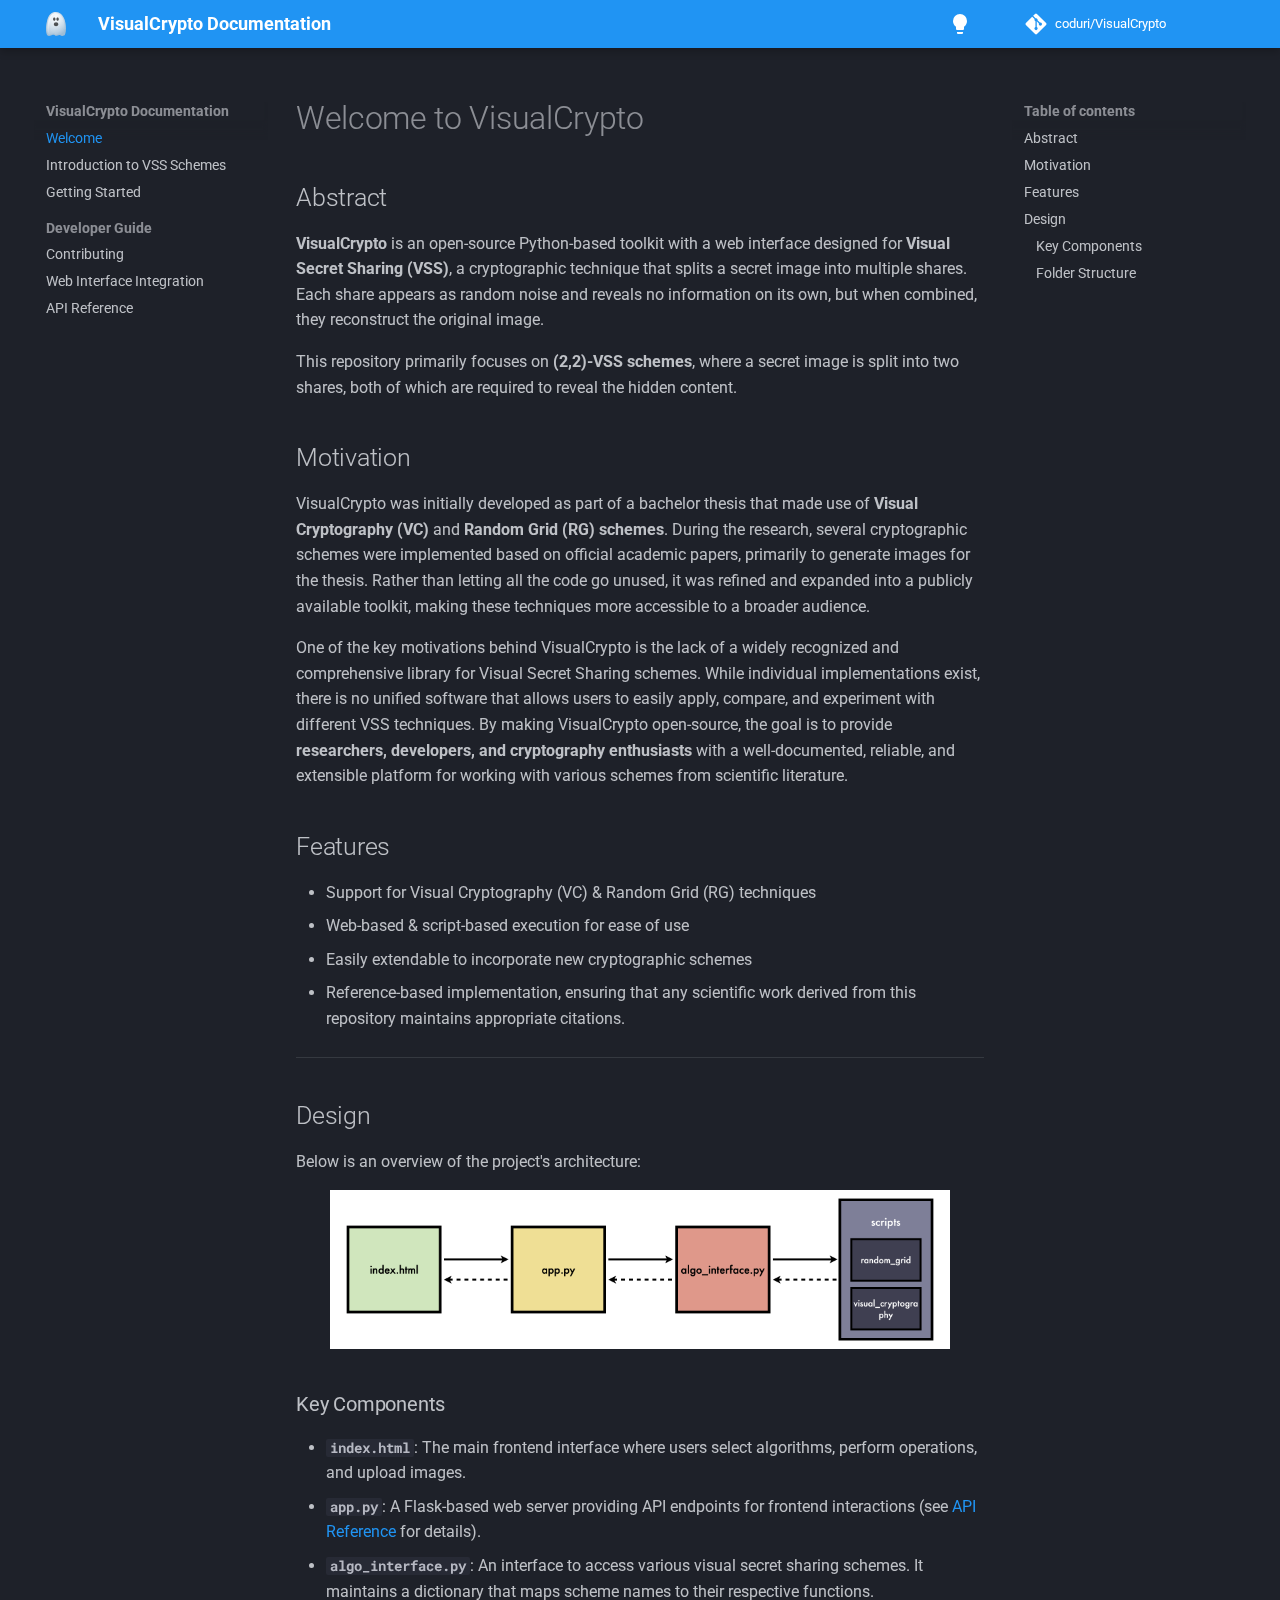
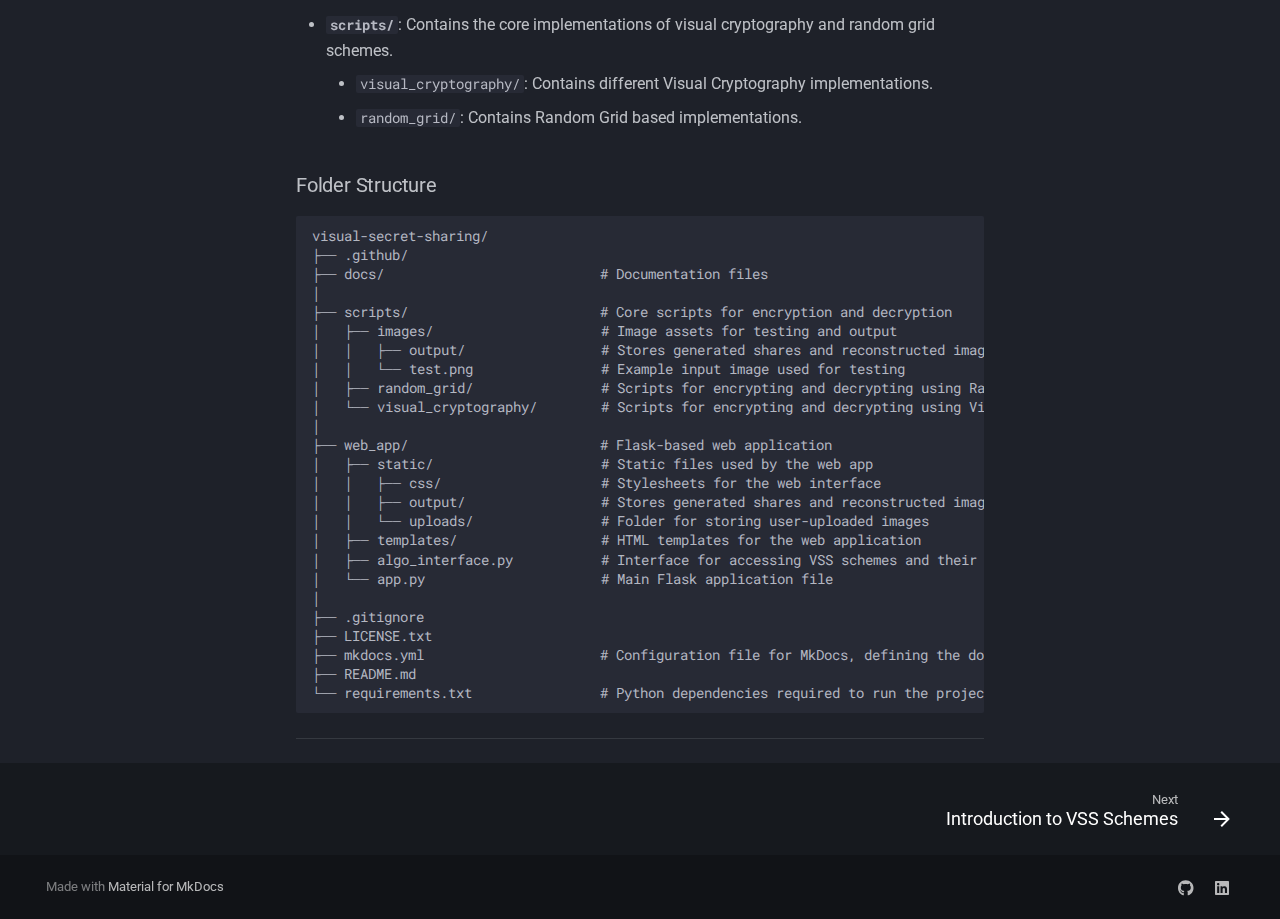
<file: index.html>
<!doctype html>
<html lang="en" class="no-js">
  <head>
    
      <meta charset="utf-8">
      <meta name="viewport" content="width=device-width,initial-scale=1">
      
        <meta name="description" content="Documentation of VisualCrypto, a repository containing a collection of Visual Cryptography and Random Grid schemes.">
      
      
        <meta name="author" content="Christian Coduri">
      
      
        <link rel="canonical" href="https://coduri.cc/">
      
      
      
        <link rel="next" href="pages/introductionVSS/">
      
      
      <link rel="icon" href="assets/ghost.svg">
      <meta name="generator" content="mkdocs-1.6.1, mkdocs-material-9.6.9">
    
    
      
        <title>VisualCrypto Documentation</title>
      
    
    
      <link rel="stylesheet" href="assets/stylesheets/main.4af4bdda.min.css">
      
        
        <link rel="stylesheet" href="assets/stylesheets/palette.06af60db.min.css">
      
      


    
    
      
    
    
      
        
        
        <link rel="preconnect" href="https://fonts.gstatic.com" crossorigin>
        <link rel="stylesheet" href="https://fonts.googleapis.com/css?family=Roboto:300,300i,400,400i,700,700i%7CRoboto+Mono:400,400i,700,700i&display=fallback">
        <style>:root{--md-text-font:"Roboto";--md-code-font:"Roboto Mono"}</style>
      
    
    
    <script>__md_scope=new URL(".",location),__md_hash=e=>[...e].reduce(((e,_)=>(e<<5)-e+_.charCodeAt(0)),0),__md_get=(e,_=localStorage,t=__md_scope)=>JSON.parse(_.getItem(t.pathname+"."+e)),__md_set=(e,_,t=localStorage,a=__md_scope)=>{try{t.setItem(a.pathname+"."+e,JSON.stringify(_))}catch(e){}}</script>
    
      

    
    
    
  </head>
  
  
    
    
      
    
    
    
    
    <body dir="ltr" data-md-color-scheme="slate" data-md-color-primary="blue" data-md-color-accent="indigo">
  
    
    <input class="md-toggle" data-md-toggle="drawer" type="checkbox" id="__drawer" autocomplete="off">
    <input class="md-toggle" data-md-toggle="search" type="checkbox" id="__search" autocomplete="off">
    <label class="md-overlay" for="__drawer"></label>
    <div data-md-component="skip">
      
        
        <a href="#welcome-to-visualcrypto" class="md-skip">
          Skip to content
        </a>
      
    </div>
    <div data-md-component="announce">
      
    </div>
    
    
      

  

<header class="md-header md-header--shadow" data-md-component="header">
  <nav class="md-header__inner md-grid" aria-label="Header">
    <a href="." title="VisualCrypto Documentation" class="md-header__button md-logo" aria-label="VisualCrypto Documentation" data-md-component="logo">
      
  <img src="assets/ghost.svg" alt="logo">

    </a>
    <label class="md-header__button md-icon" for="__drawer">
      
      <svg xmlns="http://www.w3.org/2000/svg" viewBox="0 0 24 24"><path d="M3 6h18v2H3zm0 5h18v2H3zm0 5h18v2H3z"/></svg>
    </label>
    <div class="md-header__title" data-md-component="header-title">
      <div class="md-header__ellipsis">
        <div class="md-header__topic">
          <span class="md-ellipsis">
            VisualCrypto Documentation
          </span>
        </div>
        <div class="md-header__topic" data-md-component="header-topic">
          <span class="md-ellipsis">
            
              Welcome
            
          </span>
        </div>
      </div>
    </div>
    
      
        <form class="md-header__option" data-md-component="palette">
  
    
    
    
    <input class="md-option" data-md-color-media="" data-md-color-scheme="slate" data-md-color-primary="blue" data-md-color-accent="indigo"  aria-label="Switch to light mode"  type="radio" name="__palette" id="__palette_0">
    
      <label class="md-header__button md-icon" title="Switch to light mode" for="__palette_1" hidden>
        <svg xmlns="http://www.w3.org/2000/svg" viewBox="0 0 24 24"><path d="M12 2a7 7 0 0 0-7 7c0 2.38 1.19 4.47 3 5.74V17a1 1 0 0 0 1 1h6a1 1 0 0 0 1-1v-2.26c1.81-1.27 3-3.36 3-5.74a7 7 0 0 0-7-7M9 21a1 1 0 0 0 1 1h4a1 1 0 0 0 1-1v-1H9z"/></svg>
      </label>
    
  
    
    
    
    <input class="md-option" data-md-color-media="" data-md-color-scheme="default" data-md-color-primary="blue" data-md-color-accent="indigo"  aria-label="Switch to dark mode"  type="radio" name="__palette" id="__palette_1">
    
      <label class="md-header__button md-icon" title="Switch to dark mode" for="__palette_0" hidden>
        <svg xmlns="http://www.w3.org/2000/svg" viewBox="0 0 24 24"><path d="M12 2a7 7 0 0 1 7 7c0 2.38-1.19 4.47-3 5.74V17a1 1 0 0 1-1 1H9a1 1 0 0 1-1-1v-2.26C6.19 13.47 5 11.38 5 9a7 7 0 0 1 7-7M9 21v-1h6v1a1 1 0 0 1-1 1h-4a1 1 0 0 1-1-1m3-17a5 5 0 0 0-5 5c0 2.05 1.23 3.81 3 4.58V16h4v-2.42c1.77-.77 3-2.53 3-4.58a5 5 0 0 0-5-5"/></svg>
      </label>
    
  
</form>
      
    
    
      <script>var palette=__md_get("__palette");if(palette&&palette.color){if("(prefers-color-scheme)"===palette.color.media){var media=matchMedia("(prefers-color-scheme: light)"),input=document.querySelector(media.matches?"[data-md-color-media='(prefers-color-scheme: light)']":"[data-md-color-media='(prefers-color-scheme: dark)']");palette.color.media=input.getAttribute("data-md-color-media"),palette.color.scheme=input.getAttribute("data-md-color-scheme"),palette.color.primary=input.getAttribute("data-md-color-primary"),palette.color.accent=input.getAttribute("data-md-color-accent")}for(var[key,value]of Object.entries(palette.color))document.body.setAttribute("data-md-color-"+key,value)}</script>
    
    
    
    
      <div class="md-header__source">
        <a href="https://github.com/coduri/VisualCrypto" title="Go to repository" class="md-source" data-md-component="source">
  <div class="md-source__icon md-icon">
    
    <svg xmlns="http://www.w3.org/2000/svg" viewBox="0 0 448 512"><!--! Font Awesome Free 6.7.2 by @fontawesome - https://fontawesome.com License - https://fontawesome.com/license/free (Icons: CC BY 4.0, Fonts: SIL OFL 1.1, Code: MIT License) Copyright 2024 Fonticons, Inc.--><path d="M439.55 236.05 244 40.45a28.87 28.87 0 0 0-40.81 0l-40.66 40.63 51.52 51.52c27.06-9.14 52.68 16.77 43.39 43.68l49.66 49.66c34.23-11.8 61.18 31 35.47 56.69-26.49 26.49-70.21-2.87-56-37.34L240.22 199v121.85c25.3 12.54 22.26 41.85 9.08 55a34.34 34.34 0 0 1-48.55 0c-17.57-17.6-11.07-46.91 11.25-56v-123c-20.8-8.51-24.6-30.74-18.64-45L142.57 101 8.45 235.14a28.86 28.86 0 0 0 0 40.81l195.61 195.6a28.86 28.86 0 0 0 40.8 0l194.69-194.69a28.86 28.86 0 0 0 0-40.81"/></svg>
  </div>
  <div class="md-source__repository">
    coduri/VisualCrypto
  </div>
</a>
      </div>
    
  </nav>
  
</header>
    
    <div class="md-container" data-md-component="container">
      
      
        
          
        
      
      <main class="md-main" data-md-component="main">
        <div class="md-main__inner md-grid">
          
            
              
              <div class="md-sidebar md-sidebar--primary" data-md-component="sidebar" data-md-type="navigation" >
                <div class="md-sidebar__scrollwrap">
                  <div class="md-sidebar__inner">
                    



<nav class="md-nav md-nav--primary" aria-label="Navigation" data-md-level="0">
  <label class="md-nav__title" for="__drawer">
    <a href="." title="VisualCrypto Documentation" class="md-nav__button md-logo" aria-label="VisualCrypto Documentation" data-md-component="logo">
      
  <img src="assets/ghost.svg" alt="logo">

    </a>
    VisualCrypto Documentation
  </label>
  
    <div class="md-nav__source">
      <a href="https://github.com/coduri/VisualCrypto" title="Go to repository" class="md-source" data-md-component="source">
  <div class="md-source__icon md-icon">
    
    <svg xmlns="http://www.w3.org/2000/svg" viewBox="0 0 448 512"><!--! Font Awesome Free 6.7.2 by @fontawesome - https://fontawesome.com License - https://fontawesome.com/license/free (Icons: CC BY 4.0, Fonts: SIL OFL 1.1, Code: MIT License) Copyright 2024 Fonticons, Inc.--><path d="M439.55 236.05 244 40.45a28.87 28.87 0 0 0-40.81 0l-40.66 40.63 51.52 51.52c27.06-9.14 52.68 16.77 43.39 43.68l49.66 49.66c34.23-11.8 61.18 31 35.47 56.69-26.49 26.49-70.21-2.87-56-37.34L240.22 199v121.85c25.3 12.54 22.26 41.85 9.08 55a34.34 34.34 0 0 1-48.55 0c-17.57-17.6-11.07-46.91 11.25-56v-123c-20.8-8.51-24.6-30.74-18.64-45L142.57 101 8.45 235.14a28.86 28.86 0 0 0 0 40.81l195.61 195.6a28.86 28.86 0 0 0 40.8 0l194.69-194.69a28.86 28.86 0 0 0 0-40.81"/></svg>
  </div>
  <div class="md-source__repository">
    coduri/VisualCrypto
  </div>
</a>
    </div>
  
  <ul class="md-nav__list" data-md-scrollfix>
    
      
      
  
  
    
  
  
  
    <li class="md-nav__item md-nav__item--active">
      
      <input class="md-nav__toggle md-toggle" type="checkbox" id="__toc">
      
      
        
      
      
        <label class="md-nav__link md-nav__link--active" for="__toc">
          
  
  <span class="md-ellipsis">
    Welcome
    
  </span>
  

          <span class="md-nav__icon md-icon"></span>
        </label>
      
      <a href="." class="md-nav__link md-nav__link--active">
        
  
  <span class="md-ellipsis">
    Welcome
    
  </span>
  

      </a>
      
        

<nav class="md-nav md-nav--secondary" aria-label="Table of contents">
  
  
  
    
  
  
    <label class="md-nav__title" for="__toc">
      <span class="md-nav__icon md-icon"></span>
      Table of contents
    </label>
    <ul class="md-nav__list" data-md-component="toc" data-md-scrollfix>
      
        <li class="md-nav__item">
  <a href="#abstract" class="md-nav__link">
    <span class="md-ellipsis">
      Abstract
    </span>
  </a>
  
</li>
      
        <li class="md-nav__item">
  <a href="#motivation" class="md-nav__link">
    <span class="md-ellipsis">
      Motivation
    </span>
  </a>
  
</li>
      
        <li class="md-nav__item">
  <a href="#features" class="md-nav__link">
    <span class="md-ellipsis">
      Features
    </span>
  </a>
  
</li>
      
        <li class="md-nav__item">
  <a href="#design" class="md-nav__link">
    <span class="md-ellipsis">
      Design
    </span>
  </a>
  
    <nav class="md-nav" aria-label="Design">
      <ul class="md-nav__list">
        
          <li class="md-nav__item">
  <a href="#key-components" class="md-nav__link">
    <span class="md-ellipsis">
      Key Components
    </span>
  </a>
  
</li>
        
          <li class="md-nav__item">
  <a href="#folder-structure" class="md-nav__link">
    <span class="md-ellipsis">
      Folder Structure
    </span>
  </a>
  
</li>
        
      </ul>
    </nav>
  
</li>
      
    </ul>
  
</nav>
      
    </li>
  

    
      
      
  
  
  
  
    <li class="md-nav__item">
      <a href="pages/introductionVSS/" class="md-nav__link">
        
  
  <span class="md-ellipsis">
    Introduction to VSS Schemes
    
  </span>
  

      </a>
    </li>
  

    
      
      
  
  
  
  
    <li class="md-nav__item">
      <a href="pages/getting_started/" class="md-nav__link">
        
  
  <span class="md-ellipsis">
    Getting Started
    
  </span>
  

      </a>
    </li>
  

    
      
      
  
  
  
  
    
    
    
      
        
        
      
    
    
    <li class="md-nav__item md-nav__item--section md-nav__item--nested">
      
        
        
        <input class="md-nav__toggle md-toggle " type="checkbox" id="__nav_4" >
        
          
          <label class="md-nav__link" for="__nav_4" id="__nav_4_label" tabindex="">
            
  
  <span class="md-ellipsis">
    Developer Guide
    
  </span>
  

            <span class="md-nav__icon md-icon"></span>
          </label>
        
        <nav class="md-nav" data-md-level="1" aria-labelledby="__nav_4_label" aria-expanded="false">
          <label class="md-nav__title" for="__nav_4">
            <span class="md-nav__icon md-icon"></span>
            Developer Guide
          </label>
          <ul class="md-nav__list" data-md-scrollfix>
            
              
                
  
  
  
  
    <li class="md-nav__item">
      <a href="pages/contributing/" class="md-nav__link">
        
  
  <span class="md-ellipsis">
    Contributing
    
  </span>
  

      </a>
    </li>
  

              
            
              
                
  
  
  
  
    <li class="md-nav__item">
      <a href="pages/web_interface_integration/" class="md-nav__link">
        
  
  <span class="md-ellipsis">
    Web Interface Integration
    
  </span>
  

      </a>
    </li>
  

              
            
              
                
  
  
  
  
    <li class="md-nav__item">
      <a href="pages/api_reference/" class="md-nav__link">
        
  
  <span class="md-ellipsis">
    API Reference
    
  </span>
  

      </a>
    </li>
  

              
            
          </ul>
        </nav>
      
    </li>
  

    
  </ul>
</nav>
                  </div>
                </div>
              </div>
            
            
              
              <div class="md-sidebar md-sidebar--secondary" data-md-component="sidebar" data-md-type="toc" >
                <div class="md-sidebar__scrollwrap">
                  <div class="md-sidebar__inner">
                    

<nav class="md-nav md-nav--secondary" aria-label="Table of contents">
  
  
  
    
  
  
    <label class="md-nav__title" for="__toc">
      <span class="md-nav__icon md-icon"></span>
      Table of contents
    </label>
    <ul class="md-nav__list" data-md-component="toc" data-md-scrollfix>
      
        <li class="md-nav__item">
  <a href="#abstract" class="md-nav__link">
    <span class="md-ellipsis">
      Abstract
    </span>
  </a>
  
</li>
      
        <li class="md-nav__item">
  <a href="#motivation" class="md-nav__link">
    <span class="md-ellipsis">
      Motivation
    </span>
  </a>
  
</li>
      
        <li class="md-nav__item">
  <a href="#features" class="md-nav__link">
    <span class="md-ellipsis">
      Features
    </span>
  </a>
  
</li>
      
        <li class="md-nav__item">
  <a href="#design" class="md-nav__link">
    <span class="md-ellipsis">
      Design
    </span>
  </a>
  
    <nav class="md-nav" aria-label="Design">
      <ul class="md-nav__list">
        
          <li class="md-nav__item">
  <a href="#key-components" class="md-nav__link">
    <span class="md-ellipsis">
      Key Components
    </span>
  </a>
  
</li>
        
          <li class="md-nav__item">
  <a href="#folder-structure" class="md-nav__link">
    <span class="md-ellipsis">
      Folder Structure
    </span>
  </a>
  
</li>
        
      </ul>
    </nav>
  
</li>
      
    </ul>
  
</nav>
                  </div>
                </div>
              </div>
            
          
          
            <div class="md-content" data-md-component="content">
              <article class="md-content__inner md-typeset">
                
                  


  
  


<h1 id="welcome-to-visualcrypto">Welcome to VisualCrypto</h1>
<h2 id="abstract">Abstract</h2>
<p><strong>VisualCrypto</strong> is an open-source Python-based toolkit with a web interface designed for <strong>Visual Secret Sharing (VSS)</strong>, a cryptographic technique that splits a secret image into multiple shares. Each share appears as random noise and reveals no information on its own, but when combined, they reconstruct the original image.</p>
<p>This repository primarily focuses on <strong>(2,2)-VSS schemes</strong>, where a secret image is split into two shares, both of which are required to reveal the hidden content.</p>
<h2 id="motivation">Motivation</h2>
<p>VisualCrypto was initially developed as part of a bachelor thesis that made use of <strong>Visual Cryptography (VC)</strong> and <strong>Random Grid (RG) schemes</strong>. During the research, several cryptographic schemes were implemented based on official academic papers, primarily to generate images for the thesis. Rather than letting all the code go unused, it was refined and expanded into a publicly available toolkit, making these techniques more accessible to a broader audience.  </p>
<p>One of the key motivations behind VisualCrypto is the lack of a widely recognized and comprehensive library for Visual Secret Sharing schemes. While individual implementations exist, there is no unified software that allows users to easily apply, compare, and experiment with different VSS techniques. By making VisualCrypto open-source, the goal is to provide <strong>researchers, developers, and cryptography enthusiasts</strong> with a well-documented, reliable, and extensible platform for working with various schemes from scientific literature.</p>
<h2 id="features">Features</h2>
<ul>
<li>Support for Visual Cryptography (VC) &amp; Random Grid (RG) techniques</li>
<li>Web-based &amp; script-based execution for ease of use</li>
<li>Easily extendable to incorporate new cryptographic schemes</li>
<li>Reference-based implementation, ensuring that any scientific work derived from this repository maintains appropriate citations.</li>
</ul>
<hr />
<h2 id="design">Design</h2>
<p>Below is an overview of the project's architecture:</p>
<div align="center">
    <img src="assets/design.png" alt="Project Structure" width="90%"> 
</div>

<h3 id="key-components">Key Components</h3>
<ul>
<li><strong><code>index.html</code></strong>: The main frontend interface where users select algorithms, perform operations, and upload images.</li>
<li><strong><code>app.py</code></strong>: A Flask-based web server providing API endpoints for frontend interactions (see <a href="pages/api_reference/">API Reference</a> for details).</li>
<li><strong><code>algo_interface.py</code></strong>: An interface to access various visual secret sharing schemes. It maintains a dictionary that maps scheme names to their respective functions.</li>
<li><strong><code>scripts/</code></strong>: Contains the core implementations of visual cryptography and random grid schemes.<ul>
<li><code>visual_cryptography/</code>: Contains different Visual Cryptography implementations.</li>
<li><code>random_grid/</code>: Contains Random Grid based implementations.</li>
</ul>
</li>
</ul>
<h3 id="folder-structure">Folder Structure</h3>
<div class="highlight"><pre><span></span><code>visual-secret-sharing/
├── .github/
├── docs/                           # Documentation files
│
├── scripts/                        # Core scripts for encryption and decryption
│   ├── images/                     # Image assets for testing and output
│   │   ├── output/                 # Stores generated shares and reconstructed images (when using CLI)
│   │   └── test.png                # Example input image used for testing
│   ├── random_grid/                # Scripts for encrypting and decrypting using Random Grid schemes
│   └── visual_cryptography/        # Scripts for encrypting and decrypting using Visual Cryptography schemes
│
├── web_app/                        # Flask-based web application
│   ├── static/                     # Static files used by the web app
│   │   ├── css/                    # Stylesheets for the web interface
│   │   ├── output/                 # Stores generated shares and reconstructed images (when using GUI)
│   │   └── uploads/                # Folder for storing user-uploaded images
│   ├── templates/                  # HTML templates for the web application
│   ├── algo_interface.py           # Interface for accessing VSS schemes and their corresponding functions
│   └── app.py                      # Main Flask application file
│
├── .gitignore
├── LICENSE.txt
├── mkdocs.yml                      # Configuration file for MkDocs, defining the documentation structure
├── README.md
└── requirements.txt                # Python dependencies required to run the project
</code></pre></div>
<hr />












                
              </article>
            </div>
          
          
<script>var target=document.getElementById(location.hash.slice(1));target&&target.name&&(target.checked=target.name.startsWith("__tabbed_"))</script>
        </div>
        
      </main>
      
        <footer class="md-footer">
  
    
      
      <nav class="md-footer__inner md-grid" aria-label="Footer" >
        
        
          
          <a href="pages/introductionVSS/" class="md-footer__link md-footer__link--next" aria-label="Next: Introduction to VSS Schemes">
            <div class="md-footer__title">
              <span class="md-footer__direction">
                Next
              </span>
              <div class="md-ellipsis">
                Introduction to VSS Schemes
              </div>
            </div>
            <div class="md-footer__button md-icon">
              
              <svg xmlns="http://www.w3.org/2000/svg" viewBox="0 0 24 24"><path d="M4 11v2h12l-5.5 5.5 1.42 1.42L19.84 12l-7.92-7.92L10.5 5.5 16 11z"/></svg>
            </div>
          </a>
        
      </nav>
    
  
  <div class="md-footer-meta md-typeset">
    <div class="md-footer-meta__inner md-grid">
      <div class="md-copyright">
  
  
    Made with
    <a href="https://squidfunk.github.io/mkdocs-material/" target="_blank" rel="noopener">
      Material for MkDocs
    </a>
  
</div>
      
        <div class="md-social">
  
    
    
    
    
      
      
    
    <a href="https://github.com/coduri" target="_blank" rel="noopener" title="github.com" class="md-social__link">
      <svg xmlns="http://www.w3.org/2000/svg" viewBox="0 0 496 512"><!--! Font Awesome Free 6.7.2 by @fontawesome - https://fontawesome.com License - https://fontawesome.com/license/free (Icons: CC BY 4.0, Fonts: SIL OFL 1.1, Code: MIT License) Copyright 2024 Fonticons, Inc.--><path d="M165.9 397.4c0 2-2.3 3.6-5.2 3.6-3.3.3-5.6-1.3-5.6-3.6 0-2 2.3-3.6 5.2-3.6 3-.3 5.6 1.3 5.6 3.6m-31.1-4.5c-.7 2 1.3 4.3 4.3 4.9 2.6 1 5.6 0 6.2-2s-1.3-4.3-4.3-5.2c-2.6-.7-5.5.3-6.2 2.3m44.2-1.7c-2.9.7-4.9 2.6-4.6 4.9.3 2 2.9 3.3 5.9 2.6 2.9-.7 4.9-2.6 4.6-4.6-.3-1.9-3-3.2-5.9-2.9M244.8 8C106.1 8 0 113.3 0 252c0 110.9 69.8 205.8 169.5 239.2 12.8 2.3 17.3-5.6 17.3-12.1 0-6.2-.3-40.4-.3-61.4 0 0-70 15-84.7-29.8 0 0-11.4-29.1-27.8-36.6 0 0-22.9-15.7 1.6-15.4 0 0 24.9 2 38.6 25.8 21.9 38.6 58.6 27.5 72.9 20.9 2.3-16 8.8-27.1 16-33.7-55.9-6.2-112.3-14.3-112.3-110.5 0-27.5 7.6-41.3 23.6-58.9-2.6-6.5-11.1-33.3 2.6-67.9 20.9-6.5 69 27 69 27 20-5.6 41.5-8.5 62.8-8.5s42.8 2.9 62.8 8.5c0 0 48.1-33.6 69-27 13.7 34.7 5.2 61.4 2.6 67.9 16 17.7 25.8 31.5 25.8 58.9 0 96.5-58.9 104.2-114.8 110.5 9.2 7.9 17 22.9 17 46.4 0 33.7-.3 75.4-.3 83.6 0 6.5 4.6 14.4 17.3 12.1C428.2 457.8 496 362.9 496 252 496 113.3 383.5 8 244.8 8M97.2 352.9c-1.3 1-1 3.3.7 5.2 1.6 1.6 3.9 2.3 5.2 1 1.3-1 1-3.3-.7-5.2-1.6-1.6-3.9-2.3-5.2-1m-10.8-8.1c-.7 1.3.3 2.9 2.3 3.9 1.6 1 3.6.7 4.3-.7.7-1.3-.3-2.9-2.3-3.9-2-.6-3.6-.3-4.3.7m32.4 35.6c-1.6 1.3-1 4.3 1.3 6.2 2.3 2.3 5.2 2.6 6.5 1 1.3-1.3.7-4.3-1.3-6.2-2.2-2.3-5.2-2.6-6.5-1m-11.4-14.7c-1.6 1-1.6 3.6 0 5.9s4.3 3.3 5.6 2.3c1.6-1.3 1.6-3.9 0-6.2-1.4-2.3-4-3.3-5.6-2"/></svg>
    </a>
  
    
    
    
    
      
      
    
    <a href="https://www.linkedin.com/in/christiancoduri/" target="_blank" rel="noopener" title="www.linkedin.com" class="md-social__link">
      <svg xmlns="http://www.w3.org/2000/svg" viewBox="0 0 448 512"><!--! Font Awesome Free 6.7.2 by @fontawesome - https://fontawesome.com License - https://fontawesome.com/license/free (Icons: CC BY 4.0, Fonts: SIL OFL 1.1, Code: MIT License) Copyright 2024 Fonticons, Inc.--><path d="M416 32H31.9C14.3 32 0 46.5 0 64.3v383.4C0 465.5 14.3 480 31.9 480H416c17.6 0 32-14.5 32-32.3V64.3c0-17.8-14.4-32.3-32-32.3M135.4 416H69V202.2h66.5V416zm-33.2-243c-21.3 0-38.5-17.3-38.5-38.5S80.9 96 102.2 96c21.2 0 38.5 17.3 38.5 38.5 0 21.3-17.2 38.5-38.5 38.5m282.1 243h-66.4V312c0-24.8-.5-56.7-34.5-56.7-34.6 0-39.9 27-39.9 54.9V416h-66.4V202.2h63.7v29.2h.9c8.9-16.8 30.6-34.5 62.9-34.5 67.2 0 79.7 44.3 79.7 101.9z"/></svg>
    </a>
  
</div>
      
    </div>
  </div>
</footer>
      
    </div>
    <div class="md-dialog" data-md-component="dialog">
      <div class="md-dialog__inner md-typeset"></div>
    </div>
    
    
    <script id="__config" type="application/json">{"base": ".", "features": ["navigation.instant", "navigation.sections", "navigation.instant.prefetch", "navigation.footer"], "search": "assets/javascripts/workers/search.f8cc74c7.min.js", "translations": {"clipboard.copied": "Copied to clipboard", "clipboard.copy": "Copy to clipboard", "search.result.more.one": "1 more on this page", "search.result.more.other": "# more on this page", "search.result.none": "No matching documents", "search.result.one": "1 matching document", "search.result.other": "# matching documents", "search.result.placeholder": "Type to start searching", "search.result.term.missing": "Missing", "select.version": "Select version"}}</script>
    
    
      <script src="assets/javascripts/bundle.c8b220af.min.js"></script>
      
    
  </body>
</html>
</file>
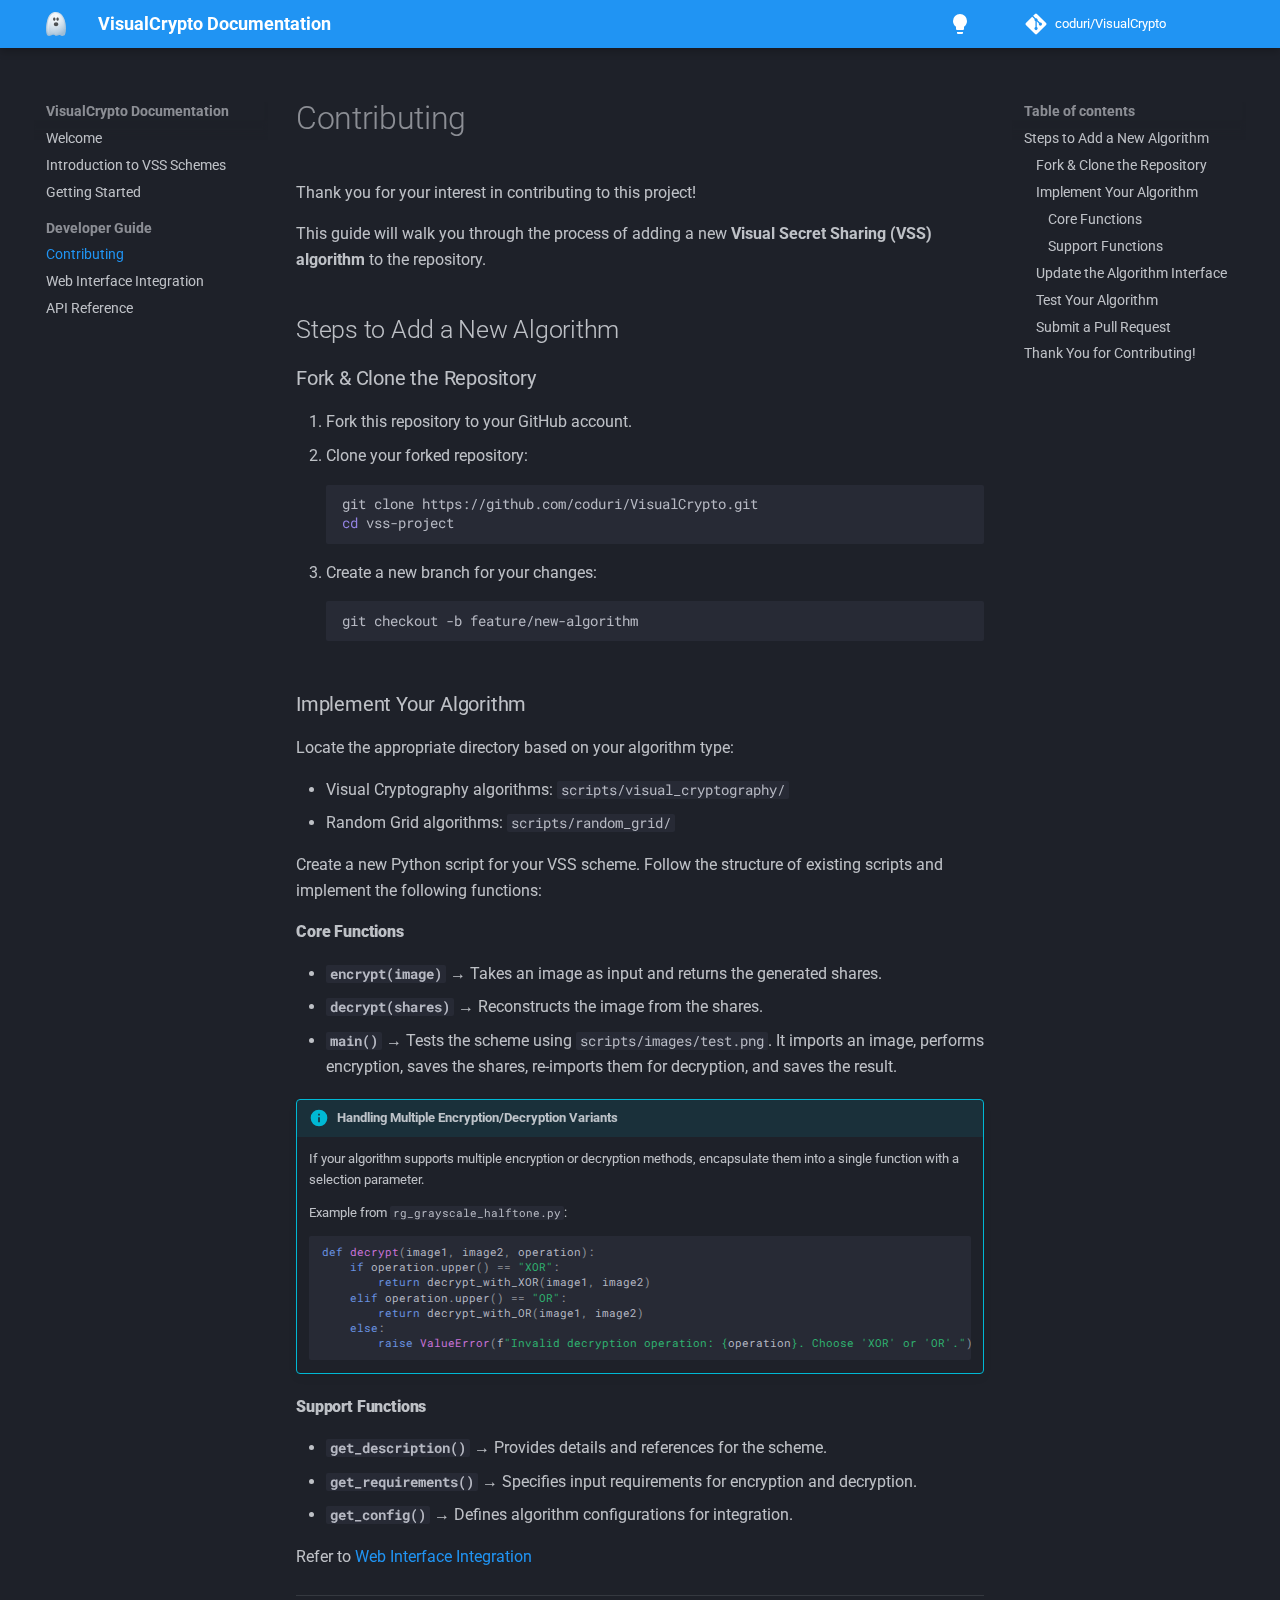
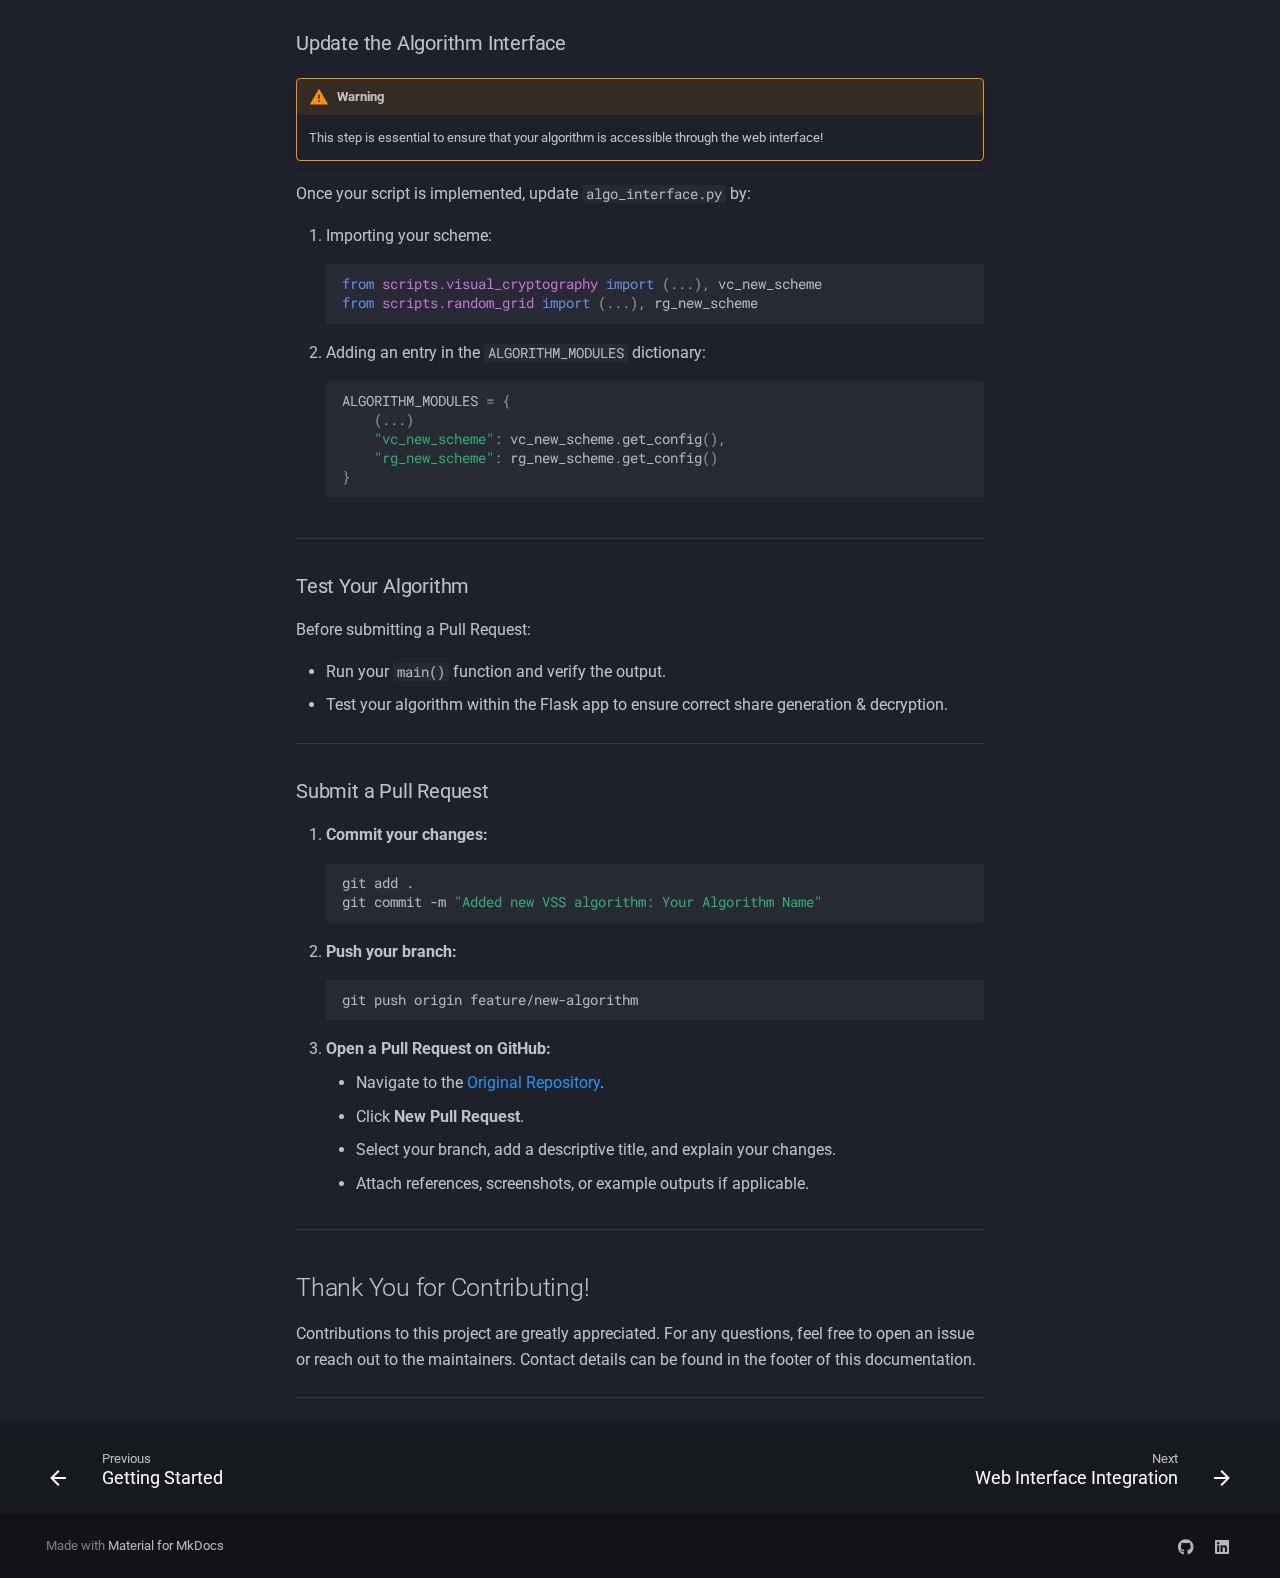
<file: pages/contributing/index.html>
<!doctype html>
<html lang="en" class="no-js">
  <head>
    
      <meta charset="utf-8">
      <meta name="viewport" content="width=device-width,initial-scale=1">
      
        <meta name="description" content="Documentation of VisualCrypto, a repository containing a collection of Visual Cryptography and Random Grid schemes.">
      
      
        <meta name="author" content="Christian Coduri">
      
      
        <link rel="canonical" href="https://coduri.cc/pages/contributing/">
      
      
        <link rel="prev" href="../getting_started/">
      
      
        <link rel="next" href="../web_interface_integration/">
      
      
      <link rel="icon" href="../../assets/ghost.svg">
      <meta name="generator" content="mkdocs-1.6.1, mkdocs-material-9.6.9">
    
    
      
        <title>Contributing - VisualCrypto Documentation</title>
      
    
    
      <link rel="stylesheet" href="../../assets/stylesheets/main.4af4bdda.min.css">
      
        
        <link rel="stylesheet" href="../../assets/stylesheets/palette.06af60db.min.css">
      
      


    
    
      
    
    
      
        
        
        <link rel="preconnect" href="https://fonts.gstatic.com" crossorigin>
        <link rel="stylesheet" href="https://fonts.googleapis.com/css?family=Roboto:300,300i,400,400i,700,700i%7CRoboto+Mono:400,400i,700,700i&display=fallback">
        <style>:root{--md-text-font:"Roboto";--md-code-font:"Roboto Mono"}</style>
      
    
    
    <script>__md_scope=new URL("../..",location),__md_hash=e=>[...e].reduce(((e,_)=>(e<<5)-e+_.charCodeAt(0)),0),__md_get=(e,_=localStorage,t=__md_scope)=>JSON.parse(_.getItem(t.pathname+"."+e)),__md_set=(e,_,t=localStorage,a=__md_scope)=>{try{t.setItem(a.pathname+"."+e,JSON.stringify(_))}catch(e){}}</script>
    
      

    
    
    
  </head>
  
  
    
    
      
    
    
    
    
    <body dir="ltr" data-md-color-scheme="slate" data-md-color-primary="blue" data-md-color-accent="indigo">
  
    
    <input class="md-toggle" data-md-toggle="drawer" type="checkbox" id="__drawer" autocomplete="off">
    <input class="md-toggle" data-md-toggle="search" type="checkbox" id="__search" autocomplete="off">
    <label class="md-overlay" for="__drawer"></label>
    <div data-md-component="skip">
      
        
        <a href="#contributing" class="md-skip">
          Skip to content
        </a>
      
    </div>
    <div data-md-component="announce">
      
    </div>
    
    
      

  

<header class="md-header md-header--shadow" data-md-component="header">
  <nav class="md-header__inner md-grid" aria-label="Header">
    <a href="../.." title="VisualCrypto Documentation" class="md-header__button md-logo" aria-label="VisualCrypto Documentation" data-md-component="logo">
      
  <img src="../../assets/ghost.svg" alt="logo">

    </a>
    <label class="md-header__button md-icon" for="__drawer">
      
      <svg xmlns="http://www.w3.org/2000/svg" viewBox="0 0 24 24"><path d="M3 6h18v2H3zm0 5h18v2H3zm0 5h18v2H3z"/></svg>
    </label>
    <div class="md-header__title" data-md-component="header-title">
      <div class="md-header__ellipsis">
        <div class="md-header__topic">
          <span class="md-ellipsis">
            VisualCrypto Documentation
          </span>
        </div>
        <div class="md-header__topic" data-md-component="header-topic">
          <span class="md-ellipsis">
            
              Contributing
            
          </span>
        </div>
      </div>
    </div>
    
      
        <form class="md-header__option" data-md-component="palette">
  
    
    
    
    <input class="md-option" data-md-color-media="" data-md-color-scheme="slate" data-md-color-primary="blue" data-md-color-accent="indigo"  aria-label="Switch to light mode"  type="radio" name="__palette" id="__palette_0">
    
      <label class="md-header__button md-icon" title="Switch to light mode" for="__palette_1" hidden>
        <svg xmlns="http://www.w3.org/2000/svg" viewBox="0 0 24 24"><path d="M12 2a7 7 0 0 0-7 7c0 2.38 1.19 4.47 3 5.74V17a1 1 0 0 0 1 1h6a1 1 0 0 0 1-1v-2.26c1.81-1.27 3-3.36 3-5.74a7 7 0 0 0-7-7M9 21a1 1 0 0 0 1 1h4a1 1 0 0 0 1-1v-1H9z"/></svg>
      </label>
    
  
    
    
    
    <input class="md-option" data-md-color-media="" data-md-color-scheme="default" data-md-color-primary="blue" data-md-color-accent="indigo"  aria-label="Switch to dark mode"  type="radio" name="__palette" id="__palette_1">
    
      <label class="md-header__button md-icon" title="Switch to dark mode" for="__palette_0" hidden>
        <svg xmlns="http://www.w3.org/2000/svg" viewBox="0 0 24 24"><path d="M12 2a7 7 0 0 1 7 7c0 2.38-1.19 4.47-3 5.74V17a1 1 0 0 1-1 1H9a1 1 0 0 1-1-1v-2.26C6.19 13.47 5 11.38 5 9a7 7 0 0 1 7-7M9 21v-1h6v1a1 1 0 0 1-1 1h-4a1 1 0 0 1-1-1m3-17a5 5 0 0 0-5 5c0 2.05 1.23 3.81 3 4.58V16h4v-2.42c1.77-.77 3-2.53 3-4.58a5 5 0 0 0-5-5"/></svg>
      </label>
    
  
</form>
      
    
    
      <script>var palette=__md_get("__palette");if(palette&&palette.color){if("(prefers-color-scheme)"===palette.color.media){var media=matchMedia("(prefers-color-scheme: light)"),input=document.querySelector(media.matches?"[data-md-color-media='(prefers-color-scheme: light)']":"[data-md-color-media='(prefers-color-scheme: dark)']");palette.color.media=input.getAttribute("data-md-color-media"),palette.color.scheme=input.getAttribute("data-md-color-scheme"),palette.color.primary=input.getAttribute("data-md-color-primary"),palette.color.accent=input.getAttribute("data-md-color-accent")}for(var[key,value]of Object.entries(palette.color))document.body.setAttribute("data-md-color-"+key,value)}</script>
    
    
    
    
      <div class="md-header__source">
        <a href="https://github.com/coduri/VisualCrypto" title="Go to repository" class="md-source" data-md-component="source">
  <div class="md-source__icon md-icon">
    
    <svg xmlns="http://www.w3.org/2000/svg" viewBox="0 0 448 512"><!--! Font Awesome Free 6.7.2 by @fontawesome - https://fontawesome.com License - https://fontawesome.com/license/free (Icons: CC BY 4.0, Fonts: SIL OFL 1.1, Code: MIT License) Copyright 2024 Fonticons, Inc.--><path d="M439.55 236.05 244 40.45a28.87 28.87 0 0 0-40.81 0l-40.66 40.63 51.52 51.52c27.06-9.14 52.68 16.77 43.39 43.68l49.66 49.66c34.23-11.8 61.18 31 35.47 56.69-26.49 26.49-70.21-2.87-56-37.34L240.22 199v121.85c25.3 12.54 22.26 41.85 9.08 55a34.34 34.34 0 0 1-48.55 0c-17.57-17.6-11.07-46.91 11.25-56v-123c-20.8-8.51-24.6-30.74-18.64-45L142.57 101 8.45 235.14a28.86 28.86 0 0 0 0 40.81l195.61 195.6a28.86 28.86 0 0 0 40.8 0l194.69-194.69a28.86 28.86 0 0 0 0-40.81"/></svg>
  </div>
  <div class="md-source__repository">
    coduri/VisualCrypto
  </div>
</a>
      </div>
    
  </nav>
  
</header>
    
    <div class="md-container" data-md-component="container">
      
      
        
          
        
      
      <main class="md-main" data-md-component="main">
        <div class="md-main__inner md-grid">
          
            
              
              <div class="md-sidebar md-sidebar--primary" data-md-component="sidebar" data-md-type="navigation" >
                <div class="md-sidebar__scrollwrap">
                  <div class="md-sidebar__inner">
                    



<nav class="md-nav md-nav--primary" aria-label="Navigation" data-md-level="0">
  <label class="md-nav__title" for="__drawer">
    <a href="../.." title="VisualCrypto Documentation" class="md-nav__button md-logo" aria-label="VisualCrypto Documentation" data-md-component="logo">
      
  <img src="../../assets/ghost.svg" alt="logo">

    </a>
    VisualCrypto Documentation
  </label>
  
    <div class="md-nav__source">
      <a href="https://github.com/coduri/VisualCrypto" title="Go to repository" class="md-source" data-md-component="source">
  <div class="md-source__icon md-icon">
    
    <svg xmlns="http://www.w3.org/2000/svg" viewBox="0 0 448 512"><!--! Font Awesome Free 6.7.2 by @fontawesome - https://fontawesome.com License - https://fontawesome.com/license/free (Icons: CC BY 4.0, Fonts: SIL OFL 1.1, Code: MIT License) Copyright 2024 Fonticons, Inc.--><path d="M439.55 236.05 244 40.45a28.87 28.87 0 0 0-40.81 0l-40.66 40.63 51.52 51.52c27.06-9.14 52.68 16.77 43.39 43.68l49.66 49.66c34.23-11.8 61.18 31 35.47 56.69-26.49 26.49-70.21-2.87-56-37.34L240.22 199v121.85c25.3 12.54 22.26 41.85 9.08 55a34.34 34.34 0 0 1-48.55 0c-17.57-17.6-11.07-46.91 11.25-56v-123c-20.8-8.51-24.6-30.74-18.64-45L142.57 101 8.45 235.14a28.86 28.86 0 0 0 0 40.81l195.61 195.6a28.86 28.86 0 0 0 40.8 0l194.69-194.69a28.86 28.86 0 0 0 0-40.81"/></svg>
  </div>
  <div class="md-source__repository">
    coduri/VisualCrypto
  </div>
</a>
    </div>
  
  <ul class="md-nav__list" data-md-scrollfix>
    
      
      
  
  
  
  
    <li class="md-nav__item">
      <a href="../.." class="md-nav__link">
        
  
  <span class="md-ellipsis">
    Welcome
    
  </span>
  

      </a>
    </li>
  

    
      
      
  
  
  
  
    <li class="md-nav__item">
      <a href="../introductionVSS/" class="md-nav__link">
        
  
  <span class="md-ellipsis">
    Introduction to VSS Schemes
    
  </span>
  

      </a>
    </li>
  

    
      
      
  
  
  
  
    <li class="md-nav__item">
      <a href="../getting_started/" class="md-nav__link">
        
  
  <span class="md-ellipsis">
    Getting Started
    
  </span>
  

      </a>
    </li>
  

    
      
      
  
  
    
  
  
  
    
    
    
      
        
        
      
    
    
    <li class="md-nav__item md-nav__item--active md-nav__item--section md-nav__item--nested">
      
        
        
        <input class="md-nav__toggle md-toggle " type="checkbox" id="__nav_4" checked>
        
          
          <label class="md-nav__link" for="__nav_4" id="__nav_4_label" tabindex="">
            
  
  <span class="md-ellipsis">
    Developer Guide
    
  </span>
  

            <span class="md-nav__icon md-icon"></span>
          </label>
        
        <nav class="md-nav" data-md-level="1" aria-labelledby="__nav_4_label" aria-expanded="true">
          <label class="md-nav__title" for="__nav_4">
            <span class="md-nav__icon md-icon"></span>
            Developer Guide
          </label>
          <ul class="md-nav__list" data-md-scrollfix>
            
              
                
  
  
    
  
  
  
    <li class="md-nav__item md-nav__item--active">
      
      <input class="md-nav__toggle md-toggle" type="checkbox" id="__toc">
      
      
        
      
      
        <label class="md-nav__link md-nav__link--active" for="__toc">
          
  
  <span class="md-ellipsis">
    Contributing
    
  </span>
  

          <span class="md-nav__icon md-icon"></span>
        </label>
      
      <a href="./" class="md-nav__link md-nav__link--active">
        
  
  <span class="md-ellipsis">
    Contributing
    
  </span>
  

      </a>
      
        

<nav class="md-nav md-nav--secondary" aria-label="Table of contents">
  
  
  
    
  
  
    <label class="md-nav__title" for="__toc">
      <span class="md-nav__icon md-icon"></span>
      Table of contents
    </label>
    <ul class="md-nav__list" data-md-component="toc" data-md-scrollfix>
      
        <li class="md-nav__item">
  <a href="#steps-to-add-a-new-algorithm" class="md-nav__link">
    <span class="md-ellipsis">
      Steps to Add a New Algorithm
    </span>
  </a>
  
    <nav class="md-nav" aria-label="Steps to Add a New Algorithm">
      <ul class="md-nav__list">
        
          <li class="md-nav__item">
  <a href="#fork-clone-the-repository" class="md-nav__link">
    <span class="md-ellipsis">
      Fork &amp; Clone the Repository
    </span>
  </a>
  
</li>
        
          <li class="md-nav__item">
  <a href="#implement-your-algorithm" class="md-nav__link">
    <span class="md-ellipsis">
      Implement Your Algorithm
    </span>
  </a>
  
    <nav class="md-nav" aria-label="Implement Your Algorithm">
      <ul class="md-nav__list">
        
          <li class="md-nav__item">
  <a href="#core-functions" class="md-nav__link">
    <span class="md-ellipsis">
      Core Functions
    </span>
  </a>
  
</li>
        
          <li class="md-nav__item">
  <a href="#support-functions" class="md-nav__link">
    <span class="md-ellipsis">
      Support Functions
    </span>
  </a>
  
</li>
        
      </ul>
    </nav>
  
</li>
        
          <li class="md-nav__item">
  <a href="#update-the-algorithm-interface" class="md-nav__link">
    <span class="md-ellipsis">
      Update the Algorithm Interface
    </span>
  </a>
  
</li>
        
          <li class="md-nav__item">
  <a href="#test-your-algorithm" class="md-nav__link">
    <span class="md-ellipsis">
      Test Your Algorithm
    </span>
  </a>
  
</li>
        
          <li class="md-nav__item">
  <a href="#submit-a-pull-request" class="md-nav__link">
    <span class="md-ellipsis">
      Submit a Pull Request
    </span>
  </a>
  
</li>
        
      </ul>
    </nav>
  
</li>
      
        <li class="md-nav__item">
  <a href="#thank-you-for-contributing" class="md-nav__link">
    <span class="md-ellipsis">
      Thank You for Contributing!
    </span>
  </a>
  
</li>
      
    </ul>
  
</nav>
      
    </li>
  

              
            
              
                
  
  
  
  
    <li class="md-nav__item">
      <a href="../web_interface_integration/" class="md-nav__link">
        
  
  <span class="md-ellipsis">
    Web Interface Integration
    
  </span>
  

      </a>
    </li>
  

              
            
              
                
  
  
  
  
    <li class="md-nav__item">
      <a href="../api_reference/" class="md-nav__link">
        
  
  <span class="md-ellipsis">
    API Reference
    
  </span>
  

      </a>
    </li>
  

              
            
          </ul>
        </nav>
      
    </li>
  

    
  </ul>
</nav>
                  </div>
                </div>
              </div>
            
            
              
              <div class="md-sidebar md-sidebar--secondary" data-md-component="sidebar" data-md-type="toc" >
                <div class="md-sidebar__scrollwrap">
                  <div class="md-sidebar__inner">
                    

<nav class="md-nav md-nav--secondary" aria-label="Table of contents">
  
  
  
    
  
  
    <label class="md-nav__title" for="__toc">
      <span class="md-nav__icon md-icon"></span>
      Table of contents
    </label>
    <ul class="md-nav__list" data-md-component="toc" data-md-scrollfix>
      
        <li class="md-nav__item">
  <a href="#steps-to-add-a-new-algorithm" class="md-nav__link">
    <span class="md-ellipsis">
      Steps to Add a New Algorithm
    </span>
  </a>
  
    <nav class="md-nav" aria-label="Steps to Add a New Algorithm">
      <ul class="md-nav__list">
        
          <li class="md-nav__item">
  <a href="#fork-clone-the-repository" class="md-nav__link">
    <span class="md-ellipsis">
      Fork &amp; Clone the Repository
    </span>
  </a>
  
</li>
        
          <li class="md-nav__item">
  <a href="#implement-your-algorithm" class="md-nav__link">
    <span class="md-ellipsis">
      Implement Your Algorithm
    </span>
  </a>
  
    <nav class="md-nav" aria-label="Implement Your Algorithm">
      <ul class="md-nav__list">
        
          <li class="md-nav__item">
  <a href="#core-functions" class="md-nav__link">
    <span class="md-ellipsis">
      Core Functions
    </span>
  </a>
  
</li>
        
          <li class="md-nav__item">
  <a href="#support-functions" class="md-nav__link">
    <span class="md-ellipsis">
      Support Functions
    </span>
  </a>
  
</li>
        
      </ul>
    </nav>
  
</li>
        
          <li class="md-nav__item">
  <a href="#update-the-algorithm-interface" class="md-nav__link">
    <span class="md-ellipsis">
      Update the Algorithm Interface
    </span>
  </a>
  
</li>
        
          <li class="md-nav__item">
  <a href="#test-your-algorithm" class="md-nav__link">
    <span class="md-ellipsis">
      Test Your Algorithm
    </span>
  </a>
  
</li>
        
          <li class="md-nav__item">
  <a href="#submit-a-pull-request" class="md-nav__link">
    <span class="md-ellipsis">
      Submit a Pull Request
    </span>
  </a>
  
</li>
        
      </ul>
    </nav>
  
</li>
      
        <li class="md-nav__item">
  <a href="#thank-you-for-contributing" class="md-nav__link">
    <span class="md-ellipsis">
      Thank You for Contributing!
    </span>
  </a>
  
</li>
      
    </ul>
  
</nav>
                  </div>
                </div>
              </div>
            
          
          
            <div class="md-content" data-md-component="content">
              <article class="md-content__inner md-typeset">
                
                  


  
  


<h1 id="contributing">Contributing</h1>
<p>Thank you for your interest in contributing to this project!</p>
<p>This guide will walk you through the process of adding a new <strong>Visual Secret Sharing (VSS) algorithm</strong> to the repository.  </p>
<h2 id="steps-to-add-a-new-algorithm">Steps to Add a New Algorithm</h2>
<h3 id="fork-clone-the-repository">Fork &amp; Clone the Repository</h3>
<ol>
<li>Fork this repository to your GitHub account.  </li>
<li>Clone your forked repository:<br />
   <div class="highlight"><pre><span></span><code>git<span class="w"> </span>clone<span class="w"> </span>https://github.com/coduri/VisualCrypto.git
<span class="nb">cd</span><span class="w"> </span>vss-project
</code></pre></div></li>
<li>Create a new branch for your changes:<br />
   <div class="highlight"><pre><span></span><code>git<span class="w"> </span>checkout<span class="w"> </span>-b<span class="w"> </span>feature/new-algorithm
</code></pre></div></li>
</ol>
<h3 id="implement-your-algorithm">Implement Your Algorithm</h3>
<p>Locate the appropriate directory based on your algorithm type:</p>
<ul>
<li>Visual Cryptography algorithms: <code>scripts/visual_cryptography/</code>  </li>
<li>Random Grid algorithms: <code>scripts/random_grid/</code></li>
</ul>
<p>Create a new Python script for your VSS scheme. Follow the structure of existing scripts and implement the following functions:</p>
<h4 id="core-functions"><strong>Core Functions</strong></h4>
<ul>
<li><strong><code>encrypt(image)</code></strong> → Takes an image as input and returns the generated shares.  </li>
<li><strong><code>decrypt(shares)</code></strong> → Reconstructs the image from the shares.  </li>
<li><strong><code>main()</code></strong> → Tests the scheme using <code>scripts/images/test.png</code>. It imports an image, performs encryption, saves the shares, re-imports them for decryption, and saves the result. </li>
</ul>
<div class="admonition info">
<p class="admonition-title">Handling Multiple Encryption/Decryption Variants</p>
<p>If your algorithm supports multiple encryption or decryption methods, encapsulate them into a single function with a selection parameter.</p>
<p>Example from <code>rg_grayscale_halftone.py</code>:</p>
<div class="highlight"><pre><span></span><code><span class="k">def</span><span class="w"> </span><span class="nf">decrypt</span><span class="p">(</span><span class="n">image1</span><span class="p">,</span> <span class="n">image2</span><span class="p">,</span> <span class="n">operation</span><span class="p">):</span>
    <span class="k">if</span> <span class="n">operation</span><span class="o">.</span><span class="n">upper</span><span class="p">()</span> <span class="o">==</span> <span class="s2">&quot;XOR&quot;</span><span class="p">:</span>
        <span class="k">return</span> <span class="n">decrypt_with_XOR</span><span class="p">(</span><span class="n">image1</span><span class="p">,</span> <span class="n">image2</span><span class="p">)</span>
    <span class="k">elif</span> <span class="n">operation</span><span class="o">.</span><span class="n">upper</span><span class="p">()</span> <span class="o">==</span> <span class="s2">&quot;OR&quot;</span><span class="p">:</span>
        <span class="k">return</span> <span class="n">decrypt_with_OR</span><span class="p">(</span><span class="n">image1</span><span class="p">,</span> <span class="n">image2</span><span class="p">)</span>
    <span class="k">else</span><span class="p">:</span>
        <span class="k">raise</span> <span class="ne">ValueError</span><span class="p">(</span><span class="sa">f</span><span class="s2">&quot;Invalid decryption operation: </span><span class="si">{</span><span class="n">operation</span><span class="si">}</span><span class="s2">. Choose &#39;XOR&#39; or &#39;OR&#39;.&quot;</span><span class="p">)</span>
</code></pre></div>
</div>
<h4 id="support-functions"><strong>Support Functions</strong></h4>
<ul>
<li><strong><code>get_description()</code></strong> → Provides details and references for the scheme.  </li>
<li><strong><code>get_requirements()</code></strong> → Specifies input requirements for encryption and decryption.  </li>
<li><strong><code>get_config()</code></strong> → Defines algorithm configurations for integration.</li>
</ul>
<p>Refer to <a href="../web_interface_integration/#required-support-functions">Web Interface Integration</a></p>
<hr />
<h3 id="update-the-algorithm-interface">Update the Algorithm Interface</h3>
<div class="admonition warning">
<p class="admonition-title">Warning</p>
<p>This step is essential to ensure that your algorithm is accessible through the web interface!</p>
</div>
<p>Once your script is implemented, update <code>algo_interface.py</code> by:</p>
<ol>
<li>Importing your scheme:<br />
   <div class="highlight"><pre><span></span><code><span class="kn">from</span><span class="w"> </span><span class="nn">scripts.visual_cryptography</span><span class="w"> </span><span class="kn">import</span> <span class="p">(</span><span class="o">...</span><span class="p">),</span> <span class="n">vc_new_scheme</span>
<span class="kn">from</span><span class="w"> </span><span class="nn">scripts.random_grid</span><span class="w"> </span><span class="kn">import</span> <span class="p">(</span><span class="o">...</span><span class="p">),</span> <span class="n">rg_new_scheme</span>
</code></pre></div></li>
<li>Adding an entry in the <code>ALGORITHM_MODULES</code> dictionary:<br />
   <div class="highlight"><pre><span></span><code><span class="n">ALGORITHM_MODULES</span> <span class="o">=</span> <span class="p">{</span>
    <span class="p">(</span><span class="o">...</span><span class="p">)</span>
    <span class="s2">&quot;vc_new_scheme&quot;</span><span class="p">:</span> <span class="n">vc_new_scheme</span><span class="o">.</span><span class="n">get_config</span><span class="p">(),</span>
    <span class="s2">&quot;rg_new_scheme&quot;</span><span class="p">:</span> <span class="n">rg_new_scheme</span><span class="o">.</span><span class="n">get_config</span><span class="p">()</span>
<span class="p">}</span>
</code></pre></div></li>
</ol>
<hr />
<h3 id="test-your-algorithm">Test Your Algorithm</h3>
<p>Before submitting a Pull Request:</p>
<ul>
<li>Run your <code>main()</code> function and verify the output.  </li>
<li>Test your algorithm within the Flask app to ensure correct share generation &amp; decryption.</li>
</ul>
<hr />
<h3 id="submit-a-pull-request">Submit a Pull Request</h3>
<ol>
<li><strong>Commit your changes:</strong><br />
   <div class="highlight"><pre><span></span><code>git<span class="w"> </span>add<span class="w"> </span>.
git<span class="w"> </span>commit<span class="w"> </span>-m<span class="w"> </span><span class="s2">&quot;Added new VSS algorithm: Your Algorithm Name&quot;</span>
</code></pre></div></li>
<li><strong>Push your branch:</strong><br />
   <div class="highlight"><pre><span></span><code>git<span class="w"> </span>push<span class="w"> </span>origin<span class="w"> </span>feature/new-algorithm
</code></pre></div></li>
<li><strong>Open a Pull Request on GitHub:</strong>  <ul>
<li>Navigate to the <a href="https://github.com/coduri/VisualCrypto" target="_blank">Original Repository</a>.  </li>
<li>Click <strong>New Pull Request</strong>.  </li>
<li>Select your branch, add a descriptive title, and explain your changes.  </li>
<li>Attach references, screenshots, or example outputs if applicable.  </li>
</ul>
</li>
</ol>
<hr />
<h2 id="thank-you-for-contributing">Thank You for Contributing!</h2>
<p>Contributions to this project are greatly appreciated. For any questions, feel free to open an issue or reach out to the maintainers. Contact details can be found in the footer of this documentation.</p>
<hr />












                
              </article>
            </div>
          
          
<script>var target=document.getElementById(location.hash.slice(1));target&&target.name&&(target.checked=target.name.startsWith("__tabbed_"))</script>
        </div>
        
      </main>
      
        <footer class="md-footer">
  
    
      
      <nav class="md-footer__inner md-grid" aria-label="Footer" >
        
          
          <a href="../getting_started/" class="md-footer__link md-footer__link--prev" aria-label="Previous: Getting Started">
            <div class="md-footer__button md-icon">
              
              <svg xmlns="http://www.w3.org/2000/svg" viewBox="0 0 24 24"><path d="M20 11v2H8l5.5 5.5-1.42 1.42L4.16 12l7.92-7.92L13.5 5.5 8 11z"/></svg>
            </div>
            <div class="md-footer__title">
              <span class="md-footer__direction">
                Previous
              </span>
              <div class="md-ellipsis">
                Getting Started
              </div>
            </div>
          </a>
        
        
          
          <a href="../web_interface_integration/" class="md-footer__link md-footer__link--next" aria-label="Next: Web Interface Integration">
            <div class="md-footer__title">
              <span class="md-footer__direction">
                Next
              </span>
              <div class="md-ellipsis">
                Web Interface Integration
              </div>
            </div>
            <div class="md-footer__button md-icon">
              
              <svg xmlns="http://www.w3.org/2000/svg" viewBox="0 0 24 24"><path d="M4 11v2h12l-5.5 5.5 1.42 1.42L19.84 12l-7.92-7.92L10.5 5.5 16 11z"/></svg>
            </div>
          </a>
        
      </nav>
    
  
  <div class="md-footer-meta md-typeset">
    <div class="md-footer-meta__inner md-grid">
      <div class="md-copyright">
  
  
    Made with
    <a href="https://squidfunk.github.io/mkdocs-material/" target="_blank" rel="noopener">
      Material for MkDocs
    </a>
  
</div>
      
        <div class="md-social">
  
    
    
    
    
      
      
    
    <a href="https://github.com/coduri" target="_blank" rel="noopener" title="github.com" class="md-social__link">
      <svg xmlns="http://www.w3.org/2000/svg" viewBox="0 0 496 512"><!--! Font Awesome Free 6.7.2 by @fontawesome - https://fontawesome.com License - https://fontawesome.com/license/free (Icons: CC BY 4.0, Fonts: SIL OFL 1.1, Code: MIT License) Copyright 2024 Fonticons, Inc.--><path d="M165.9 397.4c0 2-2.3 3.6-5.2 3.6-3.3.3-5.6-1.3-5.6-3.6 0-2 2.3-3.6 5.2-3.6 3-.3 5.6 1.3 5.6 3.6m-31.1-4.5c-.7 2 1.3 4.3 4.3 4.9 2.6 1 5.6 0 6.2-2s-1.3-4.3-4.3-5.2c-2.6-.7-5.5.3-6.2 2.3m44.2-1.7c-2.9.7-4.9 2.6-4.6 4.9.3 2 2.9 3.3 5.9 2.6 2.9-.7 4.9-2.6 4.6-4.6-.3-1.9-3-3.2-5.9-2.9M244.8 8C106.1 8 0 113.3 0 252c0 110.9 69.8 205.8 169.5 239.2 12.8 2.3 17.3-5.6 17.3-12.1 0-6.2-.3-40.4-.3-61.4 0 0-70 15-84.7-29.8 0 0-11.4-29.1-27.8-36.6 0 0-22.9-15.7 1.6-15.4 0 0 24.9 2 38.6 25.8 21.9 38.6 58.6 27.5 72.9 20.9 2.3-16 8.8-27.1 16-33.7-55.9-6.2-112.3-14.3-112.3-110.5 0-27.5 7.6-41.3 23.6-58.9-2.6-6.5-11.1-33.3 2.6-67.9 20.9-6.5 69 27 69 27 20-5.6 41.5-8.5 62.8-8.5s42.8 2.9 62.8 8.5c0 0 48.1-33.6 69-27 13.7 34.7 5.2 61.4 2.6 67.9 16 17.7 25.8 31.5 25.8 58.9 0 96.5-58.9 104.2-114.8 110.5 9.2 7.9 17 22.9 17 46.4 0 33.7-.3 75.4-.3 83.6 0 6.5 4.6 14.4 17.3 12.1C428.2 457.8 496 362.9 496 252 496 113.3 383.5 8 244.8 8M97.2 352.9c-1.3 1-1 3.3.7 5.2 1.6 1.6 3.9 2.3 5.2 1 1.3-1 1-3.3-.7-5.2-1.6-1.6-3.9-2.3-5.2-1m-10.8-8.1c-.7 1.3.3 2.9 2.3 3.9 1.6 1 3.6.7 4.3-.7.7-1.3-.3-2.9-2.3-3.9-2-.6-3.6-.3-4.3.7m32.4 35.6c-1.6 1.3-1 4.3 1.3 6.2 2.3 2.3 5.2 2.6 6.5 1 1.3-1.3.7-4.3-1.3-6.2-2.2-2.3-5.2-2.6-6.5-1m-11.4-14.7c-1.6 1-1.6 3.6 0 5.9s4.3 3.3 5.6 2.3c1.6-1.3 1.6-3.9 0-6.2-1.4-2.3-4-3.3-5.6-2"/></svg>
    </a>
  
    
    
    
    
      
      
    
    <a href="https://www.linkedin.com/in/christiancoduri/" target="_blank" rel="noopener" title="www.linkedin.com" class="md-social__link">
      <svg xmlns="http://www.w3.org/2000/svg" viewBox="0 0 448 512"><!--! Font Awesome Free 6.7.2 by @fontawesome - https://fontawesome.com License - https://fontawesome.com/license/free (Icons: CC BY 4.0, Fonts: SIL OFL 1.1, Code: MIT License) Copyright 2024 Fonticons, Inc.--><path d="M416 32H31.9C14.3 32 0 46.5 0 64.3v383.4C0 465.5 14.3 480 31.9 480H416c17.6 0 32-14.5 32-32.3V64.3c0-17.8-14.4-32.3-32-32.3M135.4 416H69V202.2h66.5V416zm-33.2-243c-21.3 0-38.5-17.3-38.5-38.5S80.9 96 102.2 96c21.2 0 38.5 17.3 38.5 38.5 0 21.3-17.2 38.5-38.5 38.5m282.1 243h-66.4V312c0-24.8-.5-56.7-34.5-56.7-34.6 0-39.9 27-39.9 54.9V416h-66.4V202.2h63.7v29.2h.9c8.9-16.8 30.6-34.5 62.9-34.5 67.2 0 79.7 44.3 79.7 101.9z"/></svg>
    </a>
  
</div>
      
    </div>
  </div>
</footer>
      
    </div>
    <div class="md-dialog" data-md-component="dialog">
      <div class="md-dialog__inner md-typeset"></div>
    </div>
    
    
    <script id="__config" type="application/json">{"base": "../..", "features": ["navigation.instant", "navigation.sections", "navigation.instant.prefetch", "navigation.footer"], "search": "../../assets/javascripts/workers/search.f8cc74c7.min.js", "translations": {"clipboard.copied": "Copied to clipboard", "clipboard.copy": "Copy to clipboard", "search.result.more.one": "1 more on this page", "search.result.more.other": "# more on this page", "search.result.none": "No matching documents", "search.result.one": "1 matching document", "search.result.other": "# matching documents", "search.result.placeholder": "Type to start searching", "search.result.term.missing": "Missing", "select.version": "Select version"}}</script>
    
    
      <script src="../../assets/javascripts/bundle.c8b220af.min.js"></script>
      
    
  </body>
</html>
</file>
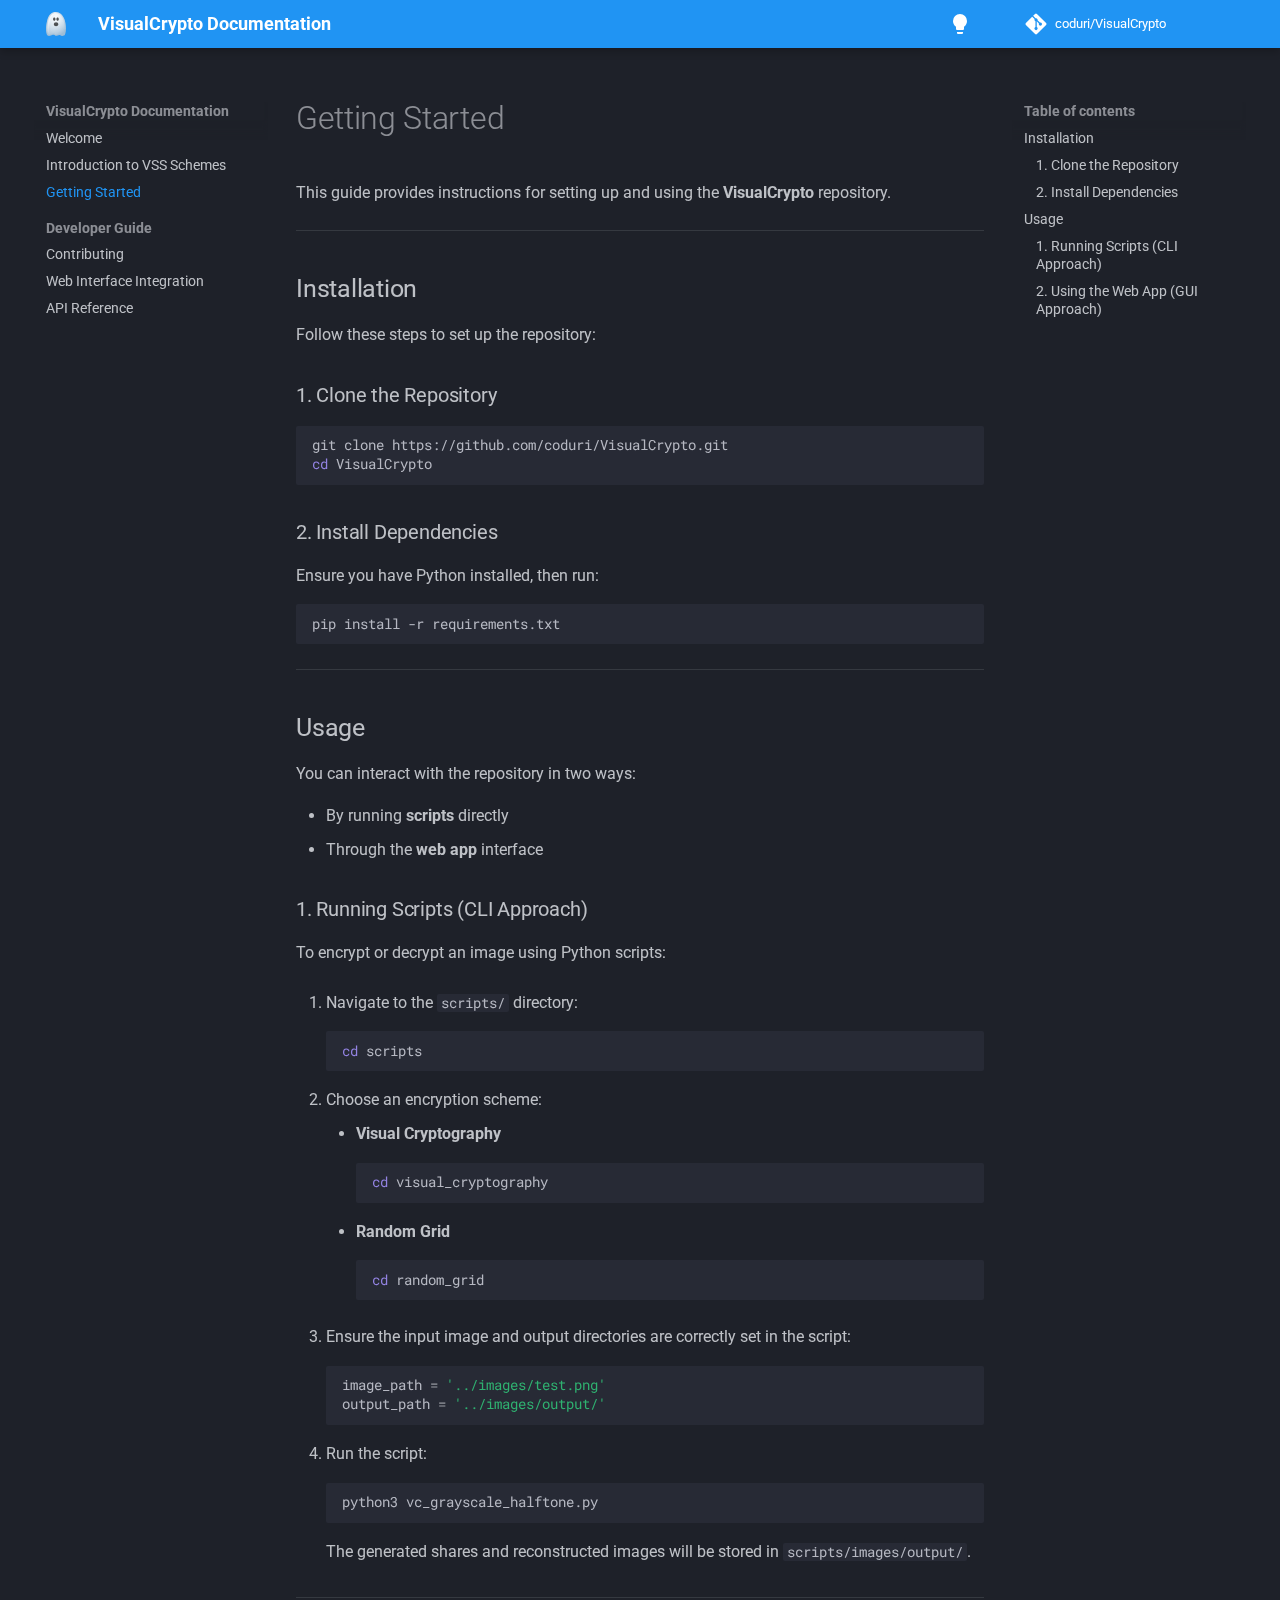
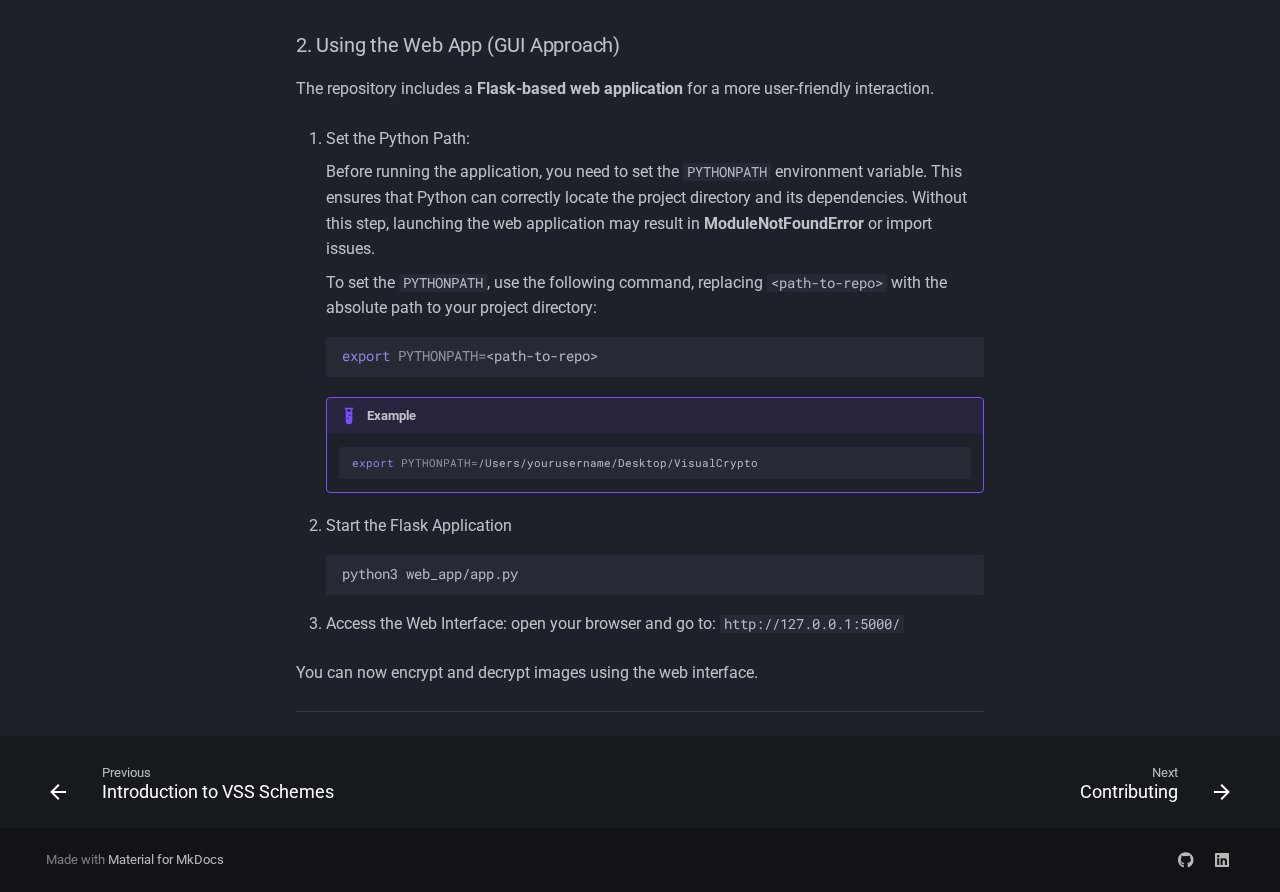
<file: pages/getting_started/index.html>
<!doctype html>
<html lang="en" class="no-js">
  <head>
    
      <meta charset="utf-8">
      <meta name="viewport" content="width=device-width,initial-scale=1">
      
        <meta name="description" content="Documentation of VisualCrypto, a repository containing a collection of Visual Cryptography and Random Grid schemes.">
      
      
        <meta name="author" content="Christian Coduri">
      
      
        <link rel="canonical" href="https://coduri.cc/pages/getting_started/">
      
      
        <link rel="prev" href="../introductionVSS/">
      
      
        <link rel="next" href="../contributing/">
      
      
      <link rel="icon" href="../../assets/ghost.svg">
      <meta name="generator" content="mkdocs-1.6.1, mkdocs-material-9.6.9">
    
    
      
        <title>Getting Started - VisualCrypto Documentation</title>
      
    
    
      <link rel="stylesheet" href="../../assets/stylesheets/main.4af4bdda.min.css">
      
        
        <link rel="stylesheet" href="../../assets/stylesheets/palette.06af60db.min.css">
      
      


    
    
      
    
    
      
        
        
        <link rel="preconnect" href="https://fonts.gstatic.com" crossorigin>
        <link rel="stylesheet" href="https://fonts.googleapis.com/css?family=Roboto:300,300i,400,400i,700,700i%7CRoboto+Mono:400,400i,700,700i&display=fallback">
        <style>:root{--md-text-font:"Roboto";--md-code-font:"Roboto Mono"}</style>
      
    
    
    <script>__md_scope=new URL("../..",location),__md_hash=e=>[...e].reduce(((e,_)=>(e<<5)-e+_.charCodeAt(0)),0),__md_get=(e,_=localStorage,t=__md_scope)=>JSON.parse(_.getItem(t.pathname+"."+e)),__md_set=(e,_,t=localStorage,a=__md_scope)=>{try{t.setItem(a.pathname+"."+e,JSON.stringify(_))}catch(e){}}</script>
    
      

    
    
    
  </head>
  
  
    
    
      
    
    
    
    
    <body dir="ltr" data-md-color-scheme="slate" data-md-color-primary="blue" data-md-color-accent="indigo">
  
    
    <input class="md-toggle" data-md-toggle="drawer" type="checkbox" id="__drawer" autocomplete="off">
    <input class="md-toggle" data-md-toggle="search" type="checkbox" id="__search" autocomplete="off">
    <label class="md-overlay" for="__drawer"></label>
    <div data-md-component="skip">
      
        
        <a href="#getting-started" class="md-skip">
          Skip to content
        </a>
      
    </div>
    <div data-md-component="announce">
      
    </div>
    
    
      

  

<header class="md-header md-header--shadow" data-md-component="header">
  <nav class="md-header__inner md-grid" aria-label="Header">
    <a href="../.." title="VisualCrypto Documentation" class="md-header__button md-logo" aria-label="VisualCrypto Documentation" data-md-component="logo">
      
  <img src="../../assets/ghost.svg" alt="logo">

    </a>
    <label class="md-header__button md-icon" for="__drawer">
      
      <svg xmlns="http://www.w3.org/2000/svg" viewBox="0 0 24 24"><path d="M3 6h18v2H3zm0 5h18v2H3zm0 5h18v2H3z"/></svg>
    </label>
    <div class="md-header__title" data-md-component="header-title">
      <div class="md-header__ellipsis">
        <div class="md-header__topic">
          <span class="md-ellipsis">
            VisualCrypto Documentation
          </span>
        </div>
        <div class="md-header__topic" data-md-component="header-topic">
          <span class="md-ellipsis">
            
              Getting Started
            
          </span>
        </div>
      </div>
    </div>
    
      
        <form class="md-header__option" data-md-component="palette">
  
    
    
    
    <input class="md-option" data-md-color-media="" data-md-color-scheme="slate" data-md-color-primary="blue" data-md-color-accent="indigo"  aria-label="Switch to light mode"  type="radio" name="__palette" id="__palette_0">
    
      <label class="md-header__button md-icon" title="Switch to light mode" for="__palette_1" hidden>
        <svg xmlns="http://www.w3.org/2000/svg" viewBox="0 0 24 24"><path d="M12 2a7 7 0 0 0-7 7c0 2.38 1.19 4.47 3 5.74V17a1 1 0 0 0 1 1h6a1 1 0 0 0 1-1v-2.26c1.81-1.27 3-3.36 3-5.74a7 7 0 0 0-7-7M9 21a1 1 0 0 0 1 1h4a1 1 0 0 0 1-1v-1H9z"/></svg>
      </label>
    
  
    
    
    
    <input class="md-option" data-md-color-media="" data-md-color-scheme="default" data-md-color-primary="blue" data-md-color-accent="indigo"  aria-label="Switch to dark mode"  type="radio" name="__palette" id="__palette_1">
    
      <label class="md-header__button md-icon" title="Switch to dark mode" for="__palette_0" hidden>
        <svg xmlns="http://www.w3.org/2000/svg" viewBox="0 0 24 24"><path d="M12 2a7 7 0 0 1 7 7c0 2.38-1.19 4.47-3 5.74V17a1 1 0 0 1-1 1H9a1 1 0 0 1-1-1v-2.26C6.19 13.47 5 11.38 5 9a7 7 0 0 1 7-7M9 21v-1h6v1a1 1 0 0 1-1 1h-4a1 1 0 0 1-1-1m3-17a5 5 0 0 0-5 5c0 2.05 1.23 3.81 3 4.58V16h4v-2.42c1.77-.77 3-2.53 3-4.58a5 5 0 0 0-5-5"/></svg>
      </label>
    
  
</form>
      
    
    
      <script>var palette=__md_get("__palette");if(palette&&palette.color){if("(prefers-color-scheme)"===palette.color.media){var media=matchMedia("(prefers-color-scheme: light)"),input=document.querySelector(media.matches?"[data-md-color-media='(prefers-color-scheme: light)']":"[data-md-color-media='(prefers-color-scheme: dark)']");palette.color.media=input.getAttribute("data-md-color-media"),palette.color.scheme=input.getAttribute("data-md-color-scheme"),palette.color.primary=input.getAttribute("data-md-color-primary"),palette.color.accent=input.getAttribute("data-md-color-accent")}for(var[key,value]of Object.entries(palette.color))document.body.setAttribute("data-md-color-"+key,value)}</script>
    
    
    
    
      <div class="md-header__source">
        <a href="https://github.com/coduri/VisualCrypto" title="Go to repository" class="md-source" data-md-component="source">
  <div class="md-source__icon md-icon">
    
    <svg xmlns="http://www.w3.org/2000/svg" viewBox="0 0 448 512"><!--! Font Awesome Free 6.7.2 by @fontawesome - https://fontawesome.com License - https://fontawesome.com/license/free (Icons: CC BY 4.0, Fonts: SIL OFL 1.1, Code: MIT License) Copyright 2024 Fonticons, Inc.--><path d="M439.55 236.05 244 40.45a28.87 28.87 0 0 0-40.81 0l-40.66 40.63 51.52 51.52c27.06-9.14 52.68 16.77 43.39 43.68l49.66 49.66c34.23-11.8 61.18 31 35.47 56.69-26.49 26.49-70.21-2.87-56-37.34L240.22 199v121.85c25.3 12.54 22.26 41.85 9.08 55a34.34 34.34 0 0 1-48.55 0c-17.57-17.6-11.07-46.91 11.25-56v-123c-20.8-8.51-24.6-30.74-18.64-45L142.57 101 8.45 235.14a28.86 28.86 0 0 0 0 40.81l195.61 195.6a28.86 28.86 0 0 0 40.8 0l194.69-194.69a28.86 28.86 0 0 0 0-40.81"/></svg>
  </div>
  <div class="md-source__repository">
    coduri/VisualCrypto
  </div>
</a>
      </div>
    
  </nav>
  
</header>
    
    <div class="md-container" data-md-component="container">
      
      
        
          
        
      
      <main class="md-main" data-md-component="main">
        <div class="md-main__inner md-grid">
          
            
              
              <div class="md-sidebar md-sidebar--primary" data-md-component="sidebar" data-md-type="navigation" >
                <div class="md-sidebar__scrollwrap">
                  <div class="md-sidebar__inner">
                    



<nav class="md-nav md-nav--primary" aria-label="Navigation" data-md-level="0">
  <label class="md-nav__title" for="__drawer">
    <a href="../.." title="VisualCrypto Documentation" class="md-nav__button md-logo" aria-label="VisualCrypto Documentation" data-md-component="logo">
      
  <img src="../../assets/ghost.svg" alt="logo">

    </a>
    VisualCrypto Documentation
  </label>
  
    <div class="md-nav__source">
      <a href="https://github.com/coduri/VisualCrypto" title="Go to repository" class="md-source" data-md-component="source">
  <div class="md-source__icon md-icon">
    
    <svg xmlns="http://www.w3.org/2000/svg" viewBox="0 0 448 512"><!--! Font Awesome Free 6.7.2 by @fontawesome - https://fontawesome.com License - https://fontawesome.com/license/free (Icons: CC BY 4.0, Fonts: SIL OFL 1.1, Code: MIT License) Copyright 2024 Fonticons, Inc.--><path d="M439.55 236.05 244 40.45a28.87 28.87 0 0 0-40.81 0l-40.66 40.63 51.52 51.52c27.06-9.14 52.68 16.77 43.39 43.68l49.66 49.66c34.23-11.8 61.18 31 35.47 56.69-26.49 26.49-70.21-2.87-56-37.34L240.22 199v121.85c25.3 12.54 22.26 41.85 9.08 55a34.34 34.34 0 0 1-48.55 0c-17.57-17.6-11.07-46.91 11.25-56v-123c-20.8-8.51-24.6-30.74-18.64-45L142.57 101 8.45 235.14a28.86 28.86 0 0 0 0 40.81l195.61 195.6a28.86 28.86 0 0 0 40.8 0l194.69-194.69a28.86 28.86 0 0 0 0-40.81"/></svg>
  </div>
  <div class="md-source__repository">
    coduri/VisualCrypto
  </div>
</a>
    </div>
  
  <ul class="md-nav__list" data-md-scrollfix>
    
      
      
  
  
  
  
    <li class="md-nav__item">
      <a href="../.." class="md-nav__link">
        
  
  <span class="md-ellipsis">
    Welcome
    
  </span>
  

      </a>
    </li>
  

    
      
      
  
  
  
  
    <li class="md-nav__item">
      <a href="../introductionVSS/" class="md-nav__link">
        
  
  <span class="md-ellipsis">
    Introduction to VSS Schemes
    
  </span>
  

      </a>
    </li>
  

    
      
      
  
  
    
  
  
  
    <li class="md-nav__item md-nav__item--active">
      
      <input class="md-nav__toggle md-toggle" type="checkbox" id="__toc">
      
      
        
      
      
        <label class="md-nav__link md-nav__link--active" for="__toc">
          
  
  <span class="md-ellipsis">
    Getting Started
    
  </span>
  

          <span class="md-nav__icon md-icon"></span>
        </label>
      
      <a href="./" class="md-nav__link md-nav__link--active">
        
  
  <span class="md-ellipsis">
    Getting Started
    
  </span>
  

      </a>
      
        

<nav class="md-nav md-nav--secondary" aria-label="Table of contents">
  
  
  
    
  
  
    <label class="md-nav__title" for="__toc">
      <span class="md-nav__icon md-icon"></span>
      Table of contents
    </label>
    <ul class="md-nav__list" data-md-component="toc" data-md-scrollfix>
      
        <li class="md-nav__item">
  <a href="#installation" class="md-nav__link">
    <span class="md-ellipsis">
      Installation
    </span>
  </a>
  
    <nav class="md-nav" aria-label="Installation">
      <ul class="md-nav__list">
        
          <li class="md-nav__item">
  <a href="#1-clone-the-repository" class="md-nav__link">
    <span class="md-ellipsis">
      1. Clone the Repository
    </span>
  </a>
  
</li>
        
          <li class="md-nav__item">
  <a href="#2-install-dependencies" class="md-nav__link">
    <span class="md-ellipsis">
      2. Install Dependencies
    </span>
  </a>
  
</li>
        
      </ul>
    </nav>
  
</li>
      
        <li class="md-nav__item">
  <a href="#usage" class="md-nav__link">
    <span class="md-ellipsis">
      Usage
    </span>
  </a>
  
    <nav class="md-nav" aria-label="Usage">
      <ul class="md-nav__list">
        
          <li class="md-nav__item">
  <a href="#1-running-scripts-cli-approach" class="md-nav__link">
    <span class="md-ellipsis">
      1. Running Scripts (CLI Approach)
    </span>
  </a>
  
</li>
        
          <li class="md-nav__item">
  <a href="#2-using-the-web-app-gui-approach" class="md-nav__link">
    <span class="md-ellipsis">
      2. Using the Web App (GUI Approach)
    </span>
  </a>
  
</li>
        
      </ul>
    </nav>
  
</li>
      
    </ul>
  
</nav>
      
    </li>
  

    
      
      
  
  
  
  
    
    
    
      
        
        
      
    
    
    <li class="md-nav__item md-nav__item--section md-nav__item--nested">
      
        
        
        <input class="md-nav__toggle md-toggle " type="checkbox" id="__nav_4" >
        
          
          <label class="md-nav__link" for="__nav_4" id="__nav_4_label" tabindex="">
            
  
  <span class="md-ellipsis">
    Developer Guide
    
  </span>
  

            <span class="md-nav__icon md-icon"></span>
          </label>
        
        <nav class="md-nav" data-md-level="1" aria-labelledby="__nav_4_label" aria-expanded="false">
          <label class="md-nav__title" for="__nav_4">
            <span class="md-nav__icon md-icon"></span>
            Developer Guide
          </label>
          <ul class="md-nav__list" data-md-scrollfix>
            
              
                
  
  
  
  
    <li class="md-nav__item">
      <a href="../contributing/" class="md-nav__link">
        
  
  <span class="md-ellipsis">
    Contributing
    
  </span>
  

      </a>
    </li>
  

              
            
              
                
  
  
  
  
    <li class="md-nav__item">
      <a href="../web_interface_integration/" class="md-nav__link">
        
  
  <span class="md-ellipsis">
    Web Interface Integration
    
  </span>
  

      </a>
    </li>
  

              
            
              
                
  
  
  
  
    <li class="md-nav__item">
      <a href="../api_reference/" class="md-nav__link">
        
  
  <span class="md-ellipsis">
    API Reference
    
  </span>
  

      </a>
    </li>
  

              
            
          </ul>
        </nav>
      
    </li>
  

    
  </ul>
</nav>
                  </div>
                </div>
              </div>
            
            
              
              <div class="md-sidebar md-sidebar--secondary" data-md-component="sidebar" data-md-type="toc" >
                <div class="md-sidebar__scrollwrap">
                  <div class="md-sidebar__inner">
                    

<nav class="md-nav md-nav--secondary" aria-label="Table of contents">
  
  
  
    
  
  
    <label class="md-nav__title" for="__toc">
      <span class="md-nav__icon md-icon"></span>
      Table of contents
    </label>
    <ul class="md-nav__list" data-md-component="toc" data-md-scrollfix>
      
        <li class="md-nav__item">
  <a href="#installation" class="md-nav__link">
    <span class="md-ellipsis">
      Installation
    </span>
  </a>
  
    <nav class="md-nav" aria-label="Installation">
      <ul class="md-nav__list">
        
          <li class="md-nav__item">
  <a href="#1-clone-the-repository" class="md-nav__link">
    <span class="md-ellipsis">
      1. Clone the Repository
    </span>
  </a>
  
</li>
        
          <li class="md-nav__item">
  <a href="#2-install-dependencies" class="md-nav__link">
    <span class="md-ellipsis">
      2. Install Dependencies
    </span>
  </a>
  
</li>
        
      </ul>
    </nav>
  
</li>
      
        <li class="md-nav__item">
  <a href="#usage" class="md-nav__link">
    <span class="md-ellipsis">
      Usage
    </span>
  </a>
  
    <nav class="md-nav" aria-label="Usage">
      <ul class="md-nav__list">
        
          <li class="md-nav__item">
  <a href="#1-running-scripts-cli-approach" class="md-nav__link">
    <span class="md-ellipsis">
      1. Running Scripts (CLI Approach)
    </span>
  </a>
  
</li>
        
          <li class="md-nav__item">
  <a href="#2-using-the-web-app-gui-approach" class="md-nav__link">
    <span class="md-ellipsis">
      2. Using the Web App (GUI Approach)
    </span>
  </a>
  
</li>
        
      </ul>
    </nav>
  
</li>
      
    </ul>
  
</nav>
                  </div>
                </div>
              </div>
            
          
          
            <div class="md-content" data-md-component="content">
              <article class="md-content__inner md-typeset">
                
                  


  
  


<h1 id="getting-started">Getting Started</h1>
<p>This guide provides instructions for setting up and using the <strong>VisualCrypto</strong> repository.</p>
<hr />
<h2 id="installation"><strong>Installation</strong></h2>
<p>Follow these steps to set up the repository:  </p>
<h3 id="1-clone-the-repository">1. Clone the Repository</h3>
<div class="highlight"><pre><span></span><code>git<span class="w"> </span>clone<span class="w"> </span>https://github.com/coduri/VisualCrypto.git
<span class="nb">cd</span><span class="w"> </span>VisualCrypto
</code></pre></div>
<h3 id="2-install-dependencies">2. Install Dependencies</h3>
<p>Ensure you have Python installed, then run:<br />
<div class="highlight"><pre><span></span><code>pip<span class="w"> </span>install<span class="w"> </span>-r<span class="w"> </span>requirements.txt
</code></pre></div></p>
<hr />
<h2 id="usage"><strong>Usage</strong></h2>
<p>You can interact with the repository in two ways:  </p>
<ul>
<li>By running <strong>scripts</strong> directly </li>
<li>Through the <strong>web app</strong> interface </li>
</ul>
<h3 id="1-running-scripts-cli-approach">1. Running Scripts (CLI Approach)</h3>
<p>To encrypt or decrypt an image using Python scripts:  </p>
<ol>
<li>
<p>Navigate to the <code>scripts/</code> directory:<br />
   <div class="highlight"><pre><span></span><code><span class="nb">cd</span><span class="w"> </span>scripts
</code></pre></div></p>
</li>
<li>
<p>Choose an encryption scheme:  </p>
<ul>
<li><strong>Visual Cryptography</strong><br />
 <div class="highlight"><pre><span></span><code><span class="nb">cd</span><span class="w"> </span>visual_cryptography
</code></pre></div></li>
<li><strong>Random Grid</strong><br />
 <div class="highlight"><pre><span></span><code><span class="nb">cd</span><span class="w"> </span>random_grid
</code></pre></div></li>
</ul>
</li>
<li>
<p>Ensure the input image and output directories are correctly set in the script:<br />
   <div class="highlight"><pre><span></span><code><span class="n">image_path</span> <span class="o">=</span> <span class="s1">&#39;../images/test.png&#39;</span>
<span class="n">output_path</span> <span class="o">=</span> <span class="s1">&#39;../images/output/&#39;</span>
</code></pre></div></p>
</li>
<li>
<p>Run the script:<br />
   <div class="highlight"><pre><span></span><code>python3<span class="w"> </span>vc_grayscale_halftone.py
</code></pre></div>
   The generated shares and reconstructed images will be stored in <code>scripts/images/output/</code>.  </p>
</li>
</ol>
<hr />
<h3 id="2-using-the-web-app-gui-approach">2. Using the Web App (GUI Approach)</h3>
<p>The repository includes a <strong>Flask-based web application</strong> for a more user-friendly interaction.  </p>
<ol>
<li>
<p>Set the Python Path:</p>
<p>Before running the application, you need to set the <code>PYTHONPATH</code> environment variable. This ensures that Python can correctly locate the project directory and its dependencies. Without this step, launching the web application may result in <strong>ModuleNotFoundError</strong> or import issues.</p>
<p>To set the <code>PYTHONPATH</code>, use the following command, replacing <code>&lt;path-to-repo&gt;</code> with the absolute path to your project directory:
<div class="highlight"><pre><span></span><code><span class="nb">export</span><span class="w"> </span><span class="nv">PYTHONPATH</span><span class="o">=</span>&lt;path-to-repo&gt;
</code></pre></div></p>
<div class="admonition example">
<p class="admonition-title">Example</p>
<div class="highlight"><pre><span></span><code><span class="nb">export</span><span class="w"> </span><span class="nv">PYTHONPATH</span><span class="o">=</span>/Users/yourusername/Desktop/VisualCrypto
</code></pre></div>
</div>
</li>
<li>
<p>Start the Flask Application
<div class="highlight"><pre><span></span><code>python3<span class="w"> </span>web_app/app.py
</code></pre></div></p>
</li>
<li>
<p>Access the Web Interface: open your browser and go to: <code>http://127.0.0.1:5000/</code>  </p>
</li>
</ol>
<p>You can now encrypt and decrypt images using the web interface.  </p>
<hr />












                
              </article>
            </div>
          
          
<script>var target=document.getElementById(location.hash.slice(1));target&&target.name&&(target.checked=target.name.startsWith("__tabbed_"))</script>
        </div>
        
      </main>
      
        <footer class="md-footer">
  
    
      
      <nav class="md-footer__inner md-grid" aria-label="Footer" >
        
          
          <a href="../introductionVSS/" class="md-footer__link md-footer__link--prev" aria-label="Previous: Introduction to VSS Schemes">
            <div class="md-footer__button md-icon">
              
              <svg xmlns="http://www.w3.org/2000/svg" viewBox="0 0 24 24"><path d="M20 11v2H8l5.5 5.5-1.42 1.42L4.16 12l7.92-7.92L13.5 5.5 8 11z"/></svg>
            </div>
            <div class="md-footer__title">
              <span class="md-footer__direction">
                Previous
              </span>
              <div class="md-ellipsis">
                Introduction to VSS Schemes
              </div>
            </div>
          </a>
        
        
          
          <a href="../contributing/" class="md-footer__link md-footer__link--next" aria-label="Next: Contributing">
            <div class="md-footer__title">
              <span class="md-footer__direction">
                Next
              </span>
              <div class="md-ellipsis">
                Contributing
              </div>
            </div>
            <div class="md-footer__button md-icon">
              
              <svg xmlns="http://www.w3.org/2000/svg" viewBox="0 0 24 24"><path d="M4 11v2h12l-5.5 5.5 1.42 1.42L19.84 12l-7.92-7.92L10.5 5.5 16 11z"/></svg>
            </div>
          </a>
        
      </nav>
    
  
  <div class="md-footer-meta md-typeset">
    <div class="md-footer-meta__inner md-grid">
      <div class="md-copyright">
  
  
    Made with
    <a href="https://squidfunk.github.io/mkdocs-material/" target="_blank" rel="noopener">
      Material for MkDocs
    </a>
  
</div>
      
        <div class="md-social">
  
    
    
    
    
      
      
    
    <a href="https://github.com/coduri" target="_blank" rel="noopener" title="github.com" class="md-social__link">
      <svg xmlns="http://www.w3.org/2000/svg" viewBox="0 0 496 512"><!--! Font Awesome Free 6.7.2 by @fontawesome - https://fontawesome.com License - https://fontawesome.com/license/free (Icons: CC BY 4.0, Fonts: SIL OFL 1.1, Code: MIT License) Copyright 2024 Fonticons, Inc.--><path d="M165.9 397.4c0 2-2.3 3.6-5.2 3.6-3.3.3-5.6-1.3-5.6-3.6 0-2 2.3-3.6 5.2-3.6 3-.3 5.6 1.3 5.6 3.6m-31.1-4.5c-.7 2 1.3 4.3 4.3 4.9 2.6 1 5.6 0 6.2-2s-1.3-4.3-4.3-5.2c-2.6-.7-5.5.3-6.2 2.3m44.2-1.7c-2.9.7-4.9 2.6-4.6 4.9.3 2 2.9 3.3 5.9 2.6 2.9-.7 4.9-2.6 4.6-4.6-.3-1.9-3-3.2-5.9-2.9M244.8 8C106.1 8 0 113.3 0 252c0 110.9 69.8 205.8 169.5 239.2 12.8 2.3 17.3-5.6 17.3-12.1 0-6.2-.3-40.4-.3-61.4 0 0-70 15-84.7-29.8 0 0-11.4-29.1-27.8-36.6 0 0-22.9-15.7 1.6-15.4 0 0 24.9 2 38.6 25.8 21.9 38.6 58.6 27.5 72.9 20.9 2.3-16 8.8-27.1 16-33.7-55.9-6.2-112.3-14.3-112.3-110.5 0-27.5 7.6-41.3 23.6-58.9-2.6-6.5-11.1-33.3 2.6-67.9 20.9-6.5 69 27 69 27 20-5.6 41.5-8.5 62.8-8.5s42.8 2.9 62.8 8.5c0 0 48.1-33.6 69-27 13.7 34.7 5.2 61.4 2.6 67.9 16 17.7 25.8 31.5 25.8 58.9 0 96.5-58.9 104.2-114.8 110.5 9.2 7.9 17 22.9 17 46.4 0 33.7-.3 75.4-.3 83.6 0 6.5 4.6 14.4 17.3 12.1C428.2 457.8 496 362.9 496 252 496 113.3 383.5 8 244.8 8M97.2 352.9c-1.3 1-1 3.3.7 5.2 1.6 1.6 3.9 2.3 5.2 1 1.3-1 1-3.3-.7-5.2-1.6-1.6-3.9-2.3-5.2-1m-10.8-8.1c-.7 1.3.3 2.9 2.3 3.9 1.6 1 3.6.7 4.3-.7.7-1.3-.3-2.9-2.3-3.9-2-.6-3.6-.3-4.3.7m32.4 35.6c-1.6 1.3-1 4.3 1.3 6.2 2.3 2.3 5.2 2.6 6.5 1 1.3-1.3.7-4.3-1.3-6.2-2.2-2.3-5.2-2.6-6.5-1m-11.4-14.7c-1.6 1-1.6 3.6 0 5.9s4.3 3.3 5.6 2.3c1.6-1.3 1.6-3.9 0-6.2-1.4-2.3-4-3.3-5.6-2"/></svg>
    </a>
  
    
    
    
    
      
      
    
    <a href="https://www.linkedin.com/in/christiancoduri/" target="_blank" rel="noopener" title="www.linkedin.com" class="md-social__link">
      <svg xmlns="http://www.w3.org/2000/svg" viewBox="0 0 448 512"><!--! Font Awesome Free 6.7.2 by @fontawesome - https://fontawesome.com License - https://fontawesome.com/license/free (Icons: CC BY 4.0, Fonts: SIL OFL 1.1, Code: MIT License) Copyright 2024 Fonticons, Inc.--><path d="M416 32H31.9C14.3 32 0 46.5 0 64.3v383.4C0 465.5 14.3 480 31.9 480H416c17.6 0 32-14.5 32-32.3V64.3c0-17.8-14.4-32.3-32-32.3M135.4 416H69V202.2h66.5V416zm-33.2-243c-21.3 0-38.5-17.3-38.5-38.5S80.9 96 102.2 96c21.2 0 38.5 17.3 38.5 38.5 0 21.3-17.2 38.5-38.5 38.5m282.1 243h-66.4V312c0-24.8-.5-56.7-34.5-56.7-34.6 0-39.9 27-39.9 54.9V416h-66.4V202.2h63.7v29.2h.9c8.9-16.8 30.6-34.5 62.9-34.5 67.2 0 79.7 44.3 79.7 101.9z"/></svg>
    </a>
  
</div>
      
    </div>
  </div>
</footer>
      
    </div>
    <div class="md-dialog" data-md-component="dialog">
      <div class="md-dialog__inner md-typeset"></div>
    </div>
    
    
    <script id="__config" type="application/json">{"base": "../..", "features": ["navigation.instant", "navigation.sections", "navigation.instant.prefetch", "navigation.footer"], "search": "../../assets/javascripts/workers/search.f8cc74c7.min.js", "translations": {"clipboard.copied": "Copied to clipboard", "clipboard.copy": "Copy to clipboard", "search.result.more.one": "1 more on this page", "search.result.more.other": "# more on this page", "search.result.none": "No matching documents", "search.result.one": "1 matching document", "search.result.other": "# matching documents", "search.result.placeholder": "Type to start searching", "search.result.term.missing": "Missing", "select.version": "Select version"}}</script>
    
    
      <script src="../../assets/javascripts/bundle.c8b220af.min.js"></script>
      
    
  </body>
</html>
</file>
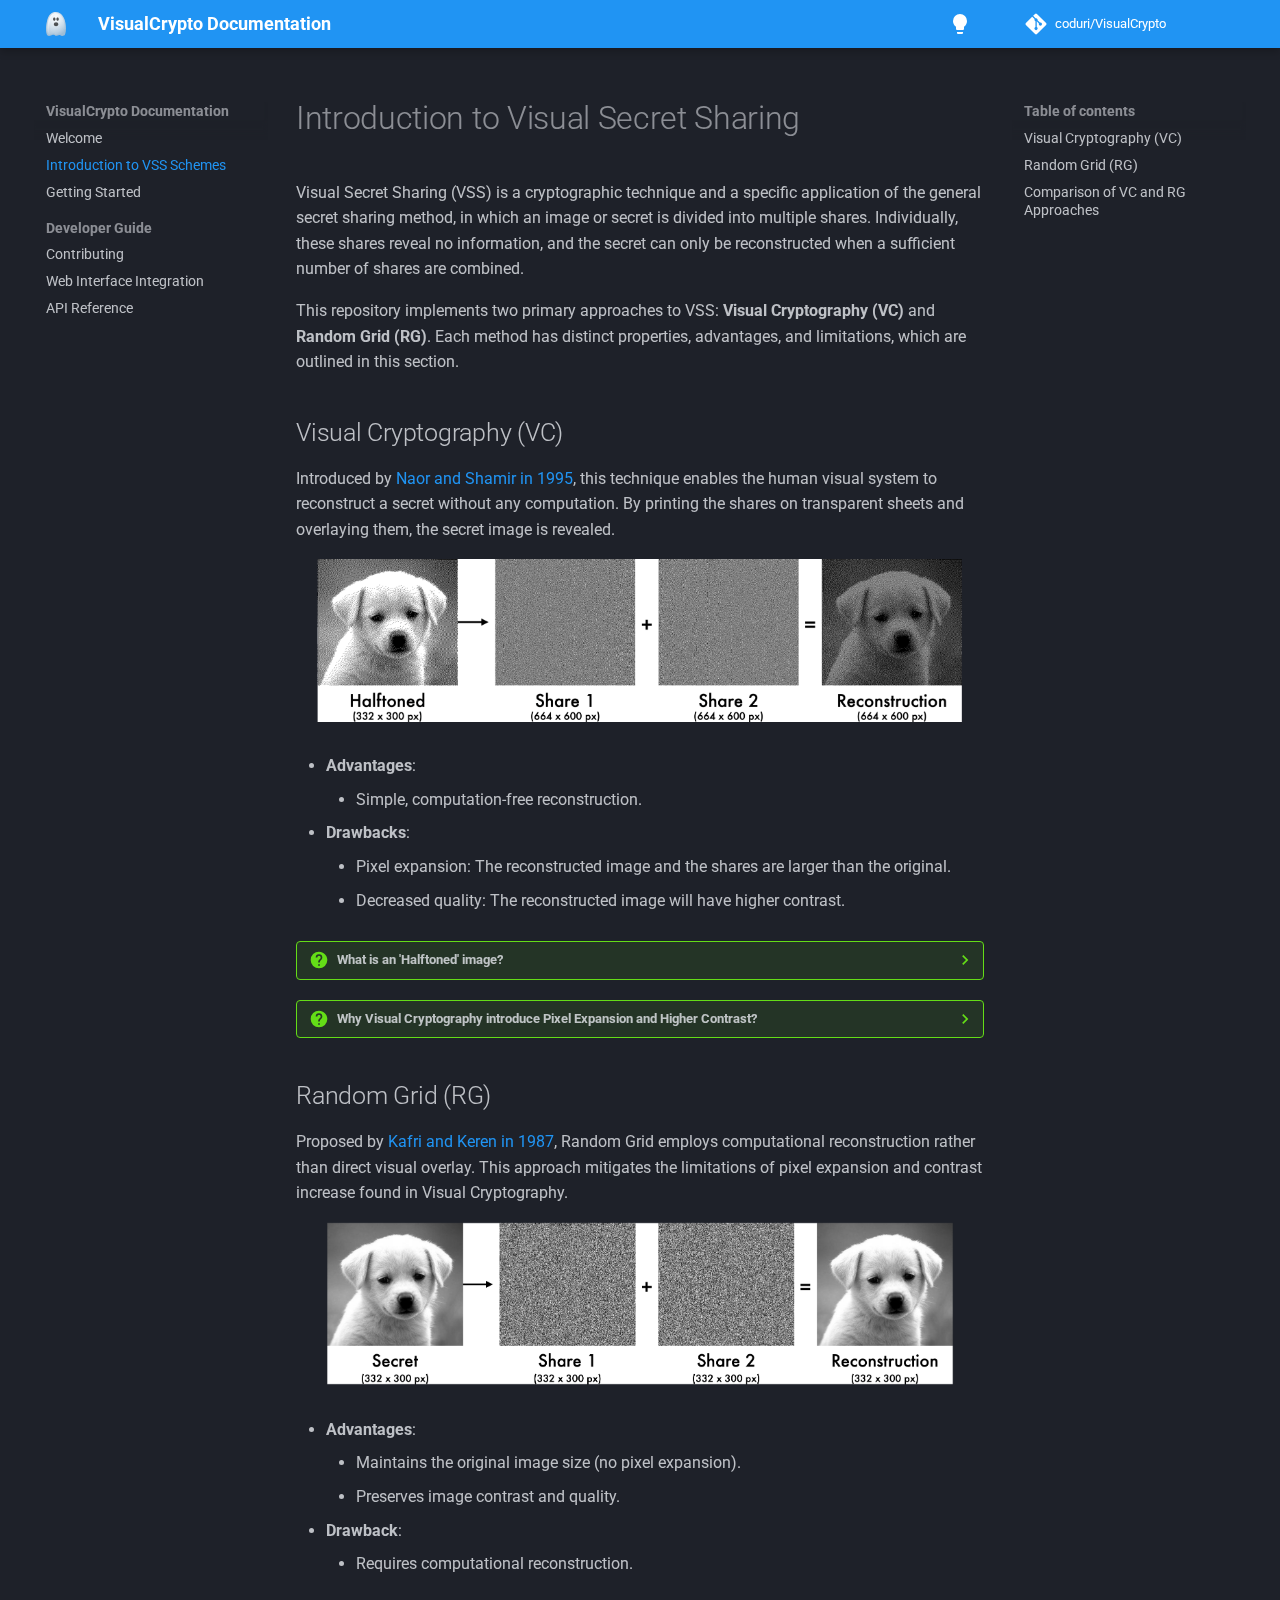
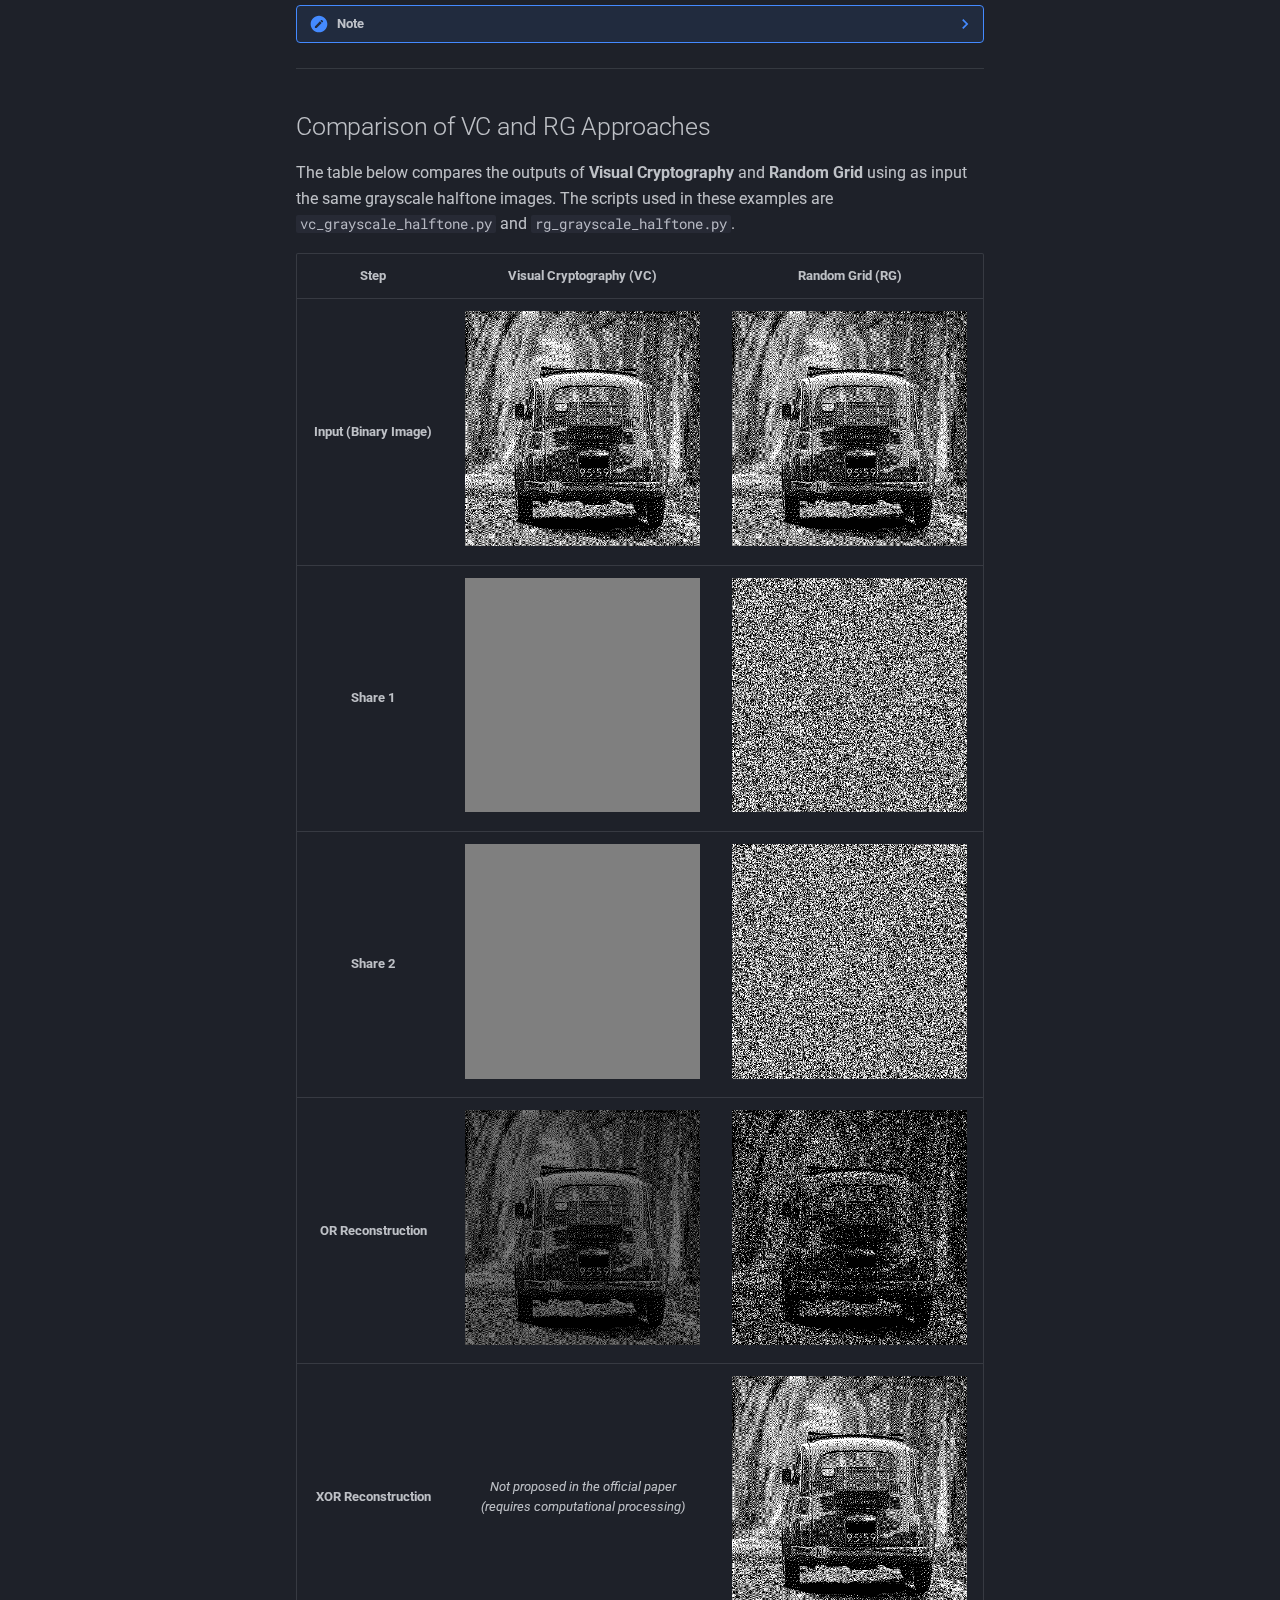
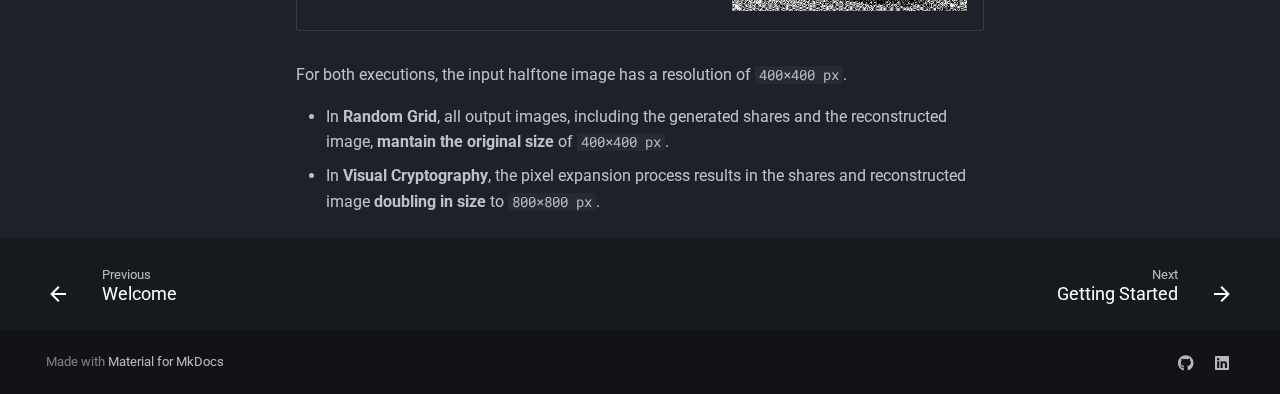
<file: pages/introductionVSS/index.html>
<!doctype html>
<html lang="en" class="no-js">
  <head>
    
      <meta charset="utf-8">
      <meta name="viewport" content="width=device-width,initial-scale=1">
      
        <meta name="description" content="Documentation of VisualCrypto, a repository containing a collection of Visual Cryptography and Random Grid schemes.">
      
      
        <meta name="author" content="Christian Coduri">
      
      
        <link rel="canonical" href="https://coduri.cc/pages/introductionVSS/">
      
      
        <link rel="prev" href="../..">
      
      
        <link rel="next" href="../getting_started/">
      
      
      <link rel="icon" href="../../assets/ghost.svg">
      <meta name="generator" content="mkdocs-1.6.1, mkdocs-material-9.6.9">
    
    
      
        <title>Introduction to VSS Schemes - VisualCrypto Documentation</title>
      
    
    
      <link rel="stylesheet" href="../../assets/stylesheets/main.4af4bdda.min.css">
      
        
        <link rel="stylesheet" href="../../assets/stylesheets/palette.06af60db.min.css">
      
      


    
    
      
    
    
      
        
        
        <link rel="preconnect" href="https://fonts.gstatic.com" crossorigin>
        <link rel="stylesheet" href="https://fonts.googleapis.com/css?family=Roboto:300,300i,400,400i,700,700i%7CRoboto+Mono:400,400i,700,700i&display=fallback">
        <style>:root{--md-text-font:"Roboto";--md-code-font:"Roboto Mono"}</style>
      
    
    
    <script>__md_scope=new URL("../..",location),__md_hash=e=>[...e].reduce(((e,_)=>(e<<5)-e+_.charCodeAt(0)),0),__md_get=(e,_=localStorage,t=__md_scope)=>JSON.parse(_.getItem(t.pathname+"."+e)),__md_set=(e,_,t=localStorage,a=__md_scope)=>{try{t.setItem(a.pathname+"."+e,JSON.stringify(_))}catch(e){}}</script>
    
      

    
    
    
  </head>
  
  
    
    
      
    
    
    
    
    <body dir="ltr" data-md-color-scheme="slate" data-md-color-primary="blue" data-md-color-accent="indigo">
  
    
    <input class="md-toggle" data-md-toggle="drawer" type="checkbox" id="__drawer" autocomplete="off">
    <input class="md-toggle" data-md-toggle="search" type="checkbox" id="__search" autocomplete="off">
    <label class="md-overlay" for="__drawer"></label>
    <div data-md-component="skip">
      
        
        <a href="#introduction-to-visual-secret-sharing" class="md-skip">
          Skip to content
        </a>
      
    </div>
    <div data-md-component="announce">
      
    </div>
    
    
      

  

<header class="md-header md-header--shadow" data-md-component="header">
  <nav class="md-header__inner md-grid" aria-label="Header">
    <a href="../.." title="VisualCrypto Documentation" class="md-header__button md-logo" aria-label="VisualCrypto Documentation" data-md-component="logo">
      
  <img src="../../assets/ghost.svg" alt="logo">

    </a>
    <label class="md-header__button md-icon" for="__drawer">
      
      <svg xmlns="http://www.w3.org/2000/svg" viewBox="0 0 24 24"><path d="M3 6h18v2H3zm0 5h18v2H3zm0 5h18v2H3z"/></svg>
    </label>
    <div class="md-header__title" data-md-component="header-title">
      <div class="md-header__ellipsis">
        <div class="md-header__topic">
          <span class="md-ellipsis">
            VisualCrypto Documentation
          </span>
        </div>
        <div class="md-header__topic" data-md-component="header-topic">
          <span class="md-ellipsis">
            
              Introduction to VSS Schemes
            
          </span>
        </div>
      </div>
    </div>
    
      
        <form class="md-header__option" data-md-component="palette">
  
    
    
    
    <input class="md-option" data-md-color-media="" data-md-color-scheme="slate" data-md-color-primary="blue" data-md-color-accent="indigo"  aria-label="Switch to light mode"  type="radio" name="__palette" id="__palette_0">
    
      <label class="md-header__button md-icon" title="Switch to light mode" for="__palette_1" hidden>
        <svg xmlns="http://www.w3.org/2000/svg" viewBox="0 0 24 24"><path d="M12 2a7 7 0 0 0-7 7c0 2.38 1.19 4.47 3 5.74V17a1 1 0 0 0 1 1h6a1 1 0 0 0 1-1v-2.26c1.81-1.27 3-3.36 3-5.74a7 7 0 0 0-7-7M9 21a1 1 0 0 0 1 1h4a1 1 0 0 0 1-1v-1H9z"/></svg>
      </label>
    
  
    
    
    
    <input class="md-option" data-md-color-media="" data-md-color-scheme="default" data-md-color-primary="blue" data-md-color-accent="indigo"  aria-label="Switch to dark mode"  type="radio" name="__palette" id="__palette_1">
    
      <label class="md-header__button md-icon" title="Switch to dark mode" for="__palette_0" hidden>
        <svg xmlns="http://www.w3.org/2000/svg" viewBox="0 0 24 24"><path d="M12 2a7 7 0 0 1 7 7c0 2.38-1.19 4.47-3 5.74V17a1 1 0 0 1-1 1H9a1 1 0 0 1-1-1v-2.26C6.19 13.47 5 11.38 5 9a7 7 0 0 1 7-7M9 21v-1h6v1a1 1 0 0 1-1 1h-4a1 1 0 0 1-1-1m3-17a5 5 0 0 0-5 5c0 2.05 1.23 3.81 3 4.58V16h4v-2.42c1.77-.77 3-2.53 3-4.58a5 5 0 0 0-5-5"/></svg>
      </label>
    
  
</form>
      
    
    
      <script>var palette=__md_get("__palette");if(palette&&palette.color){if("(prefers-color-scheme)"===palette.color.media){var media=matchMedia("(prefers-color-scheme: light)"),input=document.querySelector(media.matches?"[data-md-color-media='(prefers-color-scheme: light)']":"[data-md-color-media='(prefers-color-scheme: dark)']");palette.color.media=input.getAttribute("data-md-color-media"),palette.color.scheme=input.getAttribute("data-md-color-scheme"),palette.color.primary=input.getAttribute("data-md-color-primary"),palette.color.accent=input.getAttribute("data-md-color-accent")}for(var[key,value]of Object.entries(palette.color))document.body.setAttribute("data-md-color-"+key,value)}</script>
    
    
    
    
      <div class="md-header__source">
        <a href="https://github.com/coduri/VisualCrypto" title="Go to repository" class="md-source" data-md-component="source">
  <div class="md-source__icon md-icon">
    
    <svg xmlns="http://www.w3.org/2000/svg" viewBox="0 0 448 512"><!--! Font Awesome Free 6.7.2 by @fontawesome - https://fontawesome.com License - https://fontawesome.com/license/free (Icons: CC BY 4.0, Fonts: SIL OFL 1.1, Code: MIT License) Copyright 2024 Fonticons, Inc.--><path d="M439.55 236.05 244 40.45a28.87 28.87 0 0 0-40.81 0l-40.66 40.63 51.52 51.52c27.06-9.14 52.68 16.77 43.39 43.68l49.66 49.66c34.23-11.8 61.18 31 35.47 56.69-26.49 26.49-70.21-2.87-56-37.34L240.22 199v121.85c25.3 12.54 22.26 41.85 9.08 55a34.34 34.34 0 0 1-48.55 0c-17.57-17.6-11.07-46.91 11.25-56v-123c-20.8-8.51-24.6-30.74-18.64-45L142.57 101 8.45 235.14a28.86 28.86 0 0 0 0 40.81l195.61 195.6a28.86 28.86 0 0 0 40.8 0l194.69-194.69a28.86 28.86 0 0 0 0-40.81"/></svg>
  </div>
  <div class="md-source__repository">
    coduri/VisualCrypto
  </div>
</a>
      </div>
    
  </nav>
  
</header>
    
    <div class="md-container" data-md-component="container">
      
      
        
          
        
      
      <main class="md-main" data-md-component="main">
        <div class="md-main__inner md-grid">
          
            
              
              <div class="md-sidebar md-sidebar--primary" data-md-component="sidebar" data-md-type="navigation" >
                <div class="md-sidebar__scrollwrap">
                  <div class="md-sidebar__inner">
                    



<nav class="md-nav md-nav--primary" aria-label="Navigation" data-md-level="0">
  <label class="md-nav__title" for="__drawer">
    <a href="../.." title="VisualCrypto Documentation" class="md-nav__button md-logo" aria-label="VisualCrypto Documentation" data-md-component="logo">
      
  <img src="../../assets/ghost.svg" alt="logo">

    </a>
    VisualCrypto Documentation
  </label>
  
    <div class="md-nav__source">
      <a href="https://github.com/coduri/VisualCrypto" title="Go to repository" class="md-source" data-md-component="source">
  <div class="md-source__icon md-icon">
    
    <svg xmlns="http://www.w3.org/2000/svg" viewBox="0 0 448 512"><!--! Font Awesome Free 6.7.2 by @fontawesome - https://fontawesome.com License - https://fontawesome.com/license/free (Icons: CC BY 4.0, Fonts: SIL OFL 1.1, Code: MIT License) Copyright 2024 Fonticons, Inc.--><path d="M439.55 236.05 244 40.45a28.87 28.87 0 0 0-40.81 0l-40.66 40.63 51.52 51.52c27.06-9.14 52.68 16.77 43.39 43.68l49.66 49.66c34.23-11.8 61.18 31 35.47 56.69-26.49 26.49-70.21-2.87-56-37.34L240.22 199v121.85c25.3 12.54 22.26 41.85 9.08 55a34.34 34.34 0 0 1-48.55 0c-17.57-17.6-11.07-46.91 11.25-56v-123c-20.8-8.51-24.6-30.74-18.64-45L142.57 101 8.45 235.14a28.86 28.86 0 0 0 0 40.81l195.61 195.6a28.86 28.86 0 0 0 40.8 0l194.69-194.69a28.86 28.86 0 0 0 0-40.81"/></svg>
  </div>
  <div class="md-source__repository">
    coduri/VisualCrypto
  </div>
</a>
    </div>
  
  <ul class="md-nav__list" data-md-scrollfix>
    
      
      
  
  
  
  
    <li class="md-nav__item">
      <a href="../.." class="md-nav__link">
        
  
  <span class="md-ellipsis">
    Welcome
    
  </span>
  

      </a>
    </li>
  

    
      
      
  
  
    
  
  
  
    <li class="md-nav__item md-nav__item--active">
      
      <input class="md-nav__toggle md-toggle" type="checkbox" id="__toc">
      
      
        
      
      
        <label class="md-nav__link md-nav__link--active" for="__toc">
          
  
  <span class="md-ellipsis">
    Introduction to VSS Schemes
    
  </span>
  

          <span class="md-nav__icon md-icon"></span>
        </label>
      
      <a href="./" class="md-nav__link md-nav__link--active">
        
  
  <span class="md-ellipsis">
    Introduction to VSS Schemes
    
  </span>
  

      </a>
      
        

<nav class="md-nav md-nav--secondary" aria-label="Table of contents">
  
  
  
    
  
  
    <label class="md-nav__title" for="__toc">
      <span class="md-nav__icon md-icon"></span>
      Table of contents
    </label>
    <ul class="md-nav__list" data-md-component="toc" data-md-scrollfix>
      
        <li class="md-nav__item">
  <a href="#visual-cryptography-vc" class="md-nav__link">
    <span class="md-ellipsis">
      Visual Cryptography (VC)
    </span>
  </a>
  
</li>
      
        <li class="md-nav__item">
  <a href="#random-grid-rg" class="md-nav__link">
    <span class="md-ellipsis">
      Random Grid (RG)
    </span>
  </a>
  
</li>
      
        <li class="md-nav__item">
  <a href="#comparison-of-vc-and-rg-approaches" class="md-nav__link">
    <span class="md-ellipsis">
      Comparison of VC and RG Approaches
    </span>
  </a>
  
</li>
      
    </ul>
  
</nav>
      
    </li>
  

    
      
      
  
  
  
  
    <li class="md-nav__item">
      <a href="../getting_started/" class="md-nav__link">
        
  
  <span class="md-ellipsis">
    Getting Started
    
  </span>
  

      </a>
    </li>
  

    
      
      
  
  
  
  
    
    
    
      
        
        
      
    
    
    <li class="md-nav__item md-nav__item--section md-nav__item--nested">
      
        
        
        <input class="md-nav__toggle md-toggle " type="checkbox" id="__nav_4" >
        
          
          <label class="md-nav__link" for="__nav_4" id="__nav_4_label" tabindex="">
            
  
  <span class="md-ellipsis">
    Developer Guide
    
  </span>
  

            <span class="md-nav__icon md-icon"></span>
          </label>
        
        <nav class="md-nav" data-md-level="1" aria-labelledby="__nav_4_label" aria-expanded="false">
          <label class="md-nav__title" for="__nav_4">
            <span class="md-nav__icon md-icon"></span>
            Developer Guide
          </label>
          <ul class="md-nav__list" data-md-scrollfix>
            
              
                
  
  
  
  
    <li class="md-nav__item">
      <a href="../contributing/" class="md-nav__link">
        
  
  <span class="md-ellipsis">
    Contributing
    
  </span>
  

      </a>
    </li>
  

              
            
              
                
  
  
  
  
    <li class="md-nav__item">
      <a href="../web_interface_integration/" class="md-nav__link">
        
  
  <span class="md-ellipsis">
    Web Interface Integration
    
  </span>
  

      </a>
    </li>
  

              
            
              
                
  
  
  
  
    <li class="md-nav__item">
      <a href="../api_reference/" class="md-nav__link">
        
  
  <span class="md-ellipsis">
    API Reference
    
  </span>
  

      </a>
    </li>
  

              
            
          </ul>
        </nav>
      
    </li>
  

    
  </ul>
</nav>
                  </div>
                </div>
              </div>
            
            
              
              <div class="md-sidebar md-sidebar--secondary" data-md-component="sidebar" data-md-type="toc" >
                <div class="md-sidebar__scrollwrap">
                  <div class="md-sidebar__inner">
                    

<nav class="md-nav md-nav--secondary" aria-label="Table of contents">
  
  
  
    
  
  
    <label class="md-nav__title" for="__toc">
      <span class="md-nav__icon md-icon"></span>
      Table of contents
    </label>
    <ul class="md-nav__list" data-md-component="toc" data-md-scrollfix>
      
        <li class="md-nav__item">
  <a href="#visual-cryptography-vc" class="md-nav__link">
    <span class="md-ellipsis">
      Visual Cryptography (VC)
    </span>
  </a>
  
</li>
      
        <li class="md-nav__item">
  <a href="#random-grid-rg" class="md-nav__link">
    <span class="md-ellipsis">
      Random Grid (RG)
    </span>
  </a>
  
</li>
      
        <li class="md-nav__item">
  <a href="#comparison-of-vc-and-rg-approaches" class="md-nav__link">
    <span class="md-ellipsis">
      Comparison of VC and RG Approaches
    </span>
  </a>
  
</li>
      
    </ul>
  
</nav>
                  </div>
                </div>
              </div>
            
          
          
            <div class="md-content" data-md-component="content">
              <article class="md-content__inner md-typeset">
                
                  


  
  


<h1 id="introduction-to-visual-secret-sharing">Introduction to Visual Secret Sharing</h1>
<p>Visual Secret Sharing (VSS) is a cryptographic technique and a specific application of the general secret sharing method, in which an image or secret is divided into multiple shares. Individually, these shares reveal no information, and the secret can only be reconstructed when a sufficient number of shares are combined.</p>
<p>This repository implements two primary approaches to VSS: <strong>Visual Cryptography (VC)</strong> and <strong>Random Grid (RG)</strong>. Each method has distinct properties, advantages, and limitations, which are outlined in this section.</p>
<h2 id="visual-cryptography-vc">Visual Cryptography (VC)</h2>
<p>Introduced by <a href="https://doi.org/10.1007/BFb0053419" target="_blank">Naor and Shamir in 1995</a>, this technique enables the human visual system to reconstruct a secret without any computation. By printing the shares on transparent sheets and overlaying them, the secret image is revealed.</p>
<div align="center">
  <img src="../../assets/vc/process.png"/>
</div>

<ul>
<li>
<p><strong>Advantages</strong>:</p>
<ul>
<li>Simple, computation-free reconstruction.</li>
</ul>
</li>
<li>
<p><strong>Drawbacks</strong>:</p>
<ul>
<li>Pixel expansion: The reconstructed image and the shares are larger than the original.</li>
<li>Decreased quality: The reconstructed image will have higher contrast.</li>
</ul>
</li>
</ul>
<details class="question">
<summary>What is an 'Halftoned' image?</summary>
<p><strong>Visual Cryptography operates exclusively on binary images.</strong> While the original input can be grayscale or even color, it must first be converted into a binary format to be compatible with VC schemes. A <strong>binary image</strong> consists of only two colors, typically black and white, though other color pairs can be used.  </p>
<p>This conversion is often achieved through <strong>halftoning</strong>, a technique that simulates continuous tones using only two distinct colors. One widely used halftoning method is <strong>Floyd-Steinberg dithering</strong>, which distributes quantization errors to neighboring pixels, creating a visually smoother representation of grayscale images. By transforming images into a binary format, halftoning ensures that VC can effectively encode and reconstruct secret images.</p>
<p><div align="center">
  <img src="../../assets/vc/halftoning.png" width="50%"/>
</div></p>
</details>
<details class="question">
<summary>Why Visual Cryptography introduce Pixel Expansion and Higher Contrast?</summary>
<p>Visual Cryptography relies on pixel expansion to enable a purely visual decryption process. Since VC does not require computational decryption, each pixel of the secret image is expanded into multiple subpixels in the generated shares. This ensures that when the shares are stacked together, a human observer can visually perceive the reconstructed image without additional processing.</p>
<p>In a (2,2)-VC scheme, each pixel of the original image is expanded into four subpixels in each share. This expansion allows the encoding of visual information in a way that maintains perfect secrecy, as the shares appear completely random when viewed independently. However, when the shares are overlaid, the expanded subpixels align in a way that reveals the hidden image.</p>
<p><div align="center">
  <img src="../../assets/vc/black.png" width="48%"/>
  <img src="../../assets/vc/white.png" width="48%"/>
</div></p>
<p>One consequence of this pixel expansion is an increase in contrast. When an original pixel is white, both shares use identical subpixel patterns, resulting in areas that appear partially white when stacked. In contrast, if the original pixel is black, the two shares contain complementary subpixel patterns, making the reconstructed area appear fully black. This difference causes a 50% increase in contrast for white pixels, making the reconstructed image darker and more visually distinct compared to the original.</p>
<p>The following illustration demonstrates how pixel expansion works and how it impacts the reconstructed image's contrast:</p>
<p><div align="center">
  <img src="../../assets/vc/pattern.png" width="80%"/>
</div></p>
<p>By expanding each pixel and carefully structuring the subpixels, Visual Cryptography ensures that human vision alone can decrypt the secret image while inherently increasing its contrast.</p>
</details>
<h2 id="random-grid-rg">Random Grid (RG)</h2>
<p>Proposed by <a href="https://doi.org/10.1364/ol.12.000377" target="_blank" rel="noopener noreferrer">Kafri and Keren in 1987</a>, Random Grid employs computational reconstruction rather than direct visual overlay. This approach mitigates the limitations of pixel expansion and contrast increase found in Visual Cryptography.</p>
<div align="center">
  <img src="../../assets/rg/process.png"/>
</div>

<ul>
<li>
<p><strong>Advantages</strong>:</p>
<ul>
<li>Maintains the original image size (no pixel expansion).</li>
<li>Preserves image contrast and quality.</li>
</ul>
</li>
<li>
<p><strong>Drawback</strong>:</p>
<ul>
<li>Requires computational reconstruction.</li>
</ul>
</li>
</ul>
<details class="note">
<summary>Note</summary>
<p>In the <strong>Random Grid approach</strong>, computation is possible, allowing for the application of <strong>general secret sharing techniques</strong> beyond traditional visual decryption. Unlike Visual Cryptography, which relies solely on the human visual system for decoding, RG-based schemes can leverage mathematical and computational methods to enhance security and improve reconstruction accuracy. This flexibility makes Random Grid a suitable approach for scenarios where digital processing is available and additional cryptographic techniques can be applied.</p>
</details>
<hr />
<h2 id="comparison-of-vc-and-rg-approaches">Comparison of VC and RG Approaches</h2>
<p>The table below compares the outputs of <strong>Visual Cryptography</strong> and <strong>Random Grid</strong> using as input the same grayscale halftone images. The scripts used in these examples are <code>vc_grayscale_halftone.py</code> and <code>rg_grayscale_halftone.py</code>.</p>
<table style="border-collapse: collapse; width: 100%; text-align: center;">
    <colgroup>
        <col style="width: 20%;" />
        <col style="width: 35%;" />
        <col style="width: 35%;" />
    </colgroup>
    <thead>
        <tr>
            <th style="vertical-align: middle; text-align: center;">Step</th>
            <th style="vertical-align: middle; text-align: center;">Visual Cryptography (VC)</th>
            <th style="vertical-align: middle; text-align: center;">Random Grid (RG)</th>
        </tr>
    </thead>
    <tbody>
        <tr>
            <td style="vertical-align: middle; text-align: center;"><strong>Input (Binary Image)</strong></td>
            <td><img src="../../assets/vc/halftoned.png"/></td>
            <td><img src="../../assets/rg/halftoned.png"/></td>
        </tr>
        <tr>
            <td style="vertical-align: middle; text-align: center;"><strong>Share 1</strong></td>
            <td><img src="../../assets/vc/share1.png"/></td>
            <td><img src="../../assets/rg/RG1.png"/></td>
        </tr>
        <tr>
            <td style="vertical-align: middle; text-align: center;"><strong>Share 2</strong></td>
            <td><img src="../../assets/vc/share2.png"/></td>
            <td><img src="../../assets/rg/RG2.png"/></td>
        </tr>
        <tr>
            <td style="vertical-align: middle; text-align: center;"><strong>OR Reconstruction</strong></td>
            <td><img src="../../assets/vc/overlap.png"/></td>
            <td><img src="../../assets/rg/overlap_OR.png"/></td>
        </tr>
        <tr>
            <td style="vertical-align: middle; text-align: center;"><strong>XOR Reconstruction</strong></td>
            <td style="vertical-align: middle; text-align: center;"><i>Not proposed in the official paper (requires computational processing)</i></td>
            <td><img src="../../assets/rg/overlap_XOR.png"/></td>
        </tr>
    </tbody>
</table>

<p>For both executions, the input halftone image has a resolution of <code>400×400 px</code>.  </p>
<ul>
<li>In <strong>Random Grid</strong>, all output images, including the generated shares and the reconstructed image, <strong>mantain the original size</strong> of <code>400×400 px</code>.  </li>
<li>In <strong>Visual Cryptography</strong>, the pixel expansion process results in the shares and reconstructed image <strong>doubling in size</strong> to <code>800×800 px</code>.</li>
</ul>












                
              </article>
            </div>
          
          
<script>var target=document.getElementById(location.hash.slice(1));target&&target.name&&(target.checked=target.name.startsWith("__tabbed_"))</script>
        </div>
        
      </main>
      
        <footer class="md-footer">
  
    
      
      <nav class="md-footer__inner md-grid" aria-label="Footer" >
        
          
          <a href="../.." class="md-footer__link md-footer__link--prev" aria-label="Previous: Welcome">
            <div class="md-footer__button md-icon">
              
              <svg xmlns="http://www.w3.org/2000/svg" viewBox="0 0 24 24"><path d="M20 11v2H8l5.5 5.5-1.42 1.42L4.16 12l7.92-7.92L13.5 5.5 8 11z"/></svg>
            </div>
            <div class="md-footer__title">
              <span class="md-footer__direction">
                Previous
              </span>
              <div class="md-ellipsis">
                Welcome
              </div>
            </div>
          </a>
        
        
          
          <a href="../getting_started/" class="md-footer__link md-footer__link--next" aria-label="Next: Getting Started">
            <div class="md-footer__title">
              <span class="md-footer__direction">
                Next
              </span>
              <div class="md-ellipsis">
                Getting Started
              </div>
            </div>
            <div class="md-footer__button md-icon">
              
              <svg xmlns="http://www.w3.org/2000/svg" viewBox="0 0 24 24"><path d="M4 11v2h12l-5.5 5.5 1.42 1.42L19.84 12l-7.92-7.92L10.5 5.5 16 11z"/></svg>
            </div>
          </a>
        
      </nav>
    
  
  <div class="md-footer-meta md-typeset">
    <div class="md-footer-meta__inner md-grid">
      <div class="md-copyright">
  
  
    Made with
    <a href="https://squidfunk.github.io/mkdocs-material/" target="_blank" rel="noopener">
      Material for MkDocs
    </a>
  
</div>
      
        <div class="md-social">
  
    
    
    
    
      
      
    
    <a href="https://github.com/coduri" target="_blank" rel="noopener" title="github.com" class="md-social__link">
      <svg xmlns="http://www.w3.org/2000/svg" viewBox="0 0 496 512"><!--! Font Awesome Free 6.7.2 by @fontawesome - https://fontawesome.com License - https://fontawesome.com/license/free (Icons: CC BY 4.0, Fonts: SIL OFL 1.1, Code: MIT License) Copyright 2024 Fonticons, Inc.--><path d="M165.9 397.4c0 2-2.3 3.6-5.2 3.6-3.3.3-5.6-1.3-5.6-3.6 0-2 2.3-3.6 5.2-3.6 3-.3 5.6 1.3 5.6 3.6m-31.1-4.5c-.7 2 1.3 4.3 4.3 4.9 2.6 1 5.6 0 6.2-2s-1.3-4.3-4.3-5.2c-2.6-.7-5.5.3-6.2 2.3m44.2-1.7c-2.9.7-4.9 2.6-4.6 4.9.3 2 2.9 3.3 5.9 2.6 2.9-.7 4.9-2.6 4.6-4.6-.3-1.9-3-3.2-5.9-2.9M244.8 8C106.1 8 0 113.3 0 252c0 110.9 69.8 205.8 169.5 239.2 12.8 2.3 17.3-5.6 17.3-12.1 0-6.2-.3-40.4-.3-61.4 0 0-70 15-84.7-29.8 0 0-11.4-29.1-27.8-36.6 0 0-22.9-15.7 1.6-15.4 0 0 24.9 2 38.6 25.8 21.9 38.6 58.6 27.5 72.9 20.9 2.3-16 8.8-27.1 16-33.7-55.9-6.2-112.3-14.3-112.3-110.5 0-27.5 7.6-41.3 23.6-58.9-2.6-6.5-11.1-33.3 2.6-67.9 20.9-6.5 69 27 69 27 20-5.6 41.5-8.5 62.8-8.5s42.8 2.9 62.8 8.5c0 0 48.1-33.6 69-27 13.7 34.7 5.2 61.4 2.6 67.9 16 17.7 25.8 31.5 25.8 58.9 0 96.5-58.9 104.2-114.8 110.5 9.2 7.9 17 22.9 17 46.4 0 33.7-.3 75.4-.3 83.6 0 6.5 4.6 14.4 17.3 12.1C428.2 457.8 496 362.9 496 252 496 113.3 383.5 8 244.8 8M97.2 352.9c-1.3 1-1 3.3.7 5.2 1.6 1.6 3.9 2.3 5.2 1 1.3-1 1-3.3-.7-5.2-1.6-1.6-3.9-2.3-5.2-1m-10.8-8.1c-.7 1.3.3 2.9 2.3 3.9 1.6 1 3.6.7 4.3-.7.7-1.3-.3-2.9-2.3-3.9-2-.6-3.6-.3-4.3.7m32.4 35.6c-1.6 1.3-1 4.3 1.3 6.2 2.3 2.3 5.2 2.6 6.5 1 1.3-1.3.7-4.3-1.3-6.2-2.2-2.3-5.2-2.6-6.5-1m-11.4-14.7c-1.6 1-1.6 3.6 0 5.9s4.3 3.3 5.6 2.3c1.6-1.3 1.6-3.9 0-6.2-1.4-2.3-4-3.3-5.6-2"/></svg>
    </a>
  
    
    
    
    
      
      
    
    <a href="https://www.linkedin.com/in/christiancoduri/" target="_blank" rel="noopener" title="www.linkedin.com" class="md-social__link">
      <svg xmlns="http://www.w3.org/2000/svg" viewBox="0 0 448 512"><!--! Font Awesome Free 6.7.2 by @fontawesome - https://fontawesome.com License - https://fontawesome.com/license/free (Icons: CC BY 4.0, Fonts: SIL OFL 1.1, Code: MIT License) Copyright 2024 Fonticons, Inc.--><path d="M416 32H31.9C14.3 32 0 46.5 0 64.3v383.4C0 465.5 14.3 480 31.9 480H416c17.6 0 32-14.5 32-32.3V64.3c0-17.8-14.4-32.3-32-32.3M135.4 416H69V202.2h66.5V416zm-33.2-243c-21.3 0-38.5-17.3-38.5-38.5S80.9 96 102.2 96c21.2 0 38.5 17.3 38.5 38.5 0 21.3-17.2 38.5-38.5 38.5m282.1 243h-66.4V312c0-24.8-.5-56.7-34.5-56.7-34.6 0-39.9 27-39.9 54.9V416h-66.4V202.2h63.7v29.2h.9c8.9-16.8 30.6-34.5 62.9-34.5 67.2 0 79.7 44.3 79.7 101.9z"/></svg>
    </a>
  
</div>
      
    </div>
  </div>
</footer>
      
    </div>
    <div class="md-dialog" data-md-component="dialog">
      <div class="md-dialog__inner md-typeset"></div>
    </div>
    
    
    <script id="__config" type="application/json">{"base": "../..", "features": ["navigation.instant", "navigation.sections", "navigation.instant.prefetch", "navigation.footer"], "search": "../../assets/javascripts/workers/search.f8cc74c7.min.js", "translations": {"clipboard.copied": "Copied to clipboard", "clipboard.copy": "Copy to clipboard", "search.result.more.one": "1 more on this page", "search.result.more.other": "# more on this page", "search.result.none": "No matching documents", "search.result.one": "1 matching document", "search.result.other": "# matching documents", "search.result.placeholder": "Type to start searching", "search.result.term.missing": "Missing", "select.version": "Select version"}}</script>
    
    
      <script src="../../assets/javascripts/bundle.c8b220af.min.js"></script>
      
    
  </body>
</html>
</file>
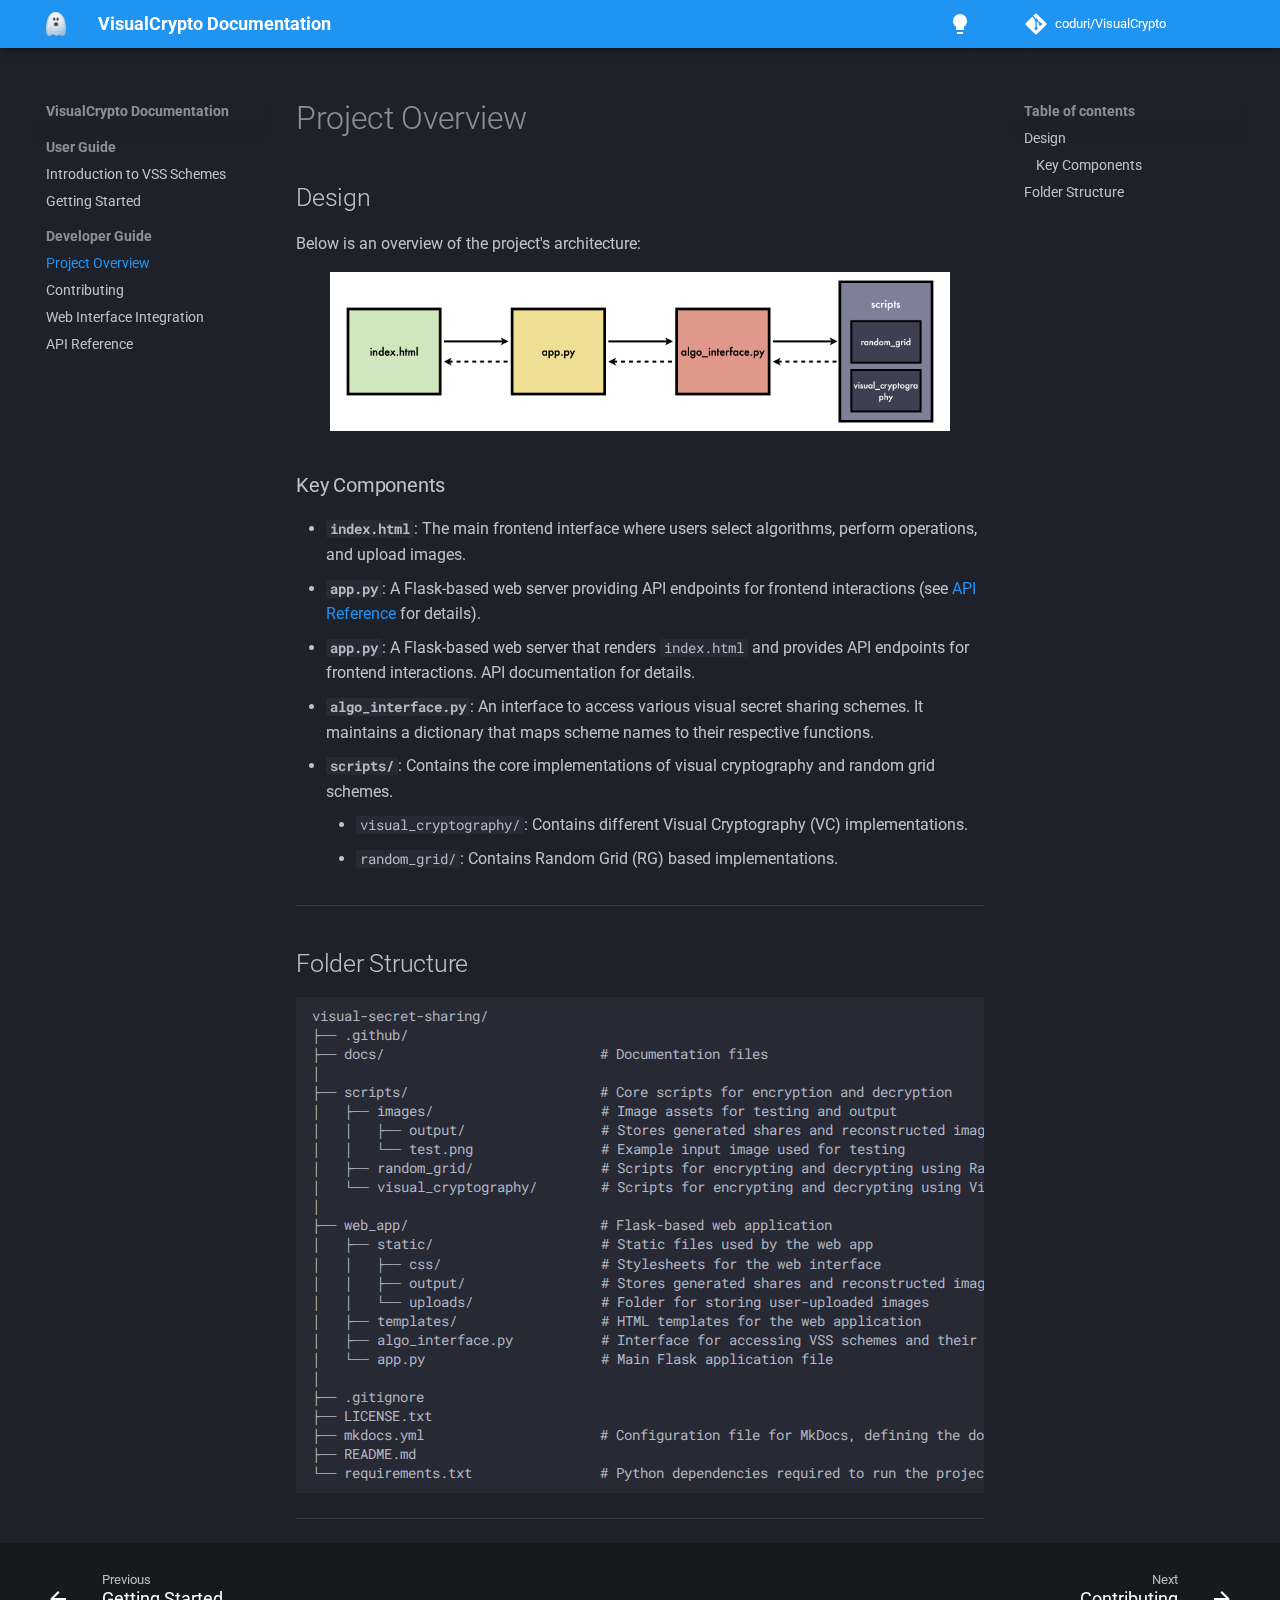
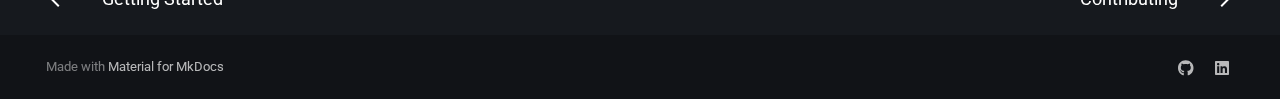
<file: pages/overview/index.html>
<!doctype html>
<html lang="en" class="no-js">
  <head>
    
      <meta charset="utf-8">
      <meta name="viewport" content="width=device-width,initial-scale=1">
      
        <meta name="description" content="Documentation of VisualCrypto a repository that contains Visual Secret Sharing Schemes">
      
      
        <meta name="author" content="Christian Coduri">
      
      
        <link rel="canonical" href="https://coduri.cc/pages/overview/">
      
      
        <link rel="prev" href="../getting_started/">
      
      
        <link rel="next" href="../contributing/">
      
      
      <link rel="icon" href="../../assets/ghost.svg">
      <meta name="generator" content="mkdocs-1.6.1, mkdocs-material-9.6.5">
    
    
      
        <title>Project Overview - VisualCrypto Documentation</title>
      
    
    
      <link rel="stylesheet" href="../../assets/stylesheets/main.8608ea7d.min.css">
      
        
        <link rel="stylesheet" href="../../assets/stylesheets/palette.06af60db.min.css">
      
      


    
    
      
    
    
      
        
        
        <link rel="preconnect" href="https://fonts.gstatic.com" crossorigin>
        <link rel="stylesheet" href="https://fonts.googleapis.com/css?family=Roboto:300,300i,400,400i,700,700i%7CRoboto+Mono:400,400i,700,700i&display=fallback">
        <style>:root{--md-text-font:"Roboto";--md-code-font:"Roboto Mono"}</style>
      
    
    
    <script>__md_scope=new URL("../..",location),__md_hash=e=>[...e].reduce(((e,_)=>(e<<5)-e+_.charCodeAt(0)),0),__md_get=(e,_=localStorage,t=__md_scope)=>JSON.parse(_.getItem(t.pathname+"."+e)),__md_set=(e,_,t=localStorage,a=__md_scope)=>{try{t.setItem(a.pathname+"."+e,JSON.stringify(_))}catch(e){}}</script>
    
      

    
    
    
  </head>
  
  
    
    
      
    
    
    
    
    <body dir="ltr" data-md-color-scheme="slate" data-md-color-primary="blue" data-md-color-accent="indigo">
  
    
    <input class="md-toggle" data-md-toggle="drawer" type="checkbox" id="__drawer" autocomplete="off">
    <input class="md-toggle" data-md-toggle="search" type="checkbox" id="__search" autocomplete="off">
    <label class="md-overlay" for="__drawer"></label>
    <div data-md-component="skip">
      
        
        <a href="#project-overview" class="md-skip">
          Skip to content
        </a>
      
    </div>
    <div data-md-component="announce">
      
    </div>
    
    
      

  

<header class="md-header md-header--shadow" data-md-component="header">
  <nav class="md-header__inner md-grid" aria-label="Header">
    <a href="../.." title="VisualCrypto Documentation" class="md-header__button md-logo" aria-label="VisualCrypto Documentation" data-md-component="logo">
      
  <img src="../../assets/ghost.svg" alt="logo">

    </a>
    <label class="md-header__button md-icon" for="__drawer">
      
      <svg xmlns="http://www.w3.org/2000/svg" viewBox="0 0 24 24"><path d="M3 6h18v2H3zm0 5h18v2H3zm0 5h18v2H3z"/></svg>
    </label>
    <div class="md-header__title" data-md-component="header-title">
      <div class="md-header__ellipsis">
        <div class="md-header__topic">
          <span class="md-ellipsis">
            VisualCrypto Documentation
          </span>
        </div>
        <div class="md-header__topic" data-md-component="header-topic">
          <span class="md-ellipsis">
            
              Project Overview
            
          </span>
        </div>
      </div>
    </div>
    
      
        <form class="md-header__option" data-md-component="palette">
  
    
    
    
    <input class="md-option" data-md-color-media="" data-md-color-scheme="slate" data-md-color-primary="blue" data-md-color-accent="indigo"  aria-label="Switch to light mode"  type="radio" name="__palette" id="__palette_0">
    
      <label class="md-header__button md-icon" title="Switch to light mode" for="__palette_1" hidden>
        <svg xmlns="http://www.w3.org/2000/svg" viewBox="0 0 24 24"><path d="M12 2a7 7 0 0 0-7 7c0 2.38 1.19 4.47 3 5.74V17a1 1 0 0 0 1 1h6a1 1 0 0 0 1-1v-2.26c1.81-1.27 3-3.36 3-5.74a7 7 0 0 0-7-7M9 21a1 1 0 0 0 1 1h4a1 1 0 0 0 1-1v-1H9z"/></svg>
      </label>
    
  
    
    
    
    <input class="md-option" data-md-color-media="" data-md-color-scheme="default" data-md-color-primary="blue" data-md-color-accent="indigo"  aria-label="Switch to dark mode"  type="radio" name="__palette" id="__palette_1">
    
      <label class="md-header__button md-icon" title="Switch to dark mode" for="__palette_0" hidden>
        <svg xmlns="http://www.w3.org/2000/svg" viewBox="0 0 24 24"><path d="M12 2a7 7 0 0 1 7 7c0 2.38-1.19 4.47-3 5.74V17a1 1 0 0 1-1 1H9a1 1 0 0 1-1-1v-2.26C6.19 13.47 5 11.38 5 9a7 7 0 0 1 7-7M9 21v-1h6v1a1 1 0 0 1-1 1h-4a1 1 0 0 1-1-1m3-17a5 5 0 0 0-5 5c0 2.05 1.23 3.81 3 4.58V16h4v-2.42c1.77-.77 3-2.53 3-4.58a5 5 0 0 0-5-5"/></svg>
      </label>
    
  
</form>
      
    
    
      <script>var palette=__md_get("__palette");if(palette&&palette.color){if("(prefers-color-scheme)"===palette.color.media){var media=matchMedia("(prefers-color-scheme: light)"),input=document.querySelector(media.matches?"[data-md-color-media='(prefers-color-scheme: light)']":"[data-md-color-media='(prefers-color-scheme: dark)']");palette.color.media=input.getAttribute("data-md-color-media"),palette.color.scheme=input.getAttribute("data-md-color-scheme"),palette.color.primary=input.getAttribute("data-md-color-primary"),palette.color.accent=input.getAttribute("data-md-color-accent")}for(var[key,value]of Object.entries(palette.color))document.body.setAttribute("data-md-color-"+key,value)}</script>
    
    
    
    
      <div class="md-header__source">
        <a href="https://github.com/coduri/VisualCrypto" title="Go to repository" class="md-source" data-md-component="source">
  <div class="md-source__icon md-icon">
    
    <svg xmlns="http://www.w3.org/2000/svg" viewBox="0 0 448 512"><!--! Font Awesome Free 6.7.2 by @fontawesome - https://fontawesome.com License - https://fontawesome.com/license/free (Icons: CC BY 4.0, Fonts: SIL OFL 1.1, Code: MIT License) Copyright 2024 Fonticons, Inc.--><path d="M439.55 236.05 244 40.45a28.87 28.87 0 0 0-40.81 0l-40.66 40.63 51.52 51.52c27.06-9.14 52.68 16.77 43.39 43.68l49.66 49.66c34.23-11.8 61.18 31 35.47 56.69-26.49 26.49-70.21-2.87-56-37.34L240.22 199v121.85c25.3 12.54 22.26 41.85 9.08 55a34.34 34.34 0 0 1-48.55 0c-17.57-17.6-11.07-46.91 11.25-56v-123c-20.8-8.51-24.6-30.74-18.64-45L142.57 101 8.45 235.14a28.86 28.86 0 0 0 0 40.81l195.61 195.6a28.86 28.86 0 0 0 40.8 0l194.69-194.69a28.86 28.86 0 0 0 0-40.81"/></svg>
  </div>
  <div class="md-source__repository">
    coduri/VisualCrypto
  </div>
</a>
      </div>
    
  </nav>
  
</header>
    
    <div class="md-container" data-md-component="container">
      
      
        
          
        
      
      <main class="md-main" data-md-component="main">
        <div class="md-main__inner md-grid">
          
            
              
              <div class="md-sidebar md-sidebar--primary" data-md-component="sidebar" data-md-type="navigation" >
                <div class="md-sidebar__scrollwrap">
                  <div class="md-sidebar__inner">
                    



<nav class="md-nav md-nav--primary" aria-label="Navigation" data-md-level="0">
  <label class="md-nav__title" for="__drawer">
    <a href="../.." title="VisualCrypto Documentation" class="md-nav__button md-logo" aria-label="VisualCrypto Documentation" data-md-component="logo">
      
  <img src="../../assets/ghost.svg" alt="logo">

    </a>
    VisualCrypto Documentation
  </label>
  
    <div class="md-nav__source">
      <a href="https://github.com/coduri/VisualCrypto" title="Go to repository" class="md-source" data-md-component="source">
  <div class="md-source__icon md-icon">
    
    <svg xmlns="http://www.w3.org/2000/svg" viewBox="0 0 448 512"><!--! Font Awesome Free 6.7.2 by @fontawesome - https://fontawesome.com License - https://fontawesome.com/license/free (Icons: CC BY 4.0, Fonts: SIL OFL 1.1, Code: MIT License) Copyright 2024 Fonticons, Inc.--><path d="M439.55 236.05 244 40.45a28.87 28.87 0 0 0-40.81 0l-40.66 40.63 51.52 51.52c27.06-9.14 52.68 16.77 43.39 43.68l49.66 49.66c34.23-11.8 61.18 31 35.47 56.69-26.49 26.49-70.21-2.87-56-37.34L240.22 199v121.85c25.3 12.54 22.26 41.85 9.08 55a34.34 34.34 0 0 1-48.55 0c-17.57-17.6-11.07-46.91 11.25-56v-123c-20.8-8.51-24.6-30.74-18.64-45L142.57 101 8.45 235.14a28.86 28.86 0 0 0 0 40.81l195.61 195.6a28.86 28.86 0 0 0 40.8 0l194.69-194.69a28.86 28.86 0 0 0 0-40.81"/></svg>
  </div>
  <div class="md-source__repository">
    coduri/VisualCrypto
  </div>
</a>
    </div>
  
  <ul class="md-nav__list" data-md-scrollfix>
    
      
      
  
  
  
  
    
    
    
      
        
        
      
    
    
    <li class="md-nav__item md-nav__item--section md-nav__item--nested">
      
        
        
        <input class="md-nav__toggle md-toggle " type="checkbox" id="__nav_1" >
        
          
          <label class="md-nav__link" for="__nav_1" id="__nav_1_label" tabindex="">
            
  
  <span class="md-ellipsis">
    User Guide
    
  </span>
  

            <span class="md-nav__icon md-icon"></span>
          </label>
        
        <nav class="md-nav" data-md-level="1" aria-labelledby="__nav_1_label" aria-expanded="false">
          <label class="md-nav__title" for="__nav_1">
            <span class="md-nav__icon md-icon"></span>
            User Guide
          </label>
          <ul class="md-nav__list" data-md-scrollfix>
            
              
                
  
  
  
  
    <li class="md-nav__item">
      <a href="../.." class="md-nav__link">
        
  
  <span class="md-ellipsis">
    Introduction to VSS Schemes
    
  </span>
  

      </a>
    </li>
  

              
            
              
                
  
  
  
  
    <li class="md-nav__item">
      <a href="../getting_started/" class="md-nav__link">
        
  
  <span class="md-ellipsis">
    Getting Started
    
  </span>
  

      </a>
    </li>
  

              
            
          </ul>
        </nav>
      
    </li>
  

    
      
      
  
  
    
  
  
  
    
    
    
      
        
        
      
    
    
    <li class="md-nav__item md-nav__item--active md-nav__item--section md-nav__item--nested">
      
        
        
        <input class="md-nav__toggle md-toggle " type="checkbox" id="__nav_2" checked>
        
          
          <label class="md-nav__link" for="__nav_2" id="__nav_2_label" tabindex="">
            
  
  <span class="md-ellipsis">
    Developer Guide
    
  </span>
  

            <span class="md-nav__icon md-icon"></span>
          </label>
        
        <nav class="md-nav" data-md-level="1" aria-labelledby="__nav_2_label" aria-expanded="true">
          <label class="md-nav__title" for="__nav_2">
            <span class="md-nav__icon md-icon"></span>
            Developer Guide
          </label>
          <ul class="md-nav__list" data-md-scrollfix>
            
              
                
  
  
    
  
  
  
    <li class="md-nav__item md-nav__item--active">
      
      <input class="md-nav__toggle md-toggle" type="checkbox" id="__toc">
      
      
        
      
      
        <label class="md-nav__link md-nav__link--active" for="__toc">
          
  
  <span class="md-ellipsis">
    Project Overview
    
  </span>
  

          <span class="md-nav__icon md-icon"></span>
        </label>
      
      <a href="./" class="md-nav__link md-nav__link--active">
        
  
  <span class="md-ellipsis">
    Project Overview
    
  </span>
  

      </a>
      
        

<nav class="md-nav md-nav--secondary" aria-label="Table of contents">
  
  
  
    
  
  
    <label class="md-nav__title" for="__toc">
      <span class="md-nav__icon md-icon"></span>
      Table of contents
    </label>
    <ul class="md-nav__list" data-md-component="toc" data-md-scrollfix>
      
        <li class="md-nav__item">
  <a href="#design" class="md-nav__link">
    <span class="md-ellipsis">
      Design
    </span>
  </a>
  
    <nav class="md-nav" aria-label="Design">
      <ul class="md-nav__list">
        
          <li class="md-nav__item">
  <a href="#key-components" class="md-nav__link">
    <span class="md-ellipsis">
      Key Components
    </span>
  </a>
  
</li>
        
      </ul>
    </nav>
  
</li>
      
        <li class="md-nav__item">
  <a href="#folder-structure" class="md-nav__link">
    <span class="md-ellipsis">
      Folder Structure
    </span>
  </a>
  
</li>
      
    </ul>
  
</nav>
      
    </li>
  

              
            
              
                
  
  
  
  
    <li class="md-nav__item">
      <a href="../contributing/" class="md-nav__link">
        
  
  <span class="md-ellipsis">
    Contributing
    
  </span>
  

      </a>
    </li>
  

              
            
              
                
  
  
  
  
    <li class="md-nav__item">
      <a href="../web_interface_integration/" class="md-nav__link">
        
  
  <span class="md-ellipsis">
    Web Interface Integration
    
  </span>
  

      </a>
    </li>
  

              
            
              
                
  
  
  
  
    <li class="md-nav__item">
      <a href="../api_reference/" class="md-nav__link">
        
  
  <span class="md-ellipsis">
    API Reference
    
  </span>
  

      </a>
    </li>
  

              
            
          </ul>
        </nav>
      
    </li>
  

    
  </ul>
</nav>
                  </div>
                </div>
              </div>
            
            
              
              <div class="md-sidebar md-sidebar--secondary" data-md-component="sidebar" data-md-type="toc" >
                <div class="md-sidebar__scrollwrap">
                  <div class="md-sidebar__inner">
                    

<nav class="md-nav md-nav--secondary" aria-label="Table of contents">
  
  
  
    
  
  
    <label class="md-nav__title" for="__toc">
      <span class="md-nav__icon md-icon"></span>
      Table of contents
    </label>
    <ul class="md-nav__list" data-md-component="toc" data-md-scrollfix>
      
        <li class="md-nav__item">
  <a href="#design" class="md-nav__link">
    <span class="md-ellipsis">
      Design
    </span>
  </a>
  
    <nav class="md-nav" aria-label="Design">
      <ul class="md-nav__list">
        
          <li class="md-nav__item">
  <a href="#key-components" class="md-nav__link">
    <span class="md-ellipsis">
      Key Components
    </span>
  </a>
  
</li>
        
      </ul>
    </nav>
  
</li>
      
        <li class="md-nav__item">
  <a href="#folder-structure" class="md-nav__link">
    <span class="md-ellipsis">
      Folder Structure
    </span>
  </a>
  
</li>
      
    </ul>
  
</nav>
                  </div>
                </div>
              </div>
            
          
          
            <div class="md-content" data-md-component="content">
              <article class="md-content__inner md-typeset">
                
                  


  
  


<h1 id="project-overview">Project Overview</h1>
<h2 id="design">Design</h2>
<p>Below is an overview of the project's architecture:</p>
<div align="center">
    <img src="../../assets/design.png" alt="Project Structure" width="90%"> 
</div>

<h3 id="key-components">Key Components</h3>
<ul>
<li><strong><code>index.html</code></strong>: The main frontend interface where users select algorithms, perform operations, and upload images.</li>
<li><strong><code>app.py</code></strong>: A Flask-based web server providing API endpoints for frontend interactions (see <a href="../api_reference/">API Reference</a> for details).</li>
<li><strong><code>app.py</code></strong>: A Flask-based web server that renders <code>index.html</code> and provides API endpoints for frontend interactions.  API documentation for details.</li>
<li><strong><code>algo_interface.py</code></strong>: An interface to access various visual secret sharing schemes. It maintains a dictionary that maps scheme names to their respective functions.</li>
<li><strong><code>scripts/</code></strong>: Contains the core implementations of visual cryptography and random grid schemes.<ul>
<li><code>visual_cryptography/</code>: Contains different Visual Cryptography (VC) implementations.</li>
<li><code>random_grid/</code>: Contains Random Grid (RG) based implementations.</li>
</ul>
</li>
</ul>
<hr />
<h2 id="folder-structure">Folder Structure</h2>
<div class="highlight"><pre><span></span><code>visual-secret-sharing/
├── .github/
├── docs/                           # Documentation files
│
├── scripts/                        # Core scripts for encryption and decryption
│   ├── images/                     # Image assets for testing and output
│   │   ├── output/                 # Stores generated shares and reconstructed images (when using CLI)
│   │   └── test.png                # Example input image used for testing
│   ├── random_grid/                # Scripts for encrypting and decrypting using Random Grid schemes
│   └── visual_cryptography/        # Scripts for encrypting and decrypting using Visual Cryptography schemes
│
├── web_app/                        # Flask-based web application
│   ├── static/                     # Static files used by the web app
│   │   ├── css/                    # Stylesheets for the web interface
│   │   ├── output/                 # Stores generated shares and reconstructed images (when using GUI)
│   │   └── uploads/                # Folder for storing user-uploaded images
│   ├── templates/                  # HTML templates for the web application
│   ├── algo_interface.py           # Interface for accessing VSS schemes and their corresponding functions
│   └── app.py                      # Main Flask application file
│
├── .gitignore
├── LICENSE.txt
├── mkdocs.yml                      # Configuration file for MkDocs, defining the documentation structure
├── README.md
└── requirements.txt                # Python dependencies required to run the project
</code></pre></div>
<hr />












                
              </article>
            </div>
          
          
<script>var target=document.getElementById(location.hash.slice(1));target&&target.name&&(target.checked=target.name.startsWith("__tabbed_"))</script>
        </div>
        
      </main>
      
        <footer class="md-footer">
  
    
      
      <nav class="md-footer__inner md-grid" aria-label="Footer" >
        
          
          <a href="../getting_started/" class="md-footer__link md-footer__link--prev" aria-label="Previous: Getting Started">
            <div class="md-footer__button md-icon">
              
              <svg xmlns="http://www.w3.org/2000/svg" viewBox="0 0 24 24"><path d="M20 11v2H8l5.5 5.5-1.42 1.42L4.16 12l7.92-7.92L13.5 5.5 8 11z"/></svg>
            </div>
            <div class="md-footer__title">
              <span class="md-footer__direction">
                Previous
              </span>
              <div class="md-ellipsis">
                Getting Started
              </div>
            </div>
          </a>
        
        
          
          <a href="../contributing/" class="md-footer__link md-footer__link--next" aria-label="Next: Contributing">
            <div class="md-footer__title">
              <span class="md-footer__direction">
                Next
              </span>
              <div class="md-ellipsis">
                Contributing
              </div>
            </div>
            <div class="md-footer__button md-icon">
              
              <svg xmlns="http://www.w3.org/2000/svg" viewBox="0 0 24 24"><path d="M4 11v2h12l-5.5 5.5 1.42 1.42L19.84 12l-7.92-7.92L10.5 5.5 16 11z"/></svg>
            </div>
          </a>
        
      </nav>
    
  
  <div class="md-footer-meta md-typeset">
    <div class="md-footer-meta__inner md-grid">
      <div class="md-copyright">
  
  
    Made with
    <a href="https://squidfunk.github.io/mkdocs-material/" target="_blank" rel="noopener">
      Material for MkDocs
    </a>
  
</div>
      
        <div class="md-social">
  
    
    
    
    
      
      
    
    <a href="https://github.com/coduri" target="_blank" rel="noopener" title="github.com" class="md-social__link">
      <svg xmlns="http://www.w3.org/2000/svg" viewBox="0 0 496 512"><!--! Font Awesome Free 6.7.2 by @fontawesome - https://fontawesome.com License - https://fontawesome.com/license/free (Icons: CC BY 4.0, Fonts: SIL OFL 1.1, Code: MIT License) Copyright 2024 Fonticons, Inc.--><path d="M165.9 397.4c0 2-2.3 3.6-5.2 3.6-3.3.3-5.6-1.3-5.6-3.6 0-2 2.3-3.6 5.2-3.6 3-.3 5.6 1.3 5.6 3.6m-31.1-4.5c-.7 2 1.3 4.3 4.3 4.9 2.6 1 5.6 0 6.2-2s-1.3-4.3-4.3-5.2c-2.6-.7-5.5.3-6.2 2.3m44.2-1.7c-2.9.7-4.9 2.6-4.6 4.9.3 2 2.9 3.3 5.9 2.6 2.9-.7 4.9-2.6 4.6-4.6-.3-1.9-3-3.2-5.9-2.9M244.8 8C106.1 8 0 113.3 0 252c0 110.9 69.8 205.8 169.5 239.2 12.8 2.3 17.3-5.6 17.3-12.1 0-6.2-.3-40.4-.3-61.4 0 0-70 15-84.7-29.8 0 0-11.4-29.1-27.8-36.6 0 0-22.9-15.7 1.6-15.4 0 0 24.9 2 38.6 25.8 21.9 38.6 58.6 27.5 72.9 20.9 2.3-16 8.8-27.1 16-33.7-55.9-6.2-112.3-14.3-112.3-110.5 0-27.5 7.6-41.3 23.6-58.9-2.6-6.5-11.1-33.3 2.6-67.9 20.9-6.5 69 27 69 27 20-5.6 41.5-8.5 62.8-8.5s42.8 2.9 62.8 8.5c0 0 48.1-33.6 69-27 13.7 34.7 5.2 61.4 2.6 67.9 16 17.7 25.8 31.5 25.8 58.9 0 96.5-58.9 104.2-114.8 110.5 9.2 7.9 17 22.9 17 46.4 0 33.7-.3 75.4-.3 83.6 0 6.5 4.6 14.4 17.3 12.1C428.2 457.8 496 362.9 496 252 496 113.3 383.5 8 244.8 8M97.2 352.9c-1.3 1-1 3.3.7 5.2 1.6 1.6 3.9 2.3 5.2 1 1.3-1 1-3.3-.7-5.2-1.6-1.6-3.9-2.3-5.2-1m-10.8-8.1c-.7 1.3.3 2.9 2.3 3.9 1.6 1 3.6.7 4.3-.7.7-1.3-.3-2.9-2.3-3.9-2-.6-3.6-.3-4.3.7m32.4 35.6c-1.6 1.3-1 4.3 1.3 6.2 2.3 2.3 5.2 2.6 6.5 1 1.3-1.3.7-4.3-1.3-6.2-2.2-2.3-5.2-2.6-6.5-1m-11.4-14.7c-1.6 1-1.6 3.6 0 5.9s4.3 3.3 5.6 2.3c1.6-1.3 1.6-3.9 0-6.2-1.4-2.3-4-3.3-5.6-2"/></svg>
    </a>
  
    
    
    
    
      
      
    
    <a href="https://www.linkedin.com/in/christiancoduri/" target="_blank" rel="noopener" title="www.linkedin.com" class="md-social__link">
      <svg xmlns="http://www.w3.org/2000/svg" viewBox="0 0 448 512"><!--! Font Awesome Free 6.7.2 by @fontawesome - https://fontawesome.com License - https://fontawesome.com/license/free (Icons: CC BY 4.0, Fonts: SIL OFL 1.1, Code: MIT License) Copyright 2024 Fonticons, Inc.--><path d="M416 32H31.9C14.3 32 0 46.5 0 64.3v383.4C0 465.5 14.3 480 31.9 480H416c17.6 0 32-14.5 32-32.3V64.3c0-17.8-14.4-32.3-32-32.3M135.4 416H69V202.2h66.5V416zm-33.2-243c-21.3 0-38.5-17.3-38.5-38.5S80.9 96 102.2 96c21.2 0 38.5 17.3 38.5 38.5 0 21.3-17.2 38.5-38.5 38.5m282.1 243h-66.4V312c0-24.8-.5-56.7-34.5-56.7-34.6 0-39.9 27-39.9 54.9V416h-66.4V202.2h63.7v29.2h.9c8.9-16.8 30.6-34.5 62.9-34.5 67.2 0 79.7 44.3 79.7 101.9z"/></svg>
    </a>
  
</div>
      
    </div>
  </div>
</footer>
      
    </div>
    <div class="md-dialog" data-md-component="dialog">
      <div class="md-dialog__inner md-typeset"></div>
    </div>
    
    
    <script id="__config" type="application/json">{"base": "../..", "features": ["navigation.instant", "navigation.sections", "navigation.instant.prefetch", "navigation.footer"], "search": "../../assets/javascripts/workers/search.f8cc74c7.min.js", "translations": {"clipboard.copied": "Copied to clipboard", "clipboard.copy": "Copy to clipboard", "search.result.more.one": "1 more on this page", "search.result.more.other": "# more on this page", "search.result.none": "No matching documents", "search.result.one": "1 matching document", "search.result.other": "# matching documents", "search.result.placeholder": "Type to start searching", "search.result.term.missing": "Missing", "select.version": "Select version"}}</script>
    
    
      <script src="../../assets/javascripts/bundle.f1b6f286.min.js"></script>
      
    
  </body>
</html>
</file>
<file: assets/stylesheets/main.4af4bdda.min.css>
@charset "UTF-8";html{-webkit-text-size-adjust:none;-moz-text-size-adjust:none;text-size-adjust:none;box-sizing:border-box}*,:after,:before{box-sizing:inherit}@media (prefers-reduced-motion){*,:after,:before{transition:none!important}}body{margin:0}a,button,input,label{-webkit-tap-highlight-color:transparent}a{color:inherit;text-decoration:none}hr{border:0;box-sizing:initial;display:block;height:.05rem;overflow:visible;padding:0}small{font-size:80%}sub,sup{line-height:1em}img{border-style:none}table{border-collapse:initial;border-spacing:0}td,th{font-weight:400;vertical-align:top}button{background:#0000;border:0;font-family:inherit;font-size:inherit;margin:0;padding:0}input{border:0;outline:none}:root{--md-primary-fg-color:#4051b5;--md-primary-fg-color--light:#5d6cc0;--md-primary-fg-color--dark:#303fa1;--md-primary-bg-color:#fff;--md-primary-bg-color--light:#ffffffb3;--md-accent-fg-color:#526cfe;--md-accent-fg-color--transparent:#526cfe1a;--md-accent-bg-color:#fff;--md-accent-bg-color--light:#ffffffb3}[data-md-color-scheme=default]{color-scheme:light}[data-md-color-scheme=default] img[src$="#gh-dark-mode-only"],[data-md-color-scheme=default] img[src$="#only-dark"]{display:none}:root,[data-md-color-scheme=default]{--md-hue:225deg;--md-default-fg-color:#000000de;--md-default-fg-color--light:#0000008a;--md-default-fg-color--lighter:#00000052;--md-default-fg-color--lightest:#00000012;--md-default-bg-color:#fff;--md-default-bg-color--light:#ffffffb3;--md-default-bg-color--lighter:#ffffff4d;--md-default-bg-color--lightest:#ffffff1f;--md-code-fg-color:#36464e;--md-code-bg-color:#f5f5f5;--md-code-hl-color:#4287ff;--md-code-hl-color--light:#4287ff1a;--md-code-hl-number-color:#d52a2a;--md-code-hl-special-color:#db1457;--md-code-hl-function-color:#a846b9;--md-code-hl-constant-color:#6e59d9;--md-code-hl-keyword-color:#3f6ec6;--md-code-hl-string-color:#1c7d4d;--md-code-hl-name-color:var(--md-code-fg-color);--md-code-hl-operator-color:var(--md-default-fg-color--light);--md-code-hl-punctuation-color:var(--md-default-fg-color--light);--md-code-hl-comment-color:var(--md-default-fg-color--light);--md-code-hl-generic-color:var(--md-default-fg-color--light);--md-code-hl-variable-color:var(--md-default-fg-color--light);--md-typeset-color:var(--md-default-fg-color);--md-typeset-a-color:var(--md-primary-fg-color);--md-typeset-del-color:#f5503d26;--md-typeset-ins-color:#0bd57026;--md-typeset-kbd-color:#fafafa;--md-typeset-kbd-accent-color:#fff;--md-typeset-kbd-border-color:#b8b8b8;--md-typeset-mark-color:#ffff0080;--md-typeset-table-color:#0000001f;--md-typeset-table-color--light:rgba(0,0,0,.035);--md-admonition-fg-color:var(--md-default-fg-color);--md-admonition-bg-color:var(--md-default-bg-color);--md-warning-fg-color:#000000de;--md-warning-bg-color:#ff9;--md-footer-fg-color:#fff;--md-footer-fg-color--light:#ffffffb3;--md-footer-fg-color--lighter:#ffffff73;--md-footer-bg-color:#000000de;--md-footer-bg-color--dark:#00000052;--md-shadow-z1:0 0.2rem 0.5rem #0000000d,0 0 0.05rem #0000001a;--md-shadow-z2:0 0.2rem 0.5rem #0000001a,0 0 0.05rem #00000040;--md-shadow-z3:0 0.2rem 0.5rem #0003,0 0 0.05rem #00000059}.md-icon svg{fill:currentcolor;display:block;height:1.2rem;width:1.2rem}body{-webkit-font-smoothing:antialiased;-moz-osx-font-smoothing:grayscale;--md-text-font-family:var(--md-text-font,_),-apple-system,BlinkMacSystemFont,Helvetica,Arial,sans-serif;--md-code-font-family:var(--md-code-font,_),SFMono-Regular,Consolas,Menlo,monospace}aside,body,input{font-feature-settings:"kern","liga";color:var(--md-typeset-color);font-family:var(--md-text-font-family)}code,kbd,pre{font-feature-settings:"kern";font-family:var(--md-code-font-family)}:root{--md-typeset-table-sort-icon:url('data:image/svg+xml;charset=utf-8,<svg xmlns="http://www.w3.org/2000/svg" viewBox="0 0 24 24"><path d="m18 21-4-4h3V7h-3l4-4 4 4h-3v10h3M2 19v-2h10v2M2 13v-2h7v2M2 7V5h4v2z"/></svg>');--md-typeset-table-sort-icon--asc:url('data:image/svg+xml;charset=utf-8,<svg xmlns="http://www.w3.org/2000/svg" viewBox="0 0 24 24"><path d="M19 17h3l-4 4-4-4h3V3h2M2 17h10v2H2M6 5v2H2V5m0 6h7v2H2z"/></svg>');--md-typeset-table-sort-icon--desc:url('data:image/svg+xml;charset=utf-8,<svg xmlns="http://www.w3.org/2000/svg" viewBox="0 0 24 24"><path d="M19 7h3l-4-4-4 4h3v14h2M2 17h10v2H2M6 5v2H2V5m0 6h7v2H2z"/></svg>')}.md-typeset{-webkit-print-color-adjust:exact;color-adjust:exact;font-size:.8rem;line-height:1.6;overflow-wrap:break-word}@media print{.md-typeset{font-size:.68rem}}.md-typeset blockquote,.md-typeset dl,.md-typeset figure,.md-typeset ol,.md-typeset pre,.md-typeset ul{margin-bottom:1em;margin-top:1em}.md-typeset h1{color:var(--md-default-fg-color--light);font-size:2em;line-height:1.3;margin:0 0 1.25em}.md-typeset h1,.md-typeset h2{font-weight:300;letter-spacing:-.01em}.md-typeset h2{font-size:1.5625em;line-height:1.4;margin:1.6em 0 .64em}.md-typeset h3{font-size:1.25em;font-weight:400;letter-spacing:-.01em;line-height:1.5;margin:1.6em 0 .8em}.md-typeset h2+h3{margin-top:.8em}.md-typeset h4{font-weight:700;letter-spacing:-.01em;margin:1em 0}.md-typeset h5,.md-typeset h6{color:var(--md-default-fg-color--light);font-size:.8em;font-weight:700;letter-spacing:-.01em;margin:1.25em 0}.md-typeset h5{text-transform:uppercase}.md-typeset h5 code{text-transform:none}.md-typeset hr{border-bottom:.05rem solid var(--md-default-fg-color--lightest);display:flow-root;margin:1.5em 0}.md-typeset a{color:var(--md-typeset-a-color);word-break:break-word}.md-typeset a,.md-typeset a:before{transition:color 125ms}.md-typeset a:focus,.md-typeset a:hover{color:var(--md-accent-fg-color)}.md-typeset a:focus code,.md-typeset a:hover code{background-color:var(--md-accent-fg-color--transparent)}.md-typeset a code{color:currentcolor;transition:background-color 125ms}.md-typeset a.focus-visible{outline-color:var(--md-accent-fg-color);outline-offset:.2rem}.md-typeset code,.md-typeset kbd,.md-typeset pre{color:var(--md-code-fg-color);direction:ltr;font-variant-ligatures:none}@media print{.md-typeset code,.md-typeset kbd,.md-typeset pre{white-space:pre-wrap}}.md-typeset code{background-color:var(--md-code-bg-color);border-radius:.1rem;-webkit-box-decoration-break:clone;box-decoration-break:clone;font-size:.85em;padding:0 .2941176471em;word-break:break-word}.md-typeset code:not(.focus-visible){-webkit-tap-highlight-color:transparent;outline:none}.md-typeset pre{display:flow-root;line-height:1.4;position:relative}.md-typeset pre>code{-webkit-box-decoration-break:slice;box-decoration-break:slice;box-shadow:none;display:block;margin:0;outline-color:var(--md-accent-fg-color);overflow:auto;padding:.7720588235em 1.1764705882em;scrollbar-color:var(--md-default-fg-color--lighter) #0000;scrollbar-width:thin;touch-action:auto;word-break:normal}.md-typeset pre>code:hover{scrollbar-color:var(--md-accent-fg-color) #0000}.md-typeset pre>code::-webkit-scrollbar{height:.2rem;width:.2rem}.md-typeset pre>code::-webkit-scrollbar-thumb{background-color:var(--md-default-fg-color--lighter)}.md-typeset pre>code::-webkit-scrollbar-thumb:hover{background-color:var(--md-accent-fg-color)}.md-typeset kbd{background-color:var(--md-typeset-kbd-color);border-radius:.1rem;box-shadow:0 .1rem 0 .05rem var(--md-typeset-kbd-border-color),0 .1rem 0 var(--md-typeset-kbd-border-color),0 -.1rem .2rem var(--md-typeset-kbd-accent-color) inset;color:var(--md-default-fg-color);display:inline-block;font-size:.75em;padding:0 .6666666667em;vertical-align:text-top;word-break:break-word}.md-typeset mark{background-color:var(--md-typeset-mark-color);-webkit-box-decoration-break:clone;box-decoration-break:clone;color:inherit;word-break:break-word}.md-typeset abbr{border-bottom:.05rem dotted var(--md-default-fg-color--light);cursor:help;text-decoration:none}.md-typeset small{opacity:.75}[dir=ltr] .md-typeset sub,[dir=ltr] .md-typeset sup{margin-left:.078125em}[dir=rtl] .md-typeset sub,[dir=rtl] .md-typeset sup{margin-right:.078125em}[dir=ltr] .md-typeset blockquote{padding-left:.6rem}[dir=rtl] .md-typeset blockquote{padding-right:.6rem}[dir=ltr] .md-typeset blockquote{border-left:.2rem solid var(--md-default-fg-color--lighter)}[dir=rtl] .md-typeset blockquote{border-right:.2rem solid var(--md-default-fg-color--lighter)}.md-typeset blockquote{color:var(--md-default-fg-color--light);margin-left:0;margin-right:0}.md-typeset ul{list-style-type:disc}.md-typeset ul[type]{list-style-type:revert-layer}[dir=ltr] .md-typeset ol,[dir=ltr] .md-typeset ul{margin-left:.625em}[dir=rtl] .md-typeset ol,[dir=rtl] .md-typeset ul{margin-right:.625em}.md-typeset ol,.md-typeset ul{padding:0}.md-typeset ol:not([hidden]),.md-typeset ul:not([hidden]){display:flow-root}.md-typeset ol ol,.md-typeset ul ol{list-style-type:lower-alpha}.md-typeset ol ol ol,.md-typeset ul ol ol{list-style-type:lower-roman}.md-typeset ol ol ol ol,.md-typeset ul ol ol ol{list-style-type:upper-alpha}.md-typeset ol ol ol ol ol,.md-typeset ul ol ol ol ol{list-style-type:upper-roman}.md-typeset ol[type],.md-typeset ul[type]{list-style-type:revert-layer}[dir=ltr] .md-typeset ol li,[dir=ltr] .md-typeset ul li{margin-left:1.25em}[dir=rtl] .md-typeset ol li,[dir=rtl] .md-typeset ul li{margin-right:1.25em}.md-typeset ol li,.md-typeset ul li{margin-bottom:.5em}.md-typeset ol li blockquote,.md-typeset ol li p,.md-typeset ul li blockquote,.md-typeset ul li p{margin:.5em 0}.md-typeset ol li:last-child,.md-typeset ul li:last-child{margin-bottom:0}[dir=ltr] .md-typeset ol li ol,[dir=ltr] .md-typeset ol li ul,[dir=ltr] .md-typeset ul li ol,[dir=ltr] .md-typeset ul li ul{margin-left:.625em}[dir=rtl] .md-typeset ol li ol,[dir=rtl] .md-typeset ol li ul,[dir=rtl] .md-typeset ul li ol,[dir=rtl] .md-typeset ul li ul{margin-right:.625em}.md-typeset ol li ol,.md-typeset ol li ul,.md-typeset ul li ol,.md-typeset ul li ul{margin-bottom:.5em;margin-top:.5em}[dir=ltr] .md-typeset dd{margin-left:1.875em}[dir=rtl] .md-typeset dd{margin-right:1.875em}.md-typeset dd{margin-bottom:1.5em;margin-top:1em}.md-typeset img,.md-typeset svg,.md-typeset video{height:auto;max-width:100%}.md-typeset img[align=left]{margin:1em 1em 1em 0}.md-typeset img[align=right]{margin:1em 0 1em 1em}.md-typeset img[align]:only-child{margin-top:0}.md-typeset figure{display:flow-root;margin:1em auto;max-width:100%;text-align:center;width:-moz-fit-content;width:fit-content}.md-typeset figure img{display:block;margin:0 auto}.md-typeset figcaption{font-style:italic;margin:1em auto;max-width:24rem}.md-typeset iframe{max-width:100%}.md-typeset table:not([class]){background-color:var(--md-default-bg-color);border:.05rem solid var(--md-typeset-table-color);border-radius:.1rem;display:inline-block;font-size:.64rem;max-width:100%;overflow:auto;touch-action:auto}@media print{.md-typeset table:not([class]){display:table}}.md-typeset table:not([class])+*{margin-top:1.5em}.md-typeset table:not([class]) td>:first-child,.md-typeset table:not([class]) th>:first-child{margin-top:0}.md-typeset table:not([class]) td>:last-child,.md-typeset table:not([class]) th>:last-child{margin-bottom:0}.md-typeset table:not([class]) td:not([align]),.md-typeset table:not([class]) th:not([align]){text-align:left}[dir=rtl] .md-typeset table:not([class]) td:not([align]),[dir=rtl] .md-typeset table:not([class]) th:not([align]){text-align:right}.md-typeset table:not([class]) th{font-weight:700;min-width:5rem;padding:.9375em 1.25em;vertical-align:top}.md-typeset table:not([class]) td{border-top:.05rem solid var(--md-typeset-table-color);padding:.9375em 1.25em;vertical-align:top}.md-typeset table:not([class]) tbody tr{transition:background-color 125ms}.md-typeset table:not([class]) tbody tr:hover{background-color:var(--md-typeset-table-color--light);box-shadow:0 .05rem 0 var(--md-default-bg-color) inset}.md-typeset table:not([class]) a{word-break:normal}.md-typeset table th[role=columnheader]{cursor:pointer}[dir=ltr] .md-typeset table th[role=columnheader]:after{margin-left:.5em}[dir=rtl] .md-typeset table th[role=columnheader]:after{margin-right:.5em}.md-typeset table th[role=columnheader]:after{content:"";display:inline-block;height:1.2em;-webkit-mask-image:var(--md-typeset-table-sort-icon);mask-image:var(--md-typeset-table-sort-icon);-webkit-mask-repeat:no-repeat;mask-repeat:no-repeat;-webkit-mask-size:contain;mask-size:contain;transition:background-color 125ms;vertical-align:text-bottom;width:1.2em}.md-typeset table th[role=columnheader]:hover:after{background-color:var(--md-default-fg-color--lighter)}.md-typeset table th[role=columnheader][aria-sort=ascending]:after{background-color:var(--md-default-fg-color--light);-webkit-mask-image:var(--md-typeset-table-sort-icon--asc);mask-image:var(--md-typeset-table-sort-icon--asc)}.md-typeset table th[role=columnheader][aria-sort=descending]:after{background-color:var(--md-default-fg-color--light);-webkit-mask-image:var(--md-typeset-table-sort-icon--desc);mask-image:var(--md-typeset-table-sort-icon--desc)}.md-typeset__scrollwrap{margin:1em -.8rem;overflow-x:auto;touch-action:auto}.md-typeset__table{display:inline-block;margin-bottom:.5em;padding:0 .8rem}@media print{.md-typeset__table{display:block}}html .md-typeset__table table{display:table;margin:0;overflow:hidden;width:100%}@media screen and (max-width:44.984375em){.md-content__inner>pre{margin:1em -.8rem}.md-content__inner>pre code{border-radius:0}}.md-typeset .md-author{border-radius:100%;display:block;flex-shrink:0;height:1.6rem;overflow:hidden;position:relative;transition:color 125ms,transform 125ms;width:1.6rem}.md-typeset .md-author img{display:block}.md-typeset .md-author--more{background:var(--md-default-fg-color--lightest);color:var(--md-default-fg-color--lighter);font-size:.6rem;font-weight:700;line-height:1.6rem;text-align:center}.md-typeset .md-author--long{height:2.4rem;width:2.4rem}.md-typeset a.md-author{transform:scale(1)}.md-typeset a.md-author img{border-radius:100%;filter:grayscale(100%) opacity(75%);transition:filter 125ms}.md-typeset a.md-author:focus,.md-typeset a.md-author:hover{transform:scale(1.1);z-index:1}.md-typeset a.md-author:focus img,.md-typeset a.md-author:hover img{filter:grayscale(0)}.md-banner{background-color:var(--md-footer-bg-color);color:var(--md-footer-fg-color);overflow:auto}@media print{.md-banner{display:none}}.md-banner--warning{background-color:var(--md-warning-bg-color);color:var(--md-warning-fg-color)}.md-banner__inner{font-size:.7rem;margin:.6rem auto;padding:0 .8rem}[dir=ltr] .md-banner__button{float:right}[dir=rtl] .md-banner__button{float:left}.md-banner__button{color:inherit;cursor:pointer;transition:opacity .25s}.no-js .md-banner__button{display:none}.md-banner__button:hover{opacity:.7}html{font-size:125%;height:100%;overflow-x:hidden}@media screen and (min-width:100em){html{font-size:137.5%}}@media screen and (min-width:125em){html{font-size:150%}}body{background-color:var(--md-default-bg-color);display:flex;flex-direction:column;font-size:.5rem;min-height:100%;position:relative;width:100%}@media print{body{display:block}}@media screen and (max-width:59.984375em){body[data-md-scrolllock]{position:fixed}}.md-grid{margin-left:auto;margin-right:auto;max-width:61rem}.md-container{display:flex;flex-direction:column;flex-grow:1}@media print{.md-container{display:block}}.md-main{flex-grow:1}.md-main__inner{display:flex;height:100%;margin-top:1.5rem}.md-ellipsis{overflow:hidden;text-overflow:ellipsis}.md-toggle{display:none}.md-option{height:0;opacity:0;position:absolute;width:0}.md-option:checked+label:not([hidden]){display:block}.md-option.focus-visible+label{outline-color:var(--md-accent-fg-color);outline-style:auto}.md-skip{background-color:var(--md-default-fg-color);border-radius:.1rem;color:var(--md-default-bg-color);font-size:.64rem;margin:.5rem;opacity:0;outline-color:var(--md-accent-fg-color);padding:.3rem .5rem;position:fixed;transform:translateY(.4rem);z-index:-1}.md-skip:focus{opacity:1;transform:translateY(0);transition:transform .25s cubic-bezier(.4,0,.2,1),opacity 175ms 75ms;z-index:10}@page{margin:25mm}:root{--md-clipboard-icon:url('data:image/svg+xml;charset=utf-8,<svg xmlns="http://www.w3.org/2000/svg" viewBox="0 0 24 24"><path d="M19 21H8V7h11m0-2H8a2 2 0 0 0-2 2v14a2 2 0 0 0 2 2h11a2 2 0 0 0 2-2V7a2 2 0 0 0-2-2m-3-4H4a2 2 0 0 0-2 2v14h2V3h12z"/></svg>')}.md-clipboard{border-radius:.1rem;color:var(--md-default-fg-color--lightest);cursor:pointer;height:1.5em;outline-color:var(--md-accent-fg-color);outline-offset:.1rem;position:absolute;right:.5em;top:.5em;transition:color .25s;width:1.5em;z-index:1}@media print{.md-clipboard{display:none}}.md-clipboard:not(.focus-visible){-webkit-tap-highlight-color:transparent;outline:none}:hover>.md-clipboard{color:var(--md-default-fg-color--light)}.md-clipboard:focus,.md-clipboard:hover{color:var(--md-accent-fg-color)}.md-clipboard:after{background-color:currentcolor;content:"";display:block;height:1.125em;margin:0 auto;-webkit-mask-image:var(--md-clipboard-icon);mask-image:var(--md-clipboard-icon);-webkit-mask-position:center;mask-position:center;-webkit-mask-repeat:no-repeat;mask-repeat:no-repeat;-webkit-mask-size:contain;mask-size:contain;width:1.125em}.md-clipboard--inline{cursor:pointer}.md-clipboard--inline code{transition:color .25s,background-color .25s}.md-clipboard--inline:focus code,.md-clipboard--inline:hover code{background-color:var(--md-accent-fg-color--transparent);color:var(--md-accent-fg-color)}.md-typeset .md-code__content{display:grid}@keyframes consent{0%{opacity:0;transform:translateY(100%)}to{opacity:1;transform:translateY(0)}}@keyframes overlay{0%{opacity:0}to{opacity:1}}.md-consent__overlay{animation:overlay .25s both;-webkit-backdrop-filter:blur(.1rem);backdrop-filter:blur(.1rem);background-color:#0000008a;height:100%;opacity:1;position:fixed;top:0;width:100%;z-index:5}.md-consent__inner{animation:consent .5s cubic-bezier(.1,.7,.1,1) both;background-color:var(--md-default-bg-color);border:0;border-radius:.1rem;bottom:0;box-shadow:0 0 .2rem #0000001a,0 .2rem .4rem #0003;max-height:100%;overflow:auto;padding:0;position:fixed;width:100%;z-index:5}.md-consent__form{padding:.8rem}.md-consent__settings{display:none;margin:1em 0}input:checked+.md-consent__settings{display:block}.md-consent__controls{margin-bottom:.8rem}.md-typeset .md-consent__controls .md-button{display:inline}@media screen and (max-width:44.984375em){.md-typeset .md-consent__controls .md-button{display:block;margin-top:.4rem;text-align:center;width:100%}}.md-consent label{cursor:pointer}.md-content{flex-grow:1;min-width:0}.md-content__inner{margin:0 .8rem 1.2rem;padding-top:.6rem}@media screen and (min-width:76.25em){[dir=ltr] .md-sidebar--primary:not([hidden])~.md-content>.md-content__inner{margin-left:1.2rem}[dir=ltr] .md-sidebar--secondary:not([hidden])~.md-content>.md-content__inner,[dir=rtl] .md-sidebar--primary:not([hidden])~.md-content>.md-content__inner{margin-right:1.2rem}[dir=rtl] .md-sidebar--secondary:not([hidden])~.md-content>.md-content__inner{margin-left:1.2rem}}.md-content__inner:before{content:"";display:block;height:.4rem}.md-content__inner>:last-child{margin-bottom:0}[dir=ltr] .md-content__button{float:right}[dir=rtl] .md-content__button{float:left}[dir=ltr] .md-content__button{margin-left:.4rem}[dir=rtl] .md-content__button{margin-right:.4rem}.md-content__button{margin:.4rem 0;padding:0}@media print{.md-content__button{display:none}}.md-typeset .md-content__button{color:var(--md-default-fg-color--lighter)}.md-content__button svg{display:inline;vertical-align:top}[dir=rtl] .md-content__button svg{transform:scaleX(-1)}[dir=ltr] .md-dialog{right:.8rem}[dir=rtl] .md-dialog{left:.8rem}.md-dialog{background-color:var(--md-default-fg-color);border-radius:.1rem;bottom:.8rem;box-shadow:var(--md-shadow-z3);min-width:11.1rem;opacity:0;padding:.4rem .6rem;pointer-events:none;position:fixed;transform:translateY(100%);transition:transform 0ms .4s,opacity .4s;z-index:4}@media print{.md-dialog{display:none}}.md-dialog--active{opacity:1;pointer-events:auto;transform:translateY(0);transition:transform .4s cubic-bezier(.075,.85,.175,1),opacity .4s}.md-dialog__inner{color:var(--md-default-bg-color);font-size:.7rem}.md-feedback{margin:2em 0 1em;text-align:center}.md-feedback fieldset{border:none;margin:0;padding:0}.md-feedback__title{font-weight:700;margin:1em auto}.md-feedback__inner{position:relative}.md-feedback__list{display:flex;flex-wrap:wrap;place-content:baseline center;position:relative}.md-feedback__list:hover .md-icon:not(:disabled){color:var(--md-default-fg-color--lighter)}:disabled .md-feedback__list{min-height:1.8rem}.md-feedback__icon{color:var(--md-default-fg-color--light);cursor:pointer;flex-shrink:0;margin:0 .1rem;transition:color 125ms}.md-feedback__icon:not(:disabled).md-icon:hover{color:var(--md-accent-fg-color)}.md-feedback__icon:disabled{color:var(--md-default-fg-color--lightest);pointer-events:none}.md-feedback__note{opacity:0;position:relative;transform:translateY(.4rem);transition:transform .4s cubic-bezier(.1,.7,.1,1),opacity .15s}.md-feedback__note>*{margin:0 auto;max-width:16rem}:disabled .md-feedback__note{opacity:1;transform:translateY(0)}@media print{.md-feedback{display:none}}.md-footer{background-color:var(--md-footer-bg-color);color:var(--md-footer-fg-color)}@media print{.md-footer{display:none}}.md-footer__inner{justify-content:space-between;overflow:auto;padding:.2rem}.md-footer__inner:not([hidden]){display:flex}.md-footer__link{align-items:end;display:flex;flex-grow:0.01;margin-bottom:.4rem;margin-top:1rem;max-width:100%;outline-color:var(--md-accent-fg-color);overflow:hidden;transition:opacity .25s}.md-footer__link:focus,.md-footer__link:hover{opacity:.7}[dir=rtl] .md-footer__link svg{transform:scaleX(-1)}@media screen and (max-width:44.984375em){.md-footer__link--prev{flex-shrink:0}.md-footer__link--prev .md-footer__title{display:none}}[dir=ltr] .md-footer__link--next{margin-left:auto}[dir=rtl] .md-footer__link--next{margin-right:auto}.md-footer__link--next{text-align:right}[dir=rtl] .md-footer__link--next{text-align:left}.md-footer__title{flex-grow:1;font-size:.9rem;margin-bottom:.7rem;max-width:calc(100% - 2.4rem);padding:0 1rem;white-space:nowrap}.md-footer__button{margin:.2rem;padding:.4rem}.md-footer__direction{font-size:.64rem;opacity:.7}.md-footer-meta{background-color:var(--md-footer-bg-color--dark)}.md-footer-meta__inner{display:flex;flex-wrap:wrap;justify-content:space-between;padding:.2rem}html .md-footer-meta.md-typeset a{color:var(--md-footer-fg-color--light)}html .md-footer-meta.md-typeset a:focus,html .md-footer-meta.md-typeset a:hover{color:var(--md-footer-fg-color)}.md-copyright{color:var(--md-footer-fg-color--lighter);font-size:.64rem;margin:auto .6rem;padding:.4rem 0;width:100%}@media screen and (min-width:45em){.md-copyright{width:auto}}.md-copyright__highlight{color:var(--md-footer-fg-color--light)}.md-social{display:inline-flex;gap:.2rem;margin:0 .4rem;padding:.2rem 0 .6rem}@media screen and (min-width:45em){.md-social{padding:.6rem 0}}.md-social__link{display:inline-block;height:1.6rem;text-align:center;width:1.6rem}.md-social__link:before{line-height:1.9}.md-social__link svg{fill:currentcolor;max-height:.8rem;vertical-align:-25%}.md-typeset .md-button{border:.1rem solid;border-radius:.1rem;color:var(--md-primary-fg-color);cursor:pointer;display:inline-block;font-weight:700;padding:.625em 2em;transition:color 125ms,background-color 125ms,border-color 125ms}.md-typeset .md-button--primary{background-color:var(--md-primary-fg-color);border-color:var(--md-primary-fg-color);color:var(--md-primary-bg-color)}.md-typeset .md-button:focus,.md-typeset .md-button:hover{background-color:var(--md-accent-fg-color);border-color:var(--md-accent-fg-color);color:var(--md-accent-bg-color)}[dir=ltr] .md-typeset .md-input{border-top-left-radius:.1rem}[dir=ltr] .md-typeset .md-input,[dir=rtl] .md-typeset .md-input{border-top-right-radius:.1rem}[dir=rtl] .md-typeset .md-input{border-top-left-radius:.1rem}.md-typeset .md-input{border-bottom:.1rem solid var(--md-default-fg-color--lighter);box-shadow:var(--md-shadow-z1);font-size:.8rem;height:1.8rem;padding:0 .6rem;transition:border .25s,box-shadow .25s}.md-typeset .md-input:focus,.md-typeset .md-input:hover{border-bottom-color:var(--md-accent-fg-color);box-shadow:var(--md-shadow-z2)}.md-typeset .md-input--stretch{width:100%}.md-header{background-color:var(--md-primary-fg-color);box-shadow:0 0 .2rem #0000,0 .2rem .4rem #0000;color:var(--md-primary-bg-color);display:block;left:0;position:sticky;right:0;top:0;z-index:4}@media print{.md-header{display:none}}.md-header[hidden]{transform:translateY(-100%);transition:transform .25s cubic-bezier(.8,0,.6,1),box-shadow .25s}.md-header--shadow{box-shadow:0 0 .2rem #0000001a,0 .2rem .4rem #0003;transition:transform .25s cubic-bezier(.1,.7,.1,1),box-shadow .25s}.md-header__inner{align-items:center;display:flex;padding:0 .2rem}.md-header__button{color:currentcolor;cursor:pointer;margin:.2rem;outline-color:var(--md-accent-fg-color);padding:.4rem;position:relative;transition:opacity .25s;vertical-align:middle;z-index:1}.md-header__button:hover{opacity:.7}.md-header__button:not([hidden]){display:inline-block}.md-header__button:not(.focus-visible){-webkit-tap-highlight-color:transparent;outline:none}.md-header__button.md-logo{margin:.2rem;padding:.4rem}@media screen and (max-width:76.234375em){.md-header__button.md-logo{display:none}}.md-header__button.md-logo img,.md-header__button.md-logo svg{fill:currentcolor;display:block;height:1.2rem;width:auto}@media screen and (min-width:60em){.md-header__button[for=__search]{display:none}}.no-js .md-header__button[for=__search]{display:none}[dir=rtl] .md-header__button[for=__search] svg{transform:scaleX(-1)}@media screen and (min-width:76.25em){.md-header__button[for=__drawer]{display:none}}.md-header__topic{display:flex;max-width:100%;position:absolute;transition:transform .4s cubic-bezier(.1,.7,.1,1),opacity .15s;white-space:nowrap}.md-header__topic+.md-header__topic{opacity:0;pointer-events:none;transform:translateX(1.25rem);transition:transform .4s cubic-bezier(1,.7,.1,.1),opacity .15s;z-index:-1}[dir=rtl] .md-header__topic+.md-header__topic{transform:translateX(-1.25rem)}.md-header__topic:first-child{font-weight:700}[dir=ltr] .md-header__title{margin-left:1rem;margin-right:.4rem}[dir=rtl] .md-header__title{margin-left:.4rem;margin-right:1rem}.md-header__title{flex-grow:1;font-size:.9rem;height:2.4rem;line-height:2.4rem}.md-header__title--active .md-header__topic{opacity:0;pointer-events:none;transform:translateX(-1.25rem);transition:transform .4s cubic-bezier(1,.7,.1,.1),opacity .15s;z-index:-1}[dir=rtl] .md-header__title--active .md-header__topic{transform:translateX(1.25rem)}.md-header__title--active .md-header__topic+.md-header__topic{opacity:1;pointer-events:auto;transform:translateX(0);transition:transform .4s cubic-bezier(.1,.7,.1,1),opacity .15s;z-index:0}.md-header__title>.md-header__ellipsis{height:100%;position:relative;width:100%}.md-header__option{display:flex;flex-shrink:0;max-width:100%;transition:max-width 0ms .25s,opacity .25s .25s;white-space:nowrap}[data-md-toggle=search]:checked~.md-header .md-header__option{max-width:0;opacity:0;transition:max-width 0ms,opacity 0ms}.md-header__option>input{bottom:0}.md-header__source{display:none}@media screen and (min-width:60em){[dir=ltr] .md-header__source{margin-left:1rem}[dir=rtl] .md-header__source{margin-right:1rem}.md-header__source{display:block;max-width:11.7rem;width:11.7rem}}@media screen and (min-width:76.25em){[dir=ltr] .md-header__source{margin-left:1.4rem}[dir=rtl] .md-header__source{margin-right:1.4rem}}.md-meta{color:var(--md-default-fg-color--light);font-size:.7rem;line-height:1.3}.md-meta__list{display:inline-flex;flex-wrap:wrap;list-style:none;margin:0;padding:0}.md-meta__item:not(:last-child):after{content:"·";margin-left:.2rem;margin-right:.2rem}.md-meta__link{color:var(--md-typeset-a-color)}.md-meta__link:focus,.md-meta__link:hover{color:var(--md-accent-fg-color)}.md-draft{background-color:#ff1744;border-radius:.125em;color:#fff;display:inline-block;font-weight:700;padding-left:.5714285714em;padding-right:.5714285714em}:root{--md-nav-icon--prev:url('data:image/svg+xml;charset=utf-8,<svg xmlns="http://www.w3.org/2000/svg" viewBox="0 0 24 24"><path d="M20 11v2H8l5.5 5.5-1.42 1.42L4.16 12l7.92-7.92L13.5 5.5 8 11z"/></svg>');--md-nav-icon--next:url('data:image/svg+xml;charset=utf-8,<svg xmlns="http://www.w3.org/2000/svg" viewBox="0 0 24 24"><path d="M8.59 16.58 13.17 12 8.59 7.41 10 6l6 6-6 6z"/></svg>');--md-toc-icon:url('data:image/svg+xml;charset=utf-8,<svg xmlns="http://www.w3.org/2000/svg" viewBox="0 0 24 24"><path d="M3 9h14V7H3zm0 4h14v-2H3zm0 4h14v-2H3zm16 0h2v-2h-2zm0-10v2h2V7zm0 6h2v-2h-2z"/></svg>')}.md-nav{font-size:.7rem;line-height:1.3}.md-nav__title{color:var(--md-default-fg-color--light);display:block;font-weight:700;overflow:hidden;padding:0 .6rem;text-overflow:ellipsis}.md-nav__title .md-nav__button{display:none}.md-nav__title .md-nav__button img{height:100%;width:auto}.md-nav__title .md-nav__button.md-logo img,.md-nav__title .md-nav__button.md-logo svg{fill:currentcolor;display:block;height:2.4rem;max-width:100%;object-fit:contain;width:auto}.md-nav__list{list-style:none;margin:0;padding:0}.md-nav__link{align-items:flex-start;display:flex;gap:.4rem;margin-top:.625em;scroll-snap-align:start;transition:color 125ms}.md-nav__link--passed{color:var(--md-default-fg-color--light)}.md-nav__item .md-nav__link--active,.md-nav__item .md-nav__link--active code{color:var(--md-typeset-a-color)}.md-nav__link .md-ellipsis{position:relative}[dir=ltr] .md-nav__link .md-icon:last-child{margin-left:auto}[dir=rtl] .md-nav__link .md-icon:last-child{margin-right:auto}.md-nav__link svg{fill:currentcolor;flex-shrink:0;height:1.3em;position:relative}.md-nav__link[for]:focus,.md-nav__link[for]:hover,.md-nav__link[href]:focus,.md-nav__link[href]:hover{color:var(--md-accent-fg-color);cursor:pointer}.md-nav__link.focus-visible{outline-color:var(--md-accent-fg-color);outline-offset:.2rem}.md-nav--primary .md-nav__link[for=__toc]{display:none}.md-nav--primary .md-nav__link[for=__toc] .md-icon:after{background-color:currentcolor;display:block;height:100%;-webkit-mask-image:var(--md-toc-icon);mask-image:var(--md-toc-icon);width:100%}.md-nav--primary .md-nav__link[for=__toc]~.md-nav{display:none}.md-nav__container>.md-nav__link{margin-top:0}.md-nav__container>.md-nav__link:first-child{flex-grow:1;min-width:0}.md-nav__icon{flex-shrink:0}.md-nav__source{display:none}@media screen and (max-width:76.234375em){.md-nav--primary,.md-nav--primary .md-nav{background-color:var(--md-default-bg-color);display:flex;flex-direction:column;height:100%;left:0;position:absolute;right:0;top:0;z-index:1}.md-nav--primary .md-nav__item,.md-nav--primary .md-nav__title{font-size:.8rem;line-height:1.5}.md-nav--primary .md-nav__title{background-color:var(--md-default-fg-color--lightest);color:var(--md-default-fg-color--light);cursor:pointer;height:5.6rem;line-height:2.4rem;padding:3rem .8rem .2rem;position:relative;white-space:nowrap}[dir=ltr] .md-nav--primary .md-nav__title .md-nav__icon{left:.4rem}[dir=rtl] .md-nav--primary .md-nav__title .md-nav__icon{right:.4rem}.md-nav--primary .md-nav__title .md-nav__icon{display:block;height:1.2rem;margin:.2rem;position:absolute;top:.4rem;width:1.2rem}.md-nav--primary .md-nav__title .md-nav__icon:after{background-color:currentcolor;content:"";display:block;height:100%;-webkit-mask-image:var(--md-nav-icon--prev);mask-image:var(--md-nav-icon--prev);-webkit-mask-position:center;mask-position:center;-webkit-mask-repeat:no-repeat;mask-repeat:no-repeat;-webkit-mask-size:contain;mask-size:contain;width:100%}.md-nav--primary .md-nav__title~.md-nav__list{background-color:var(--md-default-bg-color);box-shadow:0 .05rem 0 var(--md-default-fg-color--lightest) inset;overflow-y:auto;scroll-snap-type:y mandatory;touch-action:pan-y}.md-nav--primary .md-nav__title~.md-nav__list>:first-child{border-top:0}.md-nav--primary .md-nav__title[for=__drawer]{background-color:var(--md-primary-fg-color);color:var(--md-primary-bg-color);font-weight:700}.md-nav--primary .md-nav__title .md-logo{display:block;left:.2rem;margin:.2rem;padding:.4rem;position:absolute;right:.2rem;top:.2rem}.md-nav--primary .md-nav__list{flex:1}.md-nav--primary .md-nav__item{border-top:.05rem solid var(--md-default-fg-color--lightest)}.md-nav--primary .md-nav__item--active>.md-nav__link{color:var(--md-typeset-a-color)}.md-nav--primary .md-nav__item--active>.md-nav__link:focus,.md-nav--primary .md-nav__item--active>.md-nav__link:hover{color:var(--md-accent-fg-color)}.md-nav--primary .md-nav__link{margin-top:0;padding:.6rem .8rem}.md-nav--primary .md-nav__link svg{margin-top:.1em}.md-nav--primary .md-nav__link>.md-nav__link{padding:0}[dir=ltr] .md-nav--primary .md-nav__link .md-nav__icon{margin-right:-.2rem}[dir=rtl] .md-nav--primary .md-nav__link .md-nav__icon{margin-left:-.2rem}.md-nav--primary .md-nav__link .md-nav__icon{font-size:1.2rem;height:1.2rem;width:1.2rem}.md-nav--primary .md-nav__link .md-nav__icon:after{background-color:currentcolor;content:"";display:block;height:100%;-webkit-mask-image:var(--md-nav-icon--next);mask-image:var(--md-nav-icon--next);-webkit-mask-position:center;mask-position:center;-webkit-mask-repeat:no-repeat;mask-repeat:no-repeat;-webkit-mask-size:contain;mask-size:contain;width:100%}[dir=rtl] .md-nav--primary .md-nav__icon:after{transform:scale(-1)}.md-nav--primary .md-nav--secondary .md-nav{background-color:initial;position:static}[dir=ltr] .md-nav--primary .md-nav--secondary .md-nav .md-nav__link{padding-left:1.4rem}[dir=rtl] .md-nav--primary .md-nav--secondary .md-nav .md-nav__link{padding-right:1.4rem}[dir=ltr] .md-nav--primary .md-nav--secondary .md-nav .md-nav .md-nav__link{padding-left:2rem}[dir=rtl] .md-nav--primary .md-nav--secondary .md-nav .md-nav .md-nav__link{padding-right:2rem}[dir=ltr] .md-nav--primary .md-nav--secondary .md-nav .md-nav .md-nav .md-nav__link{padding-left:2.6rem}[dir=rtl] .md-nav--primary .md-nav--secondary .md-nav .md-nav .md-nav .md-nav__link{padding-right:2.6rem}[dir=ltr] .md-nav--primary .md-nav--secondary .md-nav .md-nav .md-nav .md-nav .md-nav__link{padding-left:3.2rem}[dir=rtl] .md-nav--primary .md-nav--secondary .md-nav .md-nav .md-nav .md-nav .md-nav__link{padding-right:3.2rem}.md-nav--secondary{background-color:initial}.md-nav__toggle~.md-nav{display:flex;opacity:0;transform:translateX(100%);transition:transform .25s cubic-bezier(.8,0,.6,1),opacity 125ms 50ms}[dir=rtl] .md-nav__toggle~.md-nav{transform:translateX(-100%)}.md-nav__toggle:checked~.md-nav{opacity:1;transform:translateX(0);transition:transform .25s cubic-bezier(.4,0,.2,1),opacity 125ms 125ms}.md-nav__toggle:checked~.md-nav>.md-nav__list{-webkit-backface-visibility:hidden;backface-visibility:hidden}}@media screen and (max-width:59.984375em){.md-nav--primary .md-nav__link[for=__toc]{display:flex}.md-nav--primary .md-nav__link[for=__toc] .md-icon:after{content:""}.md-nav--primary .md-nav__link[for=__toc]+.md-nav__link{display:none}.md-nav--primary .md-nav__link[for=__toc]~.md-nav{display:flex}.md-nav__source{background-color:var(--md-primary-fg-color--dark);color:var(--md-primary-bg-color);display:block;padding:0 .2rem}}@media screen and (min-width:60em) and (max-width:76.234375em){.md-nav--integrated .md-nav__link[for=__toc]{display:flex}.md-nav--integrated .md-nav__link[for=__toc] .md-icon:after{content:""}.md-nav--integrated .md-nav__link[for=__toc]+.md-nav__link{display:none}.md-nav--integrated .md-nav__link[for=__toc]~.md-nav{display:flex}}@media screen and (min-width:60em){.md-nav{margin-bottom:-.4rem}.md-nav--secondary .md-nav__title{background:var(--md-default-bg-color);box-shadow:0 0 .4rem .4rem var(--md-default-bg-color);position:sticky;top:0;z-index:1}.md-nav--secondary .md-nav__title[for=__toc]{scroll-snap-align:start}.md-nav--secondary .md-nav__title .md-nav__icon{display:none}[dir=ltr] .md-nav--secondary .md-nav__list{padding-left:.6rem}[dir=rtl] .md-nav--secondary .md-nav__list{padding-right:.6rem}.md-nav--secondary .md-nav__list{padding-bottom:.4rem}[dir=ltr] .md-nav--secondary .md-nav__item>.md-nav__link{margin-right:.4rem}[dir=rtl] .md-nav--secondary .md-nav__item>.md-nav__link{margin-left:.4rem}}@media screen and (min-width:76.25em){.md-nav{margin-bottom:-.4rem;transition:max-height .25s cubic-bezier(.86,0,.07,1)}.md-nav--primary .md-nav__title{background:var(--md-default-bg-color);box-shadow:0 0 .4rem .4rem var(--md-default-bg-color);position:sticky;top:0;z-index:1}.md-nav--primary .md-nav__title[for=__drawer]{scroll-snap-align:start}.md-nav--primary .md-nav__title .md-nav__icon{display:none}[dir=ltr] .md-nav--primary .md-nav__list{padding-left:.6rem}[dir=rtl] .md-nav--primary .md-nav__list{padding-right:.6rem}.md-nav--primary .md-nav__list{padding-bottom:.4rem}[dir=ltr] .md-nav--primary .md-nav__item>.md-nav__link{margin-right:.4rem}[dir=rtl] .md-nav--primary .md-nav__item>.md-nav__link{margin-left:.4rem}.md-nav__toggle~.md-nav{display:grid;grid-template-rows:minmax(.4rem,0fr);opacity:0;transition:grid-template-rows .25s cubic-bezier(.86,0,.07,1),opacity .25s,visibility 0ms .25s;visibility:collapse}.md-nav__toggle~.md-nav>.md-nav__list{overflow:hidden}.md-nav__toggle.md-toggle--indeterminate~.md-nav,.md-nav__toggle:checked~.md-nav{grid-template-rows:minmax(.4rem,1fr);opacity:1;transition:grid-template-rows .25s cubic-bezier(.86,0,.07,1),opacity .15s .1s,visibility 0ms;visibility:visible}.md-nav__toggle.md-toggle--indeterminate~.md-nav{transition:none}.md-nav__item--nested>.md-nav>.md-nav__title{display:none}.md-nav__item--section{display:block;margin:1.25em 0}.md-nav__item--section:last-child{margin-bottom:0}.md-nav__item--section>.md-nav__link{font-weight:700}.md-nav__item--section>.md-nav__link[for]{color:var(--md-default-fg-color--light)}.md-nav__item--section>.md-nav__link:not(.md-nav__container){pointer-events:none}.md-nav__item--section>.md-nav__link .md-icon,.md-nav__item--section>.md-nav__link>[for]{display:none}[dir=ltr] .md-nav__item--section>.md-nav{margin-left:-.6rem}[dir=rtl] .md-nav__item--section>.md-nav{margin-right:-.6rem}.md-nav__item--section>.md-nav{display:block;opacity:1;visibility:visible}.md-nav__item--section>.md-nav>.md-nav__list>.md-nav__item{padding:0}.md-nav__icon{border-radius:100%;height:.9rem;transition:background-color .25s;width:.9rem}.md-nav__icon:hover{background-color:var(--md-accent-fg-color--transparent)}.md-nav__icon:after{background-color:currentcolor;border-radius:100%;content:"";display:inline-block;height:100%;-webkit-mask-image:var(--md-nav-icon--next);mask-image:var(--md-nav-icon--next);-webkit-mask-position:center;mask-position:center;-webkit-mask-repeat:no-repeat;mask-repeat:no-repeat;-webkit-mask-size:contain;mask-size:contain;transition:transform .25s;vertical-align:-.1rem;width:100%}[dir=rtl] .md-nav__icon:after{transform:rotate(180deg)}.md-nav__item--nested .md-nav__toggle:checked~.md-nav__link .md-nav__icon:after,.md-nav__item--nested .md-toggle--indeterminate~.md-nav__link .md-nav__icon:after{transform:rotate(90deg)}.md-nav--lifted>.md-nav__list>.md-nav__item,.md-nav--lifted>.md-nav__title{display:none}.md-nav--lifted>.md-nav__list>.md-nav__item--active{display:block}.md-nav--lifted>.md-nav__list>.md-nav__item--active>.md-nav__link{background:var(--md-default-bg-color);box-shadow:0 0 .4rem .4rem var(--md-default-bg-color);margin-top:0;position:sticky;top:0;z-index:1}.md-nav--lifted>.md-nav__list>.md-nav__item--active>.md-nav__link:not(.md-nav__container){pointer-events:none}.md-nav--lifted>.md-nav__list>.md-nav__item--active.md-nav__item--section{margin:0}[dir=ltr] .md-nav--lifted>.md-nav__list>.md-nav__item>.md-nav:not(.md-nav--secondary){margin-left:-.6rem}[dir=rtl] .md-nav--lifted>.md-nav__list>.md-nav__item>.md-nav:not(.md-nav--secondary){margin-right:-.6rem}.md-nav--lifted>.md-nav__list>.md-nav__item>[for]{color:var(--md-default-fg-color--light)}.md-nav--lifted .md-nav[data-md-level="1"]{grid-template-rows:minmax(.4rem,1fr);opacity:1;visibility:visible}[dir=ltr] .md-nav--integrated>.md-nav__list>.md-nav__item--active .md-nav--secondary{border-left:.05rem solid var(--md-primary-fg-color)}[dir=rtl] .md-nav--integrated>.md-nav__list>.md-nav__item--active .md-nav--secondary{border-right:.05rem solid var(--md-primary-fg-color)}.md-nav--integrated>.md-nav__list>.md-nav__item--active .md-nav--secondary{display:block;margin-bottom:1.25em;opacity:1;visibility:visible}.md-nav--integrated>.md-nav__list>.md-nav__item--active .md-nav--secondary>.md-nav__list{overflow:visible;padding-bottom:0}.md-nav--integrated>.md-nav__list>.md-nav__item--active .md-nav--secondary>.md-nav__title{display:none}}.md-pagination{font-size:.8rem;font-weight:700;gap:.4rem}.md-pagination,.md-pagination>*{align-items:center;display:flex;justify-content:center}.md-pagination>*{border-radius:.2rem;height:1.8rem;min-width:1.8rem;text-align:center}.md-pagination__current{background-color:var(--md-default-fg-color--lightest);color:var(--md-default-fg-color--light)}.md-pagination__link{transition:color 125ms,background-color 125ms}.md-pagination__link:focus,.md-pagination__link:hover{background-color:var(--md-accent-fg-color--transparent);color:var(--md-accent-fg-color)}.md-pagination__link:focus svg,.md-pagination__link:hover svg{color:var(--md-accent-fg-color)}.md-pagination__link.focus-visible{outline-color:var(--md-accent-fg-color);outline-offset:.2rem}.md-pagination__link svg{fill:currentcolor;color:var(--md-default-fg-color--lighter);display:block;max-height:100%;width:1.2rem}.md-post__back{border-bottom:.05rem solid var(--md-default-fg-color--lightest);margin-bottom:1.2rem;padding-bottom:1.2rem}@media screen and (max-width:76.234375em){.md-post__back{display:none}}[dir=rtl] .md-post__back svg{transform:scaleX(-1)}.md-post__authors{display:flex;flex-direction:column;gap:.6rem;margin:0 .6rem 1.2rem}.md-post .md-post__meta a{transition:color 125ms}.md-post .md-post__meta a:focus,.md-post .md-post__meta a:hover{color:var(--md-accent-fg-color)}.md-post__title{color:var(--md-default-fg-color--light);font-weight:700}.md-post--excerpt{margin-bottom:3.2rem}.md-post--excerpt .md-post__header{align-items:center;display:flex;gap:.6rem;min-height:1.6rem}.md-post--excerpt .md-post__authors{align-items:center;display:inline-flex;flex-direction:row;gap:.2rem;margin:0;min-height:2.4rem}[dir=ltr] .md-post--excerpt .md-post__meta .md-meta__list{margin-right:.4rem}[dir=rtl] .md-post--excerpt .md-post__meta .md-meta__list{margin-left:.4rem}.md-post--excerpt .md-post__content>:first-child{--md-scroll-margin:6rem;margin-top:0}.md-post>.md-nav--secondary{margin:1em 0}.md-profile{align-items:center;display:flex;font-size:.7rem;gap:.6rem;line-height:1.4;width:100%}.md-profile__description{flex-grow:1}.md-content--post{display:flex}@media screen and (max-width:76.234375em){.md-content--post{flex-flow:column-reverse}}.md-content--post>.md-content__inner{flex-grow:1;min-width:0}@media screen and (min-width:76.25em){[dir=ltr] .md-content--post>.md-content__inner{margin-left:1.2rem}[dir=rtl] .md-content--post>.md-content__inner{margin-right:1.2rem}}@media screen and (max-width:76.234375em){.md-sidebar.md-sidebar--post{padding:0;position:static;width:100%}.md-sidebar.md-sidebar--post .md-sidebar__scrollwrap{overflow:visible}.md-sidebar.md-sidebar--post .md-sidebar__inner{padding:0}.md-sidebar.md-sidebar--post .md-post__meta{margin-left:.6rem;margin-right:.6rem}.md-sidebar.md-sidebar--post .md-nav__item{border:none;display:inline}.md-sidebar.md-sidebar--post .md-nav__list{display:inline-flex;flex-wrap:wrap;gap:.6rem;padding-bottom:.6rem;padding-top:.6rem}.md-sidebar.md-sidebar--post .md-nav__link{padding:0}.md-sidebar.md-sidebar--post .md-nav{height:auto;margin-bottom:0;position:static}}:root{--md-progress-value:0;--md-progress-delay:400ms}.md-progress{background:var(--md-primary-bg-color);height:.075rem;opacity:min(clamp(0,var(--md-progress-value),1),clamp(0,100 - var(--md-progress-value),1));position:fixed;top:0;transform:scaleX(calc(var(--md-progress-value)*1%));transform-origin:left;transition:transform .5s cubic-bezier(.19,1,.22,1),opacity .25s var(--md-progress-delay);width:100%;z-index:4}:root{--md-search-result-icon:url('data:image/svg+xml;charset=utf-8,<svg xmlns="http://www.w3.org/2000/svg" viewBox="0 0 24 24"><path d="M14 2H6a2 2 0 0 0-2 2v16a2 2 0 0 0 2 2h7c-.41-.25-.8-.56-1.14-.9-.33-.33-.61-.7-.86-1.1H6V4h7v5h5v1.18c.71.16 1.39.43 2 .82V8zm6.31 16.9c1.33-2.11.69-4.9-1.4-6.22-2.11-1.33-4.91-.68-6.22 1.4-1.34 2.11-.69 4.89 1.4 6.22 1.46.93 3.32.93 4.79.02L22 23.39 23.39 22zm-3.81.1a2.5 2.5 0 0 1-2.5-2.5 2.5 2.5 0 0 1 2.5-2.5 2.5 2.5 0 0 1 2.5 2.5 2.5 2.5 0 0 1-2.5 2.5"/></svg>')}.md-search{position:relative}@media screen and (min-width:60em){.md-search{padding:.2rem 0}}.no-js .md-search{display:none}.md-search__overlay{opacity:0;z-index:1}@media screen and (max-width:59.984375em){[dir=ltr] .md-search__overlay{left:-2.2rem}[dir=rtl] .md-search__overlay{right:-2.2rem}.md-search__overlay{background-color:var(--md-default-bg-color);border-radius:1rem;height:2rem;overflow:hidden;pointer-events:none;position:absolute;top:-1rem;transform-origin:center;transition:transform .3s .1s,opacity .2s .2s;width:2rem}[data-md-toggle=search]:checked~.md-header .md-search__overlay{opacity:1;transition:transform .4s,opacity .1s}}@media screen and (min-width:60em){[dir=ltr] .md-search__overlay{left:0}[dir=rtl] .md-search__overlay{right:0}.md-search__overlay{background-color:#0000008a;cursor:pointer;height:0;position:fixed;top:0;transition:width 0ms .25s,height 0ms .25s,opacity .25s;width:0}[data-md-toggle=search]:checked~.md-header .md-search__overlay{height:200vh;opacity:1;transition:width 0ms,height 0ms,opacity .25s;width:100%}}@media screen and (max-width:29.984375em){[data-md-toggle=search]:checked~.md-header .md-search__overlay{transform:scale(45)}}@media screen and (min-width:30em) and (max-width:44.984375em){[data-md-toggle=search]:checked~.md-header .md-search__overlay{transform:scale(60)}}@media screen and (min-width:45em) and (max-width:59.984375em){[data-md-toggle=search]:checked~.md-header .md-search__overlay{transform:scale(75)}}.md-search__inner{-webkit-backface-visibility:hidden;backface-visibility:hidden}@media screen and (max-width:59.984375em){[dir=ltr] .md-search__inner{left:0}[dir=rtl] .md-search__inner{right:0}.md-search__inner{height:0;opacity:0;overflow:hidden;position:fixed;top:0;transform:translateX(5%);transition:width 0ms .3s,height 0ms .3s,transform .15s cubic-bezier(.4,0,.2,1) .15s,opacity .15s .15s;width:0;z-index:2}[dir=rtl] .md-search__inner{transform:translateX(-5%)}[data-md-toggle=search]:checked~.md-header .md-search__inner{height:100%;opacity:1;transform:translateX(0);transition:width 0ms 0ms,height 0ms 0ms,transform .15s cubic-bezier(.1,.7,.1,1) .15s,opacity .15s .15s;width:100%}}@media screen and (min-width:60em){[dir=ltr] .md-search__inner{float:right}[dir=rtl] .md-search__inner{float:left}.md-search__inner{padding:.1rem 0;position:relative;transition:width .25s cubic-bezier(.1,.7,.1,1);width:11.7rem}}@media screen and (min-width:60em) and (max-width:76.234375em){[data-md-toggle=search]:checked~.md-header .md-search__inner{width:23.4rem}}@media screen and (min-width:76.25em){[data-md-toggle=search]:checked~.md-header .md-search__inner{width:34.4rem}}.md-search__form{background-color:var(--md-default-bg-color);box-shadow:0 0 .6rem #0000;height:2.4rem;position:relative;transition:color .25s,background-color .25s;z-index:2}@media screen and (min-width:60em){.md-search__form{background-color:#00000042;border-radius:.1rem;height:1.8rem}.md-search__form:hover{background-color:#ffffff1f}}[data-md-toggle=search]:checked~.md-header .md-search__form{background-color:var(--md-default-bg-color);border-radius:.1rem .1rem 0 0;box-shadow:0 0 .6rem #00000012;color:var(--md-default-fg-color)}[dir=ltr] .md-search__input{padding-left:3.6rem;padding-right:2.2rem}[dir=rtl] .md-search__input{padding-left:2.2rem;padding-right:3.6rem}.md-search__input{background:#0000;font-size:.9rem;height:100%;position:relative;text-overflow:ellipsis;width:100%;z-index:2}.md-search__input::placeholder{transition:color .25s}.md-search__input::placeholder,.md-search__input~.md-search__icon{color:var(--md-default-fg-color--light)}.md-search__input::-ms-clear{display:none}@media screen and (max-width:59.984375em){.md-search__input{font-size:.9rem;height:2.4rem;width:100%}}@media screen and (min-width:60em){[dir=ltr] .md-search__input{padding-left:2.2rem}[dir=rtl] .md-search__input{padding-right:2.2rem}.md-search__input{color:inherit;font-size:.8rem}.md-search__input::placeholder{color:var(--md-primary-bg-color--light)}.md-search__input+.md-search__icon{color:var(--md-primary-bg-color)}[data-md-toggle=search]:checked~.md-header .md-search__input{text-overflow:clip}[data-md-toggle=search]:checked~.md-header .md-search__input+.md-search__icon{color:var(--md-default-fg-color--light)}[data-md-toggle=search]:checked~.md-header .md-search__input::placeholder{color:#0000}}.md-search__icon{cursor:pointer;display:inline-block;height:1.2rem;transition:color .25s,opacity .25s;width:1.2rem}.md-search__icon:hover{opacity:.7}[dir=ltr] .md-search__icon[for=__search]{left:.5rem}[dir=rtl] .md-search__icon[for=__search]{right:.5rem}.md-search__icon[for=__search]{position:absolute;top:.3rem;z-index:2}[dir=rtl] .md-search__icon[for=__search] svg{transform:scaleX(-1)}@media screen and (max-width:59.984375em){[dir=ltr] .md-search__icon[for=__search]{left:.8rem}[dir=rtl] .md-search__icon[for=__search]{right:.8rem}.md-search__icon[for=__search]{top:.6rem}.md-search__icon[for=__search] svg:first-child{display:none}}@media screen and (min-width:60em){.md-search__icon[for=__search]{pointer-events:none}.md-search__icon[for=__search] svg:last-child{display:none}}[dir=ltr] .md-search__options{right:.5rem}[dir=rtl] .md-search__options{left:.5rem}.md-search__options{pointer-events:none;position:absolute;top:.3rem;z-index:2}@media screen and (max-width:59.984375em){[dir=ltr] .md-search__options{right:.8rem}[dir=rtl] .md-search__options{left:.8rem}.md-search__options{top:.6rem}}[dir=ltr] .md-search__options>.md-icon{margin-left:.2rem}[dir=rtl] .md-search__options>.md-icon{margin-right:.2rem}.md-search__options>.md-icon{color:var(--md-default-fg-color--light);opacity:0;transform:scale(.75);transition:transform .15s cubic-bezier(.1,.7,.1,1),opacity .15s}.md-search__options>.md-icon:not(.focus-visible){-webkit-tap-highlight-color:transparent;outline:none}[data-md-toggle=search]:checked~.md-header .md-search__input:valid~.md-search__options>.md-icon{opacity:1;pointer-events:auto;transform:scale(1)}[data-md-toggle=search]:checked~.md-header .md-search__input:valid~.md-search__options>.md-icon:hover{opacity:.7}[dir=ltr] .md-search__suggest{padding-left:3.6rem;padding-right:2.2rem}[dir=rtl] .md-search__suggest{padding-left:2.2rem;padding-right:3.6rem}.md-search__suggest{align-items:center;color:var(--md-default-fg-color--lighter);display:flex;font-size:.9rem;height:100%;opacity:0;position:absolute;top:0;transition:opacity 50ms;white-space:nowrap;width:100%}@media screen and (min-width:60em){[dir=ltr] .md-search__suggest{padding-left:2.2rem}[dir=rtl] .md-search__suggest{padding-right:2.2rem}.md-search__suggest{font-size:.8rem}}[data-md-toggle=search]:checked~.md-header .md-search__suggest{opacity:1;transition:opacity .3s .1s}[dir=ltr] .md-search__output{border-bottom-left-radius:.1rem}[dir=ltr] .md-search__output,[dir=rtl] .md-search__output{border-bottom-right-radius:.1rem}[dir=rtl] .md-search__output{border-bottom-left-radius:.1rem}.md-search__output{overflow:hidden;position:absolute;width:100%;z-index:1}@media screen and (max-width:59.984375em){.md-search__output{bottom:0;top:2.4rem}}@media screen and (min-width:60em){.md-search__output{opacity:0;top:1.9rem;transition:opacity .4s}[data-md-toggle=search]:checked~.md-header .md-search__output{box-shadow:var(--md-shadow-z3);opacity:1}}.md-search__scrollwrap{-webkit-backface-visibility:hidden;backface-visibility:hidden;background-color:var(--md-default-bg-color);height:100%;overflow-y:auto;touch-action:pan-y}@media (-webkit-max-device-pixel-ratio:1),(max-resolution:1dppx){.md-search__scrollwrap{transform:translateZ(0)}}@media screen and (min-width:60em) and (max-width:76.234375em){.md-search__scrollwrap{width:23.4rem}}@media screen and (min-width:76.25em){.md-search__scrollwrap{width:34.4rem}}@media screen and (min-width:60em){.md-search__scrollwrap{max-height:0;scrollbar-color:var(--md-default-fg-color--lighter) #0000;scrollbar-width:thin}[data-md-toggle=search]:checked~.md-header .md-search__scrollwrap{max-height:75vh}.md-search__scrollwrap:hover{scrollbar-color:var(--md-accent-fg-color) #0000}.md-search__scrollwrap::-webkit-scrollbar{height:.2rem;width:.2rem}.md-search__scrollwrap::-webkit-scrollbar-thumb{background-color:var(--md-default-fg-color--lighter)}.md-search__scrollwrap::-webkit-scrollbar-thumb:hover{background-color:var(--md-accent-fg-color)}}.md-search-result{color:var(--md-default-fg-color);word-break:break-word}.md-search-result__meta{background-color:var(--md-default-fg-color--lightest);color:var(--md-default-fg-color--light);font-size:.64rem;line-height:1.8rem;padding:0 .8rem;scroll-snap-align:start}@media screen and (min-width:60em){[dir=ltr] .md-search-result__meta{padding-left:2.2rem}[dir=rtl] .md-search-result__meta{padding-right:2.2rem}}.md-search-result__list{list-style:none;margin:0;padding:0;-webkit-user-select:none;user-select:none}.md-search-result__item{box-shadow:0 -.05rem var(--md-default-fg-color--lightest)}.md-search-result__item:first-child{box-shadow:none}.md-search-result__link{display:block;outline:none;scroll-snap-align:start;transition:background-color .25s}.md-search-result__link:focus,.md-search-result__link:hover{background-color:var(--md-accent-fg-color--transparent)}.md-search-result__link:last-child p:last-child{margin-bottom:.6rem}.md-search-result__more>summary{cursor:pointer;display:block;outline:none;position:sticky;scroll-snap-align:start;top:0;z-index:1}.md-search-result__more>summary::marker{display:none}.md-search-result__more>summary::-webkit-details-marker{display:none}.md-search-result__more>summary>div{color:var(--md-typeset-a-color);font-size:.64rem;padding:.75em .8rem;transition:color .25s,background-color .25s}@media screen and (min-width:60em){[dir=ltr] .md-search-result__more>summary>div{padding-left:2.2rem}[dir=rtl] .md-search-result__more>summary>div{padding-right:2.2rem}}.md-search-result__more>summary:focus>div,.md-search-result__more>summary:hover>div{background-color:var(--md-accent-fg-color--transparent);color:var(--md-accent-fg-color)}.md-search-result__more[open]>summary{background-color:var(--md-default-bg-color)}.md-search-result__article{overflow:hidden;padding:0 .8rem;position:relative}@media screen and (min-width:60em){[dir=ltr] .md-search-result__article{padding-left:2.2rem}[dir=rtl] .md-search-result__article{padding-right:2.2rem}}[dir=ltr] .md-search-result__icon{left:0}[dir=rtl] .md-search-result__icon{right:0}.md-search-result__icon{color:var(--md-default-fg-color--light);height:1.2rem;margin:.5rem;position:absolute;width:1.2rem}@media screen and (max-width:59.984375em){.md-search-result__icon{display:none}}.md-search-result__icon:after{background-color:currentcolor;content:"";display:inline-block;height:100%;-webkit-mask-image:var(--md-search-result-icon);mask-image:var(--md-search-result-icon);-webkit-mask-position:center;mask-position:center;-webkit-mask-repeat:no-repeat;mask-repeat:no-repeat;-webkit-mask-size:contain;mask-size:contain;width:100%}[dir=rtl] .md-search-result__icon:after{transform:scaleX(-1)}.md-search-result .md-typeset{color:var(--md-default-fg-color--light);font-size:.64rem;line-height:1.6}.md-search-result .md-typeset h1{color:var(--md-default-fg-color);font-size:.8rem;font-weight:400;line-height:1.4;margin:.55rem 0}.md-search-result .md-typeset h1 mark{text-decoration:none}.md-search-result .md-typeset h2{color:var(--md-default-fg-color);font-size:.64rem;font-weight:700;line-height:1.6;margin:.5em 0}.md-search-result .md-typeset h2 mark{text-decoration:none}.md-search-result__terms{color:var(--md-default-fg-color);display:block;font-size:.64rem;font-style:italic;margin:.5em 0}.md-search-result mark{background-color:initial;color:var(--md-accent-fg-color);text-decoration:underline}.md-select{position:relative;z-index:1}.md-select__inner{background-color:var(--md-default-bg-color);border-radius:.1rem;box-shadow:var(--md-shadow-z2);color:var(--md-default-fg-color);left:50%;margin-top:.2rem;max-height:0;opacity:0;position:absolute;top:calc(100% - .2rem);transform:translate3d(-50%,.3rem,0);transition:transform .25s 375ms,opacity .25s .25s,max-height 0ms .5s}.md-select:focus-within .md-select__inner,.md-select:hover .md-select__inner{max-height:10rem;opacity:1;transform:translate3d(-50%,0,0);transition:transform .25s cubic-bezier(.1,.7,.1,1),opacity .25s,max-height 0ms}.md-select__inner:after{border-bottom:.2rem solid #0000;border-bottom-color:var(--md-default-bg-color);border-left:.2rem solid #0000;border-right:.2rem solid #0000;border-top:0;content:"";height:0;left:50%;margin-left:-.2rem;margin-top:-.2rem;position:absolute;top:0;width:0}.md-select__list{border-radius:.1rem;font-size:.8rem;list-style-type:none;margin:0;max-height:inherit;overflow:auto;padding:0}.md-select__item{line-height:1.8rem}[dir=ltr] .md-select__link{padding-left:.6rem;padding-right:1.2rem}[dir=rtl] .md-select__link{padding-left:1.2rem;padding-right:.6rem}.md-select__link{cursor:pointer;display:block;outline:none;scroll-snap-align:start;transition:background-color .25s,color .25s;width:100%}.md-select__link:focus,.md-select__link:hover{color:var(--md-accent-fg-color)}.md-select__link:focus{background-color:var(--md-default-fg-color--lightest)}.md-sidebar{align-self:flex-start;flex-shrink:0;padding:1.2rem 0;position:sticky;top:2.4rem;width:12.1rem}@media print{.md-sidebar{display:none}}@media screen and (max-width:76.234375em){[dir=ltr] .md-sidebar--primary{left:-12.1rem}[dir=rtl] .md-sidebar--primary{right:-12.1rem}.md-sidebar--primary{background-color:var(--md-default-bg-color);display:block;height:100%;position:fixed;top:0;transform:translateX(0);transition:transform .25s cubic-bezier(.4,0,.2,1),box-shadow .25s;width:12.1rem;z-index:5}[data-md-toggle=drawer]:checked~.md-container .md-sidebar--primary{box-shadow:var(--md-shadow-z3);transform:translateX(12.1rem)}[dir=rtl] [data-md-toggle=drawer]:checked~.md-container .md-sidebar--primary{transform:translateX(-12.1rem)}.md-sidebar--primary .md-sidebar__scrollwrap{bottom:0;left:0;margin:0;overflow:hidden;position:absolute;right:0;scroll-snap-type:none;top:0}}@media screen and (min-width:76.25em){.md-sidebar{height:0}.no-js .md-sidebar{height:auto}.md-header--lifted~.md-container .md-sidebar{top:4.8rem}}.md-sidebar--secondary{display:none;order:2}@media screen and (min-width:60em){.md-sidebar--secondary{height:0}.no-js .md-sidebar--secondary{height:auto}.md-sidebar--secondary:not([hidden]){display:block}.md-sidebar--secondary .md-sidebar__scrollwrap{touch-action:pan-y}}.md-sidebar__scrollwrap{-webkit-backface-visibility:hidden;backface-visibility:hidden;margin:0 .2rem;overflow-y:auto;scrollbar-color:var(--md-default-fg-color--lighter) #0000}@media screen and (min-width:60em){.md-sidebar__scrollwrap{scrollbar-gutter:stable;scrollbar-width:thin}}.md-sidebar__scrollwrap::-webkit-scrollbar{height:.2rem;width:.2rem}.md-sidebar__scrollwrap:focus-within,.md-sidebar__scrollwrap:hover{scrollbar-color:var(--md-accent-fg-color) #0000}.md-sidebar__scrollwrap:focus-within::-webkit-scrollbar-thumb,.md-sidebar__scrollwrap:hover::-webkit-scrollbar-thumb{background-color:var(--md-default-fg-color--lighter)}.md-sidebar__scrollwrap:focus-within::-webkit-scrollbar-thumb:hover,.md-sidebar__scrollwrap:hover::-webkit-scrollbar-thumb:hover{background-color:var(--md-accent-fg-color)}@supports selector(::-webkit-scrollbar){.md-sidebar__scrollwrap{scrollbar-gutter:auto}[dir=ltr] .md-sidebar__inner{padding-right:calc(100% - 11.5rem)}[dir=rtl] .md-sidebar__inner{padding-left:calc(100% - 11.5rem)}}@media screen and (max-width:76.234375em){.md-overlay{background-color:#0000008a;height:0;opacity:0;position:fixed;top:0;transition:width 0ms .25s,height 0ms .25s,opacity .25s;width:0;z-index:5}[data-md-toggle=drawer]:checked~.md-overlay{height:100%;opacity:1;transition:width 0ms,height 0ms,opacity .25s;width:100%}}@keyframes facts{0%{height:0}to{height:.65rem}}@keyframes fact{0%{opacity:0;transform:translateY(100%)}50%{opacity:0}to{opacity:1;transform:translateY(0)}}:root{--md-source-forks-icon:url('data:image/svg+xml;charset=utf-8,<svg xmlns="http://www.w3.org/2000/svg" viewBox="0 0 16 16"><path d="M5 5.372v.878c0 .414.336.75.75.75h4.5a.75.75 0 0 0 .75-.75v-.878a2.25 2.25 0 1 1 1.5 0v.878a2.25 2.25 0 0 1-2.25 2.25h-1.5v2.128a2.251 2.251 0 1 1-1.5 0V8.5h-1.5A2.25 2.25 0 0 1 3.5 6.25v-.878a2.25 2.25 0 1 1 1.5 0M5 3.25a.75.75 0 1 0-1.5 0 .75.75 0 0 0 1.5 0m6.75.75a.75.75 0 1 0 0-1.5.75.75 0 0 0 0 1.5m-3 8.75a.75.75 0 1 0-1.5 0 .75.75 0 0 0 1.5 0"/></svg>');--md-source-repositories-icon:url('data:image/svg+xml;charset=utf-8,<svg xmlns="http://www.w3.org/2000/svg" viewBox="0 0 16 16"><path d="M2 2.5A2.5 2.5 0 0 1 4.5 0h8.75a.75.75 0 0 1 .75.75v12.5a.75.75 0 0 1-.75.75h-2.5a.75.75 0 0 1 0-1.5h1.75v-2h-8a1 1 0 0 0-.714 1.7.75.75 0 1 1-1.072 1.05A2.5 2.5 0 0 1 2 11.5Zm10.5-1h-8a1 1 0 0 0-1 1v6.708A2.5 2.5 0 0 1 4.5 9h8ZM5 12.25a.25.25 0 0 1 .25-.25h3.5a.25.25 0 0 1 .25.25v3.25a.25.25 0 0 1-.4.2l-1.45-1.087a.25.25 0 0 0-.3 0L5.4 15.7a.25.25 0 0 1-.4-.2Z"/></svg>');--md-source-stars-icon:url('data:image/svg+xml;charset=utf-8,<svg xmlns="http://www.w3.org/2000/svg" viewBox="0 0 16 16"><path d="M8 .25a.75.75 0 0 1 .673.418l1.882 3.815 4.21.612a.75.75 0 0 1 .416 1.279l-3.046 2.97.719 4.192a.751.751 0 0 1-1.088.791L8 12.347l-3.766 1.98a.75.75 0 0 1-1.088-.79l.72-4.194L.818 6.374a.75.75 0 0 1 .416-1.28l4.21-.611L7.327.668A.75.75 0 0 1 8 .25m0 2.445L6.615 5.5a.75.75 0 0 1-.564.41l-3.097.45 2.24 2.184a.75.75 0 0 1 .216.664l-.528 3.084 2.769-1.456a.75.75 0 0 1 .698 0l2.77 1.456-.53-3.084a.75.75 0 0 1 .216-.664l2.24-2.183-3.096-.45a.75.75 0 0 1-.564-.41z"/></svg>');--md-source-version-icon:url('data:image/svg+xml;charset=utf-8,<svg xmlns="http://www.w3.org/2000/svg" viewBox="0 0 16 16"><path d="M1 7.775V2.75C1 1.784 1.784 1 2.75 1h5.025c.464 0 .91.184 1.238.513l6.25 6.25a1.75 1.75 0 0 1 0 2.474l-5.026 5.026a1.75 1.75 0 0 1-2.474 0l-6.25-6.25A1.75 1.75 0 0 1 1 7.775m1.5 0c0 .066.026.13.073.177l6.25 6.25a.25.25 0 0 0 .354 0l5.025-5.025a.25.25 0 0 0 0-.354l-6.25-6.25a.25.25 0 0 0-.177-.073H2.75a.25.25 0 0 0-.25.25ZM6 5a1 1 0 1 1 0 2 1 1 0 0 1 0-2"/></svg>')}.md-source{-webkit-backface-visibility:hidden;backface-visibility:hidden;display:block;font-size:.65rem;line-height:1.2;outline-color:var(--md-accent-fg-color);transition:opacity .25s;white-space:nowrap}.md-source:hover{opacity:.7}.md-source__icon{display:inline-block;height:2.4rem;vertical-align:middle;width:2rem}[dir=ltr] .md-source__icon svg{margin-left:.6rem}[dir=rtl] .md-source__icon svg{margin-right:.6rem}.md-source__icon svg{margin-top:.6rem}[dir=ltr] .md-source__icon+.md-source__repository{padding-left:2rem}[dir=rtl] .md-source__icon+.md-source__repository{padding-right:2rem}[dir=ltr] .md-source__icon+.md-source__repository{margin-left:-2rem}[dir=rtl] .md-source__icon+.md-source__repository{margin-right:-2rem}[dir=ltr] .md-source__repository{margin-left:.6rem}[dir=rtl] .md-source__repository{margin-right:.6rem}.md-source__repository{display:inline-block;max-width:calc(100% - 1.2rem);overflow:hidden;text-overflow:ellipsis;vertical-align:middle}.md-source__facts{display:flex;font-size:.55rem;gap:.4rem;list-style-type:none;margin:.1rem 0 0;opacity:.75;overflow:hidden;padding:0;width:100%}.md-source__repository--active .md-source__facts{animation:facts .25s ease-in}.md-source__fact{overflow:hidden;text-overflow:ellipsis}.md-source__repository--active .md-source__fact{animation:fact .4s ease-out}[dir=ltr] .md-source__fact:before{margin-right:.1rem}[dir=rtl] .md-source__fact:before{margin-left:.1rem}.md-source__fact:before{background-color:currentcolor;content:"";display:inline-block;height:.6rem;-webkit-mask-position:center;mask-position:center;-webkit-mask-repeat:no-repeat;mask-repeat:no-repeat;-webkit-mask-size:contain;mask-size:contain;vertical-align:text-top;width:.6rem}.md-source__fact:nth-child(1n+2){flex-shrink:0}.md-source__fact--version:before{-webkit-mask-image:var(--md-source-version-icon);mask-image:var(--md-source-version-icon)}.md-source__fact--stars:before{-webkit-mask-image:var(--md-source-stars-icon);mask-image:var(--md-source-stars-icon)}.md-source__fact--forks:before{-webkit-mask-image:var(--md-source-forks-icon);mask-image:var(--md-source-forks-icon)}.md-source__fact--repositories:before{-webkit-mask-image:var(--md-source-repositories-icon);mask-image:var(--md-source-repositories-icon)}.md-source-file{margin:1em 0}[dir=ltr] .md-source-file__fact{margin-right:.6rem}[dir=rtl] .md-source-file__fact{margin-left:.6rem}.md-source-file__fact{align-items:center;color:var(--md-default-fg-color--light);display:inline-flex;font-size:.68rem;gap:.3rem}.md-source-file__fact .md-icon{flex-shrink:0;margin-bottom:.05rem}[dir=ltr] .md-source-file__fact .md-author{float:left}[dir=rtl] .md-source-file__fact .md-author{float:right}.md-source-file__fact .md-author{margin-right:.2rem}.md-source-file__fact svg{width:.9rem}:root{--md-status:url('data:image/svg+xml;charset=utf-8,<svg xmlns="http://www.w3.org/2000/svg" viewBox="0 0 24 24"><path d="M11 9h2V7h-2m1 13c-4.41 0-8-3.59-8-8s3.59-8 8-8 8 3.59 8 8-3.59 8-8 8m0-18A10 10 0 0 0 2 12a10 10 0 0 0 10 10 10 10 0 0 0 10-10A10 10 0 0 0 12 2m-1 15h2v-6h-2z"/></svg>');--md-status--new:url('data:image/svg+xml;charset=utf-8,<svg xmlns="http://www.w3.org/2000/svg" viewBox="0 0 24 24"><path d="m23 12-2.44-2.78.34-3.68-3.61-.82-1.89-3.18L12 3 8.6 1.54 6.71 4.72l-3.61.81.34 3.68L1 12l2.44 2.78-.34 3.69 3.61.82 1.89 3.18L12 21l3.4 1.46 1.89-3.18 3.61-.82-.34-3.68zm-10 5h-2v-2h2zm0-4h-2V7h2z"/></svg>');--md-status--deprecated:url('data:image/svg+xml;charset=utf-8,<svg xmlns="http://www.w3.org/2000/svg" viewBox="0 0 24 24"><path d="M9 3v1H4v2h1v13a2 2 0 0 0 2 2h10a2 2 0 0 0 2-2V6h1V4h-5V3zm0 5h2v9H9zm4 0h2v9h-2z"/></svg>');--md-status--encrypted:url('data:image/svg+xml;charset=utf-8,<svg xmlns="http://www.w3.org/2000/svg" viewBox="0 0 24 24"><path d="M12 1 3 5v6c0 5.55 3.84 10.74 9 12 5.16-1.26 9-6.45 9-12V5zm0 6c1.4 0 2.8 1.1 2.8 2.5V11c.6 0 1.2.6 1.2 1.3v3.5c0 .6-.6 1.2-1.3 1.2H9.2c-.6 0-1.2-.6-1.2-1.3v-3.5c0-.6.6-1.2 1.2-1.2V9.5C9.2 8.1 10.6 7 12 7m0 1.2c-.8 0-1.5.5-1.5 1.3V11h3V9.5c0-.8-.7-1.3-1.5-1.3"/></svg>')}.md-status:after{background-color:var(--md-default-fg-color--light);content:"";display:inline-block;height:1.125em;-webkit-mask-image:var(--md-status);mask-image:var(--md-status);-webkit-mask-position:center;mask-position:center;-webkit-mask-repeat:no-repeat;mask-repeat:no-repeat;-webkit-mask-size:contain;mask-size:contain;vertical-align:text-bottom;width:1.125em}.md-status:hover:after{background-color:currentcolor}.md-status--new:after{-webkit-mask-image:var(--md-status--new);mask-image:var(--md-status--new)}.md-status--deprecated:after{-webkit-mask-image:var(--md-status--deprecated);mask-image:var(--md-status--deprecated)}.md-status--encrypted:after{-webkit-mask-image:var(--md-status--encrypted);mask-image:var(--md-status--encrypted)}.md-tabs{background-color:var(--md-primary-fg-color);color:var(--md-primary-bg-color);display:block;line-height:1.3;overflow:auto;width:100%;z-index:3}@media print{.md-tabs{display:none}}@media screen and (max-width:76.234375em){.md-tabs{display:none}}.md-tabs[hidden]{pointer-events:none}[dir=ltr] .md-tabs__list{margin-left:.2rem}[dir=rtl] .md-tabs__list{margin-right:.2rem}.md-tabs__list{contain:content;display:flex;list-style:none;margin:0;overflow:auto;padding:0;scrollbar-width:none;white-space:nowrap}.md-tabs__list::-webkit-scrollbar{display:none}.md-tabs__item{height:2.4rem;padding-left:.6rem;padding-right:.6rem}.md-tabs__item--active .md-tabs__link{color:inherit;opacity:1}.md-tabs__link{-webkit-backface-visibility:hidden;backface-visibility:hidden;display:flex;font-size:.7rem;margin-top:.8rem;opacity:.7;outline-color:var(--md-accent-fg-color);outline-offset:.2rem;transition:transform .4s cubic-bezier(.1,.7,.1,1),opacity .25s}.md-tabs__link:focus,.md-tabs__link:hover{color:inherit;opacity:1}[dir=ltr] .md-tabs__link svg{margin-right:.4rem}[dir=rtl] .md-tabs__link svg{margin-left:.4rem}.md-tabs__link svg{fill:currentcolor;height:1.3em}.md-tabs__item:nth-child(2) .md-tabs__link{transition-delay:20ms}.md-tabs__item:nth-child(3) .md-tabs__link{transition-delay:40ms}.md-tabs__item:nth-child(4) .md-tabs__link{transition-delay:60ms}.md-tabs__item:nth-child(5) .md-tabs__link{transition-delay:80ms}.md-tabs__item:nth-child(6) .md-tabs__link{transition-delay:.1s}.md-tabs__item:nth-child(7) .md-tabs__link{transition-delay:.12s}.md-tabs__item:nth-child(8) .md-tabs__link{transition-delay:.14s}.md-tabs__item:nth-child(9) .md-tabs__link{transition-delay:.16s}.md-tabs__item:nth-child(10) .md-tabs__link{transition-delay:.18s}.md-tabs__item:nth-child(11) .md-tabs__link{transition-delay:.2s}.md-tabs__item:nth-child(12) .md-tabs__link{transition-delay:.22s}.md-tabs__item:nth-child(13) .md-tabs__link{transition-delay:.24s}.md-tabs__item:nth-child(14) .md-tabs__link{transition-delay:.26s}.md-tabs__item:nth-child(15) .md-tabs__link{transition-delay:.28s}.md-tabs__item:nth-child(16) .md-tabs__link{transition-delay:.3s}.md-tabs[hidden] .md-tabs__link{opacity:0;transform:translateY(50%);transition:transform 0ms .1s,opacity .1s}:root{--md-tag-icon:url('data:image/svg+xml;charset=utf-8,<svg xmlns="http://www.w3.org/2000/svg" viewBox="0 0 24 24"><path d="m5.41 21 .71-4h-4l.35-2h4l1.06-6h-4l.35-2h4l.71-4h2l-.71 4h6l.71-4h2l-.71 4h4l-.35 2h-4l-1.06 6h4l-.35 2h-4l-.71 4h-2l.71-4h-6l-.71 4zM9.53 9l-1.06 6h6l1.06-6z"/></svg>')}.md-typeset .md-tags:not([hidden]){display:inline-flex;flex-wrap:wrap;gap:.5em;margin-bottom:.75em;margin-top:-.125em}.md-typeset .md-tag{align-items:center;background:var(--md-default-fg-color--lightest);border-radius:2.4rem;display:inline-flex;font-size:.64rem;font-size:min(.8em,.64rem);font-weight:700;gap:.5em;letter-spacing:normal;line-height:1.6;padding:.3125em .78125em}.md-typeset .md-tag[href]{-webkit-tap-highlight-color:transparent;color:inherit;outline:none;transition:color 125ms,background-color 125ms}.md-typeset .md-tag[href]:focus,.md-typeset .md-tag[href]:hover{background-color:var(--md-accent-fg-color);color:var(--md-accent-bg-color)}[id]>.md-typeset .md-tag{vertical-align:text-top}.md-typeset .md-tag-icon:before{background-color:var(--md-default-fg-color--lighter);content:"";display:inline-block;height:1.2em;-webkit-mask-image:var(--md-tag-icon);mask-image:var(--md-tag-icon);-webkit-mask-position:center;mask-position:center;-webkit-mask-repeat:no-repeat;mask-repeat:no-repeat;-webkit-mask-size:contain;mask-size:contain;transition:background-color 125ms;vertical-align:text-bottom;width:1.2em}.md-typeset .md-tag-icon[href]:focus:before,.md-typeset .md-tag-icon[href]:hover:before{background-color:var(--md-accent-bg-color)}@keyframes pulse{0%{transform:scale(.95)}75%{transform:scale(1)}to{transform:scale(.95)}}:root{--md-annotation-bg-icon:url('data:image/svg+xml;charset=utf-8,<svg xmlns="http://www.w3.org/2000/svg" viewBox="0 0 24 24"><path d="M12 2A10 10 0 0 0 2 12a10 10 0 0 0 10 10 10 10 0 0 0 10-10A10 10 0 0 0 12 2"/></svg>');--md-annotation-icon:url('data:image/svg+xml;charset=utf-8,<svg xmlns="http://www.w3.org/2000/svg" viewBox="0 0 24 24"><path d="M17 13h-4v4h-2v-4H7v-2h4V7h2v4h4m-5-9A10 10 0 0 0 2 12a10 10 0 0 0 10 10 10 10 0 0 0 10-10A10 10 0 0 0 12 2"/></svg>')}.md-tooltip{-webkit-backface-visibility:hidden;backface-visibility:hidden;background-color:var(--md-default-bg-color);border-radius:.1rem;box-shadow:var(--md-shadow-z2);color:var(--md-default-fg-color);font-family:var(--md-text-font-family);left:clamp(var(--md-tooltip-0,0rem) + .8rem,var(--md-tooltip-x),100vw + var(--md-tooltip-0,0rem) + .8rem - var(--md-tooltip-width) - 2 * .8rem);max-width:calc(100vw - 1.6rem);opacity:0;position:absolute;top:var(--md-tooltip-y);transform:translateY(-.4rem);transition:transform 0ms .25s,opacity .25s,z-index .25s;width:var(--md-tooltip-width);z-index:0}.md-tooltip--active{opacity:1;transform:translateY(0);transition:transform .25s cubic-bezier(.1,.7,.1,1),opacity .25s,z-index 0ms;z-index:2}.md-tooltip--inline{font-weight:700;-webkit-user-select:none;user-select:none;width:auto}.md-tooltip--inline:not(.md-tooltip--active){transform:translateY(.2rem) scale(.9)}.md-tooltip--inline .md-tooltip__inner{font-size:.5rem;padding:.2rem .4rem}[hidden]+.md-tooltip--inline{display:none}.focus-visible>.md-tooltip,.md-tooltip:target{outline:var(--md-accent-fg-color) auto}.md-tooltip__inner{font-size:.64rem;padding:.8rem}.md-tooltip__inner.md-typeset>:first-child{margin-top:0}.md-tooltip__inner.md-typeset>:last-child{margin-bottom:0}.md-annotation{font-style:normal;font-weight:400;outline:none;text-align:initial;vertical-align:text-bottom;white-space:normal}[dir=rtl] .md-annotation{direction:rtl}code .md-annotation{font-family:var(--md-code-font-family);font-size:inherit}.md-annotation:not([hidden]){display:inline-block;line-height:1.25}.md-annotation__index{border-radius:.01px;cursor:pointer;display:inline-block;margin-left:.4ch;margin-right:.4ch;outline:none;overflow:hidden;position:relative;-webkit-user-select:none;user-select:none;vertical-align:text-top;z-index:0}.md-annotation .md-annotation__index{transition:z-index .25s}@media screen{.md-annotation__index{width:2.2ch}[data-md-visible]>.md-annotation__index{animation:pulse 2s infinite}.md-annotation__index:before{background:var(--md-default-bg-color);-webkit-mask-image:var(--md-annotation-bg-icon);mask-image:var(--md-annotation-bg-icon)}.md-annotation__index:after,.md-annotation__index:before{content:"";height:2.2ch;-webkit-mask-position:center;mask-position:center;-webkit-mask-repeat:no-repeat;mask-repeat:no-repeat;-webkit-mask-size:contain;mask-size:contain;position:absolute;top:-.1ch;width:2.2ch;z-index:-1}.md-annotation__index:after{background-color:var(--md-default-fg-color--lighter);-webkit-mask-image:var(--md-annotation-icon);mask-image:var(--md-annotation-icon);transform:scale(1.0001);transition:background-color .25s,transform .25s}.md-tooltip--active+.md-annotation__index:after{transform:rotate(45deg)}.md-tooltip--active+.md-annotation__index:after,:hover>.md-annotation__index:after{background-color:var(--md-accent-fg-color)}}.md-tooltip--active+.md-annotation__index{animation-play-state:paused;transition-duration:0ms;z-index:2}.md-annotation__index [data-md-annotation-id]{display:inline-block}@media print{.md-annotation__index [data-md-annotation-id]{background:var(--md-default-fg-color--lighter);border-radius:2ch;color:var(--md-default-bg-color);font-weight:700;padding:0 .6ch;white-space:nowrap}.md-annotation__index [data-md-annotation-id]:after{content:attr(data-md-annotation-id)}}.md-typeset .md-annotation-list{counter-reset:xxx;list-style:none}.md-typeset .md-annotation-list li{position:relative}[dir=ltr] .md-typeset .md-annotation-list li:before{left:-2.125em}[dir=rtl] .md-typeset .md-annotation-list li:before{right:-2.125em}.md-typeset .md-annotation-list li:before{background:var(--md-default-fg-color--lighter);border-radius:2ch;color:var(--md-default-bg-color);content:counter(xxx);counter-increment:xxx;font-size:.8875em;font-weight:700;height:2ch;line-height:1.25;min-width:2ch;padding:0 .6ch;position:absolute;text-align:center;top:.25em}:root{--md-tooltip-width:20rem;--md-tooltip-tail:0.3rem}.md-tooltip2{-webkit-backface-visibility:hidden;backface-visibility:hidden;color:var(--md-default-fg-color);font-family:var(--md-text-font-family);opacity:0;pointer-events:none;position:absolute;top:calc(var(--md-tooltip-host-y) + var(--md-tooltip-y));transform:translateY(-.4rem);transform-origin:calc(var(--md-tooltip-host-x) + var(--md-tooltip-x)) 0;transition:transform 0ms .25s,opacity .25s,z-index .25s;width:100%;z-index:0}.md-tooltip2:before{border-left:var(--md-tooltip-tail) solid #0000;border-right:var(--md-tooltip-tail) solid #0000;content:"";display:block;left:clamp(1.5 * .8rem,var(--md-tooltip-host-x) + var(--md-tooltip-x) - var(--md-tooltip-tail),100vw - 2 * var(--md-tooltip-tail) - 1.5 * .8rem);position:absolute;z-index:1}.md-tooltip2--top:before{border-top:var(--md-tooltip-tail) solid var(--md-default-bg-color);bottom:calc(var(--md-tooltip-tail)*-1 + .025rem);filter:drop-shadow(0 1px 0 hsla(0,0%,0%,.05))}.md-tooltip2--bottom:before{border-bottom:var(--md-tooltip-tail) solid var(--md-default-bg-color);filter:drop-shadow(0 -1px 0 hsla(0,0%,0%,.05));top:calc(var(--md-tooltip-tail)*-1 + .025rem)}.md-tooltip2--active{opacity:1;transform:translateY(0);transition:transform .4s cubic-bezier(0,1,.5,1),opacity .25s,z-index 0ms;z-index:2}.md-tooltip2__inner{scrollbar-gutter:stable;background-color:var(--md-default-bg-color);border-radius:.1rem;box-shadow:var(--md-shadow-z2);left:clamp(.8rem,var(--md-tooltip-host-x) - .8rem,100vw - var(--md-tooltip-width) - .8rem);max-height:40vh;max-width:calc(100vw - 1.6rem);position:relative;scrollbar-width:thin}.md-tooltip2__inner::-webkit-scrollbar{height:.2rem;width:.2rem}.md-tooltip2__inner::-webkit-scrollbar-thumb{background-color:var(--md-default-fg-color--lighter)}.md-tooltip2__inner::-webkit-scrollbar-thumb:hover{background-color:var(--md-accent-fg-color)}[role=tooltip]>.md-tooltip2__inner{font-size:.5rem;font-weight:700;left:clamp(.8rem,var(--md-tooltip-host-x) + var(--md-tooltip-x) - var(--md-tooltip-width)/2,100vw - var(--md-tooltip-width) - .8rem);max-width:min(100vw - 2 * .8rem,400px);padding:.2rem .4rem;-webkit-user-select:none;user-select:none;width:-moz-fit-content;width:fit-content}.md-tooltip2__inner.md-typeset>:first-child{margin-top:0}.md-tooltip2__inner.md-typeset>:last-child{margin-bottom:0}[dir=ltr] .md-top{margin-left:50%}[dir=rtl] .md-top{margin-right:50%}.md-top{background-color:var(--md-default-bg-color);border-radius:1.6rem;box-shadow:var(--md-shadow-z2);color:var(--md-default-fg-color--light);cursor:pointer;display:block;font-size:.7rem;outline:none;padding:.4rem .8rem;position:fixed;top:3.2rem;transform:translate(-50%);transition:color 125ms,background-color 125ms,transform 125ms cubic-bezier(.4,0,.2,1),opacity 125ms;z-index:2}@media print{.md-top{display:none}}[dir=rtl] .md-top{transform:translate(50%)}.md-top[hidden]{opacity:0;pointer-events:none;transform:translate(-50%,.2rem);transition-duration:0ms}[dir=rtl] .md-top[hidden]{transform:translate(50%,.2rem)}.md-top:focus,.md-top:hover{background-color:var(--md-accent-fg-color);color:var(--md-accent-bg-color)}.md-top svg{display:inline-block;vertical-align:-.5em}@keyframes hoverfix{0%{pointer-events:none}}:root{--md-version-icon:url('data:image/svg+xml;charset=utf-8,<svg xmlns="http://www.w3.org/2000/svg" viewBox="0 0 320 512"><!--! Font Awesome Free 6.7.2 by @fontawesome - https://fontawesome.com License - https://fontawesome.com/license/free (Icons: CC BY 4.0, Fonts: SIL OFL 1.1, Code: MIT License) Copyright 2024 Fonticons, Inc.--><path d="M137.4 374.6c12.5 12.5 32.8 12.5 45.3 0l128-128c9.2-9.2 11.9-22.9 6.9-34.9S301 191.9 288 191.9L32 192c-12.9 0-24.6 7.8-29.6 19.8s-2.2 25.7 6.9 34.9l128 128z"/></svg>')}.md-version{flex-shrink:0;font-size:.8rem;height:2.4rem}[dir=ltr] .md-version__current{margin-left:1.4rem;margin-right:.4rem}[dir=rtl] .md-version__current{margin-left:.4rem;margin-right:1.4rem}.md-version__current{color:inherit;cursor:pointer;outline:none;position:relative;top:.05rem}[dir=ltr] .md-version__current:after{margin-left:.4rem}[dir=rtl] .md-version__current:after{margin-right:.4rem}.md-version__current:after{background-color:currentcolor;content:"";display:inline-block;height:.6rem;-webkit-mask-image:var(--md-version-icon);mask-image:var(--md-version-icon);-webkit-mask-position:center;mask-position:center;-webkit-mask-repeat:no-repeat;mask-repeat:no-repeat;-webkit-mask-size:contain;mask-size:contain;width:.4rem}.md-version__alias{margin-left:.3rem;opacity:.7}.md-version__list{background-color:var(--md-default-bg-color);border-radius:.1rem;box-shadow:var(--md-shadow-z2);color:var(--md-default-fg-color);list-style-type:none;margin:.2rem .8rem;max-height:0;opacity:0;overflow:auto;padding:0;position:absolute;scroll-snap-type:y mandatory;top:.15rem;transition:max-height 0ms .5s,opacity .25s .25s;z-index:3}.md-version:focus-within .md-version__list,.md-version:hover .md-version__list{max-height:10rem;opacity:1;transition:max-height 0ms,opacity .25s}@media (hover:none),(pointer:coarse){.md-version:hover .md-version__list{animation:hoverfix .25s forwards}.md-version:focus-within .md-version__list{animation:none}}.md-version__item{line-height:1.8rem}[dir=ltr] .md-version__link{padding-left:.6rem;padding-right:1.2rem}[dir=rtl] .md-version__link{padding-left:1.2rem;padding-right:.6rem}.md-version__link{cursor:pointer;display:block;outline:none;scroll-snap-align:start;transition:color .25s,background-color .25s;white-space:nowrap;width:100%}.md-version__link:focus,.md-version__link:hover{color:var(--md-accent-fg-color)}.md-version__link:focus{background-color:var(--md-default-fg-color--lightest)}:root{--md-admonition-icon--note:url('data:image/svg+xml;charset=utf-8,<svg xmlns="http://www.w3.org/2000/svg" viewBox="0 0 24 24"><path d="M12 2C6.47 2 2 6.47 2 12s4.47 10 10 10 10-4.47 10-10S17.53 2 12 2m3.1 5.07c.14 0 .28.05.4.16l1.27 1.27c.23.22.23.57 0 .78l-1 1-2.05-2.05 1-1c.1-.11.24-.16.38-.16m-1.97 1.74 2.06 2.06-6.06 6.06H7.07v-2.06z"/></svg>');--md-admonition-icon--abstract:url('data:image/svg+xml;charset=utf-8,<svg xmlns="http://www.w3.org/2000/svg" viewBox="0 0 24 24"><path d="M17 9H7V7h10m0 6H7v-2h10m-3 6H7v-2h7M12 3a1 1 0 0 1 1 1 1 1 0 0 1-1 1 1 1 0 0 1-1-1 1 1 0 0 1 1-1m7 0h-4.18C14.4 1.84 13.3 1 12 1s-2.4.84-2.82 2H5a2 2 0 0 0-2 2v14a2 2 0 0 0 2 2h14a2 2 0 0 0 2-2V5a2 2 0 0 0-2-2"/></svg>');--md-admonition-icon--info:url('data:image/svg+xml;charset=utf-8,<svg xmlns="http://www.w3.org/2000/svg" viewBox="0 0 24 24"><path d="M13 9h-2V7h2m0 10h-2v-6h2m-1-9A10 10 0 0 0 2 12a10 10 0 0 0 10 10 10 10 0 0 0 10-10A10 10 0 0 0 12 2"/></svg>');--md-admonition-icon--tip:url('data:image/svg+xml;charset=utf-8,<svg xmlns="http://www.w3.org/2000/svg" viewBox="0 0 24 24"><path d="M17.66 11.2c-.23-.3-.51-.56-.77-.82-.67-.6-1.43-1.03-2.07-1.66C13.33 7.26 13 4.85 13.95 3c-.95.23-1.78.75-2.49 1.32-2.59 2.08-3.61 5.75-2.39 8.9.04.1.08.2.08.33 0 .22-.15.42-.35.5-.23.1-.47.04-.66-.12a.6.6 0 0 1-.14-.17c-1.13-1.43-1.31-3.48-.55-5.12C5.78 10 4.87 12.3 5 14.47c.06.5.12 1 .29 1.5.14.6.41 1.2.71 1.73 1.08 1.73 2.95 2.97 4.96 3.22 2.14.27 4.43-.12 6.07-1.6 1.83-1.66 2.47-4.32 1.53-6.6l-.13-.26c-.21-.46-.77-1.26-.77-1.26m-3.16 6.3c-.28.24-.74.5-1.1.6-1.12.4-2.24-.16-2.9-.82 1.19-.28 1.9-1.16 2.11-2.05.17-.8-.15-1.46-.28-2.23-.12-.74-.1-1.37.17-2.06.19.38.39.76.63 1.06.77 1 1.98 1.44 2.24 2.8.04.14.06.28.06.43.03.82-.33 1.72-.93 2.27"/></svg>');--md-admonition-icon--success:url('data:image/svg+xml;charset=utf-8,<svg xmlns="http://www.w3.org/2000/svg" viewBox="0 0 24 24"><path d="M21 7 9 19l-5.5-5.5 1.41-1.41L9 16.17 19.59 5.59z"/></svg>');--md-admonition-icon--question:url('data:image/svg+xml;charset=utf-8,<svg xmlns="http://www.w3.org/2000/svg" viewBox="0 0 24 24"><path d="m15.07 11.25-.9.92C13.45 12.89 13 13.5 13 15h-2v-.5c0-1.11.45-2.11 1.17-2.83l1.24-1.26c.37-.36.59-.86.59-1.41a2 2 0 0 0-2-2 2 2 0 0 0-2 2H8a4 4 0 0 1 4-4 4 4 0 0 1 4 4 3.2 3.2 0 0 1-.93 2.25M13 19h-2v-2h2M12 2A10 10 0 0 0 2 12a10 10 0 0 0 10 10 10 10 0 0 0 10-10c0-5.53-4.5-10-10-10"/></svg>');--md-admonition-icon--warning:url('data:image/svg+xml;charset=utf-8,<svg xmlns="http://www.w3.org/2000/svg" viewBox="0 0 24 24"><path d="M13 14h-2V9h2m0 9h-2v-2h2M1 21h22L12 2z"/></svg>');--md-admonition-icon--failure:url('data:image/svg+xml;charset=utf-8,<svg xmlns="http://www.w3.org/2000/svg" viewBox="0 0 24 24"><path d="M19 6.41 17.59 5 12 10.59 6.41 5 5 6.41 10.59 12 5 17.59 6.41 19 12 13.41 17.59 19 19 17.59 13.41 12z"/></svg>');--md-admonition-icon--danger:url('data:image/svg+xml;charset=utf-8,<svg xmlns="http://www.w3.org/2000/svg" viewBox="0 0 24 24"><path d="m11.5 20 4.86-9.73H13V4l-5 9.73h3.5zM12 2c2.75 0 5.1 1 7.05 2.95S22 9.25 22 12s-1 5.1-2.95 7.05S14.75 22 12 22s-5.1-1-7.05-2.95S2 14.75 2 12s1-5.1 2.95-7.05S9.25 2 12 2"/></svg>');--md-admonition-icon--bug:url('data:image/svg+xml;charset=utf-8,<svg xmlns="http://www.w3.org/2000/svg" viewBox="0 0 24 24"><path d="M11 13h2v1h-2zm10-8v6c0 5.5-3.8 10.7-9 12-5.2-1.3-9-6.5-9-12V5l9-4zm-4 5h-2.2c-.2-.6-.6-1.1-1.1-1.5l1.2-1.2-.7-.7L12.8 8H12c-.2 0-.5 0-.7.1L9.9 6.6l-.8.8 1.2 1.2c-.5.3-.9.8-1.1 1.4H7v1h2v1H7v1h2v1H7v1h2.2c.4 1.2 1.5 2 2.8 2s2.4-.8 2.8-2H17v-1h-2v-1h2v-1h-2v-1h2zm-6 2h2v-1h-2z"/></svg>');--md-admonition-icon--example:url('data:image/svg+xml;charset=utf-8,<svg xmlns="http://www.w3.org/2000/svg" viewBox="0 0 24 24"><path d="M7 2v2h1v14a4 4 0 0 0 4 4 4 4 0 0 0 4-4V4h1V2zm4 14c-.6 0-1-.4-1-1s.4-1 1-1 1 .4 1 1-.4 1-1 1m2-4c-.6 0-1-.4-1-1s.4-1 1-1 1 .4 1 1-.4 1-1 1m1-5h-4V4h4z"/></svg>');--md-admonition-icon--quote:url('data:image/svg+xml;charset=utf-8,<svg xmlns="http://www.w3.org/2000/svg" viewBox="0 0 24 24"><path d="M14 17h3l2-4V7h-6v6h3M6 17h3l2-4V7H5v6h3z"/></svg>')}.md-typeset .admonition,.md-typeset details{background-color:var(--md-admonition-bg-color);border:.075rem solid #448aff;border-radius:.2rem;box-shadow:var(--md-shadow-z1);color:var(--md-admonition-fg-color);display:flow-root;font-size:.64rem;margin:1.5625em 0;padding:0 .6rem;page-break-inside:avoid;transition:box-shadow 125ms}@media print{.md-typeset .admonition,.md-typeset details{box-shadow:none}}.md-typeset .admonition:focus-within,.md-typeset details:focus-within{box-shadow:0 0 0 .2rem #448aff1a}.md-typeset .admonition>*,.md-typeset details>*{box-sizing:border-box}.md-typeset .admonition .admonition,.md-typeset .admonition details,.md-typeset details .admonition,.md-typeset details details{margin-bottom:1em;margin-top:1em}.md-typeset .admonition .md-typeset__scrollwrap,.md-typeset details .md-typeset__scrollwrap{margin:1em -.6rem}.md-typeset .admonition .md-typeset__table,.md-typeset details .md-typeset__table{padding:0 .6rem}.md-typeset .admonition>.tabbed-set:only-child,.md-typeset details>.tabbed-set:only-child{margin-top:0}html .md-typeset .admonition>:last-child,html .md-typeset details>:last-child{margin-bottom:.6rem}[dir=ltr] .md-typeset .admonition-title,[dir=ltr] .md-typeset summary{padding-left:2rem;padding-right:.6rem}[dir=rtl] .md-typeset .admonition-title,[dir=rtl] .md-typeset summary{padding-left:.6rem;padding-right:2rem}[dir=ltr] .md-typeset .admonition-title,[dir=ltr] .md-typeset summary{border-left-width:.2rem}[dir=rtl] .md-typeset .admonition-title,[dir=rtl] .md-typeset summary{border-right-width:.2rem}[dir=ltr] .md-typeset .admonition-title,[dir=ltr] .md-typeset summary{border-top-left-radius:.1rem}[dir=ltr] .md-typeset .admonition-title,[dir=ltr] .md-typeset summary,[dir=rtl] .md-typeset .admonition-title,[dir=rtl] .md-typeset summary{border-top-right-radius:.1rem}[dir=rtl] .md-typeset .admonition-title,[dir=rtl] .md-typeset summary{border-top-left-radius:.1rem}.md-typeset .admonition-title,.md-typeset summary{background-color:#448aff1a;border:none;font-weight:700;margin:0 -.6rem;padding-bottom:.4rem;padding-top:.4rem;position:relative}html .md-typeset .admonition-title:last-child,html .md-typeset summary:last-child{margin-bottom:0}[dir=ltr] .md-typeset .admonition-title:before,[dir=ltr] .md-typeset summary:before{left:.6rem}[dir=rtl] .md-typeset .admonition-title:before,[dir=rtl] .md-typeset summary:before{right:.6rem}.md-typeset .admonition-title:before,.md-typeset summary:before{background-color:#448aff;content:"";height:1rem;-webkit-mask-image:var(--md-admonition-icon--note);mask-image:var(--md-admonition-icon--note);-webkit-mask-position:center;mask-position:center;-webkit-mask-repeat:no-repeat;mask-repeat:no-repeat;-webkit-mask-size:contain;mask-size:contain;position:absolute;top:.625em;width:1rem}.md-typeset .admonition-title code,.md-typeset summary code{box-shadow:0 0 0 .05rem var(--md-default-fg-color--lightest)}.md-typeset .admonition.note,.md-typeset details.note{border-color:#448aff}.md-typeset .admonition.note:focus-within,.md-typeset details.note:focus-within{box-shadow:0 0 0 .2rem #448aff1a}.md-typeset .note>.admonition-title,.md-typeset .note>summary{background-color:#448aff1a}.md-typeset .note>.admonition-title:before,.md-typeset .note>summary:before{background-color:#448aff;-webkit-mask-image:var(--md-admonition-icon--note);mask-image:var(--md-admonition-icon--note)}.md-typeset .note>.admonition-title:after,.md-typeset .note>summary:after{color:#448aff}.md-typeset .admonition.abstract,.md-typeset details.abstract{border-color:#00b0ff}.md-typeset .admonition.abstract:focus-within,.md-typeset details.abstract:focus-within{box-shadow:0 0 0 .2rem #00b0ff1a}.md-typeset .abstract>.admonition-title,.md-typeset .abstract>summary{background-color:#00b0ff1a}.md-typeset .abstract>.admonition-title:before,.md-typeset .abstract>summary:before{background-color:#00b0ff;-webkit-mask-image:var(--md-admonition-icon--abstract);mask-image:var(--md-admonition-icon--abstract)}.md-typeset .abstract>.admonition-title:after,.md-typeset .abstract>summary:after{color:#00b0ff}.md-typeset .admonition.info,.md-typeset details.info{border-color:#00b8d4}.md-typeset .admonition.info:focus-within,.md-typeset details.info:focus-within{box-shadow:0 0 0 .2rem #00b8d41a}.md-typeset .info>.admonition-title,.md-typeset .info>summary{background-color:#00b8d41a}.md-typeset .info>.admonition-title:before,.md-typeset .info>summary:before{background-color:#00b8d4;-webkit-mask-image:var(--md-admonition-icon--info);mask-image:var(--md-admonition-icon--info)}.md-typeset .info>.admonition-title:after,.md-typeset .info>summary:after{color:#00b8d4}.md-typeset .admonition.tip,.md-typeset details.tip{border-color:#00bfa5}.md-typeset .admonition.tip:focus-within,.md-typeset details.tip:focus-within{box-shadow:0 0 0 .2rem #00bfa51a}.md-typeset .tip>.admonition-title,.md-typeset .tip>summary{background-color:#00bfa51a}.md-typeset .tip>.admonition-title:before,.md-typeset .tip>summary:before{background-color:#00bfa5;-webkit-mask-image:var(--md-admonition-icon--tip);mask-image:var(--md-admonition-icon--tip)}.md-typeset .tip>.admonition-title:after,.md-typeset .tip>summary:after{color:#00bfa5}.md-typeset .admonition.success,.md-typeset details.success{border-color:#00c853}.md-typeset .admonition.success:focus-within,.md-typeset details.success:focus-within{box-shadow:0 0 0 .2rem #00c8531a}.md-typeset .success>.admonition-title,.md-typeset .success>summary{background-color:#00c8531a}.md-typeset .success>.admonition-title:before,.md-typeset .success>summary:before{background-color:#00c853;-webkit-mask-image:var(--md-admonition-icon--success);mask-image:var(--md-admonition-icon--success)}.md-typeset .success>.admonition-title:after,.md-typeset .success>summary:after{color:#00c853}.md-typeset .admonition.question,.md-typeset details.question{border-color:#64dd17}.md-typeset .admonition.question:focus-within,.md-typeset details.question:focus-within{box-shadow:0 0 0 .2rem #64dd171a}.md-typeset .question>.admonition-title,.md-typeset .question>summary{background-color:#64dd171a}.md-typeset .question>.admonition-title:before,.md-typeset .question>summary:before{background-color:#64dd17;-webkit-mask-image:var(--md-admonition-icon--question);mask-image:var(--md-admonition-icon--question)}.md-typeset .question>.admonition-title:after,.md-typeset .question>summary:after{color:#64dd17}.md-typeset .admonition.warning,.md-typeset details.warning{border-color:#ff9100}.md-typeset .admonition.warning:focus-within,.md-typeset details.warning:focus-within{box-shadow:0 0 0 .2rem #ff91001a}.md-typeset .warning>.admonition-title,.md-typeset .warning>summary{background-color:#ff91001a}.md-typeset .warning>.admonition-title:before,.md-typeset .warning>summary:before{background-color:#ff9100;-webkit-mask-image:var(--md-admonition-icon--warning);mask-image:var(--md-admonition-icon--warning)}.md-typeset .warning>.admonition-title:after,.md-typeset .warning>summary:after{color:#ff9100}.md-typeset .admonition.failure,.md-typeset details.failure{border-color:#ff5252}.md-typeset .admonition.failure:focus-within,.md-typeset details.failure:focus-within{box-shadow:0 0 0 .2rem #ff52521a}.md-typeset .failure>.admonition-title,.md-typeset .failure>summary{background-color:#ff52521a}.md-typeset .failure>.admonition-title:before,.md-typeset .failure>summary:before{background-color:#ff5252;-webkit-mask-image:var(--md-admonition-icon--failure);mask-image:var(--md-admonition-icon--failure)}.md-typeset .failure>.admonition-title:after,.md-typeset .failure>summary:after{color:#ff5252}.md-typeset .admonition.danger,.md-typeset details.danger{border-color:#ff1744}.md-typeset .admonition.danger:focus-within,.md-typeset details.danger:focus-within{box-shadow:0 0 0 .2rem #ff17441a}.md-typeset .danger>.admonition-title,.md-typeset .danger>summary{background-color:#ff17441a}.md-typeset .danger>.admonition-title:before,.md-typeset .danger>summary:before{background-color:#ff1744;-webkit-mask-image:var(--md-admonition-icon--danger);mask-image:var(--md-admonition-icon--danger)}.md-typeset .danger>.admonition-title:after,.md-typeset .danger>summary:after{color:#ff1744}.md-typeset .admonition.bug,.md-typeset details.bug{border-color:#f50057}.md-typeset .admonition.bug:focus-within,.md-typeset details.bug:focus-within{box-shadow:0 0 0 .2rem #f500571a}.md-typeset .bug>.admonition-title,.md-typeset .bug>summary{background-color:#f500571a}.md-typeset .bug>.admonition-title:before,.md-typeset .bug>summary:before{background-color:#f50057;-webkit-mask-image:var(--md-admonition-icon--bug);mask-image:var(--md-admonition-icon--bug)}.md-typeset .bug>.admonition-title:after,.md-typeset .bug>summary:after{color:#f50057}.md-typeset .admonition.example,.md-typeset details.example{border-color:#7c4dff}.md-typeset .admonition.example:focus-within,.md-typeset details.example:focus-within{box-shadow:0 0 0 .2rem #7c4dff1a}.md-typeset .example>.admonition-title,.md-typeset .example>summary{background-color:#7c4dff1a}.md-typeset .example>.admonition-title:before,.md-typeset .example>summary:before{background-color:#7c4dff;-webkit-mask-image:var(--md-admonition-icon--example);mask-image:var(--md-admonition-icon--example)}.md-typeset .example>.admonition-title:after,.md-typeset .example>summary:after{color:#7c4dff}.md-typeset .admonition.quote,.md-typeset details.quote{border-color:#9e9e9e}.md-typeset .admonition.quote:focus-within,.md-typeset details.quote:focus-within{box-shadow:0 0 0 .2rem #9e9e9e1a}.md-typeset .quote>.admonition-title,.md-typeset .quote>summary{background-color:#9e9e9e1a}.md-typeset .quote>.admonition-title:before,.md-typeset .quote>summary:before{background-color:#9e9e9e;-webkit-mask-image:var(--md-admonition-icon--quote);mask-image:var(--md-admonition-icon--quote)}.md-typeset .quote>.admonition-title:after,.md-typeset .quote>summary:after{color:#9e9e9e}:root{--md-footnotes-icon:url('data:image/svg+xml;charset=utf-8,<svg xmlns="http://www.w3.org/2000/svg" viewBox="0 0 24 24"><path d="M19 7v4H5.83l3.58-3.59L8 6l-6 6 6 6 1.41-1.42L5.83 13H21V7z"/></svg>')}.md-typeset .footnote{color:var(--md-default-fg-color--light);font-size:.64rem}[dir=ltr] .md-typeset .footnote>ol{margin-left:0}[dir=rtl] .md-typeset .footnote>ol{margin-right:0}.md-typeset .footnote>ol>li{transition:color 125ms}.md-typeset .footnote>ol>li:target{color:var(--md-default-fg-color)}.md-typeset .footnote>ol>li:focus-within .footnote-backref{opacity:1;transform:translateX(0);transition:none}.md-typeset .footnote>ol>li:hover .footnote-backref,.md-typeset .footnote>ol>li:target .footnote-backref{opacity:1;transform:translateX(0)}.md-typeset .footnote>ol>li>:first-child{margin-top:0}.md-typeset .footnote-ref{font-size:.75em;font-weight:700}html .md-typeset .footnote-ref{outline-offset:.1rem}.md-typeset [id^="fnref:"]:target>.footnote-ref{outline:auto}.md-typeset .footnote-backref{color:var(--md-typeset-a-color);display:inline-block;font-size:0;opacity:0;transform:translateX(.25rem);transition:color .25s,transform .25s .25s,opacity 125ms .25s;vertical-align:text-bottom}@media print{.md-typeset .footnote-backref{color:var(--md-typeset-a-color);opacity:1;transform:translateX(0)}}[dir=rtl] .md-typeset .footnote-backref{transform:translateX(-.25rem)}.md-typeset .footnote-backref:hover{color:var(--md-accent-fg-color)}.md-typeset .footnote-backref:before{background-color:currentcolor;content:"";display:inline-block;height:.8rem;-webkit-mask-image:var(--md-footnotes-icon);mask-image:var(--md-footnotes-icon);-webkit-mask-position:center;mask-position:center;-webkit-mask-repeat:no-repeat;mask-repeat:no-repeat;-webkit-mask-size:contain;mask-size:contain;width:.8rem}[dir=rtl] .md-typeset .footnote-backref:before svg{transform:scaleX(-1)}[dir=ltr] .md-typeset .headerlink{margin-left:.5rem}[dir=rtl] .md-typeset .headerlink{margin-right:.5rem}.md-typeset .headerlink{color:var(--md-default-fg-color--lighter);display:inline-block;opacity:0;transition:color .25s,opacity 125ms}@media print{.md-typeset .headerlink{display:none}}.md-typeset .headerlink:focus,.md-typeset :hover>.headerlink,.md-typeset :target>.headerlink{opacity:1;transition:color .25s,opacity 125ms}.md-typeset .headerlink:focus,.md-typeset .headerlink:hover,.md-typeset :target>.headerlink{color:var(--md-accent-fg-color)}.md-typeset :target{--md-scroll-margin:3.6rem;--md-scroll-offset:0rem;scroll-margin-top:calc(var(--md-scroll-margin) - var(--md-scroll-offset))}@media screen and (min-width:76.25em){.md-header--lifted~.md-container .md-typeset :target{--md-scroll-margin:6rem}}.md-typeset h1:target,.md-typeset h2:target,.md-typeset h3:target{--md-scroll-offset:0.2rem}.md-typeset h4:target{--md-scroll-offset:0.15rem}.md-typeset div.arithmatex{overflow:auto}@media screen and (max-width:44.984375em){.md-typeset div.arithmatex{margin:0 -.8rem}.md-typeset div.arithmatex>*{width:min-content}}.md-typeset div.arithmatex>*{margin-left:auto!important;margin-right:auto!important;padding:0 .8rem;touch-action:auto}.md-typeset div.arithmatex>* mjx-container{margin:0!important}.md-typeset div.arithmatex mjx-assistive-mml{height:0}.md-typeset del.critic{background-color:var(--md-typeset-del-color)}.md-typeset del.critic,.md-typeset ins.critic{-webkit-box-decoration-break:clone;box-decoration-break:clone}.md-typeset ins.critic{background-color:var(--md-typeset-ins-color)}.md-typeset .critic.comment{-webkit-box-decoration-break:clone;box-decoration-break:clone;color:var(--md-code-hl-comment-color)}.md-typeset .critic.comment:before{content:"/* "}.md-typeset .critic.comment:after{content:" */"}.md-typeset .critic.block{box-shadow:none;display:block;margin:1em 0;overflow:auto;padding-left:.8rem;padding-right:.8rem}.md-typeset .critic.block>:first-child{margin-top:.5em}.md-typeset .critic.block>:last-child{margin-bottom:.5em}:root{--md-details-icon:url('data:image/svg+xml;charset=utf-8,<svg xmlns="http://www.w3.org/2000/svg" viewBox="0 0 24 24"><path d="M8.59 16.58 13.17 12 8.59 7.41 10 6l6 6-6 6z"/></svg>')}.md-typeset details{display:flow-root;overflow:visible;padding-top:0}.md-typeset details[open]>summary:after{transform:rotate(90deg)}.md-typeset details:not([open]){box-shadow:none;padding-bottom:0}.md-typeset details:not([open])>summary{border-radius:.1rem}[dir=ltr] .md-typeset summary{padding-right:1.8rem}[dir=rtl] .md-typeset summary{padding-left:1.8rem}[dir=ltr] .md-typeset summary{border-top-left-radius:.1rem}[dir=ltr] .md-typeset summary,[dir=rtl] .md-typeset summary{border-top-right-radius:.1rem}[dir=rtl] .md-typeset summary{border-top-left-radius:.1rem}.md-typeset summary{cursor:pointer;display:block;min-height:1rem;overflow:hidden}.md-typeset summary.focus-visible{outline-color:var(--md-accent-fg-color);outline-offset:.2rem}.md-typeset summary:not(.focus-visible){-webkit-tap-highlight-color:transparent;outline:none}[dir=ltr] .md-typeset summary:after{right:.4rem}[dir=rtl] .md-typeset summary:after{left:.4rem}.md-typeset summary:after{background-color:currentcolor;content:"";height:1rem;-webkit-mask-image:var(--md-details-icon);mask-image:var(--md-details-icon);-webkit-mask-position:center;mask-position:center;-webkit-mask-repeat:no-repeat;mask-repeat:no-repeat;-webkit-mask-size:contain;mask-size:contain;position:absolute;top:.625em;transform:rotate(0deg);transition:transform .25s;width:1rem}[dir=rtl] .md-typeset summary:after{transform:rotate(180deg)}.md-typeset summary::marker{display:none}.md-typeset summary::-webkit-details-marker{display:none}.md-typeset .emojione,.md-typeset .gemoji,.md-typeset .twemoji{--md-icon-size:1.125em;display:inline-flex;height:var(--md-icon-size);vertical-align:text-top}.md-typeset .emojione svg,.md-typeset .gemoji svg,.md-typeset .twemoji svg{fill:currentcolor;max-height:100%;width:var(--md-icon-size)}.md-typeset .lg,.md-typeset .xl,.md-typeset .xxl,.md-typeset .xxxl{vertical-align:text-bottom}.md-typeset .middle{vertical-align:middle}.md-typeset .lg{--md-icon-size:1.5em}.md-typeset .xl{--md-icon-size:2.25em}.md-typeset .xxl{--md-icon-size:3em}.md-typeset .xxxl{--md-icon-size:4em}.highlight .o,.highlight .ow{color:var(--md-code-hl-operator-color)}.highlight .p{color:var(--md-code-hl-punctuation-color)}.highlight .cpf,.highlight .l,.highlight .s,.highlight .s1,.highlight .s2,.highlight .sb,.highlight .sc,.highlight .si,.highlight .ss{color:var(--md-code-hl-string-color)}.highlight .cp,.highlight .se,.highlight .sh,.highlight .sr,.highlight .sx{color:var(--md-code-hl-special-color)}.highlight .il,.highlight .m,.highlight .mb,.highlight .mf,.highlight .mh,.highlight .mi,.highlight .mo{color:var(--md-code-hl-number-color)}.highlight .k,.highlight .kd,.highlight .kn,.highlight .kp,.highlight .kr,.highlight .kt{color:var(--md-code-hl-keyword-color)}.highlight .kc,.highlight .n{color:var(--md-code-hl-name-color)}.highlight .bp,.highlight .nb,.highlight .no{color:var(--md-code-hl-constant-color)}.highlight .nc,.highlight .ne,.highlight .nf,.highlight .nn{color:var(--md-code-hl-function-color)}.highlight .nd,.highlight .ni,.highlight .nl,.highlight .nt{color:var(--md-code-hl-keyword-color)}.highlight .c,.highlight .c1,.highlight .ch,.highlight .cm,.highlight .cs,.highlight .sd{color:var(--md-code-hl-comment-color)}.highlight .na,.highlight .nv,.highlight .vc,.highlight .vg,.highlight .vi{color:var(--md-code-hl-variable-color)}.highlight .ge,.highlight .gh,.highlight .go,.highlight .gp,.highlight .gr,.highlight .gs,.highlight .gt,.highlight .gu{color:var(--md-code-hl-generic-color)}.highlight .gd,.highlight .gi{border-radius:.1rem;margin:0 -.125em;padding:0 .125em}.highlight .gd{background-color:var(--md-typeset-del-color)}.highlight .gi{background-color:var(--md-typeset-ins-color)}.highlight .hll{background-color:var(--md-code-hl-color--light);box-shadow:2px 0 0 0 var(--md-code-hl-color) inset;display:block;margin:0 -1.1764705882em;padding:0 1.1764705882em}.highlight span.filename{background-color:var(--md-code-bg-color);border-bottom:.05rem solid var(--md-default-fg-color--lightest);border-top-left-radius:.1rem;border-top-right-radius:.1rem;display:flow-root;font-size:.85em;font-weight:700;margin-top:1em;padding:.6617647059em 1.1764705882em;position:relative}.highlight span.filename+pre{margin-top:0}.highlight span.filename+pre>code{border-top-left-radius:0;border-top-right-radius:0}.highlight [data-linenos]:before{background-color:var(--md-code-bg-color);box-shadow:-.05rem 0 var(--md-default-fg-color--lightest) inset;color:var(--md-default-fg-color--light);content:attr(data-linenos);float:left;left:-1.1764705882em;margin-left:-1.1764705882em;margin-right:1.1764705882em;padding-left:1.1764705882em;position:sticky;-webkit-user-select:none;user-select:none;z-index:3}.highlight code a[id]{position:absolute;visibility:hidden}.highlight code[data-md-copying]{display:initial}.highlight code[data-md-copying] .hll{display:contents}.highlight code[data-md-copying] .md-annotation{display:none}.highlighttable{display:flow-root}.highlighttable tbody,.highlighttable td{display:block;padding:0}.highlighttable tr{display:flex}.highlighttable pre{margin:0}.highlighttable th.filename{flex-grow:1;padding:0;text-align:left}.highlighttable th.filename span.filename{margin-top:0}.highlighttable .linenos{background-color:var(--md-code-bg-color);border-bottom-left-radius:.1rem;border-top-left-radius:.1rem;font-size:.85em;padding:.7720588235em 0 .7720588235em 1.1764705882em;-webkit-user-select:none;user-select:none}.highlighttable .linenodiv{box-shadow:-.05rem 0 var(--md-default-fg-color--lightest) inset;padding-right:.5882352941em}.highlighttable .linenodiv pre{color:var(--md-default-fg-color--light);text-align:right}.highlighttable .code{flex:1;min-width:0}.linenodiv a{color:inherit}.md-typeset .highlighttable{direction:ltr;margin:1em 0}.md-typeset .highlighttable>tbody>tr>.code>div>pre>code{border-bottom-left-radius:0;border-top-left-radius:0}.md-typeset .highlight+.result{border:.05rem solid var(--md-code-bg-color);border-bottom-left-radius:.1rem;border-bottom-right-radius:.1rem;border-top-width:.1rem;margin-top:-1.125em;overflow:visible;padding:0 1em}.md-typeset .highlight+.result:after{clear:both;content:"";display:block}@media screen and (max-width:44.984375em){.md-content__inner>.highlight{margin:1em -.8rem}.md-content__inner>.highlight>.filename,.md-content__inner>.highlight>.highlighttable>tbody>tr>.code>div>pre>code,.md-content__inner>.highlight>.highlighttable>tbody>tr>.filename span.filename,.md-content__inner>.highlight>.highlighttable>tbody>tr>.linenos,.md-content__inner>.highlight>pre>code{border-radius:0}.md-content__inner>.highlight+.result{border-left-width:0;border-radius:0;border-right-width:0;margin-left:-.8rem;margin-right:-.8rem}}.md-typeset .keys kbd:after,.md-typeset .keys kbd:before{-moz-osx-font-smoothing:initial;-webkit-font-smoothing:initial;color:inherit;margin:0;position:relative}.md-typeset .keys span{color:var(--md-default-fg-color--light);padding:0 .2em}.md-typeset .keys .key-alt:before,.md-typeset .keys .key-left-alt:before,.md-typeset .keys .key-right-alt:before{content:"⎇";padding-right:.4em}.md-typeset .keys .key-command:before,.md-typeset .keys .key-left-command:before,.md-typeset .keys .key-right-command:before{content:"⌘";padding-right:.4em}.md-typeset .keys .key-control:before,.md-typeset .keys .key-left-control:before,.md-typeset .keys .key-right-control:before{content:"⌃";padding-right:.4em}.md-typeset .keys .key-left-meta:before,.md-typeset .keys .key-meta:before,.md-typeset .keys .key-right-meta:before{content:"◆";padding-right:.4em}.md-typeset .keys .key-left-option:before,.md-typeset .keys .key-option:before,.md-typeset .keys .key-right-option:before{content:"⌥";padding-right:.4em}.md-typeset .keys .key-left-shift:before,.md-typeset .keys .key-right-shift:before,.md-typeset .keys .key-shift:before{content:"⇧";padding-right:.4em}.md-typeset .keys .key-left-super:before,.md-typeset .keys .key-right-super:before,.md-typeset .keys .key-super:before{content:"❖";padding-right:.4em}.md-typeset .keys .key-left-windows:before,.md-typeset .keys .key-right-windows:before,.md-typeset .keys .key-windows:before{content:"⊞";padding-right:.4em}.md-typeset .keys .key-arrow-down:before{content:"↓";padding-right:.4em}.md-typeset .keys .key-arrow-left:before{content:"←";padding-right:.4em}.md-typeset .keys .key-arrow-right:before{content:"→";padding-right:.4em}.md-typeset .keys .key-arrow-up:before{content:"↑";padding-right:.4em}.md-typeset .keys .key-backspace:before{content:"⌫";padding-right:.4em}.md-typeset .keys .key-backtab:before{content:"⇤";padding-right:.4em}.md-typeset .keys .key-caps-lock:before{content:"⇪";padding-right:.4em}.md-typeset .keys .key-clear:before{content:"⌧";padding-right:.4em}.md-typeset .keys .key-context-menu:before{content:"☰";padding-right:.4em}.md-typeset .keys .key-delete:before{content:"⌦";padding-right:.4em}.md-typeset .keys .key-eject:before{content:"⏏";padding-right:.4em}.md-typeset .keys .key-end:before{content:"⤓";padding-right:.4em}.md-typeset .keys .key-escape:before{content:"⎋";padding-right:.4em}.md-typeset .keys .key-home:before{content:"⤒";padding-right:.4em}.md-typeset .keys .key-insert:before{content:"⎀";padding-right:.4em}.md-typeset .keys .key-page-down:before{content:"⇟";padding-right:.4em}.md-typeset .keys .key-page-up:before{content:"⇞";padding-right:.4em}.md-typeset .keys .key-print-screen:before{content:"⎙";padding-right:.4em}.md-typeset .keys .key-tab:after{content:"⇥";padding-left:.4em}.md-typeset .keys .key-num-enter:after{content:"⌤";padding-left:.4em}.md-typeset .keys .key-enter:after{content:"⏎";padding-left:.4em}:root{--md-tabbed-icon--prev:url('data:image/svg+xml;charset=utf-8,<svg xmlns="http://www.w3.org/2000/svg" viewBox="0 0 24 24"><path d="M15.41 16.58 10.83 12l4.58-4.59L14 6l-6 6 6 6z"/></svg>');--md-tabbed-icon--next:url('data:image/svg+xml;charset=utf-8,<svg xmlns="http://www.w3.org/2000/svg" viewBox="0 0 24 24"><path d="M8.59 16.58 13.17 12 8.59 7.41 10 6l6 6-6 6z"/></svg>')}.md-typeset .tabbed-set{border-radius:.1rem;display:flex;flex-flow:column wrap;margin:1em 0;position:relative}.md-typeset .tabbed-set>input{height:0;opacity:0;position:absolute;width:0}.md-typeset .tabbed-set>input:target{--md-scroll-offset:0.625em}.md-typeset .tabbed-set>input.focus-visible~.tabbed-labels:before{background-color:var(--md-accent-fg-color)}.md-typeset .tabbed-labels{-ms-overflow-style:none;box-shadow:0 -.05rem var(--md-default-fg-color--lightest) inset;display:flex;max-width:100%;overflow:auto;scrollbar-width:none}@media print{.md-typeset .tabbed-labels{display:contents}}@media screen{.js .md-typeset .tabbed-labels{position:relative}.js .md-typeset .tabbed-labels:before{background:var(--md-default-fg-color);bottom:0;content:"";display:block;height:2px;left:0;position:absolute;transform:translateX(var(--md-indicator-x));transition:width 225ms,background-color .25s,transform .25s;transition-timing-function:cubic-bezier(.4,0,.2,1);width:var(--md-indicator-width)}}.md-typeset .tabbed-labels::-webkit-scrollbar{display:none}.md-typeset .tabbed-labels>label{border-bottom:.1rem solid #0000;border-radius:.1rem .1rem 0 0;color:var(--md-default-fg-color--light);cursor:pointer;flex-shrink:0;font-size:.64rem;font-weight:700;padding:.78125em 1.25em .625em;scroll-margin-inline-start:1rem;transition:background-color .25s,color .25s;white-space:nowrap;width:auto}@media print{.md-typeset .tabbed-labels>label:first-child{order:1}.md-typeset .tabbed-labels>label:nth-child(2){order:2}.md-typeset .tabbed-labels>label:nth-child(3){order:3}.md-typeset .tabbed-labels>label:nth-child(4){order:4}.md-typeset .tabbed-labels>label:nth-child(5){order:5}.md-typeset .tabbed-labels>label:nth-child(6){order:6}.md-typeset .tabbed-labels>label:nth-child(7){order:7}.md-typeset .tabbed-labels>label:nth-child(8){order:8}.md-typeset .tabbed-labels>label:nth-child(9){order:9}.md-typeset .tabbed-labels>label:nth-child(10){order:10}.md-typeset .tabbed-labels>label:nth-child(11){order:11}.md-typeset .tabbed-labels>label:nth-child(12){order:12}.md-typeset .tabbed-labels>label:nth-child(13){order:13}.md-typeset .tabbed-labels>label:nth-child(14){order:14}.md-typeset .tabbed-labels>label:nth-child(15){order:15}.md-typeset .tabbed-labels>label:nth-child(16){order:16}.md-typeset .tabbed-labels>label:nth-child(17){order:17}.md-typeset .tabbed-labels>label:nth-child(18){order:18}.md-typeset .tabbed-labels>label:nth-child(19){order:19}.md-typeset .tabbed-labels>label:nth-child(20){order:20}}.md-typeset .tabbed-labels>label:hover{color:var(--md-default-fg-color)}.md-typeset .tabbed-labels>label>[href]:first-child{color:inherit}.md-typeset .tabbed-labels--linked>label{padding:0}.md-typeset .tabbed-labels--linked>label>a{display:block;padding:.78125em 1.25em .625em}.md-typeset .tabbed-content{width:100%}@media print{.md-typeset .tabbed-content{display:contents}}.md-typeset .tabbed-block{display:none}@media print{.md-typeset .tabbed-block{display:block}.md-typeset .tabbed-block:first-child{order:1}.md-typeset .tabbed-block:nth-child(2){order:2}.md-typeset .tabbed-block:nth-child(3){order:3}.md-typeset .tabbed-block:nth-child(4){order:4}.md-typeset .tabbed-block:nth-child(5){order:5}.md-typeset .tabbed-block:nth-child(6){order:6}.md-typeset .tabbed-block:nth-child(7){order:7}.md-typeset .tabbed-block:nth-child(8){order:8}.md-typeset .tabbed-block:nth-child(9){order:9}.md-typeset .tabbed-block:nth-child(10){order:10}.md-typeset .tabbed-block:nth-child(11){order:11}.md-typeset .tabbed-block:nth-child(12){order:12}.md-typeset .tabbed-block:nth-child(13){order:13}.md-typeset .tabbed-block:nth-child(14){order:14}.md-typeset .tabbed-block:nth-child(15){order:15}.md-typeset .tabbed-block:nth-child(16){order:16}.md-typeset .tabbed-block:nth-child(17){order:17}.md-typeset .tabbed-block:nth-child(18){order:18}.md-typeset .tabbed-block:nth-child(19){order:19}.md-typeset .tabbed-block:nth-child(20){order:20}}.md-typeset .tabbed-block>.highlight:first-child>pre,.md-typeset .tabbed-block>pre:first-child{margin:0}.md-typeset .tabbed-block>.highlight:first-child>pre>code,.md-typeset .tabbed-block>pre:first-child>code{border-top-left-radius:0;border-top-right-radius:0}.md-typeset .tabbed-block>.highlight:first-child>.filename{border-top-left-radius:0;border-top-right-radius:0;margin:0}.md-typeset .tabbed-block>.highlight:first-child>.highlighttable{margin:0}.md-typeset .tabbed-block>.highlight:first-child>.highlighttable>tbody>tr>.filename span.filename,.md-typeset .tabbed-block>.highlight:first-child>.highlighttable>tbody>tr>.linenos{border-top-left-radius:0;border-top-right-radius:0;margin:0}.md-typeset .tabbed-block>.highlight:first-child>.highlighttable>tbody>tr>.code>div>pre>code{border-top-left-radius:0;border-top-right-radius:0}.md-typeset .tabbed-block>.highlight:first-child+.result{margin-top:-.125em}.md-typeset .tabbed-block>.tabbed-set{margin:0}.md-typeset .tabbed-button{align-self:center;border-radius:100%;color:var(--md-default-fg-color--light);cursor:pointer;display:block;height:.9rem;margin-top:.1rem;pointer-events:auto;transition:background-color .25s;width:.9rem}.md-typeset .tabbed-button:hover{background-color:var(--md-accent-fg-color--transparent);color:var(--md-accent-fg-color)}.md-typeset .tabbed-button:after{background-color:currentcolor;content:"";display:block;height:100%;-webkit-mask-image:var(--md-tabbed-icon--prev);mask-image:var(--md-tabbed-icon--prev);-webkit-mask-position:center;mask-position:center;-webkit-mask-repeat:no-repeat;mask-repeat:no-repeat;-webkit-mask-size:contain;mask-size:contain;transition:background-color .25s,transform .25s;width:100%}.md-typeset .tabbed-control{background:linear-gradient(to right,var(--md-default-bg-color) 60%,#0000);display:flex;height:1.9rem;justify-content:start;pointer-events:none;position:absolute;transition:opacity 125ms;width:1.2rem}[dir=rtl] .md-typeset .tabbed-control{transform:rotate(180deg)}.md-typeset .tabbed-control[hidden]{opacity:0}.md-typeset .tabbed-control--next{background:linear-gradient(to left,var(--md-default-bg-color) 60%,#0000);justify-content:end;right:0}.md-typeset .tabbed-control--next .tabbed-button:after{-webkit-mask-image:var(--md-tabbed-icon--next);mask-image:var(--md-tabbed-icon--next)}@media screen and (max-width:44.984375em){[dir=ltr] .md-content__inner>.tabbed-set .tabbed-labels{padding-left:.8rem}[dir=rtl] .md-content__inner>.tabbed-set .tabbed-labels{padding-right:.8rem}.md-content__inner>.tabbed-set .tabbed-labels{margin:0 -.8rem;max-width:100vw;scroll-padding-inline-start:.8rem}[dir=ltr] .md-content__inner>.tabbed-set .tabbed-labels:after{padding-right:.8rem}[dir=rtl] .md-content__inner>.tabbed-set .tabbed-labels:after{padding-left:.8rem}.md-content__inner>.tabbed-set .tabbed-labels:after{content:""}[dir=ltr] .md-content__inner>.tabbed-set .tabbed-labels~.tabbed-control--prev{padding-left:.8rem}[dir=rtl] .md-content__inner>.tabbed-set .tabbed-labels~.tabbed-control--prev{padding-right:.8rem}[dir=ltr] .md-content__inner>.tabbed-set .tabbed-labels~.tabbed-control--prev{margin-left:-.8rem}[dir=rtl] .md-content__inner>.tabbed-set .tabbed-labels~.tabbed-control--prev{margin-right:-.8rem}.md-content__inner>.tabbed-set .tabbed-labels~.tabbed-control--prev{width:2rem}[dir=ltr] .md-content__inner>.tabbed-set .tabbed-labels~.tabbed-control--next{padding-right:.8rem}[dir=rtl] .md-content__inner>.tabbed-set .tabbed-labels~.tabbed-control--next{padding-left:.8rem}[dir=ltr] .md-content__inner>.tabbed-set .tabbed-labels~.tabbed-control--next{margin-right:-.8rem}[dir=rtl] .md-content__inner>.tabbed-set .tabbed-labels~.tabbed-control--next{margin-left:-.8rem}.md-content__inner>.tabbed-set .tabbed-labels~.tabbed-control--next{width:2rem}}@media screen{.md-typeset .tabbed-set>input:first-child:checked~.tabbed-labels>:first-child,.md-typeset .tabbed-set>input:nth-child(10):checked~.tabbed-labels>:nth-child(10),.md-typeset .tabbed-set>input:nth-child(11):checked~.tabbed-labels>:nth-child(11),.md-typeset .tabbed-set>input:nth-child(12):checked~.tabbed-labels>:nth-child(12),.md-typeset .tabbed-set>input:nth-child(13):checked~.tabbed-labels>:nth-child(13),.md-typeset .tabbed-set>input:nth-child(14):checked~.tabbed-labels>:nth-child(14),.md-typeset .tabbed-set>input:nth-child(15):checked~.tabbed-labels>:nth-child(15),.md-typeset .tabbed-set>input:nth-child(16):checked~.tabbed-labels>:nth-child(16),.md-typeset .tabbed-set>input:nth-child(17):checked~.tabbed-labels>:nth-child(17),.md-typeset .tabbed-set>input:nth-child(18):checked~.tabbed-labels>:nth-child(18),.md-typeset .tabbed-set>input:nth-child(19):checked~.tabbed-labels>:nth-child(19),.md-typeset .tabbed-set>input:nth-child(2):checked~.tabbed-labels>:nth-child(2),.md-typeset .tabbed-set>input:nth-child(20):checked~.tabbed-labels>:nth-child(20),.md-typeset .tabbed-set>input:nth-child(3):checked~.tabbed-labels>:nth-child(3),.md-typeset .tabbed-set>input:nth-child(4):checked~.tabbed-labels>:nth-child(4),.md-typeset .tabbed-set>input:nth-child(5):checked~.tabbed-labels>:nth-child(5),.md-typeset .tabbed-set>input:nth-child(6):checked~.tabbed-labels>:nth-child(6),.md-typeset .tabbed-set>input:nth-child(7):checked~.tabbed-labels>:nth-child(7),.md-typeset .tabbed-set>input:nth-child(8):checked~.tabbed-labels>:nth-child(8),.md-typeset .tabbed-set>input:nth-child(9):checked~.tabbed-labels>:nth-child(9){color:var(--md-default-fg-color)}.md-typeset .no-js .tabbed-set>input:first-child:checked~.tabbed-labels>:first-child,.md-typeset .no-js .tabbed-set>input:nth-child(10):checked~.tabbed-labels>:nth-child(10),.md-typeset .no-js .tabbed-set>input:nth-child(11):checked~.tabbed-labels>:nth-child(11),.md-typeset .no-js .tabbed-set>input:nth-child(12):checked~.tabbed-labels>:nth-child(12),.md-typeset .no-js .tabbed-set>input:nth-child(13):checked~.tabbed-labels>:nth-child(13),.md-typeset .no-js .tabbed-set>input:nth-child(14):checked~.tabbed-labels>:nth-child(14),.md-typeset .no-js .tabbed-set>input:nth-child(15):checked~.tabbed-labels>:nth-child(15),.md-typeset .no-js .tabbed-set>input:nth-child(16):checked~.tabbed-labels>:nth-child(16),.md-typeset .no-js .tabbed-set>input:nth-child(17):checked~.tabbed-labels>:nth-child(17),.md-typeset .no-js .tabbed-set>input:nth-child(18):checked~.tabbed-labels>:nth-child(18),.md-typeset .no-js .tabbed-set>input:nth-child(19):checked~.tabbed-labels>:nth-child(19),.md-typeset .no-js .tabbed-set>input:nth-child(2):checked~.tabbed-labels>:nth-child(2),.md-typeset .no-js .tabbed-set>input:nth-child(20):checked~.tabbed-labels>:nth-child(20),.md-typeset .no-js .tabbed-set>input:nth-child(3):checked~.tabbed-labels>:nth-child(3),.md-typeset .no-js .tabbed-set>input:nth-child(4):checked~.tabbed-labels>:nth-child(4),.md-typeset .no-js .tabbed-set>input:nth-child(5):checked~.tabbed-labels>:nth-child(5),.md-typeset .no-js .tabbed-set>input:nth-child(6):checked~.tabbed-labels>:nth-child(6),.md-typeset .no-js .tabbed-set>input:nth-child(7):checked~.tabbed-labels>:nth-child(7),.md-typeset .no-js .tabbed-set>input:nth-child(8):checked~.tabbed-labels>:nth-child(8),.md-typeset .no-js .tabbed-set>input:nth-child(9):checked~.tabbed-labels>:nth-child(9),.no-js .md-typeset .tabbed-set>input:first-child:checked~.tabbed-labels>:first-child,.no-js .md-typeset .tabbed-set>input:nth-child(10):checked~.tabbed-labels>:nth-child(10),.no-js .md-typeset .tabbed-set>input:nth-child(11):checked~.tabbed-labels>:nth-child(11),.no-js .md-typeset .tabbed-set>input:nth-child(12):checked~.tabbed-labels>:nth-child(12),.no-js .md-typeset .tabbed-set>input:nth-child(13):checked~.tabbed-labels>:nth-child(13),.no-js .md-typeset .tabbed-set>input:nth-child(14):checked~.tabbed-labels>:nth-child(14),.no-js .md-typeset .tabbed-set>input:nth-child(15):checked~.tabbed-labels>:nth-child(15),.no-js .md-typeset .tabbed-set>input:nth-child(16):checked~.tabbed-labels>:nth-child(16),.no-js .md-typeset .tabbed-set>input:nth-child(17):checked~.tabbed-labels>:nth-child(17),.no-js .md-typeset .tabbed-set>input:nth-child(18):checked~.tabbed-labels>:nth-child(18),.no-js .md-typeset .tabbed-set>input:nth-child(19):checked~.tabbed-labels>:nth-child(19),.no-js .md-typeset .tabbed-set>input:nth-child(2):checked~.tabbed-labels>:nth-child(2),.no-js .md-typeset .tabbed-set>input:nth-child(20):checked~.tabbed-labels>:nth-child(20),.no-js .md-typeset .tabbed-set>input:nth-child(3):checked~.tabbed-labels>:nth-child(3),.no-js .md-typeset .tabbed-set>input:nth-child(4):checked~.tabbed-labels>:nth-child(4),.no-js .md-typeset .tabbed-set>input:nth-child(5):checked~.tabbed-labels>:nth-child(5),.no-js .md-typeset .tabbed-set>input:nth-child(6):checked~.tabbed-labels>:nth-child(6),.no-js .md-typeset .tabbed-set>input:nth-child(7):checked~.tabbed-labels>:nth-child(7),.no-js .md-typeset .tabbed-set>input:nth-child(8):checked~.tabbed-labels>:nth-child(8),.no-js .md-typeset .tabbed-set>input:nth-child(9):checked~.tabbed-labels>:nth-child(9){border-color:var(--md-default-fg-color)}}.md-typeset .tabbed-set>input:first-child.focus-visible~.tabbed-labels>:first-child,.md-typeset .tabbed-set>input:nth-child(10).focus-visible~.tabbed-labels>:nth-child(10),.md-typeset .tabbed-set>input:nth-child(11).focus-visible~.tabbed-labels>:nth-child(11),.md-typeset .tabbed-set>input:nth-child(12).focus-visible~.tabbed-labels>:nth-child(12),.md-typeset .tabbed-set>input:nth-child(13).focus-visible~.tabbed-labels>:nth-child(13),.md-typeset .tabbed-set>input:nth-child(14).focus-visible~.tabbed-labels>:nth-child(14),.md-typeset .tabbed-set>input:nth-child(15).focus-visible~.tabbed-labels>:nth-child(15),.md-typeset .tabbed-set>input:nth-child(16).focus-visible~.tabbed-labels>:nth-child(16),.md-typeset .tabbed-set>input:nth-child(17).focus-visible~.tabbed-labels>:nth-child(17),.md-typeset .tabbed-set>input:nth-child(18).focus-visible~.tabbed-labels>:nth-child(18),.md-typeset .tabbed-set>input:nth-child(19).focus-visible~.tabbed-labels>:nth-child(19),.md-typeset .tabbed-set>input:nth-child(2).focus-visible~.tabbed-labels>:nth-child(2),.md-typeset .tabbed-set>input:nth-child(20).focus-visible~.tabbed-labels>:nth-child(20),.md-typeset .tabbed-set>input:nth-child(3).focus-visible~.tabbed-labels>:nth-child(3),.md-typeset .tabbed-set>input:nth-child(4).focus-visible~.tabbed-labels>:nth-child(4),.md-typeset .tabbed-set>input:nth-child(5).focus-visible~.tabbed-labels>:nth-child(5),.md-typeset .tabbed-set>input:nth-child(6).focus-visible~.tabbed-labels>:nth-child(6),.md-typeset .tabbed-set>input:nth-child(7).focus-visible~.tabbed-labels>:nth-child(7),.md-typeset .tabbed-set>input:nth-child(8).focus-visible~.tabbed-labels>:nth-child(8),.md-typeset .tabbed-set>input:nth-child(9).focus-visible~.tabbed-labels>:nth-child(9){color:var(--md-accent-fg-color)}.md-typeset .tabbed-set>input:first-child:checked~.tabbed-content>:first-child,.md-typeset .tabbed-set>input:nth-child(10):checked~.tabbed-content>:nth-child(10),.md-typeset .tabbed-set>input:nth-child(11):checked~.tabbed-content>:nth-child(11),.md-typeset .tabbed-set>input:nth-child(12):checked~.tabbed-content>:nth-child(12),.md-typeset .tabbed-set>input:nth-child(13):checked~.tabbed-content>:nth-child(13),.md-typeset .tabbed-set>input:nth-child(14):checked~.tabbed-content>:nth-child(14),.md-typeset .tabbed-set>input:nth-child(15):checked~.tabbed-content>:nth-child(15),.md-typeset .tabbed-set>input:nth-child(16):checked~.tabbed-content>:nth-child(16),.md-typeset .tabbed-set>input:nth-child(17):checked~.tabbed-content>:nth-child(17),.md-typeset .tabbed-set>input:nth-child(18):checked~.tabbed-content>:nth-child(18),.md-typeset .tabbed-set>input:nth-child(19):checked~.tabbed-content>:nth-child(19),.md-typeset .tabbed-set>input:nth-child(2):checked~.tabbed-content>:nth-child(2),.md-typeset .tabbed-set>input:nth-child(20):checked~.tabbed-content>:nth-child(20),.md-typeset .tabbed-set>input:nth-child(3):checked~.tabbed-content>:nth-child(3),.md-typeset .tabbed-set>input:nth-child(4):checked~.tabbed-content>:nth-child(4),.md-typeset .tabbed-set>input:nth-child(5):checked~.tabbed-content>:nth-child(5),.md-typeset .tabbed-set>input:nth-child(6):checked~.tabbed-content>:nth-child(6),.md-typeset .tabbed-set>input:nth-child(7):checked~.tabbed-content>:nth-child(7),.md-typeset .tabbed-set>input:nth-child(8):checked~.tabbed-content>:nth-child(8),.md-typeset .tabbed-set>input:nth-child(9):checked~.tabbed-content>:nth-child(9){display:block}:root{--md-tasklist-icon:url('data:image/svg+xml;charset=utf-8,<svg xmlns="http://www.w3.org/2000/svg" viewBox="0 0 24 24"><path d="M1 12C1 5.925 5.925 1 12 1s11 4.925 11 11-4.925 11-11 11S1 18.075 1 12m16.28-2.72a.75.75 0 0 0-.018-1.042.75.75 0 0 0-1.042-.018l-5.97 5.97-2.47-2.47a.75.75 0 0 0-1.042.018.75.75 0 0 0-.018 1.042l3 3a.75.75 0 0 0 1.06 0Z"/></svg>');--md-tasklist-icon--checked:url('data:image/svg+xml;charset=utf-8,<svg xmlns="http://www.w3.org/2000/svg" viewBox="0 0 24 24"><path d="M1 12C1 5.925 5.925 1 12 1s11 4.925 11 11-4.925 11-11 11S1 18.075 1 12m16.28-2.72a.75.75 0 0 0-.018-1.042.75.75 0 0 0-1.042-.018l-5.97 5.97-2.47-2.47a.75.75 0 0 0-1.042.018.75.75 0 0 0-.018 1.042l3 3a.75.75 0 0 0 1.06 0Z"/></svg>')}.md-typeset .task-list-item{list-style-type:none;position:relative}[dir=ltr] .md-typeset .task-list-item [type=checkbox]{left:-2em}[dir=rtl] .md-typeset .task-list-item [type=checkbox]{right:-2em}.md-typeset .task-list-item [type=checkbox]{position:absolute;top:.45em}.md-typeset .task-list-control [type=checkbox]{opacity:0;z-index:-1}[dir=ltr] .md-typeset .task-list-indicator:before{left:-1.5em}[dir=rtl] .md-typeset .task-list-indicator:before{right:-1.5em}.md-typeset .task-list-indicator:before{background-color:var(--md-default-fg-color--lightest);content:"";height:1.25em;-webkit-mask-image:var(--md-tasklist-icon);mask-image:var(--md-tasklist-icon);-webkit-mask-position:center;mask-position:center;-webkit-mask-repeat:no-repeat;mask-repeat:no-repeat;-webkit-mask-size:contain;mask-size:contain;position:absolute;top:.15em;width:1.25em}.md-typeset [type=checkbox]:checked+.task-list-indicator:before{background-color:#00e676;-webkit-mask-image:var(--md-tasklist-icon--checked);mask-image:var(--md-tasklist-icon--checked)}@media print{.giscus,[id=__comments]{display:none}}:root>*{--md-mermaid-font-family:var(--md-text-font-family),sans-serif;--md-mermaid-edge-color:var(--md-code-fg-color);--md-mermaid-node-bg-color:var(--md-accent-fg-color--transparent);--md-mermaid-node-fg-color:var(--md-accent-fg-color);--md-mermaid-label-bg-color:var(--md-default-bg-color);--md-mermaid-label-fg-color:var(--md-code-fg-color);--md-mermaid-sequence-actor-bg-color:var(--md-mermaid-label-bg-color);--md-mermaid-sequence-actor-fg-color:var(--md-mermaid-label-fg-color);--md-mermaid-sequence-actor-border-color:var(--md-mermaid-node-fg-color);--md-mermaid-sequence-actor-line-color:var(--md-default-fg-color--lighter);--md-mermaid-sequence-actorman-bg-color:var(--md-mermaid-label-bg-color);--md-mermaid-sequence-actorman-line-color:var(--md-mermaid-node-fg-color);--md-mermaid-sequence-box-bg-color:var(--md-mermaid-node-bg-color);--md-mermaid-sequence-box-fg-color:var(--md-mermaid-edge-color);--md-mermaid-sequence-label-bg-color:var(--md-mermaid-node-bg-color);--md-mermaid-sequence-label-fg-color:var(--md-mermaid-node-fg-color);--md-mermaid-sequence-loop-bg-color:var(--md-mermaid-node-bg-color);--md-mermaid-sequence-loop-fg-color:var(--md-mermaid-edge-color);--md-mermaid-sequence-loop-border-color:var(--md-mermaid-node-fg-color);--md-mermaid-sequence-message-fg-color:var(--md-mermaid-edge-color);--md-mermaid-sequence-message-line-color:var(--md-mermaid-edge-color);--md-mermaid-sequence-note-bg-color:var(--md-mermaid-label-bg-color);--md-mermaid-sequence-note-fg-color:var(--md-mermaid-edge-color);--md-mermaid-sequence-note-border-color:var(--md-mermaid-label-fg-color);--md-mermaid-sequence-number-bg-color:var(--md-mermaid-node-fg-color);--md-mermaid-sequence-number-fg-color:var(--md-accent-bg-color)}.mermaid{line-height:normal;margin:1em 0}.md-typeset .grid{grid-gap:.4rem;display:grid;grid-template-columns:repeat(auto-fit,minmax(min(100%,16rem),1fr));margin:1em 0}.md-typeset .grid.cards>ol,.md-typeset .grid.cards>ul{display:contents}.md-typeset .grid.cards>ol>li,.md-typeset .grid.cards>ul>li,.md-typeset .grid>.card{border:.05rem solid var(--md-default-fg-color--lightest);border-radius:.1rem;display:block;margin:0;padding:.8rem;transition:border .25s,box-shadow .25s}.md-typeset .grid.cards>ol>li:focus-within,.md-typeset .grid.cards>ol>li:hover,.md-typeset .grid.cards>ul>li:focus-within,.md-typeset .grid.cards>ul>li:hover,.md-typeset .grid>.card:focus-within,.md-typeset .grid>.card:hover{border-color:#0000;box-shadow:var(--md-shadow-z2)}.md-typeset .grid.cards>ol>li>hr,.md-typeset .grid.cards>ul>li>hr,.md-typeset .grid>.card>hr{margin-bottom:1em;margin-top:1em}.md-typeset .grid.cards>ol>li>:first-child,.md-typeset .grid.cards>ul>li>:first-child,.md-typeset .grid>.card>:first-child{margin-top:0}.md-typeset .grid.cards>ol>li>:last-child,.md-typeset .grid.cards>ul>li>:last-child,.md-typeset .grid>.card>:last-child{margin-bottom:0}.md-typeset .grid>*,.md-typeset .grid>.admonition,.md-typeset .grid>.highlight>*,.md-typeset .grid>.highlighttable,.md-typeset .grid>.md-typeset details,.md-typeset .grid>details,.md-typeset .grid>pre{margin-bottom:0;margin-top:0}.md-typeset .grid>.highlight>pre:only-child,.md-typeset .grid>.highlight>pre>code,.md-typeset .grid>.highlighttable,.md-typeset .grid>.highlighttable>tbody,.md-typeset .grid>.highlighttable>tbody>tr,.md-typeset .grid>.highlighttable>tbody>tr>.code,.md-typeset .grid>.highlighttable>tbody>tr>.code>.highlight,.md-typeset .grid>.highlighttable>tbody>tr>.code>.highlight>pre,.md-typeset .grid>.highlighttable>tbody>tr>.code>.highlight>pre>code{height:100%}.md-typeset .grid>.tabbed-set{margin-bottom:0;margin-top:0}@media screen and (min-width:45em){[dir=ltr] .md-typeset .inline{float:left}[dir=rtl] .md-typeset .inline{float:right}[dir=ltr] .md-typeset .inline{margin-right:.8rem}[dir=rtl] .md-typeset .inline{margin-left:.8rem}.md-typeset .inline{margin-bottom:.8rem;margin-top:0;width:11.7rem}[dir=ltr] .md-typeset .inline.end{float:right}[dir=rtl] .md-typeset .inline.end{float:left}[dir=ltr] .md-typeset .inline.end{margin-left:.8rem;margin-right:0}[dir=rtl] .md-typeset .inline.end{margin-left:0;margin-right:.8rem}}
</file>
<file: assets/stylesheets/palette.06af60db.min.css>
@media screen{[data-md-color-scheme=slate]{--md-default-fg-color:hsla(var(--md-hue),15%,90%,0.82);--md-default-fg-color--light:hsla(var(--md-hue),15%,90%,0.56);--md-default-fg-color--lighter:hsla(var(--md-hue),15%,90%,0.32);--md-default-fg-color--lightest:hsla(var(--md-hue),15%,90%,0.12);--md-default-bg-color:hsla(var(--md-hue),15%,14%,1);--md-default-bg-color--light:hsla(var(--md-hue),15%,14%,0.54);--md-default-bg-color--lighter:hsla(var(--md-hue),15%,14%,0.26);--md-default-bg-color--lightest:hsla(var(--md-hue),15%,14%,0.07);--md-code-fg-color:hsla(var(--md-hue),18%,86%,0.82);--md-code-bg-color:hsla(var(--md-hue),15%,18%,1);--md-code-hl-color:#2977ff;--md-code-hl-color--light:#2977ff1a;--md-code-hl-number-color:#e6695b;--md-code-hl-special-color:#f06090;--md-code-hl-function-color:#c973d9;--md-code-hl-constant-color:#9383e2;--md-code-hl-keyword-color:#6791e0;--md-code-hl-string-color:#2fb170;--md-code-hl-name-color:var(--md-code-fg-color);--md-code-hl-operator-color:var(--md-default-fg-color--light);--md-code-hl-punctuation-color:var(--md-default-fg-color--light);--md-code-hl-comment-color:var(--md-default-fg-color--light);--md-code-hl-generic-color:var(--md-default-fg-color--light);--md-code-hl-variable-color:var(--md-default-fg-color--light);--md-typeset-color:var(--md-default-fg-color);--md-typeset-a-color:var(--md-primary-fg-color);--md-typeset-kbd-color:hsla(var(--md-hue),15%,90%,0.12);--md-typeset-kbd-accent-color:hsla(var(--md-hue),15%,90%,0.2);--md-typeset-kbd-border-color:hsla(var(--md-hue),15%,14%,1);--md-typeset-mark-color:#4287ff4d;--md-typeset-table-color:hsla(var(--md-hue),15%,95%,0.12);--md-typeset-table-color--light:hsla(var(--md-hue),15%,95%,0.035);--md-admonition-fg-color:var(--md-default-fg-color);--md-admonition-bg-color:var(--md-default-bg-color);--md-footer-bg-color:hsla(var(--md-hue),15%,10%,0.87);--md-footer-bg-color--dark:hsla(var(--md-hue),15%,8%,1);--md-shadow-z1:0 0.2rem 0.5rem #0000000d,0 0 0.05rem #0000001a;--md-shadow-z2:0 0.2rem 0.5rem #00000040,0 0 0.05rem #00000040;--md-shadow-z3:0 0.2rem 0.5rem #0006,0 0 0.05rem #00000059;color-scheme:dark}[data-md-color-scheme=slate] img[src$="#gh-light-mode-only"],[data-md-color-scheme=slate] img[src$="#only-light"]{display:none}[data-md-color-scheme=slate][data-md-color-primary=pink]{--md-typeset-a-color:#ed5487}[data-md-color-scheme=slate][data-md-color-primary=purple]{--md-typeset-a-color:#c46fd3}[data-md-color-scheme=slate][data-md-color-primary=deep-purple]{--md-typeset-a-color:#a47bea}[data-md-color-scheme=slate][data-md-color-primary=indigo]{--md-typeset-a-color:#5488e8}[data-md-color-scheme=slate][data-md-color-primary=teal]{--md-typeset-a-color:#00ccb8}[data-md-color-scheme=slate][data-md-color-primary=green]{--md-typeset-a-color:#71c174}[data-md-color-scheme=slate][data-md-color-primary=deep-orange]{--md-typeset-a-color:#ff764d}[data-md-color-scheme=slate][data-md-color-primary=brown]{--md-typeset-a-color:#c1775c}[data-md-color-scheme=slate][data-md-color-primary=black],[data-md-color-scheme=slate][data-md-color-primary=blue-grey],[data-md-color-scheme=slate][data-md-color-primary=grey],[data-md-color-scheme=slate][data-md-color-primary=white]{--md-typeset-a-color:#5e8bde}[data-md-color-switching] *,[data-md-color-switching] :after,[data-md-color-switching] :before{transition-duration:0ms!important}}[data-md-color-accent=red]{--md-accent-fg-color:#ff1947;--md-accent-fg-color--transparent:#ff19471a;--md-accent-bg-color:#fff;--md-accent-bg-color--light:#ffffffb3}[data-md-color-accent=pink]{--md-accent-fg-color:#f50056;--md-accent-fg-color--transparent:#f500561a;--md-accent-bg-color:#fff;--md-accent-bg-color--light:#ffffffb3}[data-md-color-accent=purple]{--md-accent-fg-color:#df41fb;--md-accent-fg-color--transparent:#df41fb1a;--md-accent-bg-color:#fff;--md-accent-bg-color--light:#ffffffb3}[data-md-color-accent=deep-purple]{--md-accent-fg-color:#7c4dff;--md-accent-fg-color--transparent:#7c4dff1a;--md-accent-bg-color:#fff;--md-accent-bg-color--light:#ffffffb3}[data-md-color-accent=indigo]{--md-accent-fg-color:#526cfe;--md-accent-fg-color--transparent:#526cfe1a;--md-accent-bg-color:#fff;--md-accent-bg-color--light:#ffffffb3}[data-md-color-accent=blue]{--md-accent-fg-color:#4287ff;--md-accent-fg-color--transparent:#4287ff1a;--md-accent-bg-color:#fff;--md-accent-bg-color--light:#ffffffb3}[data-md-color-accent=light-blue]{--md-accent-fg-color:#0091eb;--md-accent-fg-color--transparent:#0091eb1a;--md-accent-bg-color:#fff;--md-accent-bg-color--light:#ffffffb3}[data-md-color-accent=cyan]{--md-accent-fg-color:#00bad6;--md-accent-fg-color--transparent:#00bad61a;--md-accent-bg-color:#fff;--md-accent-bg-color--light:#ffffffb3}[data-md-color-accent=teal]{--md-accent-fg-color:#00bda4;--md-accent-fg-color--transparent:#00bda41a;--md-accent-bg-color:#fff;--md-accent-bg-color--light:#ffffffb3}[data-md-color-accent=green]{--md-accent-fg-color:#00c753;--md-accent-fg-color--transparent:#00c7531a;--md-accent-bg-color:#fff;--md-accent-bg-color--light:#ffffffb3}[data-md-color-accent=light-green]{--md-accent-fg-color:#63de17;--md-accent-fg-color--transparent:#63de171a;--md-accent-bg-color:#fff;--md-accent-bg-color--light:#ffffffb3}[data-md-color-accent=lime]{--md-accent-fg-color:#b0eb00;--md-accent-fg-color--transparent:#b0eb001a;--md-accent-bg-color:#000000de;--md-accent-bg-color--light:#0000008a}[data-md-color-accent=yellow]{--md-accent-fg-color:#ffd500;--md-accent-fg-color--transparent:#ffd5001a;--md-accent-bg-color:#000000de;--md-accent-bg-color--light:#0000008a}[data-md-color-accent=amber]{--md-accent-fg-color:#fa0;--md-accent-fg-color--transparent:#ffaa001a;--md-accent-bg-color:#000000de;--md-accent-bg-color--light:#0000008a}[data-md-color-accent=orange]{--md-accent-fg-color:#ff9100;--md-accent-fg-color--transparent:#ff91001a;--md-accent-bg-color:#000000de;--md-accent-bg-color--light:#0000008a}[data-md-color-accent=deep-orange]{--md-accent-fg-color:#ff6e42;--md-accent-fg-color--transparent:#ff6e421a;--md-accent-bg-color:#fff;--md-accent-bg-color--light:#ffffffb3}[data-md-color-primary=red]{--md-primary-fg-color:#ef5552;--md-primary-fg-color--light:#e57171;--md-primary-fg-color--dark:#e53734;--md-primary-bg-color:#fff;--md-primary-bg-color--light:#ffffffb3}[data-md-color-primary=pink]{--md-primary-fg-color:#e92063;--md-primary-fg-color--light:#ec417a;--md-primary-fg-color--dark:#c3185d;--md-primary-bg-color:#fff;--md-primary-bg-color--light:#ffffffb3}[data-md-color-primary=purple]{--md-primary-fg-color:#ab47bd;--md-primary-fg-color--light:#bb69c9;--md-primary-fg-color--dark:#8c24a8;--md-primary-bg-color:#fff;--md-primary-bg-color--light:#ffffffb3}[data-md-color-primary=deep-purple]{--md-primary-fg-color:#7e56c2;--md-primary-fg-color--light:#9574cd;--md-primary-fg-color--dark:#673ab6;--md-primary-bg-color:#fff;--md-primary-bg-color--light:#ffffffb3}[data-md-color-primary=indigo]{--md-primary-fg-color:#4051b5;--md-primary-fg-color--light:#5d6cc0;--md-primary-fg-color--dark:#303fa1;--md-primary-bg-color:#fff;--md-primary-bg-color--light:#ffffffb3}[data-md-color-primary=blue]{--md-primary-fg-color:#2094f3;--md-primary-fg-color--light:#42a5f5;--md-primary-fg-color--dark:#1975d2;--md-primary-bg-color:#fff;--md-primary-bg-color--light:#ffffffb3}[data-md-color-primary=light-blue]{--md-primary-fg-color:#02a6f2;--md-primary-fg-color--light:#28b5f6;--md-primary-fg-color--dark:#0287cf;--md-primary-bg-color:#fff;--md-primary-bg-color--light:#ffffffb3}[data-md-color-primary=cyan]{--md-primary-fg-color:#00bdd6;--md-primary-fg-color--light:#25c5da;--md-primary-fg-color--dark:#0097a8;--md-primary-bg-color:#fff;--md-primary-bg-color--light:#ffffffb3}[data-md-color-primary=teal]{--md-primary-fg-color:#009485;--md-primary-fg-color--light:#26a699;--md-primary-fg-color--dark:#007a6c;--md-primary-bg-color:#fff;--md-primary-bg-color--light:#ffffffb3}[data-md-color-primary=green]{--md-primary-fg-color:#4cae4f;--md-primary-fg-color--light:#68bb6c;--md-primary-fg-color--dark:#398e3d;--md-primary-bg-color:#fff;--md-primary-bg-color--light:#ffffffb3}[data-md-color-primary=light-green]{--md-primary-fg-color:#8bc34b;--md-primary-fg-color--light:#9ccc66;--md-primary-fg-color--dark:#689f38;--md-primary-bg-color:#fff;--md-primary-bg-color--light:#ffffffb3}[data-md-color-primary=lime]{--md-primary-fg-color:#cbdc38;--md-primary-fg-color--light:#d3e156;--md-primary-fg-color--dark:#b0b52c;--md-primary-bg-color:#000000de;--md-primary-bg-color--light:#0000008a}[data-md-color-primary=yellow]{--md-primary-fg-color:#ffec3d;--md-primary-fg-color--light:#ffee57;--md-primary-fg-color--dark:#fbc02d;--md-primary-bg-color:#000000de;--md-primary-bg-color--light:#0000008a}[data-md-color-primary=amber]{--md-primary-fg-color:#ffc105;--md-primary-fg-color--light:#ffc929;--md-primary-fg-color--dark:#ffa200;--md-primary-bg-color:#000000de;--md-primary-bg-color--light:#0000008a}[data-md-color-primary=orange]{--md-primary-fg-color:#ffa724;--md-primary-fg-color--light:#ffa724;--md-primary-fg-color--dark:#fa8900;--md-primary-bg-color:#000000de;--md-primary-bg-color--light:#0000008a}[data-md-color-primary=deep-orange]{--md-primary-fg-color:#ff6e42;--md-primary-fg-color--light:#ff8a66;--md-primary-fg-color--dark:#f4511f;--md-primary-bg-color:#fff;--md-primary-bg-color--light:#ffffffb3}[data-md-color-primary=brown]{--md-primary-fg-color:#795649;--md-primary-fg-color--light:#8d6e62;--md-primary-fg-color--dark:#5d4037;--md-primary-bg-color:#fff;--md-primary-bg-color--light:#ffffffb3}[data-md-color-primary=grey]{--md-primary-fg-color:#757575;--md-primary-fg-color--light:#9e9e9e;--md-primary-fg-color--dark:#616161;--md-primary-bg-color:#fff;--md-primary-bg-color--light:#ffffffb3;--md-typeset-a-color:#4051b5}[data-md-color-primary=blue-grey]{--md-primary-fg-color:#546d78;--md-primary-fg-color--light:#607c8a;--md-primary-fg-color--dark:#455a63;--md-primary-bg-color:#fff;--md-primary-bg-color--light:#ffffffb3;--md-typeset-a-color:#4051b5}[data-md-color-primary=light-green]:not([data-md-color-scheme=slate]){--md-typeset-a-color:#72ad2e}[data-md-color-primary=lime]:not([data-md-color-scheme=slate]){--md-typeset-a-color:#8b990a}[data-md-color-primary=yellow]:not([data-md-color-scheme=slate]){--md-typeset-a-color:#b8a500}[data-md-color-primary=amber]:not([data-md-color-scheme=slate]){--md-typeset-a-color:#d19d00}[data-md-color-primary=orange]:not([data-md-color-scheme=slate]){--md-typeset-a-color:#e68a00}[data-md-color-primary=white]{--md-primary-fg-color:hsla(var(--md-hue),0%,100%,1);--md-primary-fg-color--light:hsla(var(--md-hue),0%,100%,0.7);--md-primary-fg-color--dark:hsla(var(--md-hue),0%,0%,0.07);--md-primary-bg-color:hsla(var(--md-hue),0%,0%,0.87);--md-primary-bg-color--light:hsla(var(--md-hue),0%,0%,0.54);--md-typeset-a-color:#4051b5}[data-md-color-primary=white] .md-button{color:var(--md-typeset-a-color)}[data-md-color-primary=white] .md-button--primary{background-color:var(--md-typeset-a-color);border-color:var(--md-typeset-a-color);color:hsla(var(--md-hue),0%,100%,1)}@media screen and (min-width:60em){[data-md-color-primary=white] .md-search__form{background-color:hsla(var(--md-hue),0%,0%,.07)}[data-md-color-primary=white] .md-search__form:hover{background-color:hsla(var(--md-hue),0%,0%,.32)}[data-md-color-primary=white] .md-search__input+.md-search__icon{color:hsla(var(--md-hue),0%,0%,.87)}}@media screen and (min-width:76.25em){[data-md-color-primary=white] .md-tabs{border-bottom:.05rem solid #00000012}}[data-md-color-primary=black]{--md-primary-fg-color:hsla(var(--md-hue),15%,9%,1);--md-primary-fg-color--light:hsla(var(--md-hue),15%,9%,0.54);--md-primary-fg-color--dark:hsla(var(--md-hue),15%,9%,1);--md-primary-bg-color:hsla(var(--md-hue),15%,100%,1);--md-primary-bg-color--light:hsla(var(--md-hue),15%,100%,0.7);--md-typeset-a-color:#4051b5}[data-md-color-primary=black] .md-button{color:var(--md-typeset-a-color)}[data-md-color-primary=black] .md-button--primary{background-color:var(--md-typeset-a-color);border-color:var(--md-typeset-a-color);color:hsla(var(--md-hue),0%,100%,1)}[data-md-color-primary=black] .md-header{background-color:hsla(var(--md-hue),15%,9%,1)}@media screen and (max-width:59.984375em){[data-md-color-primary=black] .md-nav__source{background-color:hsla(var(--md-hue),15%,11%,.87)}}@media screen and (max-width:76.234375em){html [data-md-color-primary=black] .md-nav--primary .md-nav__title[for=__drawer]{background-color:hsla(var(--md-hue),15%,9%,1)}}@media screen and (min-width:76.25em){[data-md-color-primary=black] .md-tabs{background-color:hsla(var(--md-hue),15%,9%,1)}}
</file>
<file: assets/stylesheets/main.8608ea7d.min.css>
@charset "UTF-8";html{-webkit-text-size-adjust:none;-moz-text-size-adjust:none;text-size-adjust:none;box-sizing:border-box}*,:after,:before{box-sizing:inherit}@media (prefers-reduced-motion){*,:after,:before{transition:none!important}}body{margin:0}a,button,input,label{-webkit-tap-highlight-color:transparent}a{color:inherit;text-decoration:none}hr{border:0;box-sizing:initial;display:block;height:.05rem;overflow:visible;padding:0}small{font-size:80%}sub,sup{line-height:1em}img{border-style:none}table{border-collapse:initial;border-spacing:0}td,th{font-weight:400;vertical-align:top}button{background:#0000;border:0;font-family:inherit;font-size:inherit;margin:0;padding:0}input{border:0;outline:none}:root{--md-primary-fg-color:#4051b5;--md-primary-fg-color--light:#5d6cc0;--md-primary-fg-color--dark:#303fa1;--md-primary-bg-color:#fff;--md-primary-bg-color--light:#ffffffb3;--md-accent-fg-color:#526cfe;--md-accent-fg-color--transparent:#526cfe1a;--md-accent-bg-color:#fff;--md-accent-bg-color--light:#ffffffb3}[data-md-color-scheme=default]{color-scheme:light}[data-md-color-scheme=default] img[src$="#gh-dark-mode-only"],[data-md-color-scheme=default] img[src$="#only-dark"]{display:none}:root,[data-md-color-scheme=default]{--md-hue:225deg;--md-default-fg-color:#000000de;--md-default-fg-color--light:#0000008a;--md-default-fg-color--lighter:#00000052;--md-default-fg-color--lightest:#00000012;--md-default-bg-color:#fff;--md-default-bg-color--light:#ffffffb3;--md-default-bg-color--lighter:#ffffff4d;--md-default-bg-color--lightest:#ffffff1f;--md-code-fg-color:#36464e;--md-code-bg-color:#f5f5f5;--md-code-hl-color:#4287ff;--md-code-hl-color--light:#4287ff1a;--md-code-hl-number-color:#d52a2a;--md-code-hl-special-color:#db1457;--md-code-hl-function-color:#a846b9;--md-code-hl-constant-color:#6e59d9;--md-code-hl-keyword-color:#3f6ec6;--md-code-hl-string-color:#1c7d4d;--md-code-hl-name-color:var(--md-code-fg-color);--md-code-hl-operator-color:var(--md-default-fg-color--light);--md-code-hl-punctuation-color:var(--md-default-fg-color--light);--md-code-hl-comment-color:var(--md-default-fg-color--light);--md-code-hl-generic-color:var(--md-default-fg-color--light);--md-code-hl-variable-color:var(--md-default-fg-color--light);--md-typeset-color:var(--md-default-fg-color);--md-typeset-a-color:var(--md-primary-fg-color);--md-typeset-del-color:#f5503d26;--md-typeset-ins-color:#0bd57026;--md-typeset-kbd-color:#fafafa;--md-typeset-kbd-accent-color:#fff;--md-typeset-kbd-border-color:#b8b8b8;--md-typeset-mark-color:#ffff0080;--md-typeset-table-color:#0000001f;--md-typeset-table-color--light:rgba(0,0,0,.035);--md-admonition-fg-color:var(--md-default-fg-color);--md-admonition-bg-color:var(--md-default-bg-color);--md-warning-fg-color:#000000de;--md-warning-bg-color:#ff9;--md-footer-fg-color:#fff;--md-footer-fg-color--light:#ffffffb3;--md-footer-fg-color--lighter:#ffffff73;--md-footer-bg-color:#000000de;--md-footer-bg-color--dark:#00000052;--md-shadow-z1:0 0.2rem 0.5rem #0000000d,0 0 0.05rem #0000001a;--md-shadow-z2:0 0.2rem 0.5rem #0000001a,0 0 0.05rem #00000040;--md-shadow-z3:0 0.2rem 0.5rem #0003,0 0 0.05rem #00000059}.md-icon svg{fill:currentcolor;display:block;height:1.2rem;width:1.2rem}body{-webkit-font-smoothing:antialiased;-moz-osx-font-smoothing:grayscale;--md-text-font-family:var(--md-text-font,_),-apple-system,BlinkMacSystemFont,Helvetica,Arial,sans-serif;--md-code-font-family:var(--md-code-font,_),SFMono-Regular,Consolas,Menlo,monospace}aside,body,input{font-feature-settings:"kern","liga";color:var(--md-typeset-color);font-family:var(--md-text-font-family)}code,kbd,pre{font-feature-settings:"kern";font-family:var(--md-code-font-family)}:root{--md-typeset-table-sort-icon:url('data:image/svg+xml;charset=utf-8,<svg xmlns="http://www.w3.org/2000/svg" viewBox="0 0 24 24"><path d="m18 21-4-4h3V7h-3l4-4 4 4h-3v10h3M2 19v-2h10v2M2 13v-2h7v2M2 7V5h4v2z"/></svg>');--md-typeset-table-sort-icon--asc:url('data:image/svg+xml;charset=utf-8,<svg xmlns="http://www.w3.org/2000/svg" viewBox="0 0 24 24"><path d="M19 17h3l-4 4-4-4h3V3h2M2 17h10v2H2M6 5v2H2V5m0 6h7v2H2z"/></svg>');--md-typeset-table-sort-icon--desc:url('data:image/svg+xml;charset=utf-8,<svg xmlns="http://www.w3.org/2000/svg" viewBox="0 0 24 24"><path d="M19 7h3l-4-4-4 4h3v14h2M2 17h10v2H2M6 5v2H2V5m0 6h7v2H2z"/></svg>')}.md-typeset{-webkit-print-color-adjust:exact;color-adjust:exact;font-size:.8rem;line-height:1.6;overflow-wrap:break-word}@media print{.md-typeset{font-size:.68rem}}.md-typeset blockquote,.md-typeset dl,.md-typeset figure,.md-typeset ol,.md-typeset pre,.md-typeset ul{margin-bottom:1em;margin-top:1em}.md-typeset h1{color:var(--md-default-fg-color--light);font-size:2em;line-height:1.3;margin:0 0 1.25em}.md-typeset h1,.md-typeset h2{font-weight:300;letter-spacing:-.01em}.md-typeset h2{font-size:1.5625em;line-height:1.4;margin:1.6em 0 .64em}.md-typeset h3{font-size:1.25em;font-weight:400;letter-spacing:-.01em;line-height:1.5;margin:1.6em 0 .8em}.md-typeset h2+h3{margin-top:.8em}.md-typeset h4{font-weight:700;letter-spacing:-.01em;margin:1em 0}.md-typeset h5,.md-typeset h6{color:var(--md-default-fg-color--light);font-size:.8em;font-weight:700;letter-spacing:-.01em;margin:1.25em 0}.md-typeset h5{text-transform:uppercase}.md-typeset h5 code{text-transform:none}.md-typeset hr{border-bottom:.05rem solid var(--md-default-fg-color--lightest);display:flow-root;margin:1.5em 0}.md-typeset a{color:var(--md-typeset-a-color);word-break:break-word}.md-typeset a,.md-typeset a:before{transition:color 125ms}.md-typeset a:focus,.md-typeset a:hover{color:var(--md-accent-fg-color)}.md-typeset a:focus code,.md-typeset a:hover code{background-color:var(--md-accent-fg-color--transparent)}.md-typeset a code{color:currentcolor;transition:background-color 125ms}.md-typeset a.focus-visible{outline-color:var(--md-accent-fg-color);outline-offset:.2rem}.md-typeset code,.md-typeset kbd,.md-typeset pre{color:var(--md-code-fg-color);direction:ltr;font-variant-ligatures:none}@media print{.md-typeset code,.md-typeset kbd,.md-typeset pre{white-space:pre-wrap}}.md-typeset code{background-color:var(--md-code-bg-color);border-radius:.1rem;-webkit-box-decoration-break:clone;box-decoration-break:clone;font-size:.85em;padding:0 .2941176471em;word-break:break-word}.md-typeset code:not(.focus-visible){-webkit-tap-highlight-color:transparent;outline:none}.md-typeset pre{display:flow-root;line-height:1.4;position:relative}.md-typeset pre>code{-webkit-box-decoration-break:slice;box-decoration-break:slice;box-shadow:none;display:block;margin:0;outline-color:var(--md-accent-fg-color);overflow:auto;padding:.7720588235em 1.1764705882em;scrollbar-color:var(--md-default-fg-color--lighter) #0000;scrollbar-width:thin;touch-action:auto;word-break:normal}.md-typeset pre>code:hover{scrollbar-color:var(--md-accent-fg-color) #0000}.md-typeset pre>code::-webkit-scrollbar{height:.2rem;width:.2rem}.md-typeset pre>code::-webkit-scrollbar-thumb{background-color:var(--md-default-fg-color--lighter)}.md-typeset pre>code::-webkit-scrollbar-thumb:hover{background-color:var(--md-accent-fg-color)}.md-typeset kbd{background-color:var(--md-typeset-kbd-color);border-radius:.1rem;box-shadow:0 .1rem 0 .05rem var(--md-typeset-kbd-border-color),0 .1rem 0 var(--md-typeset-kbd-border-color),0 -.1rem .2rem var(--md-typeset-kbd-accent-color) inset;color:var(--md-default-fg-color);display:inline-block;font-size:.75em;padding:0 .6666666667em;vertical-align:text-top;word-break:break-word}.md-typeset mark{background-color:var(--md-typeset-mark-color);-webkit-box-decoration-break:clone;box-decoration-break:clone;color:inherit;word-break:break-word}.md-typeset abbr{border-bottom:.05rem dotted var(--md-default-fg-color--light);cursor:help;text-decoration:none}.md-typeset small{opacity:.75}[dir=ltr] .md-typeset sub,[dir=ltr] .md-typeset sup{margin-left:.078125em}[dir=rtl] .md-typeset sub,[dir=rtl] .md-typeset sup{margin-right:.078125em}[dir=ltr] .md-typeset blockquote{padding-left:.6rem}[dir=rtl] .md-typeset blockquote{padding-right:.6rem}[dir=ltr] .md-typeset blockquote{border-left:.2rem solid var(--md-default-fg-color--lighter)}[dir=rtl] .md-typeset blockquote{border-right:.2rem solid var(--md-default-fg-color--lighter)}.md-typeset blockquote{color:var(--md-default-fg-color--light);margin-left:0;margin-right:0}.md-typeset ul{list-style-type:disc}.md-typeset ul[type]{list-style-type:revert-layer}[dir=ltr] .md-typeset ol,[dir=ltr] .md-typeset ul{margin-left:.625em}[dir=rtl] .md-typeset ol,[dir=rtl] .md-typeset ul{margin-right:.625em}.md-typeset ol,.md-typeset ul{padding:0}.md-typeset ol:not([hidden]),.md-typeset ul:not([hidden]){display:flow-root}.md-typeset ol ol,.md-typeset ul ol{list-style-type:lower-alpha}.md-typeset ol ol ol,.md-typeset ul ol ol{list-style-type:lower-roman}.md-typeset ol ol ol ol,.md-typeset ul ol ol ol{list-style-type:upper-alpha}.md-typeset ol ol ol ol ol,.md-typeset ul ol ol ol ol{list-style-type:upper-roman}.md-typeset ol[type],.md-typeset ul[type]{list-style-type:revert-layer}[dir=ltr] .md-typeset ol li,[dir=ltr] .md-typeset ul li{margin-left:1.25em}[dir=rtl] .md-typeset ol li,[dir=rtl] .md-typeset ul li{margin-right:1.25em}.md-typeset ol li,.md-typeset ul li{margin-bottom:.5em}.md-typeset ol li blockquote,.md-typeset ol li p,.md-typeset ul li blockquote,.md-typeset ul li p{margin:.5em 0}.md-typeset ol li:last-child,.md-typeset ul li:last-child{margin-bottom:0}[dir=ltr] .md-typeset ol li ol,[dir=ltr] .md-typeset ol li ul,[dir=ltr] .md-typeset ul li ol,[dir=ltr] .md-typeset ul li ul{margin-left:.625em}[dir=rtl] .md-typeset ol li ol,[dir=rtl] .md-typeset ol li ul,[dir=rtl] .md-typeset ul li ol,[dir=rtl] .md-typeset ul li ul{margin-right:.625em}.md-typeset ol li ol,.md-typeset ol li ul,.md-typeset ul li ol,.md-typeset ul li ul{margin-bottom:.5em;margin-top:.5em}[dir=ltr] .md-typeset dd{margin-left:1.875em}[dir=rtl] .md-typeset dd{margin-right:1.875em}.md-typeset dd{margin-bottom:1.5em;margin-top:1em}.md-typeset img,.md-typeset svg,.md-typeset video{height:auto;max-width:100%}.md-typeset img[align=left]{margin:1em 1em 1em 0}.md-typeset img[align=right]{margin:1em 0 1em 1em}.md-typeset img[align]:only-child{margin-top:0}.md-typeset figure{display:flow-root;margin:1em auto;max-width:100%;text-align:center;width:-moz-fit-content;width:fit-content}.md-typeset figure img{display:block;margin:0 auto}.md-typeset figcaption{font-style:italic;margin:1em auto;max-width:24rem}.md-typeset iframe{max-width:100%}.md-typeset table:not([class]){background-color:var(--md-default-bg-color);border:.05rem solid var(--md-typeset-table-color);border-radius:.1rem;display:inline-block;font-size:.64rem;max-width:100%;overflow:auto;touch-action:auto}@media print{.md-typeset table:not([class]){display:table}}.md-typeset table:not([class])+*{margin-top:1.5em}.md-typeset table:not([class]) td>:first-child,.md-typeset table:not([class]) th>:first-child{margin-top:0}.md-typeset table:not([class]) td>:last-child,.md-typeset table:not([class]) th>:last-child{margin-bottom:0}.md-typeset table:not([class]) td:not([align]),.md-typeset table:not([class]) th:not([align]){text-align:left}[dir=rtl] .md-typeset table:not([class]) td:not([align]),[dir=rtl] .md-typeset table:not([class]) th:not([align]){text-align:right}.md-typeset table:not([class]) th{font-weight:700;min-width:5rem;padding:.9375em 1.25em;vertical-align:top}.md-typeset table:not([class]) td{border-top:.05rem solid var(--md-typeset-table-color);padding:.9375em 1.25em;vertical-align:top}.md-typeset table:not([class]) tbody tr{transition:background-color 125ms}.md-typeset table:not([class]) tbody tr:hover{background-color:var(--md-typeset-table-color--light);box-shadow:0 .05rem 0 var(--md-default-bg-color) inset}.md-typeset table:not([class]) a{word-break:normal}.md-typeset table th[role=columnheader]{cursor:pointer}[dir=ltr] .md-typeset table th[role=columnheader]:after{margin-left:.5em}[dir=rtl] .md-typeset table th[role=columnheader]:after{margin-right:.5em}.md-typeset table th[role=columnheader]:after{content:"";display:inline-block;height:1.2em;-webkit-mask-image:var(--md-typeset-table-sort-icon);mask-image:var(--md-typeset-table-sort-icon);-webkit-mask-repeat:no-repeat;mask-repeat:no-repeat;-webkit-mask-size:contain;mask-size:contain;transition:background-color 125ms;vertical-align:text-bottom;width:1.2em}.md-typeset table th[role=columnheader]:hover:after{background-color:var(--md-default-fg-color--lighter)}.md-typeset table th[role=columnheader][aria-sort=ascending]:after{background-color:var(--md-default-fg-color--light);-webkit-mask-image:var(--md-typeset-table-sort-icon--asc);mask-image:var(--md-typeset-table-sort-icon--asc)}.md-typeset table th[role=columnheader][aria-sort=descending]:after{background-color:var(--md-default-fg-color--light);-webkit-mask-image:var(--md-typeset-table-sort-icon--desc);mask-image:var(--md-typeset-table-sort-icon--desc)}.md-typeset__scrollwrap{margin:1em -.8rem;overflow-x:auto;touch-action:auto}.md-typeset__table{display:inline-block;margin-bottom:.5em;padding:0 .8rem}@media print{.md-typeset__table{display:block}}html .md-typeset__table table{display:table;margin:0;overflow:hidden;width:100%}@media screen and (max-width:44.984375em){.md-content__inner>pre{margin:1em -.8rem}.md-content__inner>pre code{border-radius:0}}.md-typeset .md-author{border-radius:100%;display:block;flex-shrink:0;height:1.6rem;overflow:hidden;position:relative;transition:color 125ms,transform 125ms;width:1.6rem}.md-typeset .md-author img{display:block}.md-typeset .md-author--more{background:var(--md-default-fg-color--lightest);color:var(--md-default-fg-color--lighter);font-size:.6rem;font-weight:700;line-height:1.6rem;text-align:center}.md-typeset .md-author--long{height:2.4rem;width:2.4rem}.md-typeset a.md-author{transform:scale(1)}.md-typeset a.md-author img{border-radius:100%;filter:grayscale(100%) opacity(75%);transition:filter 125ms}.md-typeset a.md-author:focus,.md-typeset a.md-author:hover{transform:scale(1.1);z-index:1}.md-typeset a.md-author:focus img,.md-typeset a.md-author:hover img{filter:grayscale(0)}.md-banner{background-color:var(--md-footer-bg-color);color:var(--md-footer-fg-color);overflow:auto}@media print{.md-banner{display:none}}.md-banner--warning{background-color:var(--md-warning-bg-color);color:var(--md-warning-fg-color)}.md-banner__inner{font-size:.7rem;margin:.6rem auto;padding:0 .8rem}[dir=ltr] .md-banner__button{float:right}[dir=rtl] .md-banner__button{float:left}.md-banner__button{color:inherit;cursor:pointer;transition:opacity .25s}.no-js .md-banner__button{display:none}.md-banner__button:hover{opacity:.7}html{font-size:125%;height:100%;overflow-x:hidden}@media screen and (min-width:100em){html{font-size:137.5%}}@media screen and (min-width:125em){html{font-size:150%}}body{background-color:var(--md-default-bg-color);display:flex;flex-direction:column;font-size:.5rem;min-height:100%;position:relative;width:100%}@media print{body{display:block}}@media screen and (max-width:59.984375em){body[data-md-scrolllock]{position:fixed}}.md-grid{margin-left:auto;margin-right:auto;max-width:61rem}.md-container{display:flex;flex-direction:column;flex-grow:1}@media print{.md-container{display:block}}.md-main{flex-grow:1}.md-main__inner{display:flex;height:100%;margin-top:1.5rem}.md-ellipsis{overflow:hidden;text-overflow:ellipsis}.md-toggle{display:none}.md-option{height:0;opacity:0;position:absolute;width:0}.md-option:checked+label:not([hidden]){display:block}.md-option.focus-visible+label{outline-color:var(--md-accent-fg-color);outline-style:auto}.md-skip{background-color:var(--md-default-fg-color);border-radius:.1rem;color:var(--md-default-bg-color);font-size:.64rem;margin:.5rem;opacity:0;outline-color:var(--md-accent-fg-color);padding:.3rem .5rem;position:fixed;transform:translateY(.4rem);z-index:-1}.md-skip:focus{opacity:1;transform:translateY(0);transition:transform .25s cubic-bezier(.4,0,.2,1),opacity 175ms 75ms;z-index:10}@page{margin:25mm}:root{--md-clipboard-icon:url('data:image/svg+xml;charset=utf-8,<svg xmlns="http://www.w3.org/2000/svg" viewBox="0 0 24 24"><path d="M19 21H8V7h11m0-2H8a2 2 0 0 0-2 2v14a2 2 0 0 0 2 2h11a2 2 0 0 0 2-2V7a2 2 0 0 0-2-2m-3-4H4a2 2 0 0 0-2 2v14h2V3h12z"/></svg>')}.md-clipboard{border-radius:.1rem;color:var(--md-default-fg-color--lightest);cursor:pointer;height:1.5em;outline-color:var(--md-accent-fg-color);outline-offset:.1rem;position:absolute;right:.5em;top:.5em;transition:color .25s;width:1.5em;z-index:1}@media print{.md-clipboard{display:none}}.md-clipboard:not(.focus-visible){-webkit-tap-highlight-color:transparent;outline:none}:hover>.md-clipboard{color:var(--md-default-fg-color--light)}.md-clipboard:focus,.md-clipboard:hover{color:var(--md-accent-fg-color)}.md-clipboard:after{background-color:currentcolor;content:"";display:block;height:1.125em;margin:0 auto;-webkit-mask-image:var(--md-clipboard-icon);mask-image:var(--md-clipboard-icon);-webkit-mask-position:center;mask-position:center;-webkit-mask-repeat:no-repeat;mask-repeat:no-repeat;-webkit-mask-size:contain;mask-size:contain;width:1.125em}.md-clipboard--inline{cursor:pointer}.md-clipboard--inline code{transition:color .25s,background-color .25s}.md-clipboard--inline:focus code,.md-clipboard--inline:hover code{background-color:var(--md-accent-fg-color--transparent);color:var(--md-accent-fg-color)}.md-typeset .md-code__content{display:grid}@keyframes consent{0%{opacity:0;transform:translateY(100%)}to{opacity:1;transform:translateY(0)}}@keyframes overlay{0%{opacity:0}to{opacity:1}}.md-consent__overlay{animation:overlay .25s both;-webkit-backdrop-filter:blur(.1rem);backdrop-filter:blur(.1rem);background-color:#0000008a;height:100%;opacity:1;position:fixed;top:0;width:100%;z-index:5}.md-consent__inner{animation:consent .5s cubic-bezier(.1,.7,.1,1) both;background-color:var(--md-default-bg-color);border:0;border-radius:.1rem;bottom:0;box-shadow:0 0 .2rem #0000001a,0 .2rem .4rem #0003;max-height:100%;overflow:auto;padding:0;position:fixed;width:100%;z-index:5}.md-consent__form{padding:.8rem}.md-consent__settings{display:none;margin:1em 0}input:checked+.md-consent__settings{display:block}.md-consent__controls{margin-bottom:.8rem}.md-typeset .md-consent__controls .md-button{display:inline}@media screen and (max-width:44.984375em){.md-typeset .md-consent__controls .md-button{display:block;margin-top:.4rem;text-align:center;width:100%}}.md-consent label{cursor:pointer}.md-content{flex-grow:1;min-width:0}.md-content__inner{margin:0 .8rem 1.2rem;padding-top:.6rem}@media screen and (min-width:76.25em){[dir=ltr] .md-sidebar--primary:not([hidden])~.md-content>.md-content__inner{margin-left:1.2rem}[dir=ltr] .md-sidebar--secondary:not([hidden])~.md-content>.md-content__inner,[dir=rtl] .md-sidebar--primary:not([hidden])~.md-content>.md-content__inner{margin-right:1.2rem}[dir=rtl] .md-sidebar--secondary:not([hidden])~.md-content>.md-content__inner{margin-left:1.2rem}}.md-content__inner:before{content:"";display:block;height:.4rem}.md-content__inner>:last-child{margin-bottom:0}[dir=ltr] .md-content__button{float:right}[dir=rtl] .md-content__button{float:left}[dir=ltr] .md-content__button{margin-left:.4rem}[dir=rtl] .md-content__button{margin-right:.4rem}.md-content__button{margin:.4rem 0;padding:0}@media print{.md-content__button{display:none}}.md-typeset .md-content__button{color:var(--md-default-fg-color--lighter)}.md-content__button svg{display:inline;vertical-align:top}[dir=rtl] .md-content__button svg{transform:scaleX(-1)}[dir=ltr] .md-dialog{right:.8rem}[dir=rtl] .md-dialog{left:.8rem}.md-dialog{background-color:var(--md-default-fg-color);border-radius:.1rem;bottom:.8rem;box-shadow:var(--md-shadow-z3);min-width:11.1rem;opacity:0;padding:.4rem .6rem;pointer-events:none;position:fixed;transform:translateY(100%);transition:transform 0ms .4s,opacity .4s;z-index:4}@media print{.md-dialog{display:none}}.md-dialog--active{opacity:1;pointer-events:auto;transform:translateY(0);transition:transform .4s cubic-bezier(.075,.85,.175,1),opacity .4s}.md-dialog__inner{color:var(--md-default-bg-color);font-size:.7rem}.md-feedback{margin:2em 0 1em;text-align:center}.md-feedback fieldset{border:none;margin:0;padding:0}.md-feedback__title{font-weight:700;margin:1em auto}.md-feedback__inner{position:relative}.md-feedback__list{display:flex;flex-wrap:wrap;place-content:baseline center;position:relative}.md-feedback__list:hover .md-icon:not(:disabled){color:var(--md-default-fg-color--lighter)}:disabled .md-feedback__list{min-height:1.8rem}.md-feedback__icon{color:var(--md-default-fg-color--light);cursor:pointer;flex-shrink:0;margin:0 .1rem;transition:color 125ms}.md-feedback__icon:not(:disabled).md-icon:hover{color:var(--md-accent-fg-color)}.md-feedback__icon:disabled{color:var(--md-default-fg-color--lightest);pointer-events:none}.md-feedback__note{opacity:0;position:relative;transform:translateY(.4rem);transition:transform .4s cubic-bezier(.1,.7,.1,1),opacity .15s}.md-feedback__note>*{margin:0 auto;max-width:16rem}:disabled .md-feedback__note{opacity:1;transform:translateY(0)}@media print{.md-feedback{display:none}}.md-footer{background-color:var(--md-footer-bg-color);color:var(--md-footer-fg-color)}@media print{.md-footer{display:none}}.md-footer__inner{justify-content:space-between;overflow:auto;padding:.2rem}.md-footer__inner:not([hidden]){display:flex}.md-footer__link{align-items:end;display:flex;flex-grow:0.01;margin-bottom:.4rem;margin-top:1rem;max-width:100%;outline-color:var(--md-accent-fg-color);overflow:hidden;transition:opacity .25s}.md-footer__link:focus,.md-footer__link:hover{opacity:.7}[dir=rtl] .md-footer__link svg{transform:scaleX(-1)}@media screen and (max-width:44.984375em){.md-footer__link--prev{flex-shrink:0}.md-footer__link--prev .md-footer__title{display:none}}[dir=ltr] .md-footer__link--next{margin-left:auto}[dir=rtl] .md-footer__link--next{margin-right:auto}.md-footer__link--next{text-align:right}[dir=rtl] .md-footer__link--next{text-align:left}.md-footer__title{flex-grow:1;font-size:.9rem;margin-bottom:.7rem;max-width:calc(100% - 2.4rem);padding:0 1rem;white-space:nowrap}.md-footer__button{margin:.2rem;padding:.4rem}.md-footer__direction{font-size:.64rem;opacity:.7}.md-footer-meta{background-color:var(--md-footer-bg-color--dark)}.md-footer-meta__inner{display:flex;flex-wrap:wrap;justify-content:space-between;padding:.2rem}html .md-footer-meta.md-typeset a{color:var(--md-footer-fg-color--light)}html .md-footer-meta.md-typeset a:focus,html .md-footer-meta.md-typeset a:hover{color:var(--md-footer-fg-color)}.md-copyright{color:var(--md-footer-fg-color--lighter);font-size:.64rem;margin:auto .6rem;padding:.4rem 0;width:100%}@media screen and (min-width:45em){.md-copyright{width:auto}}.md-copyright__highlight{color:var(--md-footer-fg-color--light)}.md-social{display:inline-flex;gap:.2rem;margin:0 .4rem;padding:.2rem 0 .6rem}@media screen and (min-width:45em){.md-social{padding:.6rem 0}}.md-social__link{display:inline-block;height:1.6rem;text-align:center;width:1.6rem}.md-social__link:before{line-height:1.9}.md-social__link svg{fill:currentcolor;max-height:.8rem;vertical-align:-25%}.md-typeset .md-button{border:.1rem solid;border-radius:.1rem;color:var(--md-primary-fg-color);cursor:pointer;display:inline-block;font-weight:700;padding:.625em 2em;transition:color 125ms,background-color 125ms,border-color 125ms}.md-typeset .md-button--primary{background-color:var(--md-primary-fg-color);border-color:var(--md-primary-fg-color);color:var(--md-primary-bg-color)}.md-typeset .md-button:focus,.md-typeset .md-button:hover{background-color:var(--md-accent-fg-color);border-color:var(--md-accent-fg-color);color:var(--md-accent-bg-color)}[dir=ltr] .md-typeset .md-input{border-top-left-radius:.1rem}[dir=ltr] .md-typeset .md-input,[dir=rtl] .md-typeset .md-input{border-top-right-radius:.1rem}[dir=rtl] .md-typeset .md-input{border-top-left-radius:.1rem}.md-typeset .md-input{border-bottom:.1rem solid var(--md-default-fg-color--lighter);box-shadow:var(--md-shadow-z1);font-size:.8rem;height:1.8rem;padding:0 .6rem;transition:border .25s,box-shadow .25s}.md-typeset .md-input:focus,.md-typeset .md-input:hover{border-bottom-color:var(--md-accent-fg-color);box-shadow:var(--md-shadow-z2)}.md-typeset .md-input--stretch{width:100%}.md-header{background-color:var(--md-primary-fg-color);box-shadow:0 0 .2rem #0000,0 .2rem .4rem #0000;color:var(--md-primary-bg-color);display:block;left:0;position:sticky;right:0;top:0;z-index:4}@media print{.md-header{display:none}}.md-header[hidden]{transform:translateY(-100%);transition:transform .25s cubic-bezier(.8,0,.6,1),box-shadow .25s}.md-header--shadow{box-shadow:0 0 .2rem #0000001a,0 .2rem .4rem #0003;transition:transform .25s cubic-bezier(.1,.7,.1,1),box-shadow .25s}.md-header__inner{align-items:center;display:flex;padding:0 .2rem}.md-header__button{color:currentcolor;cursor:pointer;margin:.2rem;outline-color:var(--md-accent-fg-color);padding:.4rem;position:relative;transition:opacity .25s;vertical-align:middle;z-index:1}.md-header__button:hover{opacity:.7}.md-header__button:not([hidden]){display:inline-block}.md-header__button:not(.focus-visible){-webkit-tap-highlight-color:transparent;outline:none}.md-header__button.md-logo{margin:.2rem;padding:.4rem}@media screen and (max-width:76.234375em){.md-header__button.md-logo{display:none}}.md-header__button.md-logo img,.md-header__button.md-logo svg{fill:currentcolor;display:block;height:1.2rem;width:auto}@media screen and (min-width:60em){.md-header__button[for=__search]{display:none}}.no-js .md-header__button[for=__search]{display:none}[dir=rtl] .md-header__button[for=__search] svg{transform:scaleX(-1)}@media screen and (min-width:76.25em){.md-header__button[for=__drawer]{display:none}}.md-header__topic{display:flex;max-width:100%;position:absolute;transition:transform .4s cubic-bezier(.1,.7,.1,1),opacity .15s;white-space:nowrap}.md-header__topic+.md-header__topic{opacity:0;pointer-events:none;transform:translateX(1.25rem);transition:transform .4s cubic-bezier(1,.7,.1,.1),opacity .15s;z-index:-1}[dir=rtl] .md-header__topic+.md-header__topic{transform:translateX(-1.25rem)}.md-header__topic:first-child{font-weight:700}[dir=ltr] .md-header__title{margin-left:1rem;margin-right:.4rem}[dir=rtl] .md-header__title{margin-left:.4rem;margin-right:1rem}.md-header__title{flex-grow:1;font-size:.9rem;height:2.4rem;line-height:2.4rem}.md-header__title--active .md-header__topic{opacity:0;pointer-events:none;transform:translateX(-1.25rem);transition:transform .4s cubic-bezier(1,.7,.1,.1),opacity .15s;z-index:-1}[dir=rtl] .md-header__title--active .md-header__topic{transform:translateX(1.25rem)}.md-header__title--active .md-header__topic+.md-header__topic{opacity:1;pointer-events:auto;transform:translateX(0);transition:transform .4s cubic-bezier(.1,.7,.1,1),opacity .15s;z-index:0}.md-header__title>.md-header__ellipsis{height:100%;position:relative;width:100%}.md-header__option{display:flex;flex-shrink:0;max-width:100%;transition:max-width 0ms .25s,opacity .25s .25s;white-space:nowrap}[data-md-toggle=search]:checked~.md-header .md-header__option{max-width:0;opacity:0;transition:max-width 0ms,opacity 0ms}.md-header__option>input{bottom:0}.md-header__source{display:none}@media screen and (min-width:60em){[dir=ltr] .md-header__source{margin-left:1rem}[dir=rtl] .md-header__source{margin-right:1rem}.md-header__source{display:block;max-width:11.7rem;width:11.7rem}}@media screen and (min-width:76.25em){[dir=ltr] .md-header__source{margin-left:1.4rem}[dir=rtl] .md-header__source{margin-right:1.4rem}}.md-meta{color:var(--md-default-fg-color--light);font-size:.7rem;line-height:1.3}.md-meta__list{display:inline-flex;flex-wrap:wrap;list-style:none;margin:0;padding:0}.md-meta__item:not(:last-child):after{content:"·";margin-left:.2rem;margin-right:.2rem}.md-meta__link{color:var(--md-typeset-a-color)}.md-meta__link:focus,.md-meta__link:hover{color:var(--md-accent-fg-color)}.md-draft{background-color:#ff1744;border-radius:.125em;color:#fff;display:inline-block;font-weight:700;padding-left:.5714285714em;padding-right:.5714285714em}:root{--md-nav-icon--prev:url('data:image/svg+xml;charset=utf-8,<svg xmlns="http://www.w3.org/2000/svg" viewBox="0 0 24 24"><path d="M20 11v2H8l5.5 5.5-1.42 1.42L4.16 12l7.92-7.92L13.5 5.5 8 11z"/></svg>');--md-nav-icon--next:url('data:image/svg+xml;charset=utf-8,<svg xmlns="http://www.w3.org/2000/svg" viewBox="0 0 24 24"><path d="M8.59 16.58 13.17 12 8.59 7.41 10 6l6 6-6 6z"/></svg>');--md-toc-icon:url('data:image/svg+xml;charset=utf-8,<svg xmlns="http://www.w3.org/2000/svg" viewBox="0 0 24 24"><path d="M3 9h14V7H3zm0 4h14v-2H3zm0 4h14v-2H3zm16 0h2v-2h-2zm0-10v2h2V7zm0 6h2v-2h-2z"/></svg>')}.md-nav{font-size:.7rem;line-height:1.3}.md-nav__title{color:var(--md-default-fg-color--light);display:block;font-weight:700;overflow:hidden;padding:0 .6rem;text-overflow:ellipsis}.md-nav__title .md-nav__button{display:none}.md-nav__title .md-nav__button img{height:100%;width:auto}.md-nav__title .md-nav__button.md-logo img,.md-nav__title .md-nav__button.md-logo svg{fill:currentcolor;display:block;height:2.4rem;max-width:100%;object-fit:contain;width:auto}.md-nav__list{list-style:none;margin:0;padding:0}.md-nav__link{align-items:flex-start;display:flex;gap:.4rem;margin-top:.625em;scroll-snap-align:start;transition:color 125ms}.md-nav__link--passed{color:var(--md-default-fg-color--light)}.md-nav__item .md-nav__link--active,.md-nav__item .md-nav__link--active code{color:var(--md-typeset-a-color)}.md-nav__link .md-ellipsis{position:relative}[dir=ltr] .md-nav__link .md-icon:last-child{margin-left:auto}[dir=rtl] .md-nav__link .md-icon:last-child{margin-right:auto}.md-nav__link svg{fill:currentcolor;flex-shrink:0;height:1.3em;position:relative}.md-nav__link[for]:focus,.md-nav__link[for]:hover,.md-nav__link[href]:focus,.md-nav__link[href]:hover{color:var(--md-accent-fg-color);cursor:pointer}.md-nav__link.focus-visible{outline-color:var(--md-accent-fg-color);outline-offset:.2rem}.md-nav--primary .md-nav__link[for=__toc]{display:none}.md-nav--primary .md-nav__link[for=__toc] .md-icon:after{background-color:currentcolor;display:block;height:100%;-webkit-mask-image:var(--md-toc-icon);mask-image:var(--md-toc-icon);width:100%}.md-nav--primary .md-nav__link[for=__toc]~.md-nav{display:none}.md-nav__container>.md-nav__link{margin-top:0}.md-nav__container>.md-nav__link:first-child{flex-grow:1;min-width:0}.md-nav__icon{flex-shrink:0}.md-nav__source{display:none}@media screen and (max-width:76.234375em){.md-nav--primary,.md-nav--primary .md-nav{background-color:var(--md-default-bg-color);display:flex;flex-direction:column;height:100%;left:0;position:absolute;right:0;top:0;z-index:1}.md-nav--primary .md-nav__item,.md-nav--primary .md-nav__title{font-size:.8rem;line-height:1.5}.md-nav--primary .md-nav__title{background-color:var(--md-default-fg-color--lightest);color:var(--md-default-fg-color--light);cursor:pointer;height:5.6rem;line-height:2.4rem;padding:3rem .8rem .2rem;position:relative;white-space:nowrap}[dir=ltr] .md-nav--primary .md-nav__title .md-nav__icon{left:.4rem}[dir=rtl] .md-nav--primary .md-nav__title .md-nav__icon{right:.4rem}.md-nav--primary .md-nav__title .md-nav__icon{display:block;height:1.2rem;margin:.2rem;position:absolute;top:.4rem;width:1.2rem}.md-nav--primary .md-nav__title .md-nav__icon:after{background-color:currentcolor;content:"";display:block;height:100%;-webkit-mask-image:var(--md-nav-icon--prev);mask-image:var(--md-nav-icon--prev);-webkit-mask-position:center;mask-position:center;-webkit-mask-repeat:no-repeat;mask-repeat:no-repeat;-webkit-mask-size:contain;mask-size:contain;width:100%}.md-nav--primary .md-nav__title~.md-nav__list{background-color:var(--md-default-bg-color);box-shadow:0 .05rem 0 var(--md-default-fg-color--lightest) inset;overflow-y:auto;scroll-snap-type:y mandatory;touch-action:pan-y}.md-nav--primary .md-nav__title~.md-nav__list>:first-child{border-top:0}.md-nav--primary .md-nav__title[for=__drawer]{background-color:var(--md-primary-fg-color);color:var(--md-primary-bg-color);font-weight:700}.md-nav--primary .md-nav__title .md-logo{display:block;left:.2rem;margin:.2rem;padding:.4rem;position:absolute;right:.2rem;top:.2rem}.md-nav--primary .md-nav__list{flex:1}.md-nav--primary .md-nav__item{border-top:.05rem solid var(--md-default-fg-color--lightest)}.md-nav--primary .md-nav__item--active>.md-nav__link{color:var(--md-typeset-a-color)}.md-nav--primary .md-nav__item--active>.md-nav__link:focus,.md-nav--primary .md-nav__item--active>.md-nav__link:hover{color:var(--md-accent-fg-color)}.md-nav--primary .md-nav__link{margin-top:0;padding:.6rem .8rem}.md-nav--primary .md-nav__link svg{margin-top:.1em}.md-nav--primary .md-nav__link>.md-nav__link{padding:0}[dir=ltr] .md-nav--primary .md-nav__link .md-nav__icon{margin-right:-.2rem}[dir=rtl] .md-nav--primary .md-nav__link .md-nav__icon{margin-left:-.2rem}.md-nav--primary .md-nav__link .md-nav__icon{font-size:1.2rem;height:1.2rem;width:1.2rem}.md-nav--primary .md-nav__link .md-nav__icon:after{background-color:currentcolor;content:"";display:block;height:100%;-webkit-mask-image:var(--md-nav-icon--next);mask-image:var(--md-nav-icon--next);-webkit-mask-position:center;mask-position:center;-webkit-mask-repeat:no-repeat;mask-repeat:no-repeat;-webkit-mask-size:contain;mask-size:contain;width:100%}[dir=rtl] .md-nav--primary .md-nav__icon:after{transform:scale(-1)}.md-nav--primary .md-nav--secondary .md-nav{background-color:initial;position:static}[dir=ltr] .md-nav--primary .md-nav--secondary .md-nav .md-nav__link{padding-left:1.4rem}[dir=rtl] .md-nav--primary .md-nav--secondary .md-nav .md-nav__link{padding-right:1.4rem}[dir=ltr] .md-nav--primary .md-nav--secondary .md-nav .md-nav .md-nav__link{padding-left:2rem}[dir=rtl] .md-nav--primary .md-nav--secondary .md-nav .md-nav .md-nav__link{padding-right:2rem}[dir=ltr] .md-nav--primary .md-nav--secondary .md-nav .md-nav .md-nav .md-nav__link{padding-left:2.6rem}[dir=rtl] .md-nav--primary .md-nav--secondary .md-nav .md-nav .md-nav .md-nav__link{padding-right:2.6rem}[dir=ltr] .md-nav--primary .md-nav--secondary .md-nav .md-nav .md-nav .md-nav .md-nav__link{padding-left:3.2rem}[dir=rtl] .md-nav--primary .md-nav--secondary .md-nav .md-nav .md-nav .md-nav .md-nav__link{padding-right:3.2rem}.md-nav--secondary{background-color:initial}.md-nav__toggle~.md-nav{display:flex;opacity:0;transform:translateX(100%);transition:transform .25s cubic-bezier(.8,0,.6,1),opacity 125ms 50ms}[dir=rtl] .md-nav__toggle~.md-nav{transform:translateX(-100%)}.md-nav__toggle:checked~.md-nav{opacity:1;transform:translateX(0);transition:transform .25s cubic-bezier(.4,0,.2,1),opacity 125ms 125ms}.md-nav__toggle:checked~.md-nav>.md-nav__list{-webkit-backface-visibility:hidden;backface-visibility:hidden}}@media screen and (max-width:59.984375em){.md-nav--primary .md-nav__link[for=__toc]{display:flex}.md-nav--primary .md-nav__link[for=__toc] .md-icon:after{content:""}.md-nav--primary .md-nav__link[for=__toc]+.md-nav__link{display:none}.md-nav--primary .md-nav__link[for=__toc]~.md-nav{display:flex}.md-nav__source{background-color:var(--md-primary-fg-color--dark);color:var(--md-primary-bg-color);display:block;padding:0 .2rem}}@media screen and (min-width:60em) and (max-width:76.234375em){.md-nav--integrated .md-nav__link[for=__toc]{display:flex}.md-nav--integrated .md-nav__link[for=__toc] .md-icon:after{content:""}.md-nav--integrated .md-nav__link[for=__toc]+.md-nav__link{display:none}.md-nav--integrated .md-nav__link[for=__toc]~.md-nav{display:flex}}@media screen and (min-width:60em){.md-nav{margin-bottom:-.4rem}.md-nav--secondary .md-nav__title{background:var(--md-default-bg-color);box-shadow:0 0 .4rem .4rem var(--md-default-bg-color);position:sticky;top:0;z-index:1}.md-nav--secondary .md-nav__title[for=__toc]{scroll-snap-align:start}.md-nav--secondary .md-nav__title .md-nav__icon{display:none}[dir=ltr] .md-nav--secondary .md-nav__list{padding-left:.6rem}[dir=rtl] .md-nav--secondary .md-nav__list{padding-right:.6rem}.md-nav--secondary .md-nav__list{padding-bottom:.4rem}[dir=ltr] .md-nav--secondary .md-nav__item>.md-nav__link{margin-right:.4rem}[dir=rtl] .md-nav--secondary .md-nav__item>.md-nav__link{margin-left:.4rem}}@media screen and (min-width:76.25em){.md-nav{margin-bottom:-.4rem;transition:max-height .25s cubic-bezier(.86,0,.07,1)}.md-nav--primary .md-nav__title{background:var(--md-default-bg-color);box-shadow:0 0 .4rem .4rem var(--md-default-bg-color);position:sticky;top:0;z-index:1}.md-nav--primary .md-nav__title[for=__drawer]{scroll-snap-align:start}.md-nav--primary .md-nav__title .md-nav__icon{display:none}[dir=ltr] .md-nav--primary .md-nav__list{padding-left:.6rem}[dir=rtl] .md-nav--primary .md-nav__list{padding-right:.6rem}.md-nav--primary .md-nav__list{padding-bottom:.4rem}[dir=ltr] .md-nav--primary .md-nav__item>.md-nav__link{margin-right:.4rem}[dir=rtl] .md-nav--primary .md-nav__item>.md-nav__link{margin-left:.4rem}.md-nav__toggle~.md-nav{display:grid;grid-template-rows:minmax(.4rem,0fr);opacity:0;transition:grid-template-rows .25s cubic-bezier(.86,0,.07,1),opacity .25s,visibility 0ms .25s;visibility:collapse}.md-nav__toggle~.md-nav>.md-nav__list{overflow:hidden}.md-nav__toggle.md-toggle--indeterminate~.md-nav,.md-nav__toggle:checked~.md-nav{grid-template-rows:minmax(.4rem,1fr);opacity:1;transition:grid-template-rows .25s cubic-bezier(.86,0,.07,1),opacity .15s .1s,visibility 0ms;visibility:visible}.md-nav__toggle.md-toggle--indeterminate~.md-nav{transition:none}.md-nav__item--nested>.md-nav>.md-nav__title{display:none}.md-nav__item--section{display:block;margin:1.25em 0}.md-nav__item--section:last-child{margin-bottom:0}.md-nav__item--section>.md-nav__link{font-weight:700}.md-nav__item--section>.md-nav__link[for]{color:var(--md-default-fg-color--light)}.md-nav__item--section>.md-nav__link:not(.md-nav__container){pointer-events:none}.md-nav__item--section>.md-nav__link .md-icon,.md-nav__item--section>.md-nav__link>[for]{display:none}[dir=ltr] .md-nav__item--section>.md-nav{margin-left:-.6rem}[dir=rtl] .md-nav__item--section>.md-nav{margin-right:-.6rem}.md-nav__item--section>.md-nav{display:block;opacity:1;visibility:visible}.md-nav__item--section>.md-nav>.md-nav__list>.md-nav__item{padding:0}.md-nav__icon{border-radius:100%;height:.9rem;transition:background-color .25s;width:.9rem}.md-nav__icon:hover{background-color:var(--md-accent-fg-color--transparent)}.md-nav__icon:after{background-color:currentcolor;border-radius:100%;content:"";display:inline-block;height:100%;-webkit-mask-image:var(--md-nav-icon--next);mask-image:var(--md-nav-icon--next);-webkit-mask-position:center;mask-position:center;-webkit-mask-repeat:no-repeat;mask-repeat:no-repeat;-webkit-mask-size:contain;mask-size:contain;transition:transform .25s;vertical-align:-.1rem;width:100%}[dir=rtl] .md-nav__icon:after{transform:rotate(180deg)}.md-nav__item--nested .md-nav__toggle:checked~.md-nav__link .md-nav__icon:after,.md-nav__item--nested .md-toggle--indeterminate~.md-nav__link .md-nav__icon:after{transform:rotate(90deg)}.md-nav--lifted>.md-nav__list>.md-nav__item,.md-nav--lifted>.md-nav__title{display:none}.md-nav--lifted>.md-nav__list>.md-nav__item--active{display:block}.md-nav--lifted>.md-nav__list>.md-nav__item--active>.md-nav__link{background:var(--md-default-bg-color);box-shadow:0 0 .4rem .4rem var(--md-default-bg-color);margin-top:0;position:sticky;top:0;z-index:1}.md-nav--lifted>.md-nav__list>.md-nav__item--active>.md-nav__link:not(.md-nav__container){pointer-events:none}.md-nav--lifted>.md-nav__list>.md-nav__item--active.md-nav__item--section{margin:0}[dir=ltr] .md-nav--lifted>.md-nav__list>.md-nav__item>.md-nav:not(.md-nav--secondary){margin-left:-.6rem}[dir=rtl] .md-nav--lifted>.md-nav__list>.md-nav__item>.md-nav:not(.md-nav--secondary){margin-right:-.6rem}.md-nav--lifted>.md-nav__list>.md-nav__item>[for]{color:var(--md-default-fg-color--light)}.md-nav--lifted .md-nav[data-md-level="1"]{grid-template-rows:minmax(.4rem,1fr);opacity:1;visibility:visible}[dir=ltr] .md-nav--integrated>.md-nav__list>.md-nav__item--active .md-nav--secondary{border-left:.05rem solid var(--md-primary-fg-color)}[dir=rtl] .md-nav--integrated>.md-nav__list>.md-nav__item--active .md-nav--secondary{border-right:.05rem solid var(--md-primary-fg-color)}.md-nav--integrated>.md-nav__list>.md-nav__item--active .md-nav--secondary{display:block;margin-bottom:1.25em;opacity:1;visibility:visible}.md-nav--integrated>.md-nav__list>.md-nav__item--active .md-nav--secondary>.md-nav__list{overflow:visible;padding-bottom:0}.md-nav--integrated>.md-nav__list>.md-nav__item--active .md-nav--secondary>.md-nav__title{display:none}}.md-pagination{font-size:.8rem;font-weight:700;gap:.4rem}.md-pagination,.md-pagination>*{align-items:center;display:flex;justify-content:center}.md-pagination>*{border-radius:.2rem;height:1.8rem;min-width:1.8rem;text-align:center}.md-pagination__current{background-color:var(--md-default-fg-color--lightest);color:var(--md-default-fg-color--light)}.md-pagination__link{transition:color 125ms,background-color 125ms}.md-pagination__link:focus,.md-pagination__link:hover{background-color:var(--md-accent-fg-color--transparent);color:var(--md-accent-fg-color)}.md-pagination__link:focus svg,.md-pagination__link:hover svg{color:var(--md-accent-fg-color)}.md-pagination__link.focus-visible{outline-color:var(--md-accent-fg-color);outline-offset:.2rem}.md-pagination__link svg{fill:currentcolor;color:var(--md-default-fg-color--lighter);display:block;max-height:100%;width:1.2rem}.md-post__back{border-bottom:.05rem solid var(--md-default-fg-color--lightest);margin-bottom:1.2rem;padding-bottom:1.2rem}@media screen and (max-width:76.234375em){.md-post__back{display:none}}[dir=rtl] .md-post__back svg{transform:scaleX(-1)}.md-post__authors{display:flex;flex-direction:column;gap:.6rem;margin:0 .6rem 1.2rem}.md-post .md-post__meta a{transition:color 125ms}.md-post .md-post__meta a:focus,.md-post .md-post__meta a:hover{color:var(--md-accent-fg-color)}.md-post__title{color:var(--md-default-fg-color--light);font-weight:700}.md-post--excerpt{margin-bottom:3.2rem}.md-post--excerpt .md-post__header{align-items:center;display:flex;gap:.6rem;min-height:1.6rem}.md-post--excerpt .md-post__authors{align-items:center;display:inline-flex;flex-direction:row;gap:.2rem;margin:0;min-height:2.4rem}[dir=ltr] .md-post--excerpt .md-post__meta .md-meta__list{margin-right:.4rem}[dir=rtl] .md-post--excerpt .md-post__meta .md-meta__list{margin-left:.4rem}.md-post--excerpt .md-post__content>:first-child{--md-scroll-margin:6rem;margin-top:0}.md-post>.md-nav--secondary{margin:1em 0}.md-profile{align-items:center;display:flex;font-size:.7rem;gap:.6rem;line-height:1.4;width:100%}.md-profile__description{flex-grow:1}.md-content--post{display:flex}@media screen and (max-width:76.234375em){.md-content--post{flex-flow:column-reverse}}.md-content--post>.md-content__inner{flex-grow:1;min-width:0}@media screen and (min-width:76.25em){[dir=ltr] .md-content--post>.md-content__inner{margin-left:1.2rem}[dir=rtl] .md-content--post>.md-content__inner{margin-right:1.2rem}}@media screen and (max-width:76.234375em){.md-sidebar.md-sidebar--post{padding:0;position:static;width:100%}.md-sidebar.md-sidebar--post .md-sidebar__scrollwrap{overflow:visible}.md-sidebar.md-sidebar--post .md-sidebar__inner{padding:0}.md-sidebar.md-sidebar--post .md-post__meta{margin-left:.6rem;margin-right:.6rem}.md-sidebar.md-sidebar--post .md-nav__item{border:none;display:inline}.md-sidebar.md-sidebar--post .md-nav__list{display:inline-flex;flex-wrap:wrap;gap:.6rem;padding-bottom:.6rem;padding-top:.6rem}.md-sidebar.md-sidebar--post .md-nav__link{padding:0}.md-sidebar.md-sidebar--post .md-nav{height:auto;margin-bottom:0;position:static}}:root{--md-progress-value:0;--md-progress-delay:400ms}.md-progress{background:var(--md-primary-bg-color);height:.075rem;opacity:min(clamp(0,var(--md-progress-value),1),clamp(0,100 - var(--md-progress-value),1));position:fixed;top:0;transform:scaleX(calc(var(--md-progress-value)*1%));transform-origin:left;transition:transform .5s cubic-bezier(.19,1,.22,1),opacity .25s var(--md-progress-delay);width:100%;z-index:4}:root{--md-search-result-icon:url('data:image/svg+xml;charset=utf-8,<svg xmlns="http://www.w3.org/2000/svg" viewBox="0 0 24 24"><path d="M14 2H6a2 2 0 0 0-2 2v16a2 2 0 0 0 2 2h7c-.41-.25-.8-.56-1.14-.9-.33-.33-.61-.7-.86-1.1H6V4h7v5h5v1.18c.71.16 1.39.43 2 .82V8zm6.31 16.9c1.33-2.11.69-4.9-1.4-6.22-2.11-1.33-4.91-.68-6.22 1.4-1.34 2.11-.69 4.89 1.4 6.22 1.46.93 3.32.93 4.79.02L22 23.39 23.39 22zm-3.81.1a2.5 2.5 0 0 1-2.5-2.5 2.5 2.5 0 0 1 2.5-2.5 2.5 2.5 0 0 1 2.5 2.5 2.5 2.5 0 0 1-2.5 2.5"/></svg>')}.md-search{position:relative}@media screen and (min-width:60em){.md-search{padding:.2rem 0}}.no-js .md-search{display:none}.md-search__overlay{opacity:0;z-index:1}@media screen and (max-width:59.984375em){[dir=ltr] .md-search__overlay{left:-2.2rem}[dir=rtl] .md-search__overlay{right:-2.2rem}.md-search__overlay{background-color:var(--md-default-bg-color);border-radius:1rem;height:2rem;overflow:hidden;pointer-events:none;position:absolute;top:-1rem;transform-origin:center;transition:transform .3s .1s,opacity .2s .2s;width:2rem}[data-md-toggle=search]:checked~.md-header .md-search__overlay{opacity:1;transition:transform .4s,opacity .1s}}@media screen and (min-width:60em){[dir=ltr] .md-search__overlay{left:0}[dir=rtl] .md-search__overlay{right:0}.md-search__overlay{background-color:#0000008a;cursor:pointer;height:0;position:fixed;top:0;transition:width 0ms .25s,height 0ms .25s,opacity .25s;width:0}[data-md-toggle=search]:checked~.md-header .md-search__overlay{height:200vh;opacity:1;transition:width 0ms,height 0ms,opacity .25s;width:100%}}@media screen and (max-width:29.984375em){[data-md-toggle=search]:checked~.md-header .md-search__overlay{transform:scale(45)}}@media screen and (min-width:30em) and (max-width:44.984375em){[data-md-toggle=search]:checked~.md-header .md-search__overlay{transform:scale(60)}}@media screen and (min-width:45em) and (max-width:59.984375em){[data-md-toggle=search]:checked~.md-header .md-search__overlay{transform:scale(75)}}.md-search__inner{-webkit-backface-visibility:hidden;backface-visibility:hidden}@media screen and (max-width:59.984375em){[dir=ltr] .md-search__inner{left:0}[dir=rtl] .md-search__inner{right:0}.md-search__inner{height:0;opacity:0;overflow:hidden;position:fixed;top:0;transform:translateX(5%);transition:width 0ms .3s,height 0ms .3s,transform .15s cubic-bezier(.4,0,.2,1) .15s,opacity .15s .15s;width:0;z-index:2}[dir=rtl] .md-search__inner{transform:translateX(-5%)}[data-md-toggle=search]:checked~.md-header .md-search__inner{height:100%;opacity:1;transform:translateX(0);transition:width 0ms 0ms,height 0ms 0ms,transform .15s cubic-bezier(.1,.7,.1,1) .15s,opacity .15s .15s;width:100%}}@media screen and (min-width:60em){[dir=ltr] .md-search__inner{float:right}[dir=rtl] .md-search__inner{float:left}.md-search__inner{padding:.1rem 0;position:relative;transition:width .25s cubic-bezier(.1,.7,.1,1);width:11.7rem}}@media screen and (min-width:60em) and (max-width:76.234375em){[data-md-toggle=search]:checked~.md-header .md-search__inner{width:23.4rem}}@media screen and (min-width:76.25em){[data-md-toggle=search]:checked~.md-header .md-search__inner{width:34.4rem}}.md-search__form{background-color:var(--md-default-bg-color);box-shadow:0 0 .6rem #0000;height:2.4rem;position:relative;transition:color .25s,background-color .25s;z-index:2}@media screen and (min-width:60em){.md-search__form{background-color:#00000042;border-radius:.1rem;height:1.8rem}.md-search__form:hover{background-color:#ffffff1f}}[data-md-toggle=search]:checked~.md-header .md-search__form{background-color:var(--md-default-bg-color);border-radius:.1rem .1rem 0 0;box-shadow:0 0 .6rem #00000012;color:var(--md-default-fg-color)}[dir=ltr] .md-search__input{padding-left:3.6rem;padding-right:2.2rem}[dir=rtl] .md-search__input{padding-left:2.2rem;padding-right:3.6rem}.md-search__input{background:#0000;font-size:.9rem;height:100%;position:relative;text-overflow:ellipsis;width:100%;z-index:2}.md-search__input::placeholder{transition:color .25s}.md-search__input::placeholder,.md-search__input~.md-search__icon{color:var(--md-default-fg-color--light)}.md-search__input::-ms-clear{display:none}@media screen and (max-width:59.984375em){.md-search__input{font-size:.9rem;height:2.4rem;width:100%}}@media screen and (min-width:60em){[dir=ltr] .md-search__input{padding-left:2.2rem}[dir=rtl] .md-search__input{padding-right:2.2rem}.md-search__input{color:inherit;font-size:.8rem}.md-search__input::placeholder{color:var(--md-primary-bg-color--light)}.md-search__input+.md-search__icon{color:var(--md-primary-bg-color)}[data-md-toggle=search]:checked~.md-header .md-search__input{text-overflow:clip}[data-md-toggle=search]:checked~.md-header .md-search__input+.md-search__icon{color:var(--md-default-fg-color--light)}[data-md-toggle=search]:checked~.md-header .md-search__input::placeholder{color:#0000}}.md-search__icon{cursor:pointer;display:inline-block;height:1.2rem;transition:color .25s,opacity .25s;width:1.2rem}.md-search__icon:hover{opacity:.7}[dir=ltr] .md-search__icon[for=__search]{left:.5rem}[dir=rtl] .md-search__icon[for=__search]{right:.5rem}.md-search__icon[for=__search]{position:absolute;top:.3rem;z-index:2}[dir=rtl] .md-search__icon[for=__search] svg{transform:scaleX(-1)}@media screen and (max-width:59.984375em){[dir=ltr] .md-search__icon[for=__search]{left:.8rem}[dir=rtl] .md-search__icon[for=__search]{right:.8rem}.md-search__icon[for=__search]{top:.6rem}.md-search__icon[for=__search] svg:first-child{display:none}}@media screen and (min-width:60em){.md-search__icon[for=__search]{pointer-events:none}.md-search__icon[for=__search] svg:last-child{display:none}}[dir=ltr] .md-search__options{right:.5rem}[dir=rtl] .md-search__options{left:.5rem}.md-search__options{pointer-events:none;position:absolute;top:.3rem;z-index:2}@media screen and (max-width:59.984375em){[dir=ltr] .md-search__options{right:.8rem}[dir=rtl] .md-search__options{left:.8rem}.md-search__options{top:.6rem}}[dir=ltr] .md-search__options>.md-icon{margin-left:.2rem}[dir=rtl] .md-search__options>.md-icon{margin-right:.2rem}.md-search__options>.md-icon{color:var(--md-default-fg-color--light);opacity:0;transform:scale(.75);transition:transform .15s cubic-bezier(.1,.7,.1,1),opacity .15s}.md-search__options>.md-icon:not(.focus-visible){-webkit-tap-highlight-color:transparent;outline:none}[data-md-toggle=search]:checked~.md-header .md-search__input:valid~.md-search__options>.md-icon{opacity:1;pointer-events:auto;transform:scale(1)}[data-md-toggle=search]:checked~.md-header .md-search__input:valid~.md-search__options>.md-icon:hover{opacity:.7}[dir=ltr] .md-search__suggest{padding-left:3.6rem;padding-right:2.2rem}[dir=rtl] .md-search__suggest{padding-left:2.2rem;padding-right:3.6rem}.md-search__suggest{align-items:center;color:var(--md-default-fg-color--lighter);display:flex;font-size:.9rem;height:100%;opacity:0;position:absolute;top:0;transition:opacity 50ms;white-space:nowrap;width:100%}@media screen and (min-width:60em){[dir=ltr] .md-search__suggest{padding-left:2.2rem}[dir=rtl] .md-search__suggest{padding-right:2.2rem}.md-search__suggest{font-size:.8rem}}[data-md-toggle=search]:checked~.md-header .md-search__suggest{opacity:1;transition:opacity .3s .1s}[dir=ltr] .md-search__output{border-bottom-left-radius:.1rem}[dir=ltr] .md-search__output,[dir=rtl] .md-search__output{border-bottom-right-radius:.1rem}[dir=rtl] .md-search__output{border-bottom-left-radius:.1rem}.md-search__output{overflow:hidden;position:absolute;width:100%;z-index:1}@media screen and (max-width:59.984375em){.md-search__output{bottom:0;top:2.4rem}}@media screen and (min-width:60em){.md-search__output{opacity:0;top:1.9rem;transition:opacity .4s}[data-md-toggle=search]:checked~.md-header .md-search__output{box-shadow:var(--md-shadow-z3);opacity:1}}.md-search__scrollwrap{-webkit-backface-visibility:hidden;backface-visibility:hidden;background-color:var(--md-default-bg-color);height:100%;overflow-y:auto;touch-action:pan-y}@media (-webkit-max-device-pixel-ratio:1),(max-resolution:1dppx){.md-search__scrollwrap{transform:translateZ(0)}}@media screen and (min-width:60em) and (max-width:76.234375em){.md-search__scrollwrap{width:23.4rem}}@media screen and (min-width:76.25em){.md-search__scrollwrap{width:34.4rem}}@media screen and (min-width:60em){.md-search__scrollwrap{max-height:0;scrollbar-color:var(--md-default-fg-color--lighter) #0000;scrollbar-width:thin}[data-md-toggle=search]:checked~.md-header .md-search__scrollwrap{max-height:75vh}.md-search__scrollwrap:hover{scrollbar-color:var(--md-accent-fg-color) #0000}.md-search__scrollwrap::-webkit-scrollbar{height:.2rem;width:.2rem}.md-search__scrollwrap::-webkit-scrollbar-thumb{background-color:var(--md-default-fg-color--lighter)}.md-search__scrollwrap::-webkit-scrollbar-thumb:hover{background-color:var(--md-accent-fg-color)}}.md-search-result{color:var(--md-default-fg-color);word-break:break-word}.md-search-result__meta{background-color:var(--md-default-fg-color--lightest);color:var(--md-default-fg-color--light);font-size:.64rem;line-height:1.8rem;padding:0 .8rem;scroll-snap-align:start}@media screen and (min-width:60em){[dir=ltr] .md-search-result__meta{padding-left:2.2rem}[dir=rtl] .md-search-result__meta{padding-right:2.2rem}}.md-search-result__list{list-style:none;margin:0;padding:0;-webkit-user-select:none;user-select:none}.md-search-result__item{box-shadow:0 -.05rem var(--md-default-fg-color--lightest)}.md-search-result__item:first-child{box-shadow:none}.md-search-result__link{display:block;outline:none;scroll-snap-align:start;transition:background-color .25s}.md-search-result__link:focus,.md-search-result__link:hover{background-color:var(--md-accent-fg-color--transparent)}.md-search-result__link:last-child p:last-child{margin-bottom:.6rem}.md-search-result__more>summary{cursor:pointer;display:block;outline:none;position:sticky;scroll-snap-align:start;top:0;z-index:1}.md-search-result__more>summary::marker{display:none}.md-search-result__more>summary::-webkit-details-marker{display:none}.md-search-result__more>summary>div{color:var(--md-typeset-a-color);font-size:.64rem;padding:.75em .8rem;transition:color .25s,background-color .25s}@media screen and (min-width:60em){[dir=ltr] .md-search-result__more>summary>div{padding-left:2.2rem}[dir=rtl] .md-search-result__more>summary>div{padding-right:2.2rem}}.md-search-result__more>summary:focus>div,.md-search-result__more>summary:hover>div{background-color:var(--md-accent-fg-color--transparent);color:var(--md-accent-fg-color)}.md-search-result__more[open]>summary{background-color:var(--md-default-bg-color)}.md-search-result__article{overflow:hidden;padding:0 .8rem;position:relative}@media screen and (min-width:60em){[dir=ltr] .md-search-result__article{padding-left:2.2rem}[dir=rtl] .md-search-result__article{padding-right:2.2rem}}[dir=ltr] .md-search-result__icon{left:0}[dir=rtl] .md-search-result__icon{right:0}.md-search-result__icon{color:var(--md-default-fg-color--light);height:1.2rem;margin:.5rem;position:absolute;width:1.2rem}@media screen and (max-width:59.984375em){.md-search-result__icon{display:none}}.md-search-result__icon:after{background-color:currentcolor;content:"";display:inline-block;height:100%;-webkit-mask-image:var(--md-search-result-icon);mask-image:var(--md-search-result-icon);-webkit-mask-position:center;mask-position:center;-webkit-mask-repeat:no-repeat;mask-repeat:no-repeat;-webkit-mask-size:contain;mask-size:contain;width:100%}[dir=rtl] .md-search-result__icon:after{transform:scaleX(-1)}.md-search-result .md-typeset{color:var(--md-default-fg-color--light);font-size:.64rem;line-height:1.6}.md-search-result .md-typeset h1{color:var(--md-default-fg-color);font-size:.8rem;font-weight:400;line-height:1.4;margin:.55rem 0}.md-search-result .md-typeset h1 mark{text-decoration:none}.md-search-result .md-typeset h2{color:var(--md-default-fg-color);font-size:.64rem;font-weight:700;line-height:1.6;margin:.5em 0}.md-search-result .md-typeset h2 mark{text-decoration:none}.md-search-result__terms{color:var(--md-default-fg-color);display:block;font-size:.64rem;font-style:italic;margin:.5em 0}.md-search-result mark{background-color:initial;color:var(--md-accent-fg-color);text-decoration:underline}.md-select{position:relative;z-index:1}.md-select__inner{background-color:var(--md-default-bg-color);border-radius:.1rem;box-shadow:var(--md-shadow-z2);color:var(--md-default-fg-color);left:50%;margin-top:.2rem;max-height:0;opacity:0;position:absolute;top:calc(100% - .2rem);transform:translate3d(-50%,.3rem,0);transition:transform .25s 375ms,opacity .25s .25s,max-height 0ms .5s}.md-select:focus-within .md-select__inner,.md-select:hover .md-select__inner{max-height:10rem;opacity:1;transform:translate3d(-50%,0,0);transition:transform .25s cubic-bezier(.1,.7,.1,1),opacity .25s,max-height 0ms}.md-select__inner:after{border-bottom:.2rem solid #0000;border-bottom-color:var(--md-default-bg-color);border-left:.2rem solid #0000;border-right:.2rem solid #0000;border-top:0;content:"";height:0;left:50%;margin-left:-.2rem;margin-top:-.2rem;position:absolute;top:0;width:0}.md-select__list{border-radius:.1rem;font-size:.8rem;list-style-type:none;margin:0;max-height:inherit;overflow:auto;padding:0}.md-select__item{line-height:1.8rem}[dir=ltr] .md-select__link{padding-left:.6rem;padding-right:1.2rem}[dir=rtl] .md-select__link{padding-left:1.2rem;padding-right:.6rem}.md-select__link{cursor:pointer;display:block;outline:none;scroll-snap-align:start;transition:background-color .25s,color .25s;width:100%}.md-select__link:focus,.md-select__link:hover{color:var(--md-accent-fg-color)}.md-select__link:focus{background-color:var(--md-default-fg-color--lightest)}.md-sidebar{align-self:flex-start;flex-shrink:0;padding:1.2rem 0;position:sticky;top:2.4rem;width:12.1rem}@media print{.md-sidebar{display:none}}@media screen and (max-width:76.234375em){[dir=ltr] .md-sidebar--primary{left:-12.1rem}[dir=rtl] .md-sidebar--primary{right:-12.1rem}.md-sidebar--primary{background-color:var(--md-default-bg-color);display:block;height:100%;position:fixed;top:0;transform:translateX(0);transition:transform .25s cubic-bezier(.4,0,.2,1),box-shadow .25s;width:12.1rem;z-index:5}[data-md-toggle=drawer]:checked~.md-container .md-sidebar--primary{box-shadow:var(--md-shadow-z3);transform:translateX(12.1rem)}[dir=rtl] [data-md-toggle=drawer]:checked~.md-container .md-sidebar--primary{transform:translateX(-12.1rem)}.md-sidebar--primary .md-sidebar__scrollwrap{bottom:0;left:0;margin:0;overflow:hidden;position:absolute;right:0;scroll-snap-type:none;top:0}}@media screen and (min-width:76.25em){.md-sidebar{height:0}.no-js .md-sidebar{height:auto}.md-header--lifted~.md-container .md-sidebar{top:4.8rem}}.md-sidebar--secondary{display:none;order:2}@media screen and (min-width:60em){.md-sidebar--secondary{height:0}.no-js .md-sidebar--secondary{height:auto}.md-sidebar--secondary:not([hidden]){display:block}.md-sidebar--secondary .md-sidebar__scrollwrap{touch-action:pan-y}}.md-sidebar__scrollwrap{scrollbar-gutter:stable;-webkit-backface-visibility:hidden;backface-visibility:hidden;margin:0 .2rem;overflow-y:auto;scrollbar-color:var(--md-default-fg-color--lighter) #0000;scrollbar-width:thin}.md-sidebar__scrollwrap::-webkit-scrollbar{height:.2rem;width:.2rem}.md-sidebar__scrollwrap:focus-within,.md-sidebar__scrollwrap:hover{scrollbar-color:var(--md-accent-fg-color) #0000}.md-sidebar__scrollwrap:focus-within::-webkit-scrollbar-thumb,.md-sidebar__scrollwrap:hover::-webkit-scrollbar-thumb{background-color:var(--md-default-fg-color--lighter)}.md-sidebar__scrollwrap:focus-within::-webkit-scrollbar-thumb:hover,.md-sidebar__scrollwrap:hover::-webkit-scrollbar-thumb:hover{background-color:var(--md-accent-fg-color)}@supports selector(::-webkit-scrollbar){.md-sidebar__scrollwrap{scrollbar-gutter:auto}[dir=ltr] .md-sidebar__inner{padding-right:calc(100% - 11.5rem)}[dir=rtl] .md-sidebar__inner{padding-left:calc(100% - 11.5rem)}}@media screen and (max-width:76.234375em){.md-overlay{background-color:#0000008a;height:0;opacity:0;position:fixed;top:0;transition:width 0ms .25s,height 0ms .25s,opacity .25s;width:0;z-index:5}[data-md-toggle=drawer]:checked~.md-overlay{height:100%;opacity:1;transition:width 0ms,height 0ms,opacity .25s;width:100%}}@keyframes facts{0%{height:0}to{height:.65rem}}@keyframes fact{0%{opacity:0;transform:translateY(100%)}50%{opacity:0}to{opacity:1;transform:translateY(0)}}:root{--md-source-forks-icon:url('data:image/svg+xml;charset=utf-8,<svg xmlns="http://www.w3.org/2000/svg" viewBox="0 0 16 16"><path d="M5 5.372v.878c0 .414.336.75.75.75h4.5a.75.75 0 0 0 .75-.75v-.878a2.25 2.25 0 1 1 1.5 0v.878a2.25 2.25 0 0 1-2.25 2.25h-1.5v2.128a2.251 2.251 0 1 1-1.5 0V8.5h-1.5A2.25 2.25 0 0 1 3.5 6.25v-.878a2.25 2.25 0 1 1 1.5 0M5 3.25a.75.75 0 1 0-1.5 0 .75.75 0 0 0 1.5 0m6.75.75a.75.75 0 1 0 0-1.5.75.75 0 0 0 0 1.5m-3 8.75a.75.75 0 1 0-1.5 0 .75.75 0 0 0 1.5 0"/></svg>');--md-source-repositories-icon:url('data:image/svg+xml;charset=utf-8,<svg xmlns="http://www.w3.org/2000/svg" viewBox="0 0 16 16"><path d="M2 2.5A2.5 2.5 0 0 1 4.5 0h8.75a.75.75 0 0 1 .75.75v12.5a.75.75 0 0 1-.75.75h-2.5a.75.75 0 0 1 0-1.5h1.75v-2h-8a1 1 0 0 0-.714 1.7.75.75 0 1 1-1.072 1.05A2.5 2.5 0 0 1 2 11.5Zm10.5-1h-8a1 1 0 0 0-1 1v6.708A2.5 2.5 0 0 1 4.5 9h8ZM5 12.25a.25.25 0 0 1 .25-.25h3.5a.25.25 0 0 1 .25.25v3.25a.25.25 0 0 1-.4.2l-1.45-1.087a.25.25 0 0 0-.3 0L5.4 15.7a.25.25 0 0 1-.4-.2Z"/></svg>');--md-source-stars-icon:url('data:image/svg+xml;charset=utf-8,<svg xmlns="http://www.w3.org/2000/svg" viewBox="0 0 16 16"><path d="M8 .25a.75.75 0 0 1 .673.418l1.882 3.815 4.21.612a.75.75 0 0 1 .416 1.279l-3.046 2.97.719 4.192a.751.751 0 0 1-1.088.791L8 12.347l-3.766 1.98a.75.75 0 0 1-1.088-.79l.72-4.194L.818 6.374a.75.75 0 0 1 .416-1.28l4.21-.611L7.327.668A.75.75 0 0 1 8 .25m0 2.445L6.615 5.5a.75.75 0 0 1-.564.41l-3.097.45 2.24 2.184a.75.75 0 0 1 .216.664l-.528 3.084 2.769-1.456a.75.75 0 0 1 .698 0l2.77 1.456-.53-3.084a.75.75 0 0 1 .216-.664l2.24-2.183-3.096-.45a.75.75 0 0 1-.564-.41z"/></svg>');--md-source-version-icon:url('data:image/svg+xml;charset=utf-8,<svg xmlns="http://www.w3.org/2000/svg" viewBox="0 0 16 16"><path d="M1 7.775V2.75C1 1.784 1.784 1 2.75 1h5.025c.464 0 .91.184 1.238.513l6.25 6.25a1.75 1.75 0 0 1 0 2.474l-5.026 5.026a1.75 1.75 0 0 1-2.474 0l-6.25-6.25A1.75 1.75 0 0 1 1 7.775m1.5 0c0 .066.026.13.073.177l6.25 6.25a.25.25 0 0 0 .354 0l5.025-5.025a.25.25 0 0 0 0-.354l-6.25-6.25a.25.25 0 0 0-.177-.073H2.75a.25.25 0 0 0-.25.25ZM6 5a1 1 0 1 1 0 2 1 1 0 0 1 0-2"/></svg>')}.md-source{-webkit-backface-visibility:hidden;backface-visibility:hidden;display:block;font-size:.65rem;line-height:1.2;outline-color:var(--md-accent-fg-color);transition:opacity .25s;white-space:nowrap}.md-source:hover{opacity:.7}.md-source__icon{display:inline-block;height:2.4rem;vertical-align:middle;width:2rem}[dir=ltr] .md-source__icon svg{margin-left:.6rem}[dir=rtl] .md-source__icon svg{margin-right:.6rem}.md-source__icon svg{margin-top:.6rem}[dir=ltr] .md-source__icon+.md-source__repository{padding-left:2rem}[dir=rtl] .md-source__icon+.md-source__repository{padding-right:2rem}[dir=ltr] .md-source__icon+.md-source__repository{margin-left:-2rem}[dir=rtl] .md-source__icon+.md-source__repository{margin-right:-2rem}[dir=ltr] .md-source__repository{margin-left:.6rem}[dir=rtl] .md-source__repository{margin-right:.6rem}.md-source__repository{display:inline-block;max-width:calc(100% - 1.2rem);overflow:hidden;text-overflow:ellipsis;vertical-align:middle}.md-source__facts{display:flex;font-size:.55rem;gap:.4rem;list-style-type:none;margin:.1rem 0 0;opacity:.75;overflow:hidden;padding:0;width:100%}.md-source__repository--active .md-source__facts{animation:facts .25s ease-in}.md-source__fact{overflow:hidden;text-overflow:ellipsis}.md-source__repository--active .md-source__fact{animation:fact .4s ease-out}[dir=ltr] .md-source__fact:before{margin-right:.1rem}[dir=rtl] .md-source__fact:before{margin-left:.1rem}.md-source__fact:before{background-color:currentcolor;content:"";display:inline-block;height:.6rem;-webkit-mask-position:center;mask-position:center;-webkit-mask-repeat:no-repeat;mask-repeat:no-repeat;-webkit-mask-size:contain;mask-size:contain;vertical-align:text-top;width:.6rem}.md-source__fact:nth-child(1n+2){flex-shrink:0}.md-source__fact--version:before{-webkit-mask-image:var(--md-source-version-icon);mask-image:var(--md-source-version-icon)}.md-source__fact--stars:before{-webkit-mask-image:var(--md-source-stars-icon);mask-image:var(--md-source-stars-icon)}.md-source__fact--forks:before{-webkit-mask-image:var(--md-source-forks-icon);mask-image:var(--md-source-forks-icon)}.md-source__fact--repositories:before{-webkit-mask-image:var(--md-source-repositories-icon);mask-image:var(--md-source-repositories-icon)}.md-source-file{margin:1em 0}[dir=ltr] .md-source-file__fact{margin-right:.6rem}[dir=rtl] .md-source-file__fact{margin-left:.6rem}.md-source-file__fact{align-items:center;color:var(--md-default-fg-color--light);display:inline-flex;font-size:.68rem;gap:.3rem}.md-source-file__fact .md-icon{flex-shrink:0;margin-bottom:.05rem}[dir=ltr] .md-source-file__fact .md-author{float:left}[dir=rtl] .md-source-file__fact .md-author{float:right}.md-source-file__fact .md-author{margin-right:.2rem}.md-source-file__fact svg{width:.9rem}:root{--md-status:url('data:image/svg+xml;charset=utf-8,<svg xmlns="http://www.w3.org/2000/svg" viewBox="0 0 24 24"><path d="M11 9h2V7h-2m1 13c-4.41 0-8-3.59-8-8s3.59-8 8-8 8 3.59 8 8-3.59 8-8 8m0-18A10 10 0 0 0 2 12a10 10 0 0 0 10 10 10 10 0 0 0 10-10A10 10 0 0 0 12 2m-1 15h2v-6h-2z"/></svg>');--md-status--new:url('data:image/svg+xml;charset=utf-8,<svg xmlns="http://www.w3.org/2000/svg" viewBox="0 0 24 24"><path d="m23 12-2.44-2.78.34-3.68-3.61-.82-1.89-3.18L12 3 8.6 1.54 6.71 4.72l-3.61.81.34 3.68L1 12l2.44 2.78-.34 3.69 3.61.82 1.89 3.18L12 21l3.4 1.46 1.89-3.18 3.61-.82-.34-3.68zm-10 5h-2v-2h2zm0-4h-2V7h2z"/></svg>');--md-status--deprecated:url('data:image/svg+xml;charset=utf-8,<svg xmlns="http://www.w3.org/2000/svg" viewBox="0 0 24 24"><path d="M9 3v1H4v2h1v13a2 2 0 0 0 2 2h10a2 2 0 0 0 2-2V6h1V4h-5V3zm0 5h2v9H9zm4 0h2v9h-2z"/></svg>');--md-status--encrypted:url('data:image/svg+xml;charset=utf-8,<svg xmlns="http://www.w3.org/2000/svg" viewBox="0 0 24 24"><path d="M12 1 3 5v6c0 5.55 3.84 10.74 9 12 5.16-1.26 9-6.45 9-12V5zm0 6c1.4 0 2.8 1.1 2.8 2.5V11c.6 0 1.2.6 1.2 1.3v3.5c0 .6-.6 1.2-1.3 1.2H9.2c-.6 0-1.2-.6-1.2-1.3v-3.5c0-.6.6-1.2 1.2-1.2V9.5C9.2 8.1 10.6 7 12 7m0 1.2c-.8 0-1.5.5-1.5 1.3V11h3V9.5c0-.8-.7-1.3-1.5-1.3"/></svg>')}.md-status:after{background-color:var(--md-default-fg-color--light);content:"";display:inline-block;height:1.125em;-webkit-mask-image:var(--md-status);mask-image:var(--md-status);-webkit-mask-position:center;mask-position:center;-webkit-mask-repeat:no-repeat;mask-repeat:no-repeat;-webkit-mask-size:contain;mask-size:contain;vertical-align:text-bottom;width:1.125em}.md-status:hover:after{background-color:currentcolor}.md-status--new:after{-webkit-mask-image:var(--md-status--new);mask-image:var(--md-status--new)}.md-status--deprecated:after{-webkit-mask-image:var(--md-status--deprecated);mask-image:var(--md-status--deprecated)}.md-status--encrypted:after{-webkit-mask-image:var(--md-status--encrypted);mask-image:var(--md-status--encrypted)}.md-tabs{background-color:var(--md-primary-fg-color);color:var(--md-primary-bg-color);display:block;line-height:1.3;overflow:auto;width:100%;z-index:3}@media print{.md-tabs{display:none}}@media screen and (max-width:76.234375em){.md-tabs{display:none}}.md-tabs[hidden]{pointer-events:none}[dir=ltr] .md-tabs__list{margin-left:.2rem}[dir=rtl] .md-tabs__list{margin-right:.2rem}.md-tabs__list{contain:content;display:flex;list-style:none;margin:0;overflow:auto;padding:0;scrollbar-width:none;white-space:nowrap}.md-tabs__list::-webkit-scrollbar{display:none}.md-tabs__item{height:2.4rem;padding-left:.6rem;padding-right:.6rem}.md-tabs__item--active .md-tabs__link{color:inherit;opacity:1}.md-tabs__link{-webkit-backface-visibility:hidden;backface-visibility:hidden;display:flex;font-size:.7rem;margin-top:.8rem;opacity:.7;outline-color:var(--md-accent-fg-color);outline-offset:.2rem;transition:transform .4s cubic-bezier(.1,.7,.1,1),opacity .25s}.md-tabs__link:focus,.md-tabs__link:hover{color:inherit;opacity:1}[dir=ltr] .md-tabs__link svg{margin-right:.4rem}[dir=rtl] .md-tabs__link svg{margin-left:.4rem}.md-tabs__link svg{fill:currentcolor;height:1.3em}.md-tabs__item:nth-child(2) .md-tabs__link{transition-delay:20ms}.md-tabs__item:nth-child(3) .md-tabs__link{transition-delay:40ms}.md-tabs__item:nth-child(4) .md-tabs__link{transition-delay:60ms}.md-tabs__item:nth-child(5) .md-tabs__link{transition-delay:80ms}.md-tabs__item:nth-child(6) .md-tabs__link{transition-delay:.1s}.md-tabs__item:nth-child(7) .md-tabs__link{transition-delay:.12s}.md-tabs__item:nth-child(8) .md-tabs__link{transition-delay:.14s}.md-tabs__item:nth-child(9) .md-tabs__link{transition-delay:.16s}.md-tabs__item:nth-child(10) .md-tabs__link{transition-delay:.18s}.md-tabs__item:nth-child(11) .md-tabs__link{transition-delay:.2s}.md-tabs__item:nth-child(12) .md-tabs__link{transition-delay:.22s}.md-tabs__item:nth-child(13) .md-tabs__link{transition-delay:.24s}.md-tabs__item:nth-child(14) .md-tabs__link{transition-delay:.26s}.md-tabs__item:nth-child(15) .md-tabs__link{transition-delay:.28s}.md-tabs__item:nth-child(16) .md-tabs__link{transition-delay:.3s}.md-tabs[hidden] .md-tabs__link{opacity:0;transform:translateY(50%);transition:transform 0ms .1s,opacity .1s}:root{--md-tag-icon:url('data:image/svg+xml;charset=utf-8,<svg xmlns="http://www.w3.org/2000/svg" viewBox="0 0 24 24"><path d="m5.41 21 .71-4h-4l.35-2h4l1.06-6h-4l.35-2h4l.71-4h2l-.71 4h6l.71-4h2l-.71 4h4l-.35 2h-4l-1.06 6h4l-.35 2h-4l-.71 4h-2l.71-4h-6l-.71 4zM9.53 9l-1.06 6h6l1.06-6z"/></svg>')}.md-typeset .md-tags:not([hidden]){display:inline-flex;flex-wrap:wrap;gap:.5em;margin-bottom:.75em;margin-top:-.125em}.md-typeset .md-tag{align-items:center;background:var(--md-default-fg-color--lightest);border-radius:2.4rem;display:inline-flex;font-size:.64rem;font-size:min(.8em,.64rem);font-weight:700;gap:.5em;letter-spacing:normal;line-height:1.6;padding:.3125em .78125em}.md-typeset .md-tag[href]{-webkit-tap-highlight-color:transparent;color:inherit;outline:none;transition:color 125ms,background-color 125ms}.md-typeset .md-tag[href]:focus,.md-typeset .md-tag[href]:hover{background-color:var(--md-accent-fg-color);color:var(--md-accent-bg-color)}[id]>.md-typeset .md-tag{vertical-align:text-top}.md-typeset .md-tag-icon:before{background-color:var(--md-default-fg-color--lighter);content:"";display:inline-block;height:1.2em;-webkit-mask-image:var(--md-tag-icon);mask-image:var(--md-tag-icon);-webkit-mask-position:center;mask-position:center;-webkit-mask-repeat:no-repeat;mask-repeat:no-repeat;-webkit-mask-size:contain;mask-size:contain;transition:background-color 125ms;vertical-align:text-bottom;width:1.2em}.md-typeset .md-tag-icon[href]:focus:before,.md-typeset .md-tag-icon[href]:hover:before{background-color:var(--md-accent-bg-color)}@keyframes pulse{0%{transform:scale(.95)}75%{transform:scale(1)}to{transform:scale(.95)}}:root{--md-annotation-bg-icon:url('data:image/svg+xml;charset=utf-8,<svg xmlns="http://www.w3.org/2000/svg" viewBox="0 0 24 24"><path d="M12 2A10 10 0 0 0 2 12a10 10 0 0 0 10 10 10 10 0 0 0 10-10A10 10 0 0 0 12 2"/></svg>');--md-annotation-icon:url('data:image/svg+xml;charset=utf-8,<svg xmlns="http://www.w3.org/2000/svg" viewBox="0 0 24 24"><path d="M17 13h-4v4h-2v-4H7v-2h4V7h2v4h4m-5-9A10 10 0 0 0 2 12a10 10 0 0 0 10 10 10 10 0 0 0 10-10A10 10 0 0 0 12 2"/></svg>')}.md-tooltip{-webkit-backface-visibility:hidden;backface-visibility:hidden;background-color:var(--md-default-bg-color);border-radius:.1rem;box-shadow:var(--md-shadow-z2);color:var(--md-default-fg-color);font-family:var(--md-text-font-family);left:clamp(var(--md-tooltip-0,0rem) + .8rem,var(--md-tooltip-x),100vw + var(--md-tooltip-0,0rem) + .8rem - var(--md-tooltip-width) - 2 * .8rem);max-width:calc(100vw - 1.6rem);opacity:0;position:absolute;top:var(--md-tooltip-y);transform:translateY(-.4rem);transition:transform 0ms .25s,opacity .25s,z-index .25s;width:var(--md-tooltip-width);z-index:0}.md-tooltip--active{opacity:1;transform:translateY(0);transition:transform .25s cubic-bezier(.1,.7,.1,1),opacity .25s,z-index 0ms;z-index:2}.md-tooltip--inline{font-weight:700;-webkit-user-select:none;user-select:none;width:auto}.md-tooltip--inline:not(.md-tooltip--active){transform:translateY(.2rem) scale(.9)}.md-tooltip--inline .md-tooltip__inner{font-size:.5rem;padding:.2rem .4rem}[hidden]+.md-tooltip--inline{display:none}.focus-visible>.md-tooltip,.md-tooltip:target{outline:var(--md-accent-fg-color) auto}.md-tooltip__inner{font-size:.64rem;padding:.8rem}.md-tooltip__inner.md-typeset>:first-child{margin-top:0}.md-tooltip__inner.md-typeset>:last-child{margin-bottom:0}.md-annotation{font-style:normal;font-weight:400;outline:none;text-align:initial;vertical-align:text-bottom;white-space:normal}[dir=rtl] .md-annotation{direction:rtl}code .md-annotation{font-family:var(--md-code-font-family);font-size:inherit}.md-annotation:not([hidden]){display:inline-block;line-height:1.25}.md-annotation__index{border-radius:.01px;cursor:pointer;display:inline-block;margin-left:.4ch;margin-right:.4ch;outline:none;overflow:hidden;position:relative;-webkit-user-select:none;user-select:none;vertical-align:text-top;z-index:0}.md-annotation .md-annotation__index{transition:z-index .25s}@media screen{.md-annotation__index{width:2.2ch}[data-md-visible]>.md-annotation__index{animation:pulse 2s infinite}.md-annotation__index:before{background:var(--md-default-bg-color);-webkit-mask-image:var(--md-annotation-bg-icon);mask-image:var(--md-annotation-bg-icon)}.md-annotation__index:after,.md-annotation__index:before{content:"";height:2.2ch;-webkit-mask-position:center;mask-position:center;-webkit-mask-repeat:no-repeat;mask-repeat:no-repeat;-webkit-mask-size:contain;mask-size:contain;position:absolute;top:-.1ch;width:2.2ch;z-index:-1}.md-annotation__index:after{background-color:var(--md-default-fg-color--lighter);-webkit-mask-image:var(--md-annotation-icon);mask-image:var(--md-annotation-icon);transform:scale(1.0001);transition:background-color .25s,transform .25s}.md-tooltip--active+.md-annotation__index:after{transform:rotate(45deg)}.md-tooltip--active+.md-annotation__index:after,:hover>.md-annotation__index:after{background-color:var(--md-accent-fg-color)}}.md-tooltip--active+.md-annotation__index{animation-play-state:paused;transition-duration:0ms;z-index:2}.md-annotation__index [data-md-annotation-id]{display:inline-block}@media print{.md-annotation__index [data-md-annotation-id]{background:var(--md-default-fg-color--lighter);border-radius:2ch;color:var(--md-default-bg-color);font-weight:700;padding:0 .6ch;white-space:nowrap}.md-annotation__index [data-md-annotation-id]:after{content:attr(data-md-annotation-id)}}.md-typeset .md-annotation-list{counter-reset:xxx;list-style:none}.md-typeset .md-annotation-list li{position:relative}[dir=ltr] .md-typeset .md-annotation-list li:before{left:-2.125em}[dir=rtl] .md-typeset .md-annotation-list li:before{right:-2.125em}.md-typeset .md-annotation-list li:before{background:var(--md-default-fg-color--lighter);border-radius:2ch;color:var(--md-default-bg-color);content:counter(xxx);counter-increment:xxx;font-size:.8875em;font-weight:700;height:2ch;line-height:1.25;min-width:2ch;padding:0 .6ch;position:absolute;text-align:center;top:.25em}:root{--md-tooltip-width:20rem;--md-tooltip-tail:0.3rem}.md-tooltip2{-webkit-backface-visibility:hidden;backface-visibility:hidden;color:var(--md-default-fg-color);font-family:var(--md-text-font-family);opacity:0;pointer-events:none;position:absolute;top:calc(var(--md-tooltip-host-y) + var(--md-tooltip-y));transform:translateY(-.4rem);transform-origin:calc(var(--md-tooltip-host-x) + var(--md-tooltip-x)) 0;transition:transform 0ms .25s,opacity .25s,z-index .25s;width:100%;z-index:0}.md-tooltip2:before{border-left:var(--md-tooltip-tail) solid #0000;border-right:var(--md-tooltip-tail) solid #0000;content:"";display:block;left:clamp(1.5 * .8rem,var(--md-tooltip-host-x) + var(--md-tooltip-x) - var(--md-tooltip-tail),100vw - 2 * var(--md-tooltip-tail) - 1.5 * .8rem);position:absolute;z-index:1}.md-tooltip2--top:before{border-top:var(--md-tooltip-tail) solid var(--md-default-bg-color);bottom:calc(var(--md-tooltip-tail)*-1 + .025rem);filter:drop-shadow(0 1px 0 hsla(0,0%,0%,.05))}.md-tooltip2--bottom:before{border-bottom:var(--md-tooltip-tail) solid var(--md-default-bg-color);filter:drop-shadow(0 -1px 0 hsla(0,0%,0%,.05));top:calc(var(--md-tooltip-tail)*-1 + .025rem)}.md-tooltip2--active{opacity:1;transform:translateY(0);transition:transform .4s cubic-bezier(0,1,.5,1),opacity .25s,z-index 0ms;z-index:2}.md-tooltip2__inner{scrollbar-gutter:stable;background-color:var(--md-default-bg-color);border-radius:.1rem;box-shadow:var(--md-shadow-z2);left:clamp(.8rem,var(--md-tooltip-host-x) - .8rem,100vw - var(--md-tooltip-width) - .8rem);max-height:40vh;max-width:calc(100vw - 1.6rem);position:relative;scrollbar-width:thin}.md-tooltip2__inner::-webkit-scrollbar{height:.2rem;width:.2rem}.md-tooltip2__inner::-webkit-scrollbar-thumb{background-color:var(--md-default-fg-color--lighter)}.md-tooltip2__inner::-webkit-scrollbar-thumb:hover{background-color:var(--md-accent-fg-color)}[role=tooltip]>.md-tooltip2__inner{font-size:.5rem;font-weight:700;left:clamp(.8rem,var(--md-tooltip-host-x) + var(--md-tooltip-x) - var(--md-tooltip-width)/2,100vw - var(--md-tooltip-width) - .8rem);max-width:min(100vw - 2 * .8rem,400px);padding:.2rem .4rem;-webkit-user-select:none;user-select:none;width:-moz-fit-content;width:fit-content}.md-tooltip2__inner.md-typeset>:first-child{margin-top:0}.md-tooltip2__inner.md-typeset>:last-child{margin-bottom:0}[dir=ltr] .md-top{margin-left:50%}[dir=rtl] .md-top{margin-right:50%}.md-top{background-color:var(--md-default-bg-color);border-radius:1.6rem;box-shadow:var(--md-shadow-z2);color:var(--md-default-fg-color--light);cursor:pointer;display:block;font-size:.7rem;outline:none;padding:.4rem .8rem;position:fixed;top:3.2rem;transform:translate(-50%);transition:color 125ms,background-color 125ms,transform 125ms cubic-bezier(.4,0,.2,1),opacity 125ms;z-index:2}@media print{.md-top{display:none}}[dir=rtl] .md-top{transform:translate(50%)}.md-top[hidden]{opacity:0;pointer-events:none;transform:translate(-50%,.2rem);transition-duration:0ms}[dir=rtl] .md-top[hidden]{transform:translate(50%,.2rem)}.md-top:focus,.md-top:hover{background-color:var(--md-accent-fg-color);color:var(--md-accent-bg-color)}.md-top svg{display:inline-block;vertical-align:-.5em}@keyframes hoverfix{0%{pointer-events:none}}:root{--md-version-icon:url('data:image/svg+xml;charset=utf-8,<svg xmlns="http://www.w3.org/2000/svg" viewBox="0 0 320 512"><!--! Font Awesome Free 6.7.2 by @fontawesome - https://fontawesome.com License - https://fontawesome.com/license/free (Icons: CC BY 4.0, Fonts: SIL OFL 1.1, Code: MIT License) Copyright 2024 Fonticons, Inc.--><path d="M137.4 374.6c12.5 12.5 32.8 12.5 45.3 0l128-128c9.2-9.2 11.9-22.9 6.9-34.9S301 191.9 288 191.9L32 192c-12.9 0-24.6 7.8-29.6 19.8s-2.2 25.7 6.9 34.9l128 128z"/></svg>')}.md-version{flex-shrink:0;font-size:.8rem;height:2.4rem}[dir=ltr] .md-version__current{margin-left:1.4rem;margin-right:.4rem}[dir=rtl] .md-version__current{margin-left:.4rem;margin-right:1.4rem}.md-version__current{color:inherit;cursor:pointer;outline:none;position:relative;top:.05rem}[dir=ltr] .md-version__current:after{margin-left:.4rem}[dir=rtl] .md-version__current:after{margin-right:.4rem}.md-version__current:after{background-color:currentcolor;content:"";display:inline-block;height:.6rem;-webkit-mask-image:var(--md-version-icon);mask-image:var(--md-version-icon);-webkit-mask-position:center;mask-position:center;-webkit-mask-repeat:no-repeat;mask-repeat:no-repeat;-webkit-mask-size:contain;mask-size:contain;width:.4rem}.md-version__alias{margin-left:.3rem;opacity:.7}.md-version__list{background-color:var(--md-default-bg-color);border-radius:.1rem;box-shadow:var(--md-shadow-z2);color:var(--md-default-fg-color);list-style-type:none;margin:.2rem .8rem;max-height:0;opacity:0;overflow:auto;padding:0;position:absolute;scroll-snap-type:y mandatory;top:.15rem;transition:max-height 0ms .5s,opacity .25s .25s;z-index:3}.md-version:focus-within .md-version__list,.md-version:hover .md-version__list{max-height:10rem;opacity:1;transition:max-height 0ms,opacity .25s}@media (hover:none),(pointer:coarse){.md-version:hover .md-version__list{animation:hoverfix .25s forwards}.md-version:focus-within .md-version__list{animation:none}}.md-version__item{line-height:1.8rem}[dir=ltr] .md-version__link{padding-left:.6rem;padding-right:1.2rem}[dir=rtl] .md-version__link{padding-left:1.2rem;padding-right:.6rem}.md-version__link{cursor:pointer;display:block;outline:none;scroll-snap-align:start;transition:color .25s,background-color .25s;white-space:nowrap;width:100%}.md-version__link:focus,.md-version__link:hover{color:var(--md-accent-fg-color)}.md-version__link:focus{background-color:var(--md-default-fg-color--lightest)}:root{--md-admonition-icon--note:url('data:image/svg+xml;charset=utf-8,<svg xmlns="http://www.w3.org/2000/svg" viewBox="0 0 24 24"><path d="M12 2C6.47 2 2 6.47 2 12s4.47 10 10 10 10-4.47 10-10S17.53 2 12 2m3.1 5.07c.14 0 .28.05.4.16l1.27 1.27c.23.22.23.57 0 .78l-1 1-2.05-2.05 1-1c.1-.11.24-.16.38-.16m-1.97 1.74 2.06 2.06-6.06 6.06H7.07v-2.06z"/></svg>');--md-admonition-icon--abstract:url('data:image/svg+xml;charset=utf-8,<svg xmlns="http://www.w3.org/2000/svg" viewBox="0 0 24 24"><path d="M17 9H7V7h10m0 6H7v-2h10m-3 6H7v-2h7M12 3a1 1 0 0 1 1 1 1 1 0 0 1-1 1 1 1 0 0 1-1-1 1 1 0 0 1 1-1m7 0h-4.18C14.4 1.84 13.3 1 12 1s-2.4.84-2.82 2H5a2 2 0 0 0-2 2v14a2 2 0 0 0 2 2h14a2 2 0 0 0 2-2V5a2 2 0 0 0-2-2"/></svg>');--md-admonition-icon--info:url('data:image/svg+xml;charset=utf-8,<svg xmlns="http://www.w3.org/2000/svg" viewBox="0 0 24 24"><path d="M13 9h-2V7h2m0 10h-2v-6h2m-1-9A10 10 0 0 0 2 12a10 10 0 0 0 10 10 10 10 0 0 0 10-10A10 10 0 0 0 12 2"/></svg>');--md-admonition-icon--tip:url('data:image/svg+xml;charset=utf-8,<svg xmlns="http://www.w3.org/2000/svg" viewBox="0 0 24 24"><path d="M17.66 11.2c-.23-.3-.51-.56-.77-.82-.67-.6-1.43-1.03-2.07-1.66C13.33 7.26 13 4.85 13.95 3c-.95.23-1.78.75-2.49 1.32-2.59 2.08-3.61 5.75-2.39 8.9.04.1.08.2.08.33 0 .22-.15.42-.35.5-.23.1-.47.04-.66-.12a.6.6 0 0 1-.14-.17c-1.13-1.43-1.31-3.48-.55-5.12C5.78 10 4.87 12.3 5 14.47c.06.5.12 1 .29 1.5.14.6.41 1.2.71 1.73 1.08 1.73 2.95 2.97 4.96 3.22 2.14.27 4.43-.12 6.07-1.6 1.83-1.66 2.47-4.32 1.53-6.6l-.13-.26c-.21-.46-.77-1.26-.77-1.26m-3.16 6.3c-.28.24-.74.5-1.1.6-1.12.4-2.24-.16-2.9-.82 1.19-.28 1.9-1.16 2.11-2.05.17-.8-.15-1.46-.28-2.23-.12-.74-.1-1.37.17-2.06.19.38.39.76.63 1.06.77 1 1.98 1.44 2.24 2.8.04.14.06.28.06.43.03.82-.33 1.72-.93 2.27"/></svg>');--md-admonition-icon--success:url('data:image/svg+xml;charset=utf-8,<svg xmlns="http://www.w3.org/2000/svg" viewBox="0 0 24 24"><path d="M21 7 9 19l-5.5-5.5 1.41-1.41L9 16.17 19.59 5.59z"/></svg>');--md-admonition-icon--question:url('data:image/svg+xml;charset=utf-8,<svg xmlns="http://www.w3.org/2000/svg" viewBox="0 0 24 24"><path d="m15.07 11.25-.9.92C13.45 12.89 13 13.5 13 15h-2v-.5c0-1.11.45-2.11 1.17-2.83l1.24-1.26c.37-.36.59-.86.59-1.41a2 2 0 0 0-2-2 2 2 0 0 0-2 2H8a4 4 0 0 1 4-4 4 4 0 0 1 4 4 3.2 3.2 0 0 1-.93 2.25M13 19h-2v-2h2M12 2A10 10 0 0 0 2 12a10 10 0 0 0 10 10 10 10 0 0 0 10-10c0-5.53-4.5-10-10-10"/></svg>');--md-admonition-icon--warning:url('data:image/svg+xml;charset=utf-8,<svg xmlns="http://www.w3.org/2000/svg" viewBox="0 0 24 24"><path d="M13 14h-2V9h2m0 9h-2v-2h2M1 21h22L12 2z"/></svg>');--md-admonition-icon--failure:url('data:image/svg+xml;charset=utf-8,<svg xmlns="http://www.w3.org/2000/svg" viewBox="0 0 24 24"><path d="M19 6.41 17.59 5 12 10.59 6.41 5 5 6.41 10.59 12 5 17.59 6.41 19 12 13.41 17.59 19 19 17.59 13.41 12z"/></svg>');--md-admonition-icon--danger:url('data:image/svg+xml;charset=utf-8,<svg xmlns="http://www.w3.org/2000/svg" viewBox="0 0 24 24"><path d="m11.5 20 4.86-9.73H13V4l-5 9.73h3.5zM12 2c2.75 0 5.1 1 7.05 2.95S22 9.25 22 12s-1 5.1-2.95 7.05S14.75 22 12 22s-5.1-1-7.05-2.95S2 14.75 2 12s1-5.1 2.95-7.05S9.25 2 12 2"/></svg>');--md-admonition-icon--bug:url('data:image/svg+xml;charset=utf-8,<svg xmlns="http://www.w3.org/2000/svg" viewBox="0 0 24 24"><path d="M11 13h2v1h-2zm10-8v6c0 5.5-3.8 10.7-9 12-5.2-1.3-9-6.5-9-12V5l9-4zm-4 5h-2.2c-.2-.6-.6-1.1-1.1-1.5l1.2-1.2-.7-.7L12.8 8H12c-.2 0-.5 0-.7.1L9.9 6.6l-.8.8 1.2 1.2c-.5.3-.9.8-1.1 1.4H7v1h2v1H7v1h2v1H7v1h2.2c.4 1.2 1.5 2 2.8 2s2.4-.8 2.8-2H17v-1h-2v-1h2v-1h-2v-1h2zm-6 2h2v-1h-2z"/></svg>');--md-admonition-icon--example:url('data:image/svg+xml;charset=utf-8,<svg xmlns="http://www.w3.org/2000/svg" viewBox="0 0 24 24"><path d="M7 2v2h1v14a4 4 0 0 0 4 4 4 4 0 0 0 4-4V4h1V2zm4 14c-.6 0-1-.4-1-1s.4-1 1-1 1 .4 1 1-.4 1-1 1m2-4c-.6 0-1-.4-1-1s.4-1 1-1 1 .4 1 1-.4 1-1 1m1-5h-4V4h4z"/></svg>');--md-admonition-icon--quote:url('data:image/svg+xml;charset=utf-8,<svg xmlns="http://www.w3.org/2000/svg" viewBox="0 0 24 24"><path d="M14 17h3l2-4V7h-6v6h3M6 17h3l2-4V7H5v6h3z"/></svg>')}.md-typeset .admonition,.md-typeset details{background-color:var(--md-admonition-bg-color);border:.075rem solid #448aff;border-radius:.2rem;box-shadow:var(--md-shadow-z1);color:var(--md-admonition-fg-color);display:flow-root;font-size:.64rem;margin:1.5625em 0;padding:0 .6rem;page-break-inside:avoid;transition:box-shadow 125ms}@media print{.md-typeset .admonition,.md-typeset details{box-shadow:none}}.md-typeset .admonition:focus-within,.md-typeset details:focus-within{box-shadow:0 0 0 .2rem #448aff1a}.md-typeset .admonition>*,.md-typeset details>*{box-sizing:border-box}.md-typeset .admonition .admonition,.md-typeset .admonition details,.md-typeset details .admonition,.md-typeset details details{margin-bottom:1em;margin-top:1em}.md-typeset .admonition .md-typeset__scrollwrap,.md-typeset details .md-typeset__scrollwrap{margin:1em -.6rem}.md-typeset .admonition .md-typeset__table,.md-typeset details .md-typeset__table{padding:0 .6rem}.md-typeset .admonition>.tabbed-set:only-child,.md-typeset details>.tabbed-set:only-child{margin-top:0}html .md-typeset .admonition>:last-child,html .md-typeset details>:last-child{margin-bottom:.6rem}[dir=ltr] .md-typeset .admonition-title,[dir=ltr] .md-typeset summary{padding-left:2rem;padding-right:.6rem}[dir=rtl] .md-typeset .admonition-title,[dir=rtl] .md-typeset summary{padding-left:.6rem;padding-right:2rem}[dir=ltr] .md-typeset .admonition-title,[dir=ltr] .md-typeset summary{border-left-width:.2rem}[dir=rtl] .md-typeset .admonition-title,[dir=rtl] .md-typeset summary{border-right-width:.2rem}[dir=ltr] .md-typeset .admonition-title,[dir=ltr] .md-typeset summary{border-top-left-radius:.1rem}[dir=ltr] .md-typeset .admonition-title,[dir=ltr] .md-typeset summary,[dir=rtl] .md-typeset .admonition-title,[dir=rtl] .md-typeset summary{border-top-right-radius:.1rem}[dir=rtl] .md-typeset .admonition-title,[dir=rtl] .md-typeset summary{border-top-left-radius:.1rem}.md-typeset .admonition-title,.md-typeset summary{background-color:#448aff1a;border:none;font-weight:700;margin:0 -.6rem;padding-bottom:.4rem;padding-top:.4rem;position:relative}html .md-typeset .admonition-title:last-child,html .md-typeset summary:last-child{margin-bottom:0}[dir=ltr] .md-typeset .admonition-title:before,[dir=ltr] .md-typeset summary:before{left:.6rem}[dir=rtl] .md-typeset .admonition-title:before,[dir=rtl] .md-typeset summary:before{right:.6rem}.md-typeset .admonition-title:before,.md-typeset summary:before{background-color:#448aff;content:"";height:1rem;-webkit-mask-image:var(--md-admonition-icon--note);mask-image:var(--md-admonition-icon--note);-webkit-mask-position:center;mask-position:center;-webkit-mask-repeat:no-repeat;mask-repeat:no-repeat;-webkit-mask-size:contain;mask-size:contain;position:absolute;top:.625em;width:1rem}.md-typeset .admonition-title code,.md-typeset summary code{box-shadow:0 0 0 .05rem var(--md-default-fg-color--lightest)}.md-typeset .admonition.note,.md-typeset details.note{border-color:#448aff}.md-typeset .admonition.note:focus-within,.md-typeset details.note:focus-within{box-shadow:0 0 0 .2rem #448aff1a}.md-typeset .note>.admonition-title,.md-typeset .note>summary{background-color:#448aff1a}.md-typeset .note>.admonition-title:before,.md-typeset .note>summary:before{background-color:#448aff;-webkit-mask-image:var(--md-admonition-icon--note);mask-image:var(--md-admonition-icon--note)}.md-typeset .note>.admonition-title:after,.md-typeset .note>summary:after{color:#448aff}.md-typeset .admonition.abstract,.md-typeset details.abstract{border-color:#00b0ff}.md-typeset .admonition.abstract:focus-within,.md-typeset details.abstract:focus-within{box-shadow:0 0 0 .2rem #00b0ff1a}.md-typeset .abstract>.admonition-title,.md-typeset .abstract>summary{background-color:#00b0ff1a}.md-typeset .abstract>.admonition-title:before,.md-typeset .abstract>summary:before{background-color:#00b0ff;-webkit-mask-image:var(--md-admonition-icon--abstract);mask-image:var(--md-admonition-icon--abstract)}.md-typeset .abstract>.admonition-title:after,.md-typeset .abstract>summary:after{color:#00b0ff}.md-typeset .admonition.info,.md-typeset details.info{border-color:#00b8d4}.md-typeset .admonition.info:focus-within,.md-typeset details.info:focus-within{box-shadow:0 0 0 .2rem #00b8d41a}.md-typeset .info>.admonition-title,.md-typeset .info>summary{background-color:#00b8d41a}.md-typeset .info>.admonition-title:before,.md-typeset .info>summary:before{background-color:#00b8d4;-webkit-mask-image:var(--md-admonition-icon--info);mask-image:var(--md-admonition-icon--info)}.md-typeset .info>.admonition-title:after,.md-typeset .info>summary:after{color:#00b8d4}.md-typeset .admonition.tip,.md-typeset details.tip{border-color:#00bfa5}.md-typeset .admonition.tip:focus-within,.md-typeset details.tip:focus-within{box-shadow:0 0 0 .2rem #00bfa51a}.md-typeset .tip>.admonition-title,.md-typeset .tip>summary{background-color:#00bfa51a}.md-typeset .tip>.admonition-title:before,.md-typeset .tip>summary:before{background-color:#00bfa5;-webkit-mask-image:var(--md-admonition-icon--tip);mask-image:var(--md-admonition-icon--tip)}.md-typeset .tip>.admonition-title:after,.md-typeset .tip>summary:after{color:#00bfa5}.md-typeset .admonition.success,.md-typeset details.success{border-color:#00c853}.md-typeset .admonition.success:focus-within,.md-typeset details.success:focus-within{box-shadow:0 0 0 .2rem #00c8531a}.md-typeset .success>.admonition-title,.md-typeset .success>summary{background-color:#00c8531a}.md-typeset .success>.admonition-title:before,.md-typeset .success>summary:before{background-color:#00c853;-webkit-mask-image:var(--md-admonition-icon--success);mask-image:var(--md-admonition-icon--success)}.md-typeset .success>.admonition-title:after,.md-typeset .success>summary:after{color:#00c853}.md-typeset .admonition.question,.md-typeset details.question{border-color:#64dd17}.md-typeset .admonition.question:focus-within,.md-typeset details.question:focus-within{box-shadow:0 0 0 .2rem #64dd171a}.md-typeset .question>.admonition-title,.md-typeset .question>summary{background-color:#64dd171a}.md-typeset .question>.admonition-title:before,.md-typeset .question>summary:before{background-color:#64dd17;-webkit-mask-image:var(--md-admonition-icon--question);mask-image:var(--md-admonition-icon--question)}.md-typeset .question>.admonition-title:after,.md-typeset .question>summary:after{color:#64dd17}.md-typeset .admonition.warning,.md-typeset details.warning{border-color:#ff9100}.md-typeset .admonition.warning:focus-within,.md-typeset details.warning:focus-within{box-shadow:0 0 0 .2rem #ff91001a}.md-typeset .warning>.admonition-title,.md-typeset .warning>summary{background-color:#ff91001a}.md-typeset .warning>.admonition-title:before,.md-typeset .warning>summary:before{background-color:#ff9100;-webkit-mask-image:var(--md-admonition-icon--warning);mask-image:var(--md-admonition-icon--warning)}.md-typeset .warning>.admonition-title:after,.md-typeset .warning>summary:after{color:#ff9100}.md-typeset .admonition.failure,.md-typeset details.failure{border-color:#ff5252}.md-typeset .admonition.failure:focus-within,.md-typeset details.failure:focus-within{box-shadow:0 0 0 .2rem #ff52521a}.md-typeset .failure>.admonition-title,.md-typeset .failure>summary{background-color:#ff52521a}.md-typeset .failure>.admonition-title:before,.md-typeset .failure>summary:before{background-color:#ff5252;-webkit-mask-image:var(--md-admonition-icon--failure);mask-image:var(--md-admonition-icon--failure)}.md-typeset .failure>.admonition-title:after,.md-typeset .failure>summary:after{color:#ff5252}.md-typeset .admonition.danger,.md-typeset details.danger{border-color:#ff1744}.md-typeset .admonition.danger:focus-within,.md-typeset details.danger:focus-within{box-shadow:0 0 0 .2rem #ff17441a}.md-typeset .danger>.admonition-title,.md-typeset .danger>summary{background-color:#ff17441a}.md-typeset .danger>.admonition-title:before,.md-typeset .danger>summary:before{background-color:#ff1744;-webkit-mask-image:var(--md-admonition-icon--danger);mask-image:var(--md-admonition-icon--danger)}.md-typeset .danger>.admonition-title:after,.md-typeset .danger>summary:after{color:#ff1744}.md-typeset .admonition.bug,.md-typeset details.bug{border-color:#f50057}.md-typeset .admonition.bug:focus-within,.md-typeset details.bug:focus-within{box-shadow:0 0 0 .2rem #f500571a}.md-typeset .bug>.admonition-title,.md-typeset .bug>summary{background-color:#f500571a}.md-typeset .bug>.admonition-title:before,.md-typeset .bug>summary:before{background-color:#f50057;-webkit-mask-image:var(--md-admonition-icon--bug);mask-image:var(--md-admonition-icon--bug)}.md-typeset .bug>.admonition-title:after,.md-typeset .bug>summary:after{color:#f50057}.md-typeset .admonition.example,.md-typeset details.example{border-color:#7c4dff}.md-typeset .admonition.example:focus-within,.md-typeset details.example:focus-within{box-shadow:0 0 0 .2rem #7c4dff1a}.md-typeset .example>.admonition-title,.md-typeset .example>summary{background-color:#7c4dff1a}.md-typeset .example>.admonition-title:before,.md-typeset .example>summary:before{background-color:#7c4dff;-webkit-mask-image:var(--md-admonition-icon--example);mask-image:var(--md-admonition-icon--example)}.md-typeset .example>.admonition-title:after,.md-typeset .example>summary:after{color:#7c4dff}.md-typeset .admonition.quote,.md-typeset details.quote{border-color:#9e9e9e}.md-typeset .admonition.quote:focus-within,.md-typeset details.quote:focus-within{box-shadow:0 0 0 .2rem #9e9e9e1a}.md-typeset .quote>.admonition-title,.md-typeset .quote>summary{background-color:#9e9e9e1a}.md-typeset .quote>.admonition-title:before,.md-typeset .quote>summary:before{background-color:#9e9e9e;-webkit-mask-image:var(--md-admonition-icon--quote);mask-image:var(--md-admonition-icon--quote)}.md-typeset .quote>.admonition-title:after,.md-typeset .quote>summary:after{color:#9e9e9e}:root{--md-footnotes-icon:url('data:image/svg+xml;charset=utf-8,<svg xmlns="http://www.w3.org/2000/svg" viewBox="0 0 24 24"><path d="M19 7v4H5.83l3.58-3.59L8 6l-6 6 6 6 1.41-1.42L5.83 13H21V7z"/></svg>')}.md-typeset .footnote{color:var(--md-default-fg-color--light);font-size:.64rem}[dir=ltr] .md-typeset .footnote>ol{margin-left:0}[dir=rtl] .md-typeset .footnote>ol{margin-right:0}.md-typeset .footnote>ol>li{transition:color 125ms}.md-typeset .footnote>ol>li:target{color:var(--md-default-fg-color)}.md-typeset .footnote>ol>li:focus-within .footnote-backref{opacity:1;transform:translateX(0);transition:none}.md-typeset .footnote>ol>li:hover .footnote-backref,.md-typeset .footnote>ol>li:target .footnote-backref{opacity:1;transform:translateX(0)}.md-typeset .footnote>ol>li>:first-child{margin-top:0}.md-typeset .footnote-ref{font-size:.75em;font-weight:700}html .md-typeset .footnote-ref{outline-offset:.1rem}.md-typeset [id^="fnref:"]:target>.footnote-ref{outline:auto}.md-typeset .footnote-backref{color:var(--md-typeset-a-color);display:inline-block;font-size:0;opacity:0;transform:translateX(.25rem);transition:color .25s,transform .25s .25s,opacity 125ms .25s;vertical-align:text-bottom}@media print{.md-typeset .footnote-backref{color:var(--md-typeset-a-color);opacity:1;transform:translateX(0)}}[dir=rtl] .md-typeset .footnote-backref{transform:translateX(-.25rem)}.md-typeset .footnote-backref:hover{color:var(--md-accent-fg-color)}.md-typeset .footnote-backref:before{background-color:currentcolor;content:"";display:inline-block;height:.8rem;-webkit-mask-image:var(--md-footnotes-icon);mask-image:var(--md-footnotes-icon);-webkit-mask-position:center;mask-position:center;-webkit-mask-repeat:no-repeat;mask-repeat:no-repeat;-webkit-mask-size:contain;mask-size:contain;width:.8rem}[dir=rtl] .md-typeset .footnote-backref:before svg{transform:scaleX(-1)}[dir=ltr] .md-typeset .headerlink{margin-left:.5rem}[dir=rtl] .md-typeset .headerlink{margin-right:.5rem}.md-typeset .headerlink{color:var(--md-default-fg-color--lighter);display:inline-block;opacity:0;transition:color .25s,opacity 125ms}@media print{.md-typeset .headerlink{display:none}}.md-typeset .headerlink:focus,.md-typeset :hover>.headerlink,.md-typeset :target>.headerlink{opacity:1;transition:color .25s,opacity 125ms}.md-typeset .headerlink:focus,.md-typeset .headerlink:hover,.md-typeset :target>.headerlink{color:var(--md-accent-fg-color)}.md-typeset :target{--md-scroll-margin:3.6rem;--md-scroll-offset:0rem;scroll-margin-top:calc(var(--md-scroll-margin) - var(--md-scroll-offset))}@media screen and (min-width:76.25em){.md-header--lifted~.md-container .md-typeset :target{--md-scroll-margin:6rem}}.md-typeset h1:target,.md-typeset h2:target,.md-typeset h3:target{--md-scroll-offset:0.2rem}.md-typeset h4:target{--md-scroll-offset:0.15rem}.md-typeset div.arithmatex{overflow:auto}@media screen and (max-width:44.984375em){.md-typeset div.arithmatex{margin:0 -.8rem}.md-typeset div.arithmatex>*{width:min-content}}.md-typeset div.arithmatex>*{margin-left:auto!important;margin-right:auto!important;padding:0 .8rem;touch-action:auto}.md-typeset div.arithmatex>* mjx-container{margin:0!important}.md-typeset div.arithmatex mjx-assistive-mml{height:0}.md-typeset del.critic{background-color:var(--md-typeset-del-color)}.md-typeset del.critic,.md-typeset ins.critic{-webkit-box-decoration-break:clone;box-decoration-break:clone}.md-typeset ins.critic{background-color:var(--md-typeset-ins-color)}.md-typeset .critic.comment{-webkit-box-decoration-break:clone;box-decoration-break:clone;color:var(--md-code-hl-comment-color)}.md-typeset .critic.comment:before{content:"/* "}.md-typeset .critic.comment:after{content:" */"}.md-typeset .critic.block{box-shadow:none;display:block;margin:1em 0;overflow:auto;padding-left:.8rem;padding-right:.8rem}.md-typeset .critic.block>:first-child{margin-top:.5em}.md-typeset .critic.block>:last-child{margin-bottom:.5em}:root{--md-details-icon:url('data:image/svg+xml;charset=utf-8,<svg xmlns="http://www.w3.org/2000/svg" viewBox="0 0 24 24"><path d="M8.59 16.58 13.17 12 8.59 7.41 10 6l6 6-6 6z"/></svg>')}.md-typeset details{display:flow-root;overflow:visible;padding-top:0}.md-typeset details[open]>summary:after{transform:rotate(90deg)}.md-typeset details:not([open]){box-shadow:none;padding-bottom:0}.md-typeset details:not([open])>summary{border-radius:.1rem}[dir=ltr] .md-typeset summary{padding-right:1.8rem}[dir=rtl] .md-typeset summary{padding-left:1.8rem}[dir=ltr] .md-typeset summary{border-top-left-radius:.1rem}[dir=ltr] .md-typeset summary,[dir=rtl] .md-typeset summary{border-top-right-radius:.1rem}[dir=rtl] .md-typeset summary{border-top-left-radius:.1rem}.md-typeset summary{cursor:pointer;display:block;min-height:1rem;overflow:hidden}.md-typeset summary.focus-visible{outline-color:var(--md-accent-fg-color);outline-offset:.2rem}.md-typeset summary:not(.focus-visible){-webkit-tap-highlight-color:transparent;outline:none}[dir=ltr] .md-typeset summary:after{right:.4rem}[dir=rtl] .md-typeset summary:after{left:.4rem}.md-typeset summary:after{background-color:currentcolor;content:"";height:1rem;-webkit-mask-image:var(--md-details-icon);mask-image:var(--md-details-icon);-webkit-mask-position:center;mask-position:center;-webkit-mask-repeat:no-repeat;mask-repeat:no-repeat;-webkit-mask-size:contain;mask-size:contain;position:absolute;top:.625em;transform:rotate(0deg);transition:transform .25s;width:1rem}[dir=rtl] .md-typeset summary:after{transform:rotate(180deg)}.md-typeset summary::marker{display:none}.md-typeset summary::-webkit-details-marker{display:none}.md-typeset .emojione,.md-typeset .gemoji,.md-typeset .twemoji{--md-icon-size:1.125em;display:inline-flex;height:var(--md-icon-size);vertical-align:text-top}.md-typeset .emojione svg,.md-typeset .gemoji svg,.md-typeset .twemoji svg{fill:currentcolor;max-height:100%;width:var(--md-icon-size)}.md-typeset .lg,.md-typeset .xl,.md-typeset .xxl,.md-typeset .xxxl{vertical-align:text-bottom}.md-typeset .middle{vertical-align:middle}.md-typeset .lg{--md-icon-size:1.5em}.md-typeset .xl{--md-icon-size:2.25em}.md-typeset .xxl{--md-icon-size:3em}.md-typeset .xxxl{--md-icon-size:4em}.highlight .o,.highlight .ow{color:var(--md-code-hl-operator-color)}.highlight .p{color:var(--md-code-hl-punctuation-color)}.highlight .cpf,.highlight .l,.highlight .s,.highlight .s1,.highlight .s2,.highlight .sb,.highlight .sc,.highlight .si,.highlight .ss{color:var(--md-code-hl-string-color)}.highlight .cp,.highlight .se,.highlight .sh,.highlight .sr,.highlight .sx{color:var(--md-code-hl-special-color)}.highlight .il,.highlight .m,.highlight .mb,.highlight .mf,.highlight .mh,.highlight .mi,.highlight .mo{color:var(--md-code-hl-number-color)}.highlight .k,.highlight .kd,.highlight .kn,.highlight .kp,.highlight .kr,.highlight .kt{color:var(--md-code-hl-keyword-color)}.highlight .kc,.highlight .n{color:var(--md-code-hl-name-color)}.highlight .bp,.highlight .nb,.highlight .no{color:var(--md-code-hl-constant-color)}.highlight .nc,.highlight .ne,.highlight .nf,.highlight .nn{color:var(--md-code-hl-function-color)}.highlight .nd,.highlight .ni,.highlight .nl,.highlight .nt{color:var(--md-code-hl-keyword-color)}.highlight .c,.highlight .c1,.highlight .ch,.highlight .cm,.highlight .cs,.highlight .sd{color:var(--md-code-hl-comment-color)}.highlight .na,.highlight .nv,.highlight .vc,.highlight .vg,.highlight .vi{color:var(--md-code-hl-variable-color)}.highlight .ge,.highlight .gh,.highlight .go,.highlight .gp,.highlight .gr,.highlight .gs,.highlight .gt,.highlight .gu{color:var(--md-code-hl-generic-color)}.highlight .gd,.highlight .gi{border-radius:.1rem;margin:0 -.125em;padding:0 .125em}.highlight .gd{background-color:var(--md-typeset-del-color)}.highlight .gi{background-color:var(--md-typeset-ins-color)}.highlight .hll{background-color:var(--md-code-hl-color--light);box-shadow:2px 0 0 0 var(--md-code-hl-color) inset;display:block;margin:0 -1.1764705882em;padding:0 1.1764705882em}.highlight span.filename{background-color:var(--md-code-bg-color);border-bottom:.05rem solid var(--md-default-fg-color--lightest);border-top-left-radius:.1rem;border-top-right-radius:.1rem;display:flow-root;font-size:.85em;font-weight:700;margin-top:1em;padding:.6617647059em 1.1764705882em;position:relative}.highlight span.filename+pre{margin-top:0}.highlight span.filename+pre>code{border-top-left-radius:0;border-top-right-radius:0}.highlight [data-linenos]:before{background-color:var(--md-code-bg-color);box-shadow:-.05rem 0 var(--md-default-fg-color--lightest) inset;color:var(--md-default-fg-color--light);content:attr(data-linenos);float:left;left:-1.1764705882em;margin-left:-1.1764705882em;margin-right:1.1764705882em;padding-left:1.1764705882em;position:sticky;-webkit-user-select:none;user-select:none;z-index:3}.highlight code a[id]{position:absolute;visibility:hidden}.highlight code[data-md-copying]{display:initial}.highlight code[data-md-copying] .hll{display:contents}.highlight code[data-md-copying] .md-annotation{display:none}.highlighttable{display:flow-root}.highlighttable tbody,.highlighttable td{display:block;padding:0}.highlighttable tr{display:flex}.highlighttable pre{margin:0}.highlighttable th.filename{flex-grow:1;padding:0;text-align:left}.highlighttable th.filename span.filename{margin-top:0}.highlighttable .linenos{background-color:var(--md-code-bg-color);border-bottom-left-radius:.1rem;border-top-left-radius:.1rem;font-size:.85em;padding:.7720588235em 0 .7720588235em 1.1764705882em;-webkit-user-select:none;user-select:none}.highlighttable .linenodiv{box-shadow:-.05rem 0 var(--md-default-fg-color--lightest) inset;padding-right:.5882352941em}.highlighttable .linenodiv pre{color:var(--md-default-fg-color--light);text-align:right}.highlighttable .code{flex:1;min-width:0}.linenodiv a{color:inherit}.md-typeset .highlighttable{direction:ltr;margin:1em 0}.md-typeset .highlighttable>tbody>tr>.code>div>pre>code{border-bottom-left-radius:0;border-top-left-radius:0}.md-typeset .highlight+.result{border:.05rem solid var(--md-code-bg-color);border-bottom-left-radius:.1rem;border-bottom-right-radius:.1rem;border-top-width:.1rem;margin-top:-1.125em;overflow:visible;padding:0 1em}.md-typeset .highlight+.result:after{clear:both;content:"";display:block}@media screen and (max-width:44.984375em){.md-content__inner>.highlight{margin:1em -.8rem}.md-content__inner>.highlight>.filename,.md-content__inner>.highlight>.highlighttable>tbody>tr>.code>div>pre>code,.md-content__inner>.highlight>.highlighttable>tbody>tr>.filename span.filename,.md-content__inner>.highlight>.highlighttable>tbody>tr>.linenos,.md-content__inner>.highlight>pre>code{border-radius:0}.md-content__inner>.highlight+.result{border-left-width:0;border-radius:0;border-right-width:0;margin-left:-.8rem;margin-right:-.8rem}}.md-typeset .keys kbd:after,.md-typeset .keys kbd:before{-moz-osx-font-smoothing:initial;-webkit-font-smoothing:initial;color:inherit;margin:0;position:relative}.md-typeset .keys span{color:var(--md-default-fg-color--light);padding:0 .2em}.md-typeset .keys .key-alt:before,.md-typeset .keys .key-left-alt:before,.md-typeset .keys .key-right-alt:before{content:"⎇";padding-right:.4em}.md-typeset .keys .key-command:before,.md-typeset .keys .key-left-command:before,.md-typeset .keys .key-right-command:before{content:"⌘";padding-right:.4em}.md-typeset .keys .key-control:before,.md-typeset .keys .key-left-control:before,.md-typeset .keys .key-right-control:before{content:"⌃";padding-right:.4em}.md-typeset .keys .key-left-meta:before,.md-typeset .keys .key-meta:before,.md-typeset .keys .key-right-meta:before{content:"◆";padding-right:.4em}.md-typeset .keys .key-left-option:before,.md-typeset .keys .key-option:before,.md-typeset .keys .key-right-option:before{content:"⌥";padding-right:.4em}.md-typeset .keys .key-left-shift:before,.md-typeset .keys .key-right-shift:before,.md-typeset .keys .key-shift:before{content:"⇧";padding-right:.4em}.md-typeset .keys .key-left-super:before,.md-typeset .keys .key-right-super:before,.md-typeset .keys .key-super:before{content:"❖";padding-right:.4em}.md-typeset .keys .key-left-windows:before,.md-typeset .keys .key-right-windows:before,.md-typeset .keys .key-windows:before{content:"⊞";padding-right:.4em}.md-typeset .keys .key-arrow-down:before{content:"↓";padding-right:.4em}.md-typeset .keys .key-arrow-left:before{content:"←";padding-right:.4em}.md-typeset .keys .key-arrow-right:before{content:"→";padding-right:.4em}.md-typeset .keys .key-arrow-up:before{content:"↑";padding-right:.4em}.md-typeset .keys .key-backspace:before{content:"⌫";padding-right:.4em}.md-typeset .keys .key-backtab:before{content:"⇤";padding-right:.4em}.md-typeset .keys .key-caps-lock:before{content:"⇪";padding-right:.4em}.md-typeset .keys .key-clear:before{content:"⌧";padding-right:.4em}.md-typeset .keys .key-context-menu:before{content:"☰";padding-right:.4em}.md-typeset .keys .key-delete:before{content:"⌦";padding-right:.4em}.md-typeset .keys .key-eject:before{content:"⏏";padding-right:.4em}.md-typeset .keys .key-end:before{content:"⤓";padding-right:.4em}.md-typeset .keys .key-escape:before{content:"⎋";padding-right:.4em}.md-typeset .keys .key-home:before{content:"⤒";padding-right:.4em}.md-typeset .keys .key-insert:before{content:"⎀";padding-right:.4em}.md-typeset .keys .key-page-down:before{content:"⇟";padding-right:.4em}.md-typeset .keys .key-page-up:before{content:"⇞";padding-right:.4em}.md-typeset .keys .key-print-screen:before{content:"⎙";padding-right:.4em}.md-typeset .keys .key-tab:after{content:"⇥";padding-left:.4em}.md-typeset .keys .key-num-enter:after{content:"⌤";padding-left:.4em}.md-typeset .keys .key-enter:after{content:"⏎";padding-left:.4em}:root{--md-tabbed-icon--prev:url('data:image/svg+xml;charset=utf-8,<svg xmlns="http://www.w3.org/2000/svg" viewBox="0 0 24 24"><path d="M15.41 16.58 10.83 12l4.58-4.59L14 6l-6 6 6 6z"/></svg>');--md-tabbed-icon--next:url('data:image/svg+xml;charset=utf-8,<svg xmlns="http://www.w3.org/2000/svg" viewBox="0 0 24 24"><path d="M8.59 16.58 13.17 12 8.59 7.41 10 6l6 6-6 6z"/></svg>')}.md-typeset .tabbed-set{border-radius:.1rem;display:flex;flex-flow:column wrap;margin:1em 0;position:relative}.md-typeset .tabbed-set>input{height:0;opacity:0;position:absolute;width:0}.md-typeset .tabbed-set>input:target{--md-scroll-offset:0.625em}.md-typeset .tabbed-set>input.focus-visible~.tabbed-labels:before{background-color:var(--md-accent-fg-color)}.md-typeset .tabbed-labels{-ms-overflow-style:none;box-shadow:0 -.05rem var(--md-default-fg-color--lightest) inset;display:flex;max-width:100%;overflow:auto;scrollbar-width:none}@media print{.md-typeset .tabbed-labels{display:contents}}@media screen{.js .md-typeset .tabbed-labels{position:relative}.js .md-typeset .tabbed-labels:before{background:var(--md-default-fg-color);bottom:0;content:"";display:block;height:2px;left:0;position:absolute;transform:translateX(var(--md-indicator-x));transition:width 225ms,background-color .25s,transform .25s;transition-timing-function:cubic-bezier(.4,0,.2,1);width:var(--md-indicator-width)}}.md-typeset .tabbed-labels::-webkit-scrollbar{display:none}.md-typeset .tabbed-labels>label{border-bottom:.1rem solid #0000;border-radius:.1rem .1rem 0 0;color:var(--md-default-fg-color--light);cursor:pointer;flex-shrink:0;font-size:.64rem;font-weight:700;padding:.78125em 1.25em .625em;scroll-margin-inline-start:1rem;transition:background-color .25s,color .25s;white-space:nowrap;width:auto}@media print{.md-typeset .tabbed-labels>label:first-child{order:1}.md-typeset .tabbed-labels>label:nth-child(2){order:2}.md-typeset .tabbed-labels>label:nth-child(3){order:3}.md-typeset .tabbed-labels>label:nth-child(4){order:4}.md-typeset .tabbed-labels>label:nth-child(5){order:5}.md-typeset .tabbed-labels>label:nth-child(6){order:6}.md-typeset .tabbed-labels>label:nth-child(7){order:7}.md-typeset .tabbed-labels>label:nth-child(8){order:8}.md-typeset .tabbed-labels>label:nth-child(9){order:9}.md-typeset .tabbed-labels>label:nth-child(10){order:10}.md-typeset .tabbed-labels>label:nth-child(11){order:11}.md-typeset .tabbed-labels>label:nth-child(12){order:12}.md-typeset .tabbed-labels>label:nth-child(13){order:13}.md-typeset .tabbed-labels>label:nth-child(14){order:14}.md-typeset .tabbed-labels>label:nth-child(15){order:15}.md-typeset .tabbed-labels>label:nth-child(16){order:16}.md-typeset .tabbed-labels>label:nth-child(17){order:17}.md-typeset .tabbed-labels>label:nth-child(18){order:18}.md-typeset .tabbed-labels>label:nth-child(19){order:19}.md-typeset .tabbed-labels>label:nth-child(20){order:20}}.md-typeset .tabbed-labels>label:hover{color:var(--md-default-fg-color)}.md-typeset .tabbed-labels>label>[href]:first-child{color:inherit}.md-typeset .tabbed-labels--linked>label{padding:0}.md-typeset .tabbed-labels--linked>label>a{display:block;padding:.78125em 1.25em .625em}.md-typeset .tabbed-content{width:100%}@media print{.md-typeset .tabbed-content{display:contents}}.md-typeset .tabbed-block{display:none}@media print{.md-typeset .tabbed-block{display:block}.md-typeset .tabbed-block:first-child{order:1}.md-typeset .tabbed-block:nth-child(2){order:2}.md-typeset .tabbed-block:nth-child(3){order:3}.md-typeset .tabbed-block:nth-child(4){order:4}.md-typeset .tabbed-block:nth-child(5){order:5}.md-typeset .tabbed-block:nth-child(6){order:6}.md-typeset .tabbed-block:nth-child(7){order:7}.md-typeset .tabbed-block:nth-child(8){order:8}.md-typeset .tabbed-block:nth-child(9){order:9}.md-typeset .tabbed-block:nth-child(10){order:10}.md-typeset .tabbed-block:nth-child(11){order:11}.md-typeset .tabbed-block:nth-child(12){order:12}.md-typeset .tabbed-block:nth-child(13){order:13}.md-typeset .tabbed-block:nth-child(14){order:14}.md-typeset .tabbed-block:nth-child(15){order:15}.md-typeset .tabbed-block:nth-child(16){order:16}.md-typeset .tabbed-block:nth-child(17){order:17}.md-typeset .tabbed-block:nth-child(18){order:18}.md-typeset .tabbed-block:nth-child(19){order:19}.md-typeset .tabbed-block:nth-child(20){order:20}}.md-typeset .tabbed-block>.highlight:first-child>pre,.md-typeset .tabbed-block>pre:first-child{margin:0}.md-typeset .tabbed-block>.highlight:first-child>pre>code,.md-typeset .tabbed-block>pre:first-child>code{border-top-left-radius:0;border-top-right-radius:0}.md-typeset .tabbed-block>.highlight:first-child>.filename{border-top-left-radius:0;border-top-right-radius:0;margin:0}.md-typeset .tabbed-block>.highlight:first-child>.highlighttable{margin:0}.md-typeset .tabbed-block>.highlight:first-child>.highlighttable>tbody>tr>.filename span.filename,.md-typeset .tabbed-block>.highlight:first-child>.highlighttable>tbody>tr>.linenos{border-top-left-radius:0;border-top-right-radius:0;margin:0}.md-typeset .tabbed-block>.highlight:first-child>.highlighttable>tbody>tr>.code>div>pre>code{border-top-left-radius:0;border-top-right-radius:0}.md-typeset .tabbed-block>.highlight:first-child+.result{margin-top:-.125em}.md-typeset .tabbed-block>.tabbed-set{margin:0}.md-typeset .tabbed-button{align-self:center;border-radius:100%;color:var(--md-default-fg-color--light);cursor:pointer;display:block;height:.9rem;margin-top:.1rem;pointer-events:auto;transition:background-color .25s;width:.9rem}.md-typeset .tabbed-button:hover{background-color:var(--md-accent-fg-color--transparent);color:var(--md-accent-fg-color)}.md-typeset .tabbed-button:after{background-color:currentcolor;content:"";display:block;height:100%;-webkit-mask-image:var(--md-tabbed-icon--prev);mask-image:var(--md-tabbed-icon--prev);-webkit-mask-position:center;mask-position:center;-webkit-mask-repeat:no-repeat;mask-repeat:no-repeat;-webkit-mask-size:contain;mask-size:contain;transition:background-color .25s,transform .25s;width:100%}.md-typeset .tabbed-control{background:linear-gradient(to right,var(--md-default-bg-color) 60%,#0000);display:flex;height:1.9rem;justify-content:start;pointer-events:none;position:absolute;transition:opacity 125ms;width:1.2rem}[dir=rtl] .md-typeset .tabbed-control{transform:rotate(180deg)}.md-typeset .tabbed-control[hidden]{opacity:0}.md-typeset .tabbed-control--next{background:linear-gradient(to left,var(--md-default-bg-color) 60%,#0000);justify-content:end;right:0}.md-typeset .tabbed-control--next .tabbed-button:after{-webkit-mask-image:var(--md-tabbed-icon--next);mask-image:var(--md-tabbed-icon--next)}@media screen and (max-width:44.984375em){[dir=ltr] .md-content__inner>.tabbed-set .tabbed-labels{padding-left:.8rem}[dir=rtl] .md-content__inner>.tabbed-set .tabbed-labels{padding-right:.8rem}.md-content__inner>.tabbed-set .tabbed-labels{margin:0 -.8rem;max-width:100vw;scroll-padding-inline-start:.8rem}[dir=ltr] .md-content__inner>.tabbed-set .tabbed-labels:after{padding-right:.8rem}[dir=rtl] .md-content__inner>.tabbed-set .tabbed-labels:after{padding-left:.8rem}.md-content__inner>.tabbed-set .tabbed-labels:after{content:""}[dir=ltr] .md-content__inner>.tabbed-set .tabbed-labels~.tabbed-control--prev{padding-left:.8rem}[dir=rtl] .md-content__inner>.tabbed-set .tabbed-labels~.tabbed-control--prev{padding-right:.8rem}[dir=ltr] .md-content__inner>.tabbed-set .tabbed-labels~.tabbed-control--prev{margin-left:-.8rem}[dir=rtl] .md-content__inner>.tabbed-set .tabbed-labels~.tabbed-control--prev{margin-right:-.8rem}.md-content__inner>.tabbed-set .tabbed-labels~.tabbed-control--prev{width:2rem}[dir=ltr] .md-content__inner>.tabbed-set .tabbed-labels~.tabbed-control--next{padding-right:.8rem}[dir=rtl] .md-content__inner>.tabbed-set .tabbed-labels~.tabbed-control--next{padding-left:.8rem}[dir=ltr] .md-content__inner>.tabbed-set .tabbed-labels~.tabbed-control--next{margin-right:-.8rem}[dir=rtl] .md-content__inner>.tabbed-set .tabbed-labels~.tabbed-control--next{margin-left:-.8rem}.md-content__inner>.tabbed-set .tabbed-labels~.tabbed-control--next{width:2rem}}@media screen{.md-typeset .tabbed-set>input:first-child:checked~.tabbed-labels>:first-child,.md-typeset .tabbed-set>input:nth-child(10):checked~.tabbed-labels>:nth-child(10),.md-typeset .tabbed-set>input:nth-child(11):checked~.tabbed-labels>:nth-child(11),.md-typeset .tabbed-set>input:nth-child(12):checked~.tabbed-labels>:nth-child(12),.md-typeset .tabbed-set>input:nth-child(13):checked~.tabbed-labels>:nth-child(13),.md-typeset .tabbed-set>input:nth-child(14):checked~.tabbed-labels>:nth-child(14),.md-typeset .tabbed-set>input:nth-child(15):checked~.tabbed-labels>:nth-child(15),.md-typeset .tabbed-set>input:nth-child(16):checked~.tabbed-labels>:nth-child(16),.md-typeset .tabbed-set>input:nth-child(17):checked~.tabbed-labels>:nth-child(17),.md-typeset .tabbed-set>input:nth-child(18):checked~.tabbed-labels>:nth-child(18),.md-typeset .tabbed-set>input:nth-child(19):checked~.tabbed-labels>:nth-child(19),.md-typeset .tabbed-set>input:nth-child(2):checked~.tabbed-labels>:nth-child(2),.md-typeset .tabbed-set>input:nth-child(20):checked~.tabbed-labels>:nth-child(20),.md-typeset .tabbed-set>input:nth-child(3):checked~.tabbed-labels>:nth-child(3),.md-typeset .tabbed-set>input:nth-child(4):checked~.tabbed-labels>:nth-child(4),.md-typeset .tabbed-set>input:nth-child(5):checked~.tabbed-labels>:nth-child(5),.md-typeset .tabbed-set>input:nth-child(6):checked~.tabbed-labels>:nth-child(6),.md-typeset .tabbed-set>input:nth-child(7):checked~.tabbed-labels>:nth-child(7),.md-typeset .tabbed-set>input:nth-child(8):checked~.tabbed-labels>:nth-child(8),.md-typeset .tabbed-set>input:nth-child(9):checked~.tabbed-labels>:nth-child(9){color:var(--md-default-fg-color)}.md-typeset .no-js .tabbed-set>input:first-child:checked~.tabbed-labels>:first-child,.md-typeset .no-js .tabbed-set>input:nth-child(10):checked~.tabbed-labels>:nth-child(10),.md-typeset .no-js .tabbed-set>input:nth-child(11):checked~.tabbed-labels>:nth-child(11),.md-typeset .no-js .tabbed-set>input:nth-child(12):checked~.tabbed-labels>:nth-child(12),.md-typeset .no-js .tabbed-set>input:nth-child(13):checked~.tabbed-labels>:nth-child(13),.md-typeset .no-js .tabbed-set>input:nth-child(14):checked~.tabbed-labels>:nth-child(14),.md-typeset .no-js .tabbed-set>input:nth-child(15):checked~.tabbed-labels>:nth-child(15),.md-typeset .no-js .tabbed-set>input:nth-child(16):checked~.tabbed-labels>:nth-child(16),.md-typeset .no-js .tabbed-set>input:nth-child(17):checked~.tabbed-labels>:nth-child(17),.md-typeset .no-js .tabbed-set>input:nth-child(18):checked~.tabbed-labels>:nth-child(18),.md-typeset .no-js .tabbed-set>input:nth-child(19):checked~.tabbed-labels>:nth-child(19),.md-typeset .no-js .tabbed-set>input:nth-child(2):checked~.tabbed-labels>:nth-child(2),.md-typeset .no-js .tabbed-set>input:nth-child(20):checked~.tabbed-labels>:nth-child(20),.md-typeset .no-js .tabbed-set>input:nth-child(3):checked~.tabbed-labels>:nth-child(3),.md-typeset .no-js .tabbed-set>input:nth-child(4):checked~.tabbed-labels>:nth-child(4),.md-typeset .no-js .tabbed-set>input:nth-child(5):checked~.tabbed-labels>:nth-child(5),.md-typeset .no-js .tabbed-set>input:nth-child(6):checked~.tabbed-labels>:nth-child(6),.md-typeset .no-js .tabbed-set>input:nth-child(7):checked~.tabbed-labels>:nth-child(7),.md-typeset .no-js .tabbed-set>input:nth-child(8):checked~.tabbed-labels>:nth-child(8),.md-typeset .no-js .tabbed-set>input:nth-child(9):checked~.tabbed-labels>:nth-child(9),.no-js .md-typeset .tabbed-set>input:first-child:checked~.tabbed-labels>:first-child,.no-js .md-typeset .tabbed-set>input:nth-child(10):checked~.tabbed-labels>:nth-child(10),.no-js .md-typeset .tabbed-set>input:nth-child(11):checked~.tabbed-labels>:nth-child(11),.no-js .md-typeset .tabbed-set>input:nth-child(12):checked~.tabbed-labels>:nth-child(12),.no-js .md-typeset .tabbed-set>input:nth-child(13):checked~.tabbed-labels>:nth-child(13),.no-js .md-typeset .tabbed-set>input:nth-child(14):checked~.tabbed-labels>:nth-child(14),.no-js .md-typeset .tabbed-set>input:nth-child(15):checked~.tabbed-labels>:nth-child(15),.no-js .md-typeset .tabbed-set>input:nth-child(16):checked~.tabbed-labels>:nth-child(16),.no-js .md-typeset .tabbed-set>input:nth-child(17):checked~.tabbed-labels>:nth-child(17),.no-js .md-typeset .tabbed-set>input:nth-child(18):checked~.tabbed-labels>:nth-child(18),.no-js .md-typeset .tabbed-set>input:nth-child(19):checked~.tabbed-labels>:nth-child(19),.no-js .md-typeset .tabbed-set>input:nth-child(2):checked~.tabbed-labels>:nth-child(2),.no-js .md-typeset .tabbed-set>input:nth-child(20):checked~.tabbed-labels>:nth-child(20),.no-js .md-typeset .tabbed-set>input:nth-child(3):checked~.tabbed-labels>:nth-child(3),.no-js .md-typeset .tabbed-set>input:nth-child(4):checked~.tabbed-labels>:nth-child(4),.no-js .md-typeset .tabbed-set>input:nth-child(5):checked~.tabbed-labels>:nth-child(5),.no-js .md-typeset .tabbed-set>input:nth-child(6):checked~.tabbed-labels>:nth-child(6),.no-js .md-typeset .tabbed-set>input:nth-child(7):checked~.tabbed-labels>:nth-child(7),.no-js .md-typeset .tabbed-set>input:nth-child(8):checked~.tabbed-labels>:nth-child(8),.no-js .md-typeset .tabbed-set>input:nth-child(9):checked~.tabbed-labels>:nth-child(9){border-color:var(--md-default-fg-color)}}.md-typeset .tabbed-set>input:first-child.focus-visible~.tabbed-labels>:first-child,.md-typeset .tabbed-set>input:nth-child(10).focus-visible~.tabbed-labels>:nth-child(10),.md-typeset .tabbed-set>input:nth-child(11).focus-visible~.tabbed-labels>:nth-child(11),.md-typeset .tabbed-set>input:nth-child(12).focus-visible~.tabbed-labels>:nth-child(12),.md-typeset .tabbed-set>input:nth-child(13).focus-visible~.tabbed-labels>:nth-child(13),.md-typeset .tabbed-set>input:nth-child(14).focus-visible~.tabbed-labels>:nth-child(14),.md-typeset .tabbed-set>input:nth-child(15).focus-visible~.tabbed-labels>:nth-child(15),.md-typeset .tabbed-set>input:nth-child(16).focus-visible~.tabbed-labels>:nth-child(16),.md-typeset .tabbed-set>input:nth-child(17).focus-visible~.tabbed-labels>:nth-child(17),.md-typeset .tabbed-set>input:nth-child(18).focus-visible~.tabbed-labels>:nth-child(18),.md-typeset .tabbed-set>input:nth-child(19).focus-visible~.tabbed-labels>:nth-child(19),.md-typeset .tabbed-set>input:nth-child(2).focus-visible~.tabbed-labels>:nth-child(2),.md-typeset .tabbed-set>input:nth-child(20).focus-visible~.tabbed-labels>:nth-child(20),.md-typeset .tabbed-set>input:nth-child(3).focus-visible~.tabbed-labels>:nth-child(3),.md-typeset .tabbed-set>input:nth-child(4).focus-visible~.tabbed-labels>:nth-child(4),.md-typeset .tabbed-set>input:nth-child(5).focus-visible~.tabbed-labels>:nth-child(5),.md-typeset .tabbed-set>input:nth-child(6).focus-visible~.tabbed-labels>:nth-child(6),.md-typeset .tabbed-set>input:nth-child(7).focus-visible~.tabbed-labels>:nth-child(7),.md-typeset .tabbed-set>input:nth-child(8).focus-visible~.tabbed-labels>:nth-child(8),.md-typeset .tabbed-set>input:nth-child(9).focus-visible~.tabbed-labels>:nth-child(9){color:var(--md-accent-fg-color)}.md-typeset .tabbed-set>input:first-child:checked~.tabbed-content>:first-child,.md-typeset .tabbed-set>input:nth-child(10):checked~.tabbed-content>:nth-child(10),.md-typeset .tabbed-set>input:nth-child(11):checked~.tabbed-content>:nth-child(11),.md-typeset .tabbed-set>input:nth-child(12):checked~.tabbed-content>:nth-child(12),.md-typeset .tabbed-set>input:nth-child(13):checked~.tabbed-content>:nth-child(13),.md-typeset .tabbed-set>input:nth-child(14):checked~.tabbed-content>:nth-child(14),.md-typeset .tabbed-set>input:nth-child(15):checked~.tabbed-content>:nth-child(15),.md-typeset .tabbed-set>input:nth-child(16):checked~.tabbed-content>:nth-child(16),.md-typeset .tabbed-set>input:nth-child(17):checked~.tabbed-content>:nth-child(17),.md-typeset .tabbed-set>input:nth-child(18):checked~.tabbed-content>:nth-child(18),.md-typeset .tabbed-set>input:nth-child(19):checked~.tabbed-content>:nth-child(19),.md-typeset .tabbed-set>input:nth-child(2):checked~.tabbed-content>:nth-child(2),.md-typeset .tabbed-set>input:nth-child(20):checked~.tabbed-content>:nth-child(20),.md-typeset .tabbed-set>input:nth-child(3):checked~.tabbed-content>:nth-child(3),.md-typeset .tabbed-set>input:nth-child(4):checked~.tabbed-content>:nth-child(4),.md-typeset .tabbed-set>input:nth-child(5):checked~.tabbed-content>:nth-child(5),.md-typeset .tabbed-set>input:nth-child(6):checked~.tabbed-content>:nth-child(6),.md-typeset .tabbed-set>input:nth-child(7):checked~.tabbed-content>:nth-child(7),.md-typeset .tabbed-set>input:nth-child(8):checked~.tabbed-content>:nth-child(8),.md-typeset .tabbed-set>input:nth-child(9):checked~.tabbed-content>:nth-child(9){display:block}:root{--md-tasklist-icon:url('data:image/svg+xml;charset=utf-8,<svg xmlns="http://www.w3.org/2000/svg" viewBox="0 0 24 24"><path d="M1 12C1 5.925 5.925 1 12 1s11 4.925 11 11-4.925 11-11 11S1 18.075 1 12m16.28-2.72a.75.75 0 0 0-.018-1.042.75.75 0 0 0-1.042-.018l-5.97 5.97-2.47-2.47a.75.75 0 0 0-1.042.018.75.75 0 0 0-.018 1.042l3 3a.75.75 0 0 0 1.06 0Z"/></svg>');--md-tasklist-icon--checked:url('data:image/svg+xml;charset=utf-8,<svg xmlns="http://www.w3.org/2000/svg" viewBox="0 0 24 24"><path d="M1 12C1 5.925 5.925 1 12 1s11 4.925 11 11-4.925 11-11 11S1 18.075 1 12m16.28-2.72a.75.75 0 0 0-.018-1.042.75.75 0 0 0-1.042-.018l-5.97 5.97-2.47-2.47a.75.75 0 0 0-1.042.018.75.75 0 0 0-.018 1.042l3 3a.75.75 0 0 0 1.06 0Z"/></svg>')}.md-typeset .task-list-item{list-style-type:none;position:relative}[dir=ltr] .md-typeset .task-list-item [type=checkbox]{left:-2em}[dir=rtl] .md-typeset .task-list-item [type=checkbox]{right:-2em}.md-typeset .task-list-item [type=checkbox]{position:absolute;top:.45em}.md-typeset .task-list-control [type=checkbox]{opacity:0;z-index:-1}[dir=ltr] .md-typeset .task-list-indicator:before{left:-1.5em}[dir=rtl] .md-typeset .task-list-indicator:before{right:-1.5em}.md-typeset .task-list-indicator:before{background-color:var(--md-default-fg-color--lightest);content:"";height:1.25em;-webkit-mask-image:var(--md-tasklist-icon);mask-image:var(--md-tasklist-icon);-webkit-mask-position:center;mask-position:center;-webkit-mask-repeat:no-repeat;mask-repeat:no-repeat;-webkit-mask-size:contain;mask-size:contain;position:absolute;top:.15em;width:1.25em}.md-typeset [type=checkbox]:checked+.task-list-indicator:before{background-color:#00e676;-webkit-mask-image:var(--md-tasklist-icon--checked);mask-image:var(--md-tasklist-icon--checked)}@media print{.giscus,[id=__comments]{display:none}}:root>*{--md-mermaid-font-family:var(--md-text-font-family),sans-serif;--md-mermaid-edge-color:var(--md-code-fg-color);--md-mermaid-node-bg-color:var(--md-accent-fg-color--transparent);--md-mermaid-node-fg-color:var(--md-accent-fg-color);--md-mermaid-label-bg-color:var(--md-default-bg-color);--md-mermaid-label-fg-color:var(--md-code-fg-color);--md-mermaid-sequence-actor-bg-color:var(--md-mermaid-label-bg-color);--md-mermaid-sequence-actor-fg-color:var(--md-mermaid-label-fg-color);--md-mermaid-sequence-actor-border-color:var(--md-mermaid-node-fg-color);--md-mermaid-sequence-actor-line-color:var(--md-default-fg-color--lighter);--md-mermaid-sequence-actorman-bg-color:var(--md-mermaid-label-bg-color);--md-mermaid-sequence-actorman-line-color:var(--md-mermaid-node-fg-color);--md-mermaid-sequence-box-bg-color:var(--md-mermaid-node-bg-color);--md-mermaid-sequence-box-fg-color:var(--md-mermaid-edge-color);--md-mermaid-sequence-label-bg-color:var(--md-mermaid-node-bg-color);--md-mermaid-sequence-label-fg-color:var(--md-mermaid-node-fg-color);--md-mermaid-sequence-loop-bg-color:var(--md-mermaid-node-bg-color);--md-mermaid-sequence-loop-fg-color:var(--md-mermaid-edge-color);--md-mermaid-sequence-loop-border-color:var(--md-mermaid-node-fg-color);--md-mermaid-sequence-message-fg-color:var(--md-mermaid-edge-color);--md-mermaid-sequence-message-line-color:var(--md-mermaid-edge-color);--md-mermaid-sequence-note-bg-color:var(--md-mermaid-label-bg-color);--md-mermaid-sequence-note-fg-color:var(--md-mermaid-edge-color);--md-mermaid-sequence-note-border-color:var(--md-mermaid-label-fg-color);--md-mermaid-sequence-number-bg-color:var(--md-mermaid-node-fg-color);--md-mermaid-sequence-number-fg-color:var(--md-accent-bg-color)}.mermaid{line-height:normal;margin:1em 0}.md-typeset .grid{grid-gap:.4rem;display:grid;grid-template-columns:repeat(auto-fit,minmax(min(100%,16rem),1fr));margin:1em 0}.md-typeset .grid.cards>ol,.md-typeset .grid.cards>ul{display:contents}.md-typeset .grid.cards>ol>li,.md-typeset .grid.cards>ul>li,.md-typeset .grid>.card{border:.05rem solid var(--md-default-fg-color--lightest);border-radius:.1rem;display:block;margin:0;padding:.8rem;transition:border .25s,box-shadow .25s}.md-typeset .grid.cards>ol>li:focus-within,.md-typeset .grid.cards>ol>li:hover,.md-typeset .grid.cards>ul>li:focus-within,.md-typeset .grid.cards>ul>li:hover,.md-typeset .grid>.card:focus-within,.md-typeset .grid>.card:hover{border-color:#0000;box-shadow:var(--md-shadow-z2)}.md-typeset .grid.cards>ol>li>hr,.md-typeset .grid.cards>ul>li>hr,.md-typeset .grid>.card>hr{margin-bottom:1em;margin-top:1em}.md-typeset .grid.cards>ol>li>:first-child,.md-typeset .grid.cards>ul>li>:first-child,.md-typeset .grid>.card>:first-child{margin-top:0}.md-typeset .grid.cards>ol>li>:last-child,.md-typeset .grid.cards>ul>li>:last-child,.md-typeset .grid>.card>:last-child{margin-bottom:0}.md-typeset .grid>*,.md-typeset .grid>.admonition,.md-typeset .grid>.highlight>*,.md-typeset .grid>.highlighttable,.md-typeset .grid>.md-typeset details,.md-typeset .grid>details,.md-typeset .grid>pre{margin-bottom:0;margin-top:0}.md-typeset .grid>.highlight>pre:only-child,.md-typeset .grid>.highlight>pre>code,.md-typeset .grid>.highlighttable,.md-typeset .grid>.highlighttable>tbody,.md-typeset .grid>.highlighttable>tbody>tr,.md-typeset .grid>.highlighttable>tbody>tr>.code,.md-typeset .grid>.highlighttable>tbody>tr>.code>.highlight,.md-typeset .grid>.highlighttable>tbody>tr>.code>.highlight>pre,.md-typeset .grid>.highlighttable>tbody>tr>.code>.highlight>pre>code{height:100%}.md-typeset .grid>.tabbed-set{margin-bottom:0;margin-top:0}@media screen and (min-width:45em){[dir=ltr] .md-typeset .inline{float:left}[dir=rtl] .md-typeset .inline{float:right}[dir=ltr] .md-typeset .inline{margin-right:.8rem}[dir=rtl] .md-typeset .inline{margin-left:.8rem}.md-typeset .inline{margin-bottom:.8rem;margin-top:0;width:11.7rem}[dir=ltr] .md-typeset .inline.end{float:right}[dir=rtl] .md-typeset .inline.end{float:left}[dir=ltr] .md-typeset .inline.end{margin-left:.8rem;margin-right:0}[dir=rtl] .md-typeset .inline.end{margin-left:0;margin-right:.8rem}}
</file>
